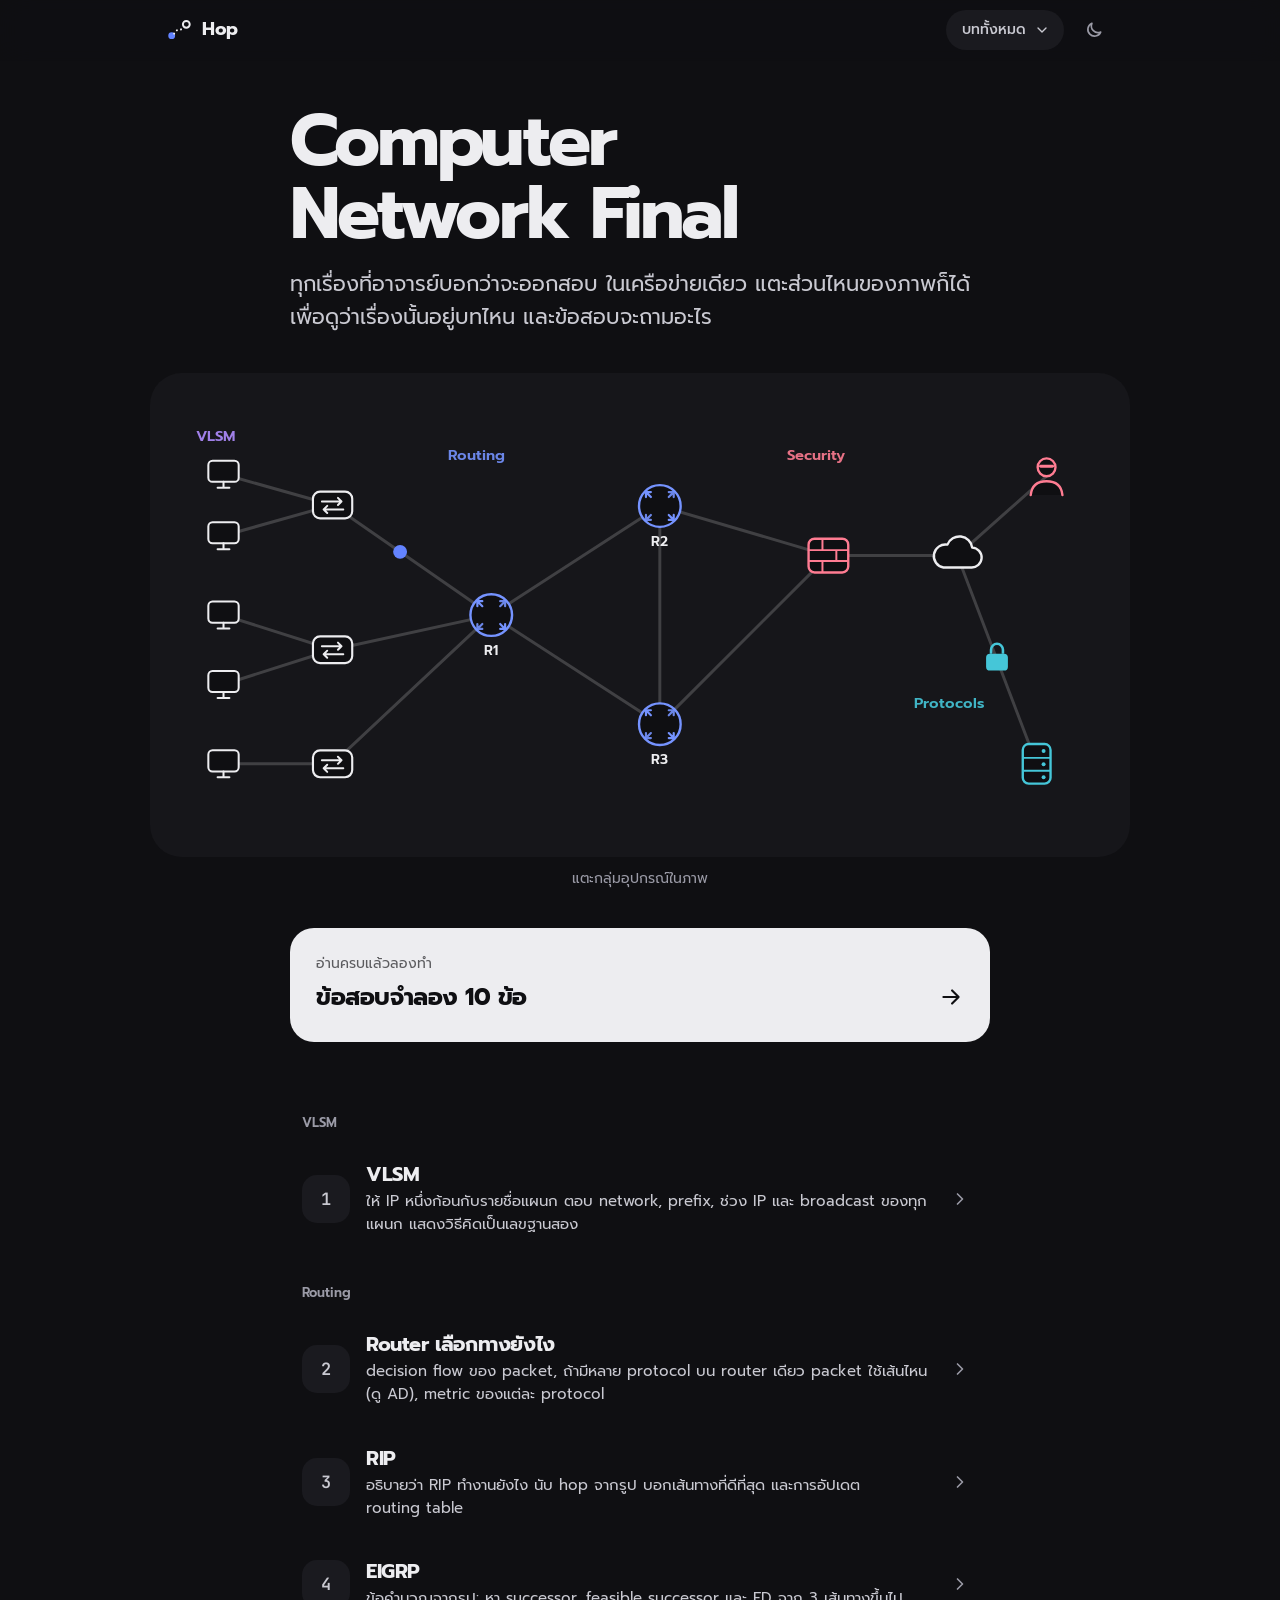
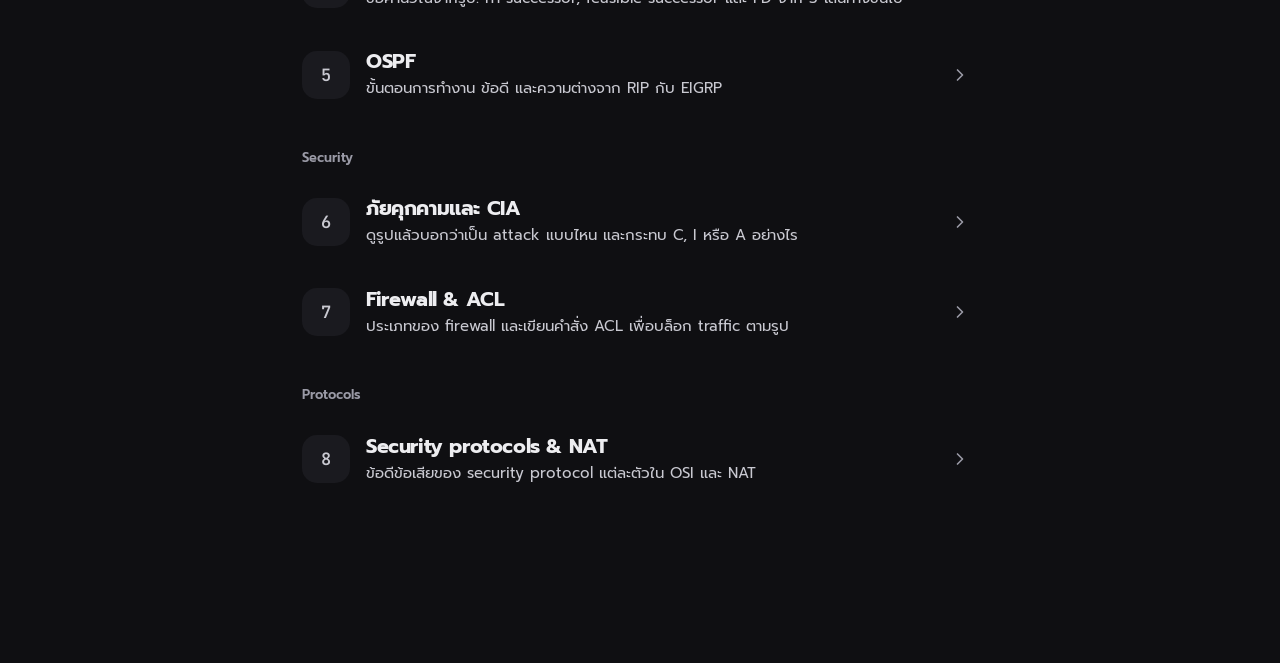
<file: index.html>
<!doctype html>
<html lang="th">
<head>
<meta charset="utf-8">
<link rel="icon" href="favicon.svg" type="image/svg+xml">
<meta name="viewport" content="width=device-width, initial-scale=1, viewport-fit=cover">
<title>Hop | Computer Network Final</title>
<meta name="description" content="ติว final วิชา 254363 Computer Network แบบ interactive: VLSM, Routing, RIP, EIGRP, OSPF, Security, ACL">
<meta name="theme-color" content="#0F0F12">
<link rel="preconnect" href="https://fonts.googleapis.com">
<link rel="preconnect" href="https://fonts.gstatic.com" crossorigin>
<link rel="stylesheet" href="https://fonts.googleapis.com/css2?family=Prompt:wght@400;500;600;700&family=JetBrains+Mono:wght@400;500;600;700;800&display=swap">
<link rel="stylesheet" href="assets/core.css">
<style>
  .home-head { padding: 44px 0 10px; }
  .home-head h1 { font-size: clamp(40px, 8vw, 72px); line-height: 1.02; letter-spacing: -.04em; margin: 0 0 16px; font-weight: 700; text-wrap: balance; }
  .home-head p { font-size: clamp(18px, 2.4vw, 21px); line-height: 1.6; color: var(--ink-2); margin: 0; max-width: 34em; text-wrap: pretty; }
  .world { margin: 28px auto 0; max-width: var(--wide); background: var(--band); border-radius: 32px; padding: 14px; position: relative; overflow: hidden; }
  .world svg { display: block; width: 100%; height: auto; }
  .world .zone { cursor: pointer; }
  .world .zone .hull { fill: var(--zc-s); stroke: var(--zc); stroke-width: 2; stroke-dasharray: 6 6; opacity: .0; transition: opacity 220ms ease; }
  .world .zone .zl { font: 600 15px var(--font); fill: var(--zc); opacity: .9; transition: opacity 200ms ease; }
  .world .zone:hover .hull, .world .zone.on .hull { opacity: 1; }
  .world.picked .zone:not(.on) .dev { opacity: .35; }
  .world .dev { transition: opacity 220ms ease; }
  .world .link { stroke: var(--line-2); stroke-width: 3; stroke-linecap: round; fill: none; }
  .world .zone:focus { outline: none; }
  .world .zone:focus-visible .hull { opacity: 1; stroke-dasharray: none; }
  .z-ip { --zc: var(--c-violet); --zc-s: var(--c-violet-s); }
  .z-rt { --zc: var(--c-blue); --zc-s: var(--c-blue-s); }
  .z-sec { --zc: var(--c-rose); --zc-s: var(--c-rose-s); }
  .z-pr { --zc: var(--c-teal); --zc-s: var(--c-teal-s); }
  .hint { text-align: center; font-size: 14px; color: var(--muted); margin: 10px 0 0; }

  .chaps { max-width: var(--col); margin: 44px auto 0; display: grid; gap: 2px; }
  .ch { display: grid; grid-template-columns: 48px 1fr 24px; gap: 16px; align-items: center; padding: 18px 16px 18px 12px; border-radius: 20px; color: var(--ink); transition: background-color 200ms ease, transform 140ms var(--ease), opacity 220ms ease; }
  .ch:active { transform: scale(.99); }
  .ch .n { width: 48px; height: 48px; border-radius: 15px; display: grid; place-items: center; font: 600 17px var(--mono); background: var(--surface); color: var(--ink-2); transition: background-color 200ms ease, color 200ms ease; }
  .ch .t { font-size: 20px; font-weight: 700; letter-spacing: -.02em; line-height: 1.3; }
  .ch .s { font-size: 15px; color: var(--ink-2); line-height: 1.55; margin-top: 3px; text-wrap: pretty; }
  .ch svg { width: 20px; height: 20px; color: var(--muted); }
  .ch.on { background: var(--zc-s); }
  .ch.on .n { background: var(--zc); color: #fff; }
  .chaps.picked .ch:not(.on) { opacity: .45; }
  @media (hover: hover) and (pointer: fine) { .ch:hover { background: var(--surface); } .ch.on:hover { background: var(--zc-s); } }
  .grouphead { font-size: 13px; font-weight: 600; color: var(--muted); margin: 26px 12px 6px; }
</style>
</head>
<body>
<main>
  <div class="col home-head">
    <h1>Computer Network Final</h1>
    <p>ทุกเรื่องที่อาจารย์บอกว่าจะออกสอบ ในเครือข่ายเดียว แตะส่วนไหนของภาพก็ได้เพื่อดูว่าเรื่องนั้นอยู่บทไหน และข้อสอบจะถามอะไร</p>
  </div>
  <div class="world" id="world"></div>
  <p class="hint" id="hint">แตะกลุ่มอุปกรณ์ในภาพ</p>
  <a class="next" href="exam.html" style="margin-top:36px"><div class="s">อ่านครบแล้วลองทำ</div><div class="t">ข้อสอบจำลอง 10 ข้อ <svg viewBox="0 0 24 24" fill="none" stroke="currentColor" stroke-width="2" stroke-linecap="round" stroke-linejoin="round"><path d="M5 12h14M13 6l6 6-6 6"/></svg></div></a>
  <div class="chaps" id="chaps"></div>
</main>
<script src="assets/core.js"></script>
<script src="home.js"></script>
</body>
</html>
</file>
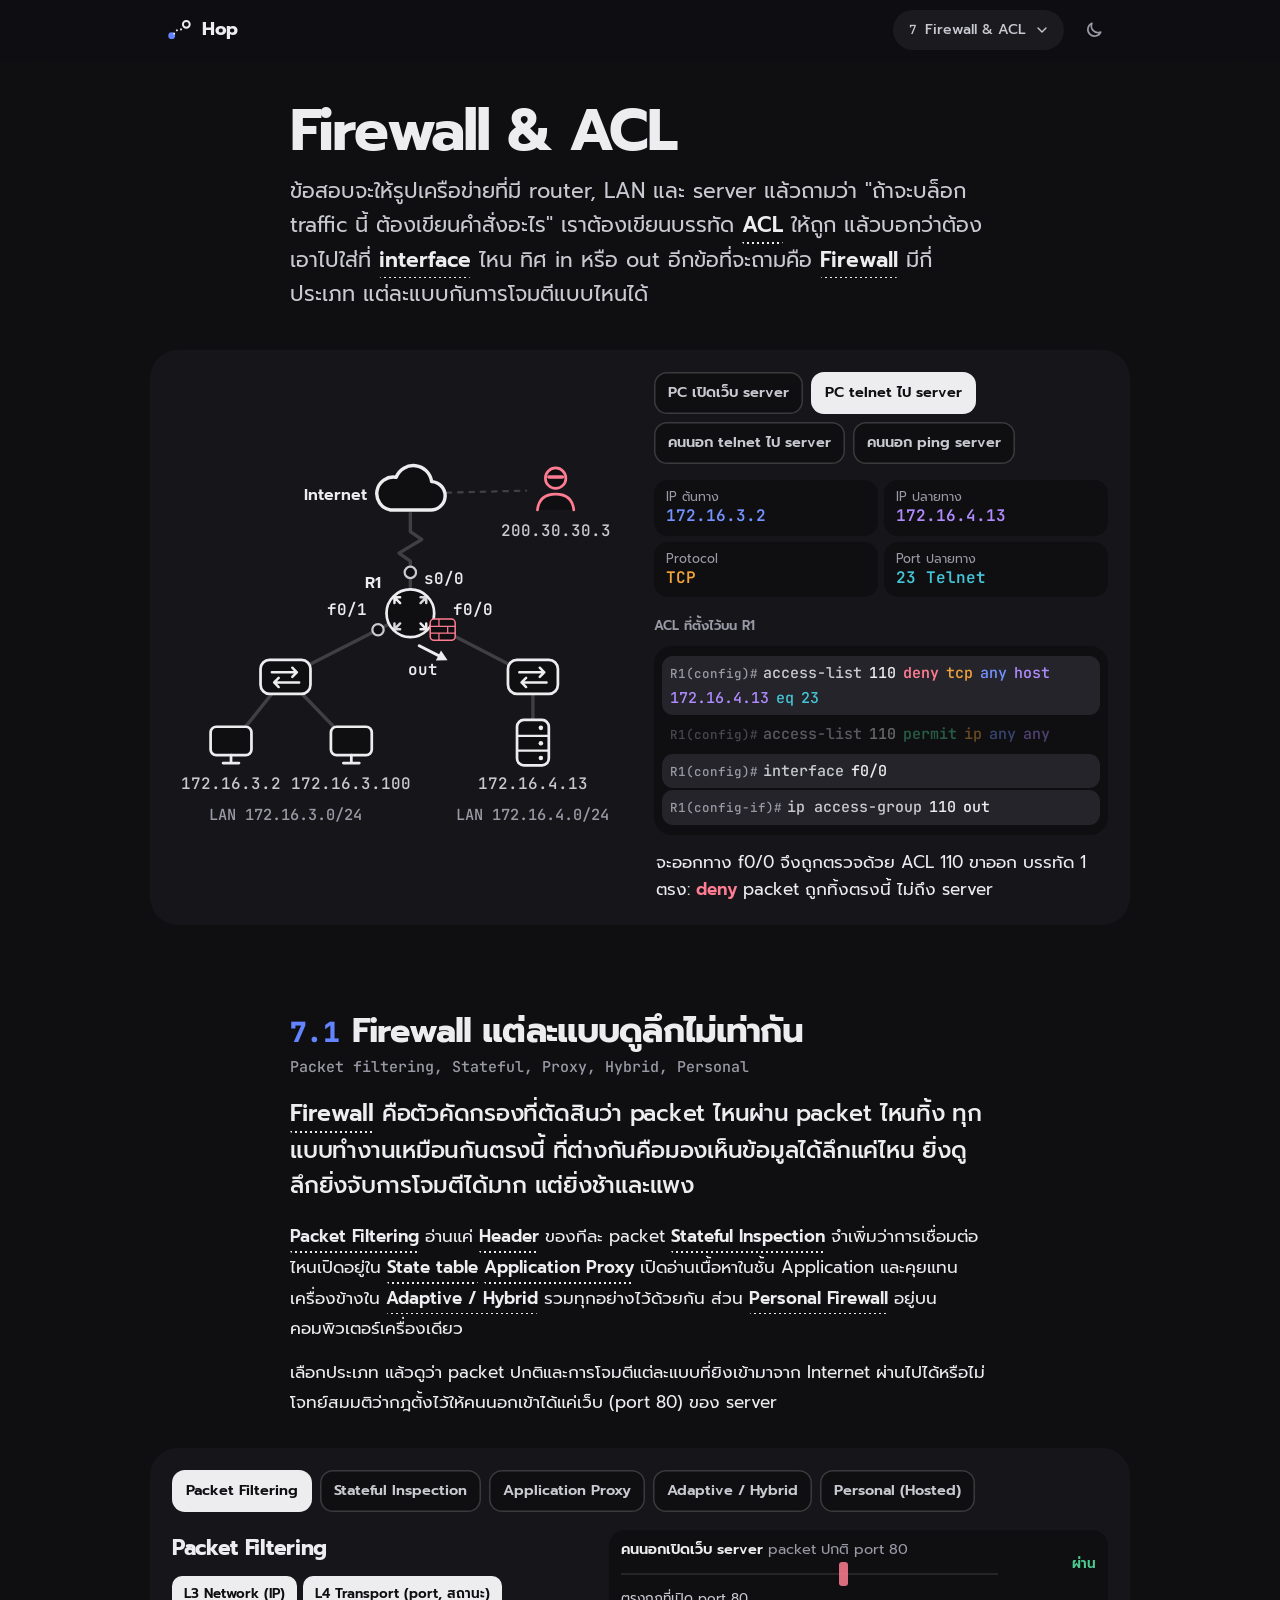
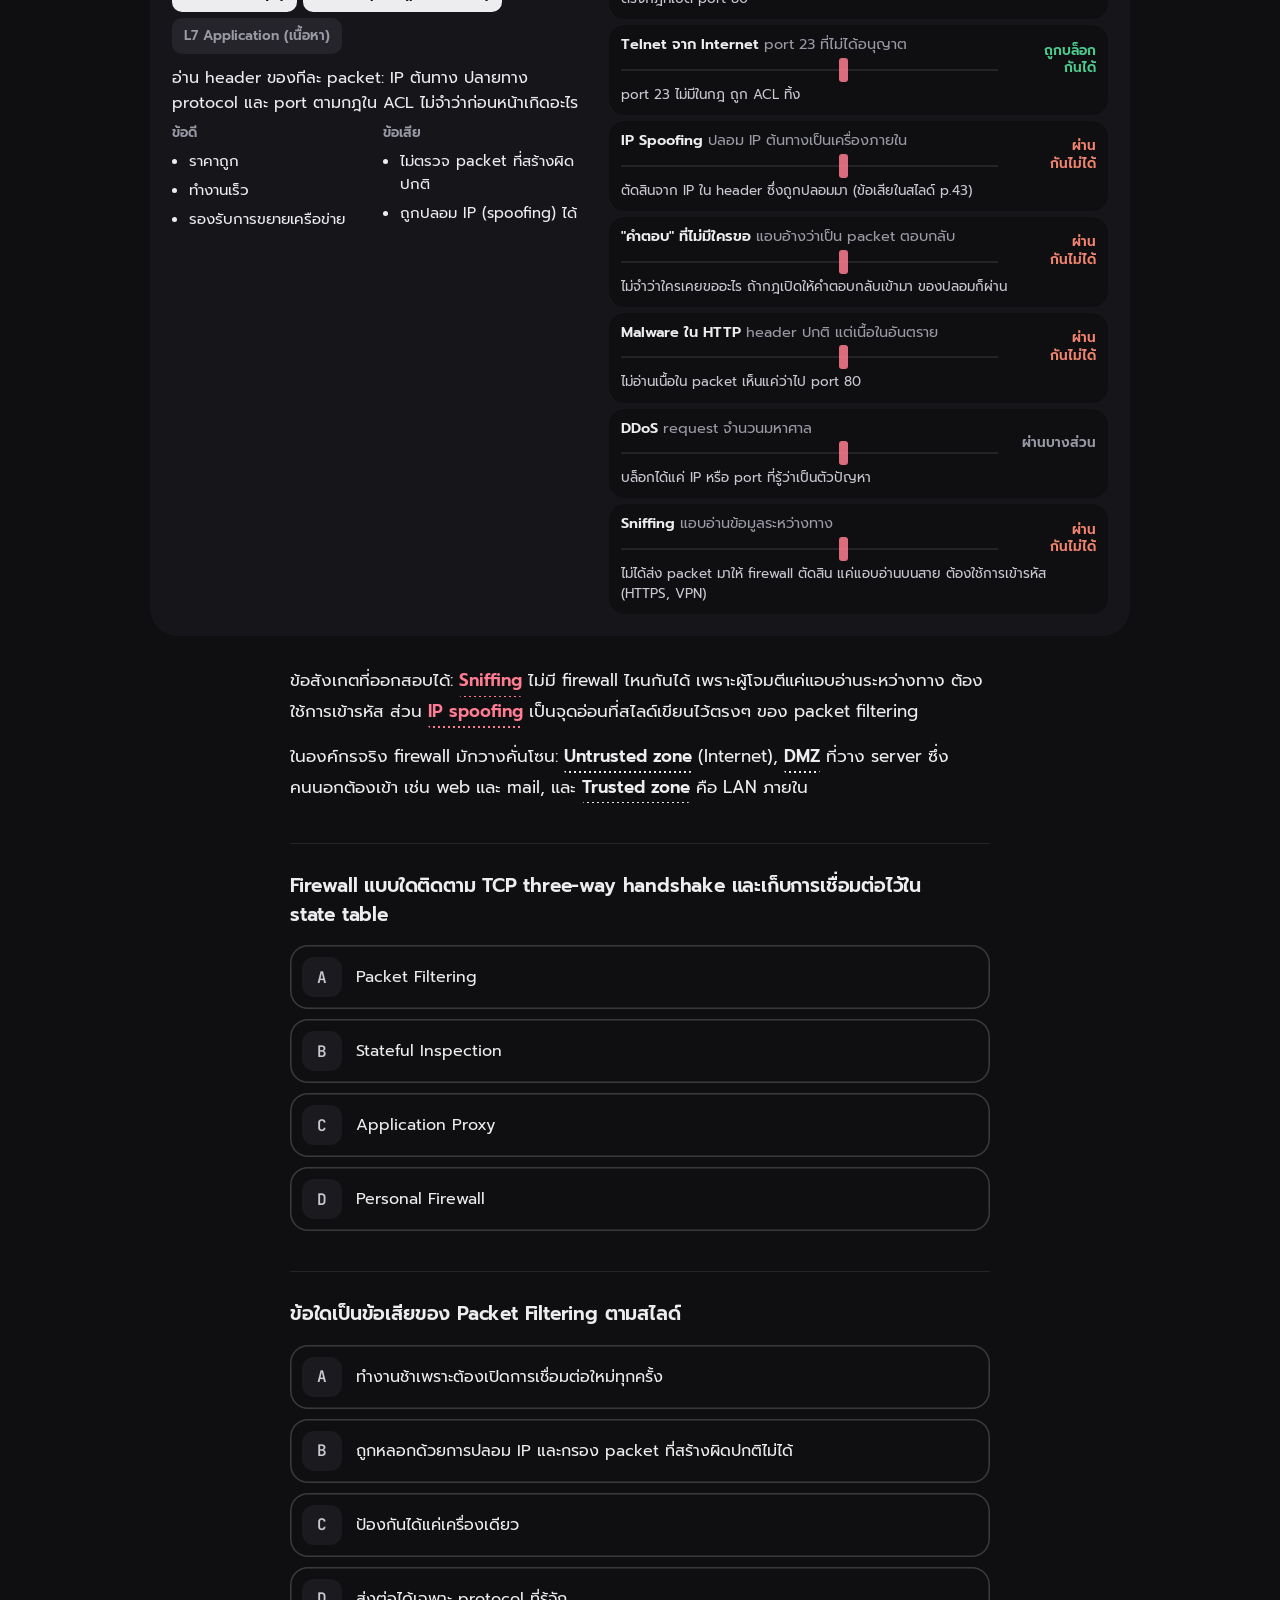
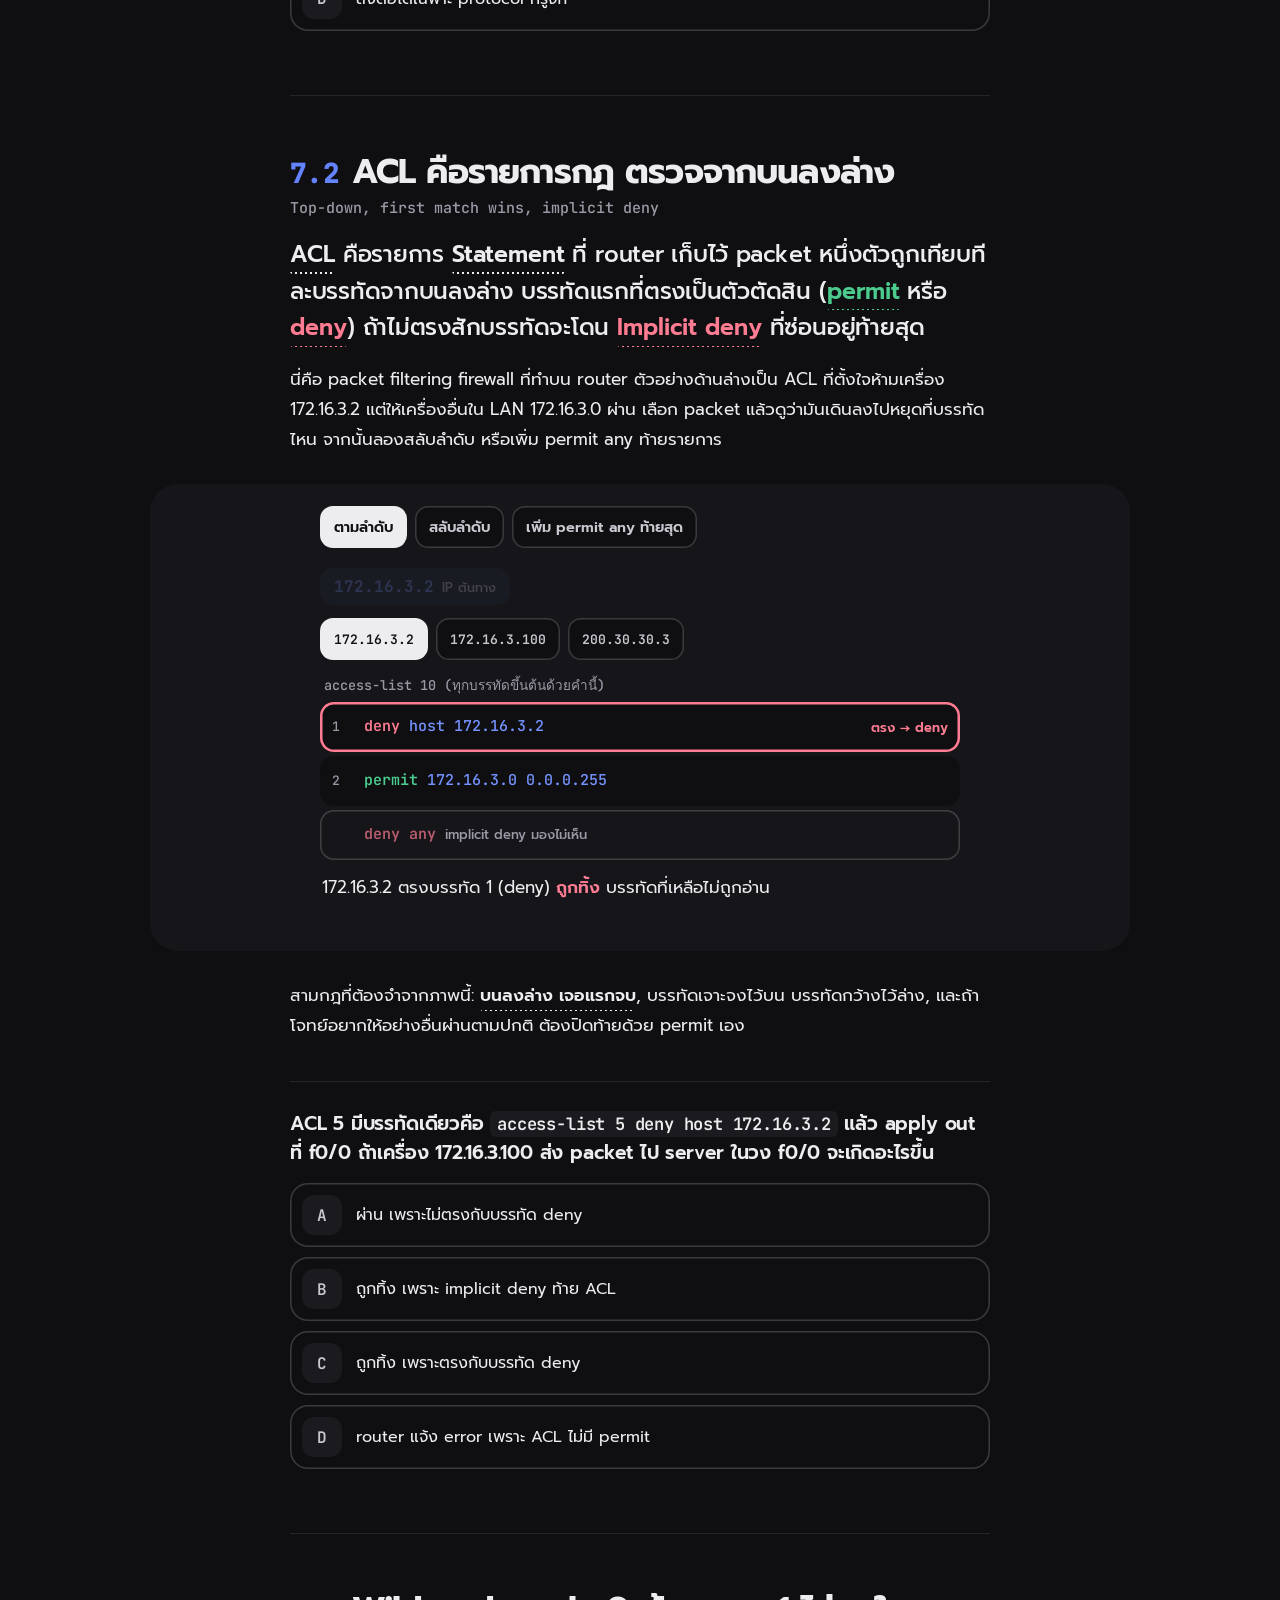
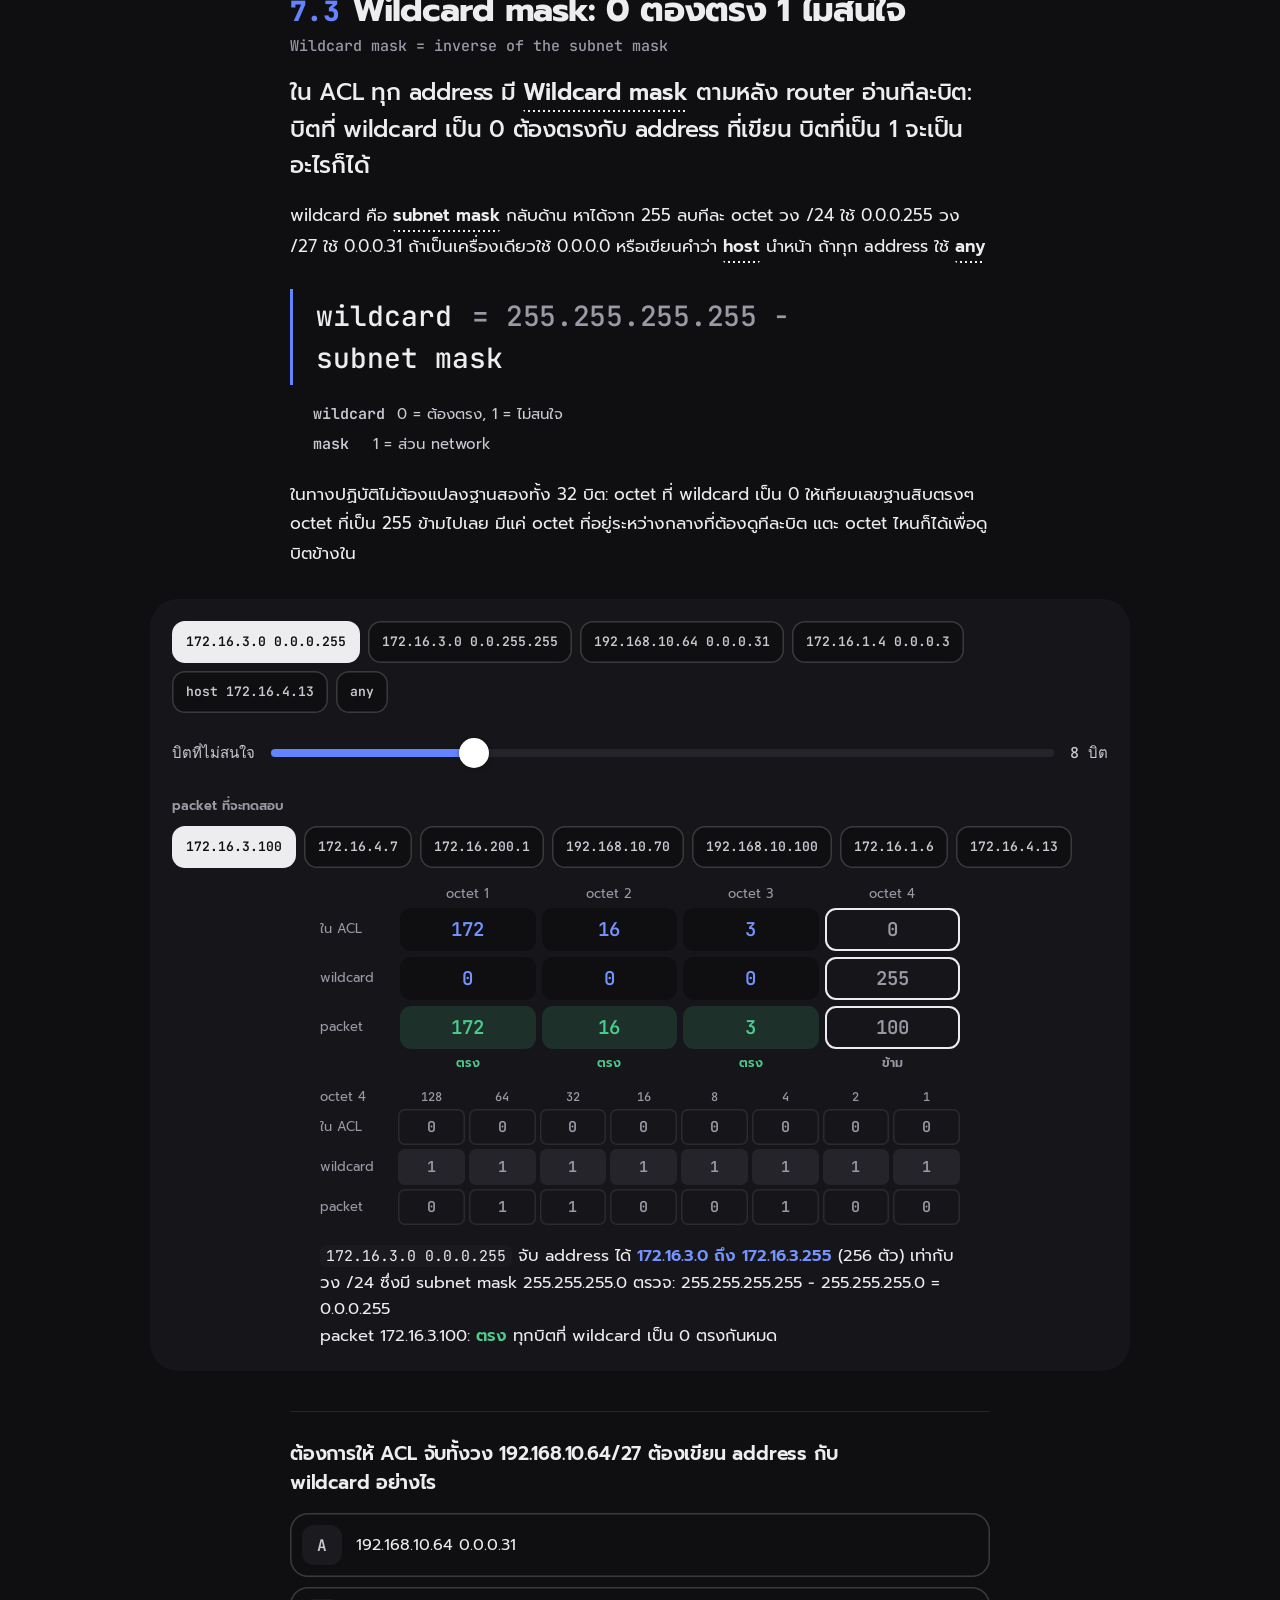
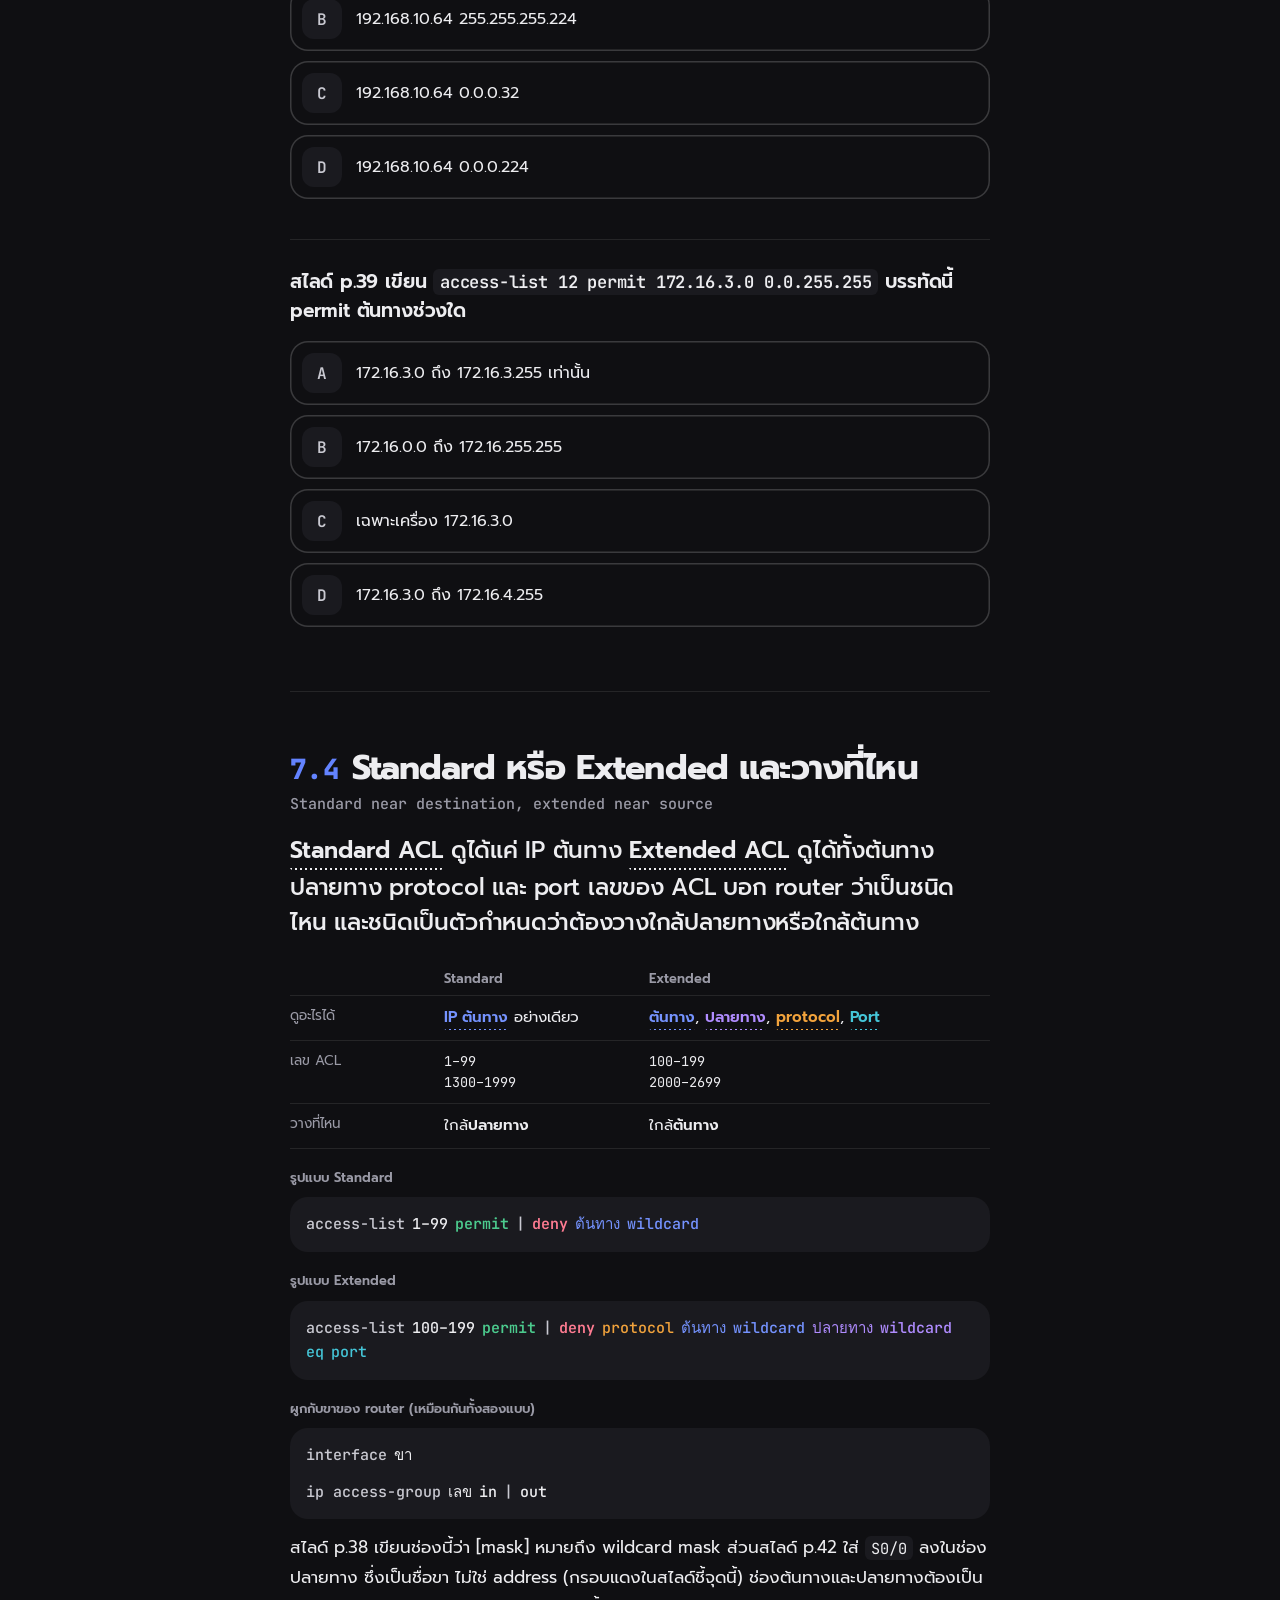
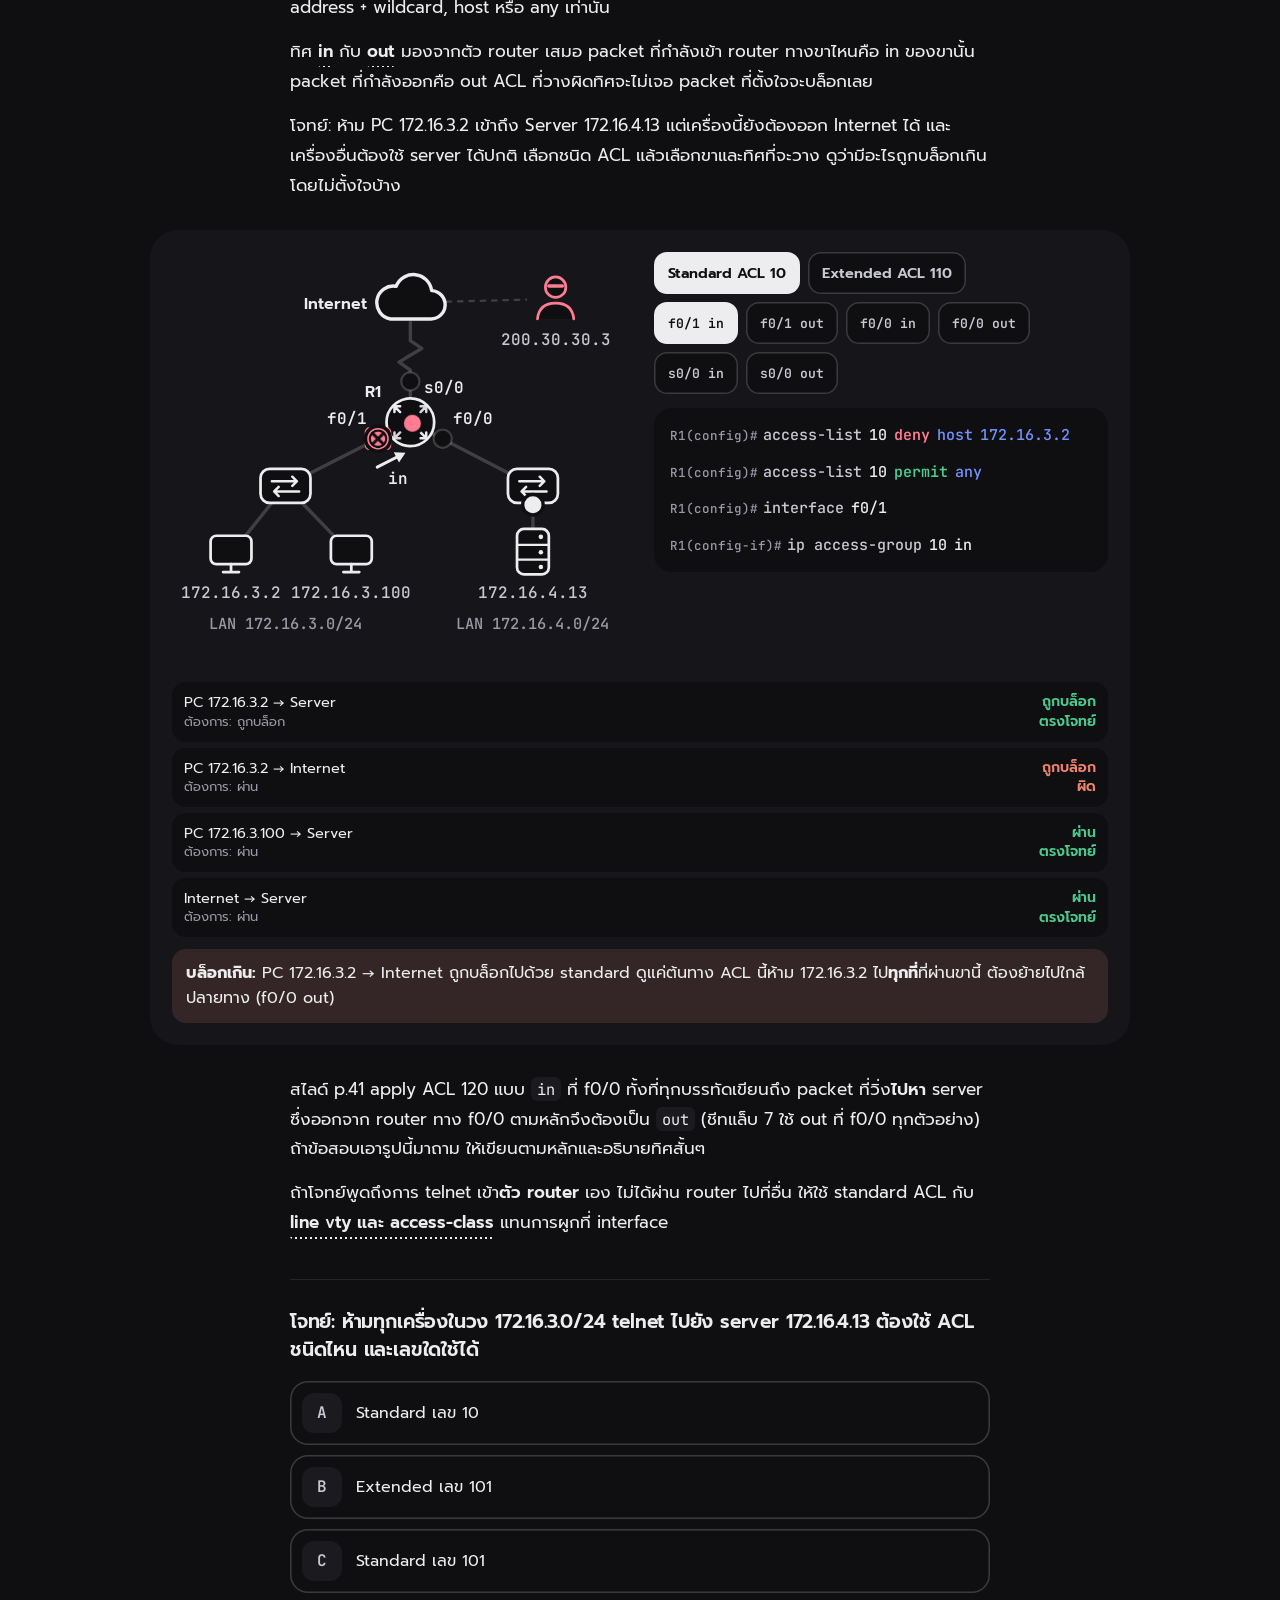
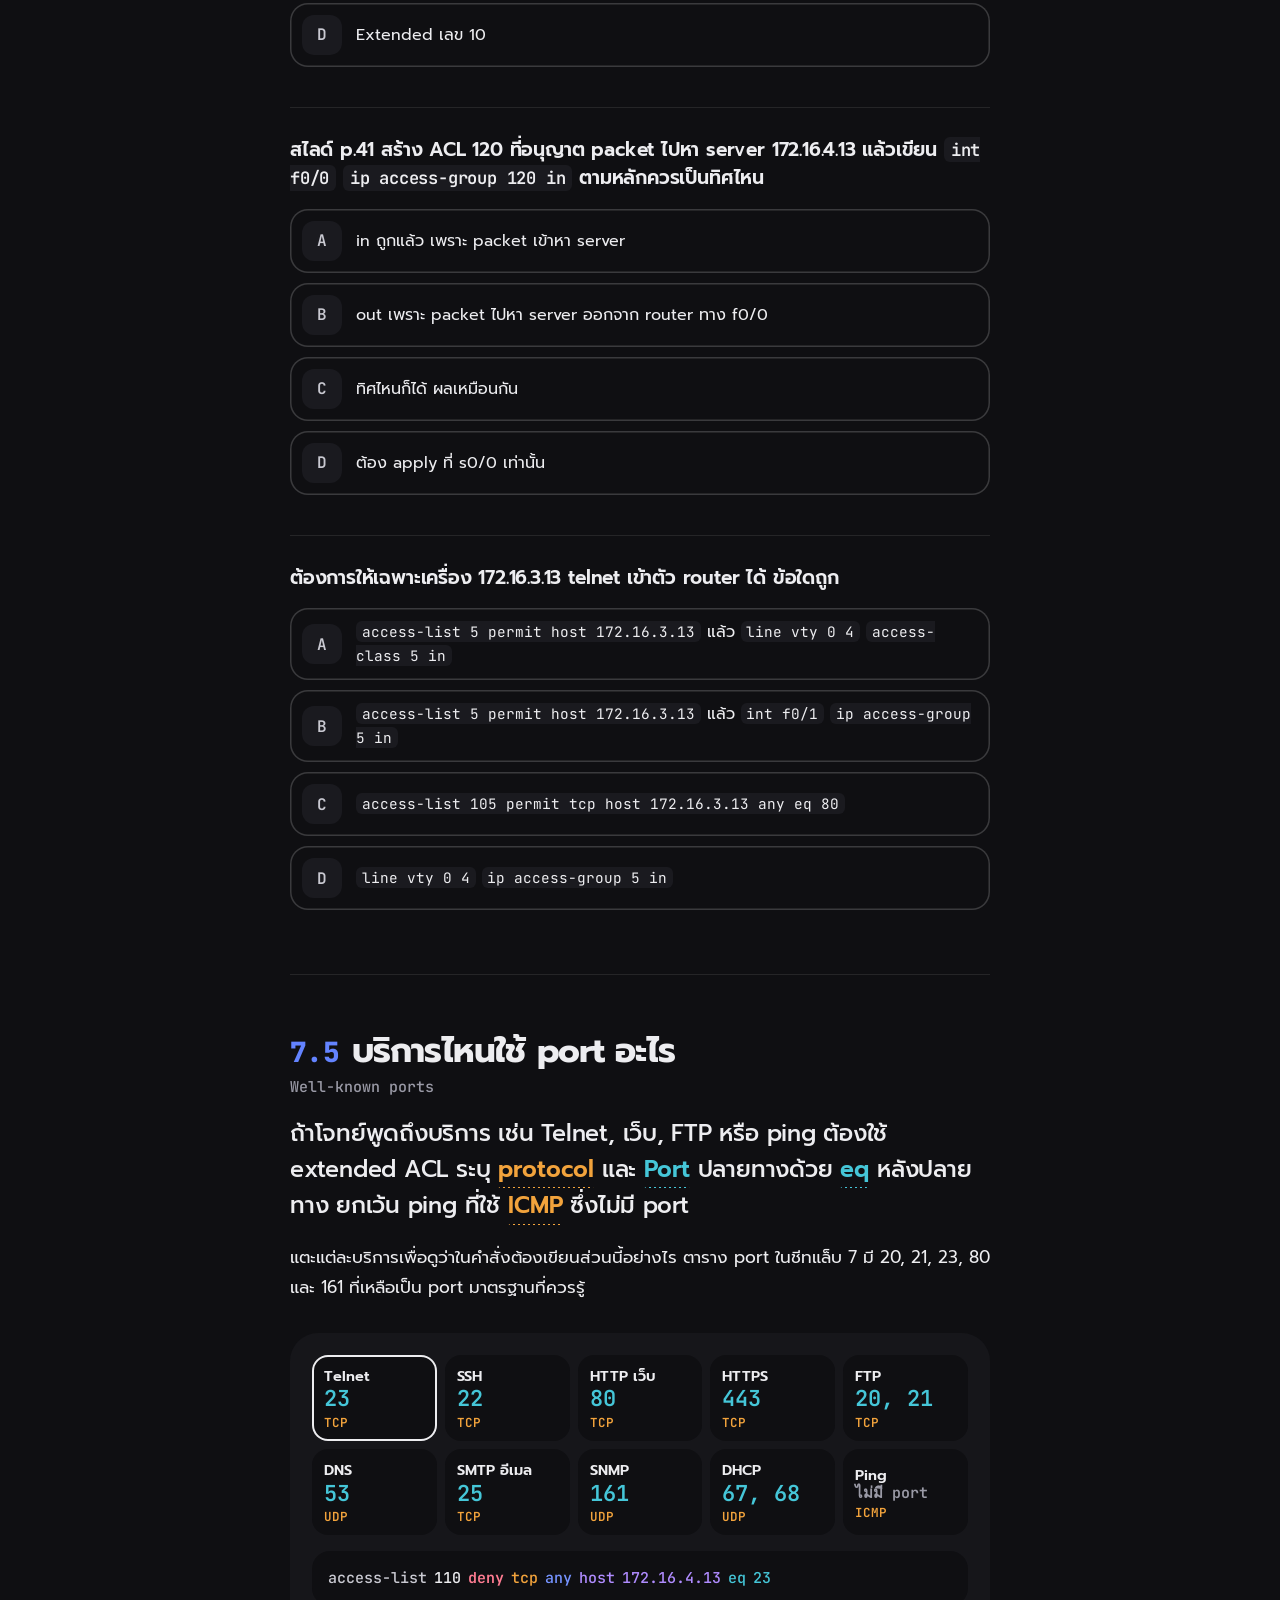
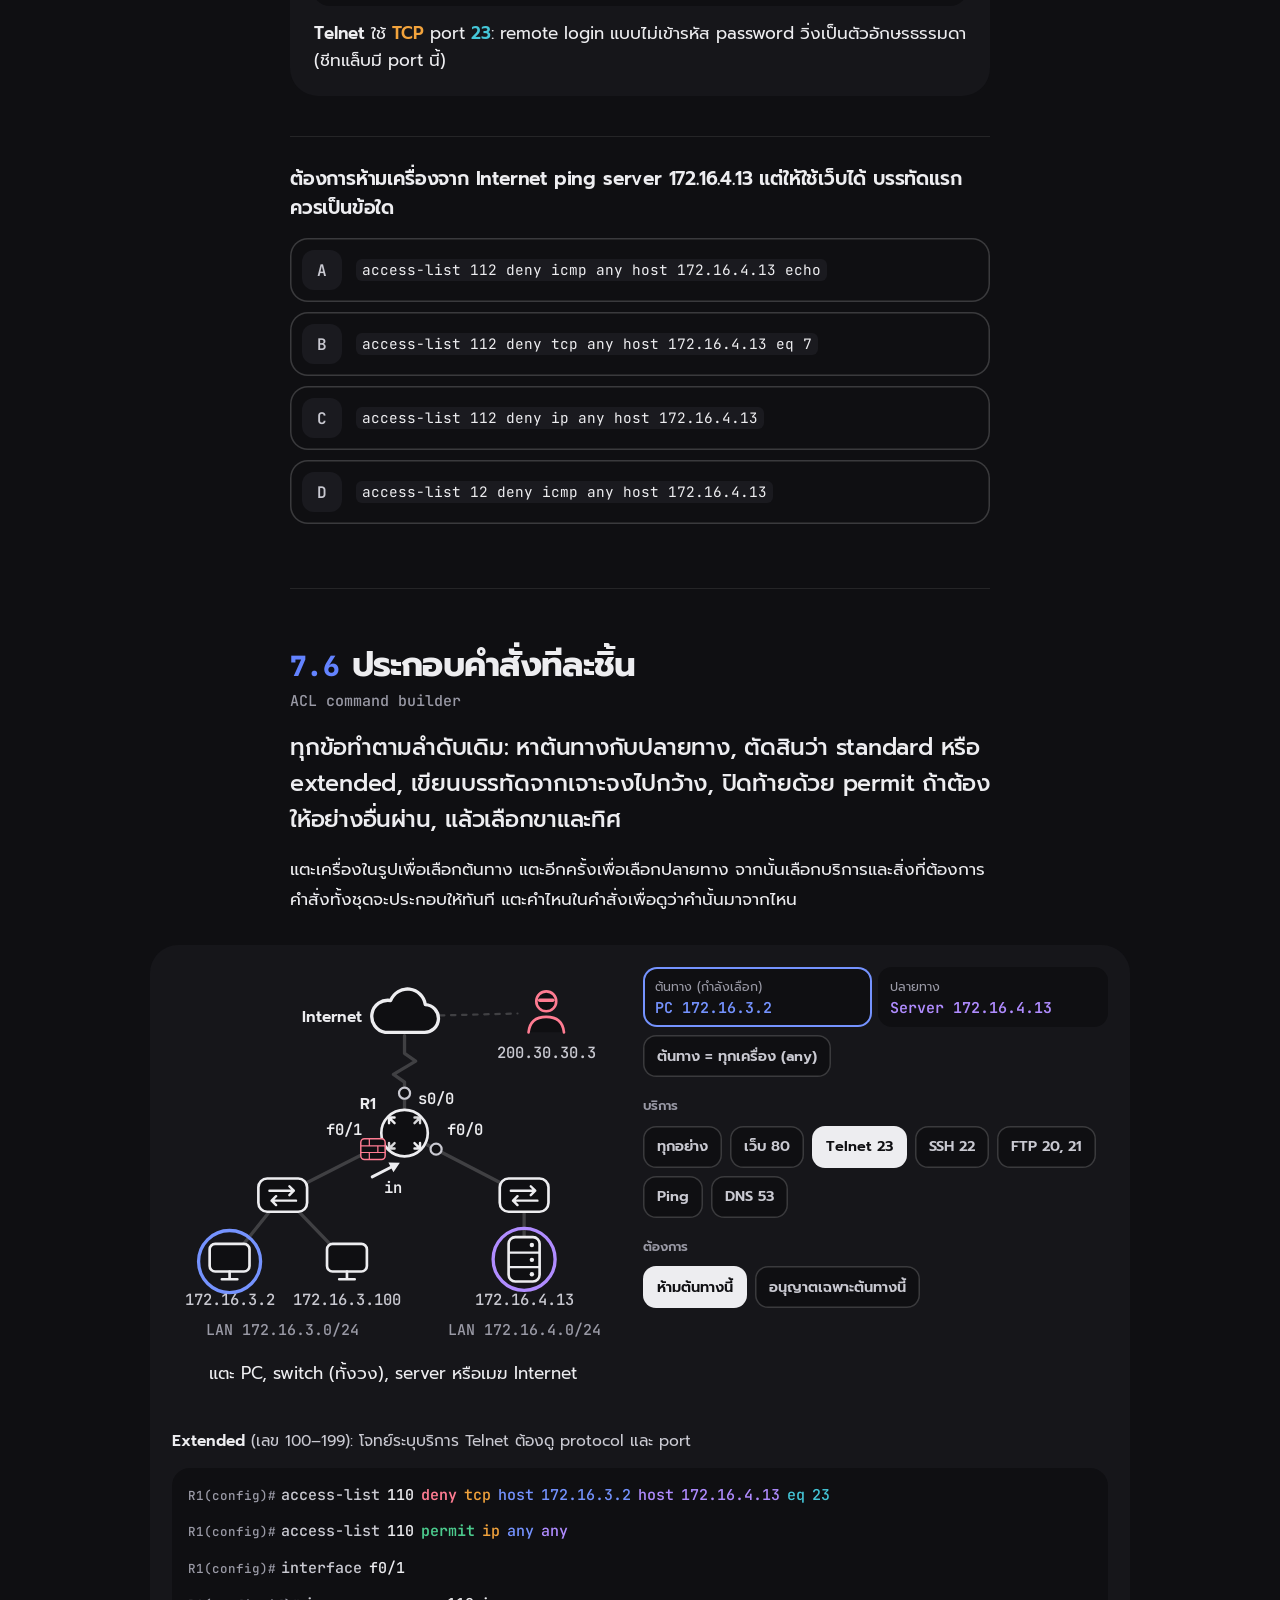
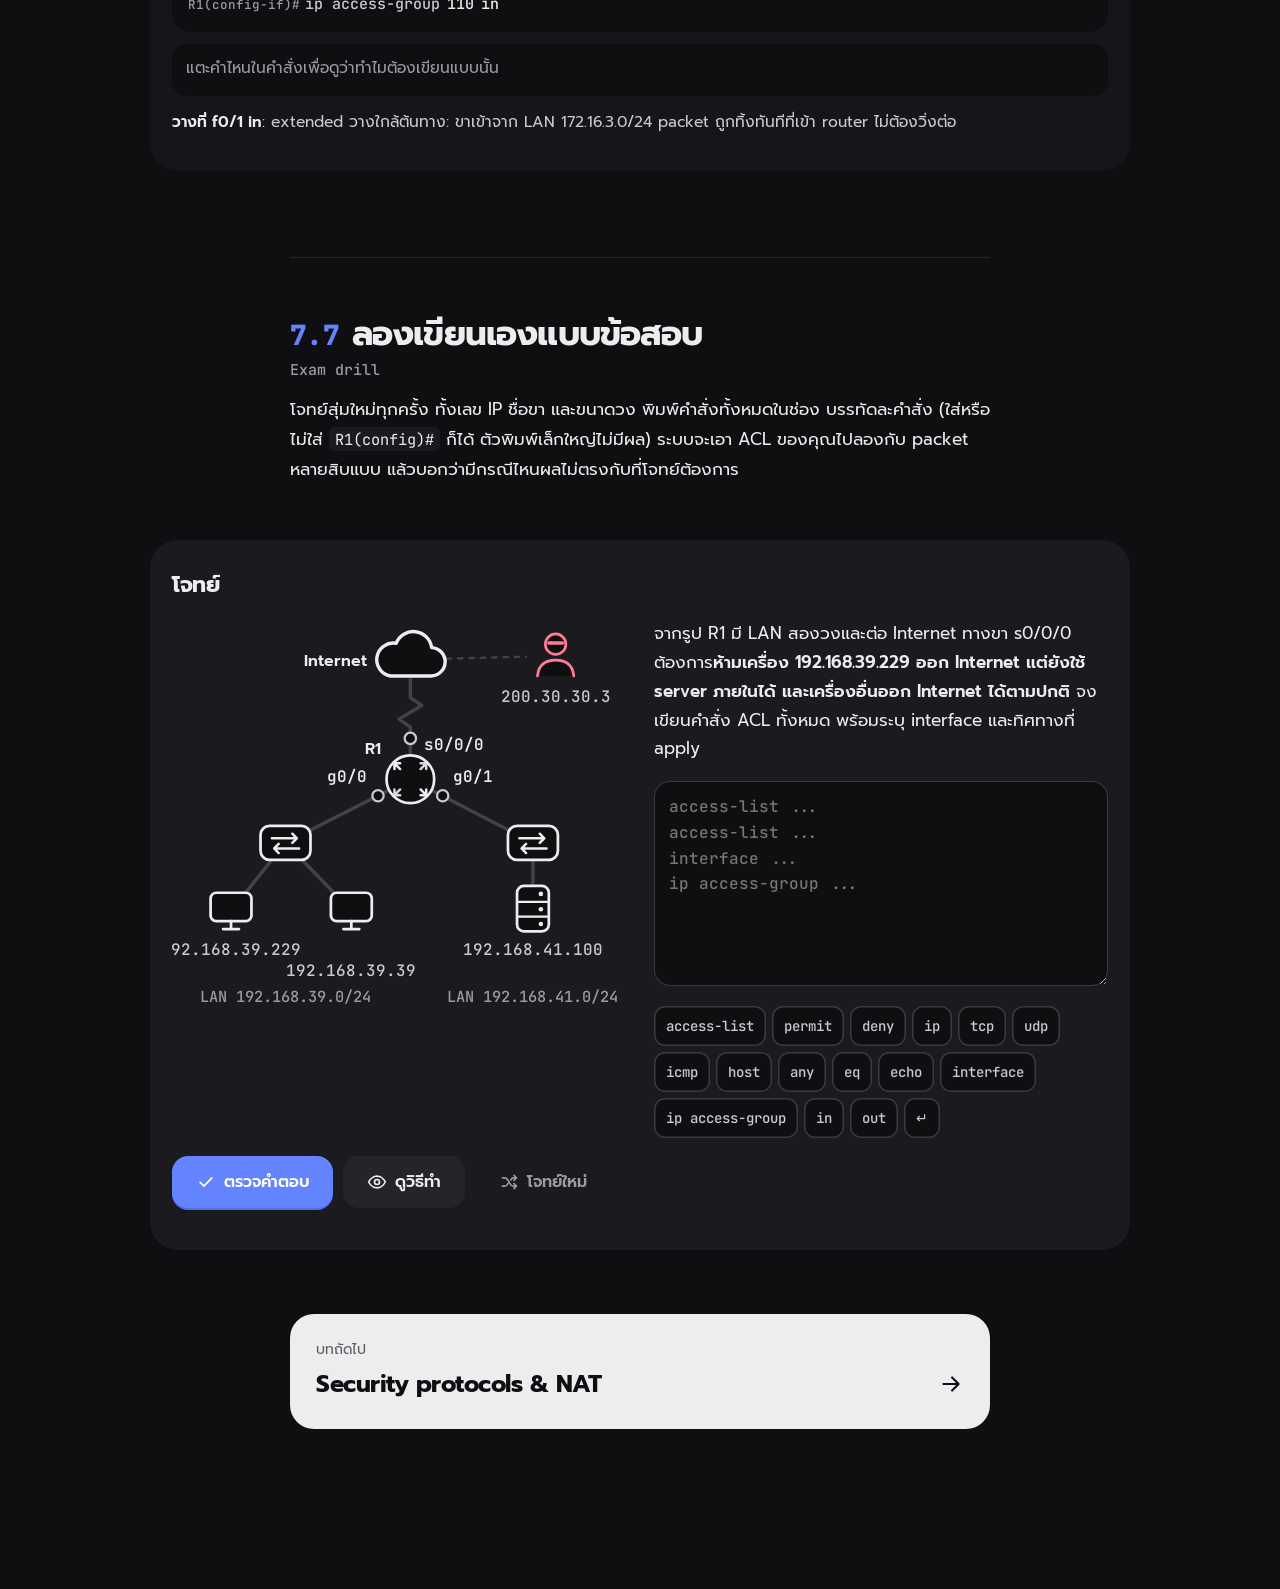
<file: acl.html>
<!doctype html>
<html lang="th">
<head>
<meta charset="utf-8">
<link rel="icon" href="favicon.svg" type="image/svg+xml">
<meta name="viewport" content="width=device-width, initial-scale=1, viewport-fit=cover">
<title>Firewall &amp; ACL | Hop</title>
<meta name="theme-color" content="#0F0F12">
<link rel="preconnect" href="https://fonts.googleapis.com">
<link rel="preconnect" href="https://fonts.gstatic.com" crossorigin>
<link rel="stylesheet" href="https://fonts.googleapis.com/css2?family=Prompt:wght@400;500;600;700&family=JetBrains+Mono:wght@400;500;600;700;800&display=swap">
<link rel="stylesheet" href="assets/core.css">
<link rel="stylesheet" href="assets/ip.css">
<link rel="stylesheet" href="assets/acl.css">
</head>
<body>
<main>
  <div class="col head">
    <h1>Firewall &amp; ACL</h1>
    <p class="lede">ข้อสอบจะให้รูปเครือข่ายที่มี router, LAN และ server แล้วถามว่า "ถ้าจะบล็อก traffic นี้ ต้องเขียนคำสั่งอะไร" เราต้องเขียนบรรทัด [[acl|ACL]] ให้ถูก แล้วบอกว่าต้องเอาไปใส่ที่ [[iface|interface]] ไหน ทิศ in หรือ out อีกข้อที่จะถามคือ [[firewall]] มีกี่ประเภท แต่ละแบบกันการโจมตีแบบไหนได้</p>
  </div>

  <div class="fig map" id="map"></div>

  <section class="idea col" id="s-fw">
    <h2>Firewall แต่ละแบบดูลึกไม่เท่ากัน<span class="en">Packet filtering, Stateful, Proxy, Hybrid, Personal</span></h2>
    <p class="key">[[firewall|Firewall]] คือตัวคัดกรองที่ตัดสินว่า packet ไหนผ่าน packet ไหนทิ้ง ทุกแบบทำงานเหมือนกันตรงนี้ ที่ต่างกันคือมองเห็นข้อมูลได้ลึกแค่ไหน ยิ่งดูลึกยิ่งจับการโจมตีได้มาก แต่ยิ่งช้าและแพง</p>
    <p>[[pf]] อ่านแค่ [[header]] ของทีละ packet [[stateful]] จำเพิ่มว่าการเชื่อมต่อไหนเปิดอยู่ใน [[statetable]] [[proxy]] เปิดอ่านเนื้อหาในชั้น Application และคุยแทนเครื่องข้างใน [[hybrid]] รวมทุกอย่างไว้ด้วยกัน ส่วน [[personal]] อยู่บนคอมพิวเตอร์เครื่องเดียว</p>
    <p>เลือกประเภท แล้วดูว่า packet ปกติและการโจมตีแต่ละแบบที่ยิงเข้ามาจาก Internet ผ่านไปได้หรือไม่ โจทย์สมมติว่ากฎตั้งไว้ให้คนนอกเข้าได้แค่เว็บ (port 80) ของ server</p>
    <div class="fig" id="fig-fw"></div>
    <p>ข้อสังเกตที่ออกสอบได้: [[sniff|Sniffing]] ไม่มี firewall ไหนกันได้ เพราะผู้โจมตีแค่แอบอ่านระหว่างทาง ต้องใช้การเข้ารหัส ส่วน [[spoof|IP spoofing]] เป็นจุดอ่อนที่สไลด์เขียนไว้ตรงๆ ของ packet filtering</p>
    <p>ในองค์กรจริง firewall มักวางคั่นโซน: [[untrusted]] (Internet), [[dmz|DMZ]] ที่วาง server ซึ่งคนนอกต้องเข้า เช่น web และ mail, และ [[trusted]] คือ LAN ภายใน</p>
    <div id="q-fw"></div>
  </section>

  <section class="idea col" id="s-list">
    <h2>ACL คือรายการกฎ ตรวจจากบนลงล่าง<span class="en">Top-down, first match wins, implicit deny</span></h2>
    <p class="key">[[acl|ACL]] คือรายการ [[statement]] ที่ router เก็บไว้ packet หนึ่งตัวถูกเทียบทีละบรรทัดจากบนลงล่าง บรรทัดแรกที่ตรงเป็นตัวตัดสิน ([[permit]] หรือ [[deny]]) ถ้าไม่ตรงสักบรรทัดจะโดน [[implicit]] ที่ซ่อนอยู่ท้ายสุด</p>
    <p>นี่คือ packet filtering firewall ที่ทำบน router ตัวอย่างด้านล่างเป็น ACL ที่ตั้งใจห้ามเครื่อง 172.16.3.2 แต่ให้เครื่องอื่นใน LAN 172.16.3.0 ผ่าน เลือก packet แล้วดูว่ามันเดินลงไปหยุดที่บรรทัดไหน จากนั้นลองสลับลำดับ หรือเพิ่ม permit any ท้ายรายการ</p>
    <div class="fig" id="fig-list"></div>
    <p>สามกฎที่ต้องจำจากภาพนี้: [[firstmatch]], บรรทัดเจาะจงไว้บน บรรทัดกว้างไว้ล่าง, และถ้าโจทย์อยากให้อย่างอื่นผ่านตามปกติ ต้องปิดท้ายด้วย permit เอง</p>
    <div id="q-list"></div>
  </section>

  <section class="idea col" id="s-wild">
    <h2>Wildcard mask: 0 ต้องตรง 1 ไม่สนใจ<span class="en">Wildcard mask = inverse of the subnet mask</span></h2>
    <p class="key">ใน ACL ทุก address มี [[wildcard]] ตามหลัง router อ่านทีละบิต: บิตที่ wildcard เป็น 0 ต้องตรงกับ address ที่เขียน บิตที่เป็น 1 จะเป็นอะไรก็ได้</p>
    <p>wildcard คือ [[smask|subnet mask]] กลับด้าน หาได้จาก 255 ลบทีละ octet วง /24 ใช้ 0.0.0.255 วง /27 ใช้ 0.0.0.31 ถ้าเป็นเครื่องเดียวใช้ 0.0.0.0 หรือเขียนคำว่า [[hostkw|host]] นำหน้า ถ้าทุก address ใช้ [[anykw|any]]</p>
    <div id="eq-wc"></div>
    <p>ในทางปฏิบัติไม่ต้องแปลงฐานสองทั้ง 32 บิต: octet ที่ wildcard เป็น 0 ให้เทียบเลขฐานสิบตรงๆ octet ที่เป็น 255 ข้ามไปเลย มีแค่ octet ที่อยู่ระหว่างกลางที่ต้องดูทีละบิต แตะ octet ไหนก็ได้เพื่อดูบิตข้างใน</p>
    <div class="fig" id="fig-wc"></div>
    <div id="q-wc"></div>
  </section>

  <section class="idea col" id="s-type">
    <h2>Standard หรือ Extended และวางที่ไหน<span class="en">Standard near destination, extended near source</span></h2>
    <p class="key">[[standard]] ดูได้แค่ IP ต้นทาง [[extended]] ดูได้ทั้งต้นทาง ปลายทาง protocol และ port เลขของ ACL บอก router ว่าเป็นชนิดไหน และชนิดเป็นตัวกำหนดว่าต้องวางใกล้ปลายทางหรือใกล้ต้นทาง</p>
    <div id="tbl-type"></div>
    <p>ทิศ [[inbound|in]] กับ [[outbound|out]] มองจากตัว router เสมอ packet ที่กำลังเข้า router ทางขาไหนคือ in ของขานั้น packet ที่กำลังออกคือ out ACL ที่วางผิดทิศจะไม่เจอ packet ที่ตั้งใจจะบล็อกเลย</p>
    <p>โจทย์: ห้าม PC 172.16.3.2 เข้าถึง Server 172.16.4.13 แต่เครื่องนี้ยังต้องออก Internet ได้ และเครื่องอื่นต้องใช้ server ได้ปกติ เลือกชนิด ACL แล้วเลือกขาและทิศที่จะวาง ดูว่ามีอะไรถูกบล็อกเกินโดยไม่ตั้งใจบ้าง</p>
    <div class="fig" id="fig-place"></div>
    <p>สไลด์ p.41 apply ACL 120 แบบ <code>in</code> ที่ f0/0 ทั้งที่ทุกบรรทัดเขียนถึง packet ที่วิ่ง<b>ไปหา</b> server ซึ่งออกจาก router ทาง f0/0 ตามหลักจึงต้องเป็น <code>out</code> (ชีทแล็บ 7 ใช้ out ที่ f0/0 ทุกตัวอย่าง) ถ้าข้อสอบเอารูปนี้มาถาม ให้เขียนตามหลักและอธิบายทิศสั้นๆ</p>
    <p>ถ้าโจทย์พูดถึงการ telnet เข้า<b>ตัว router</b> เอง ไม่ได้ผ่าน router ไปที่อื่น ให้ใช้ standard ACL กับ [[vty|line vty และ access-class]] แทนการผูกที่ interface</p>
    <div id="q-type"></div>
  </section>

  <section class="idea col" id="s-port">
    <h2>บริการไหนใช้ port อะไร<span class="en">Well-known ports</span></h2>
    <p class="key">ถ้าโจทย์พูดถึงบริการ เช่น Telnet, เว็บ, FTP หรือ ping ต้องใช้ extended ACL ระบุ [[proto|protocol]] และ [[port]] ปลายทางด้วย [[eq|eq]] หลังปลายทาง ยกเว้น ping ที่ใช้ [[icmp|ICMP]] ซึ่งไม่มี port</p>
    <p>แตะแต่ละบริการเพื่อดูว่าในคำสั่งต้องเขียนส่วนนี้อย่างไร ตาราง port ในชีทแล็บ 7 มี 20, 21, 23, 80 และ 161 ที่เหลือเป็น port มาตรฐานที่ควรรู้</p>
    <div class="fig in-col" id="fig-port"></div>
    <div id="q-port"></div>
  </section>

  <section class="idea col" id="s-build">
    <h2>ประกอบคำสั่งทีละชิ้น<span class="en">ACL command builder</span></h2>
    <p class="key">ทุกข้อทำตามลำดับเดิม: หาต้นทางกับปลายทาง, ตัดสินว่า standard หรือ extended, เขียนบรรทัดจากเจาะจงไปกว้าง, ปิดท้ายด้วย permit ถ้าต้องให้อย่างอื่นผ่าน, แล้วเลือกขาและทิศ</p>
    <p>แตะเครื่องในรูปเพื่อเลือกต้นทาง แตะอีกครั้งเพื่อเลือกปลายทาง จากนั้นเลือกบริการและสิ่งที่ต้องการ คำสั่งทั้งชุดจะประกอบให้ทันที แตะคำไหนในคำสั่งเพื่อดูว่าคำนั้นมาจากไหน</p>
    <div class="fig" id="fig-build"></div>
  </section>

  <section class="idea col" id="s-drill">
    <h2>ลองเขียนเองแบบข้อสอบ<span class="en">Exam drill</span></h2>
    <p>โจทย์สุ่มใหม่ทุกครั้ง ทั้งเลข IP ชื่อขา และขนาดวง พิมพ์คำสั่งทั้งหมดในช่อง บรรทัดละคำสั่ง (ใส่หรือไม่ใส่ <code>R1(config)#</code> ก็ได้ ตัวพิมพ์เล็กใหญ่ไม่มีผล) ระบบจะเอา ACL ของคุณไปลองกับ packet หลายสิบแบบ แล้วบอกว่ามีกรณีไหนผลไม่ตรงกับที่โจทย์ต้องการ</p>
  </section>
  <div class="drill" id="drill"></div>

  <a class="next" href="protocols.html"><div class="s">บทถัดไป</div><div class="t">Security protocols &amp; NAT <svg viewBox="0 0 24 24" fill="none" stroke="currentColor" stroke-width="2" stroke-linecap="round" stroke-linejoin="round"><path d="M5 12h14M13 6l6 6-6 6"/></svg></div></a>
</main>
<script src="assets/core.js"></script>
<script src="assets/ipcalc.js"></script>
<script src="assets/acl-concepts.js"></script>
<script src="acl.js"></script>
</body>
</html>
</file>
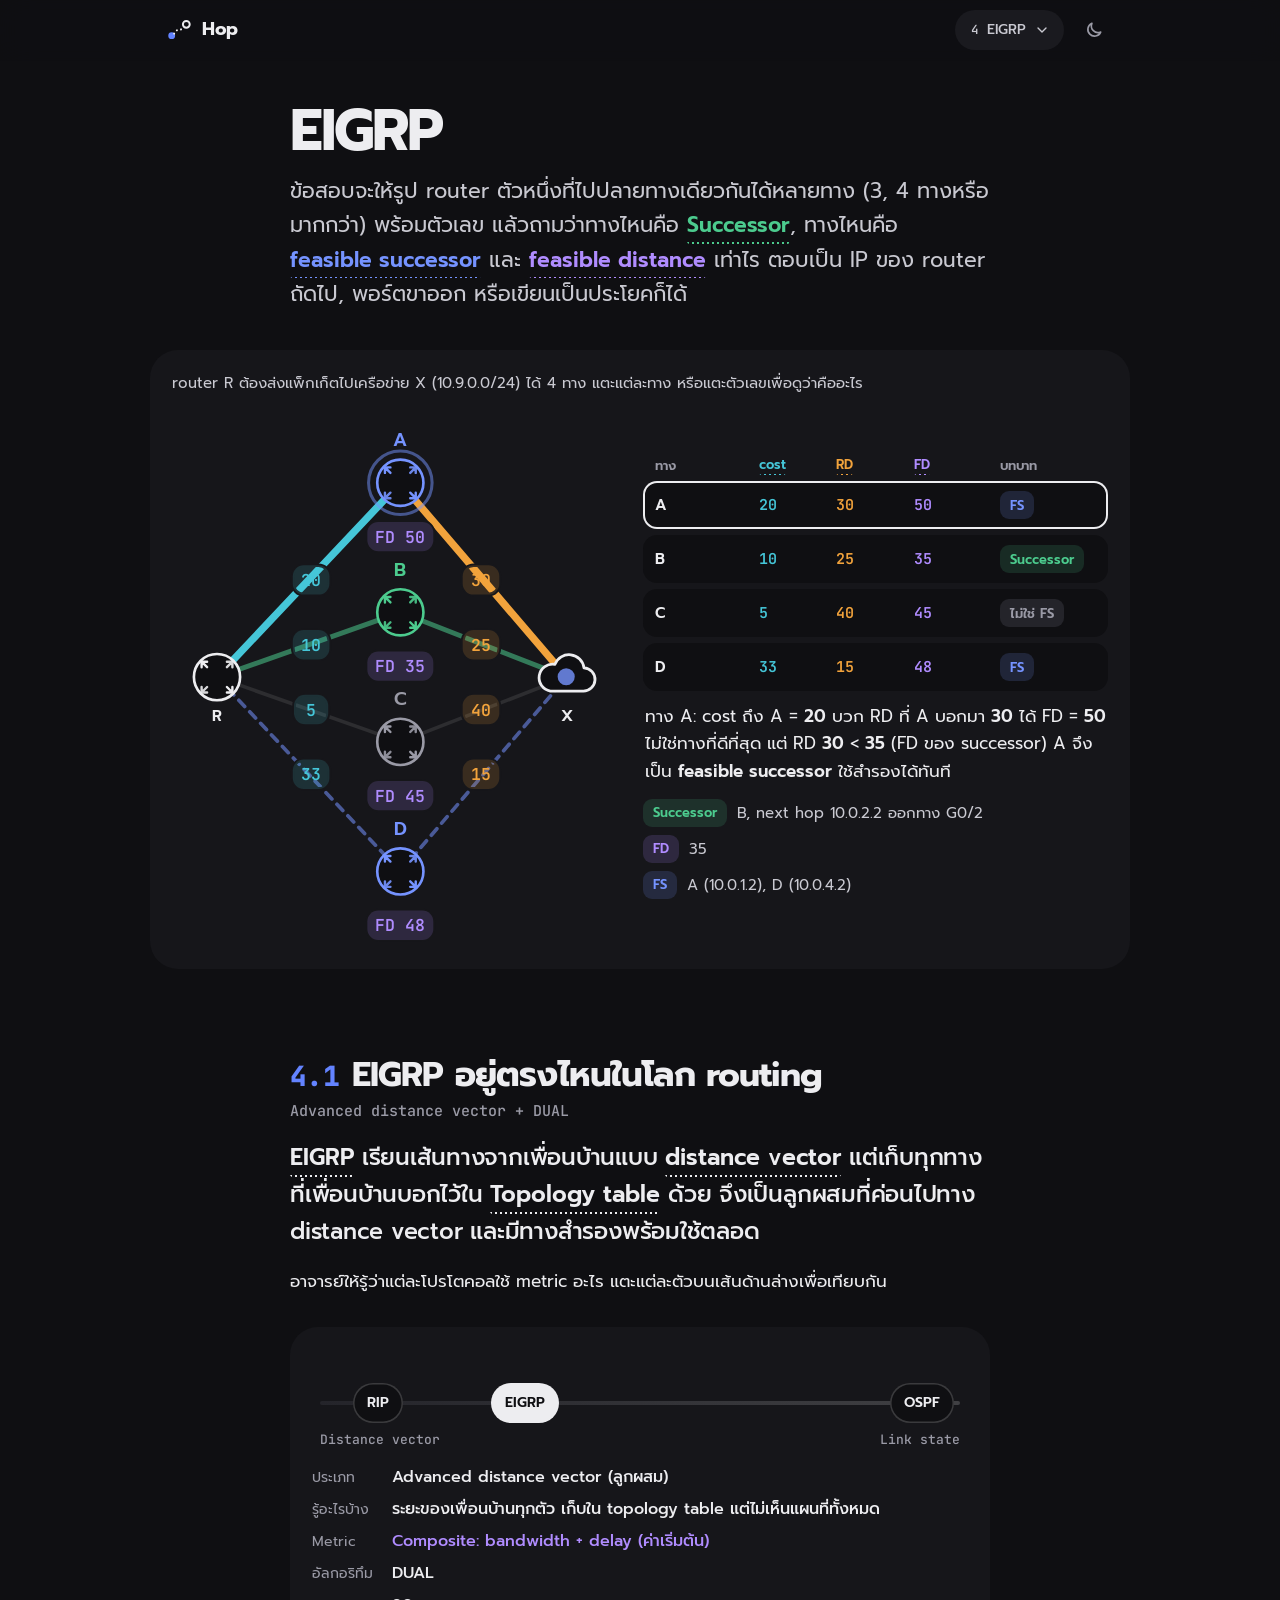
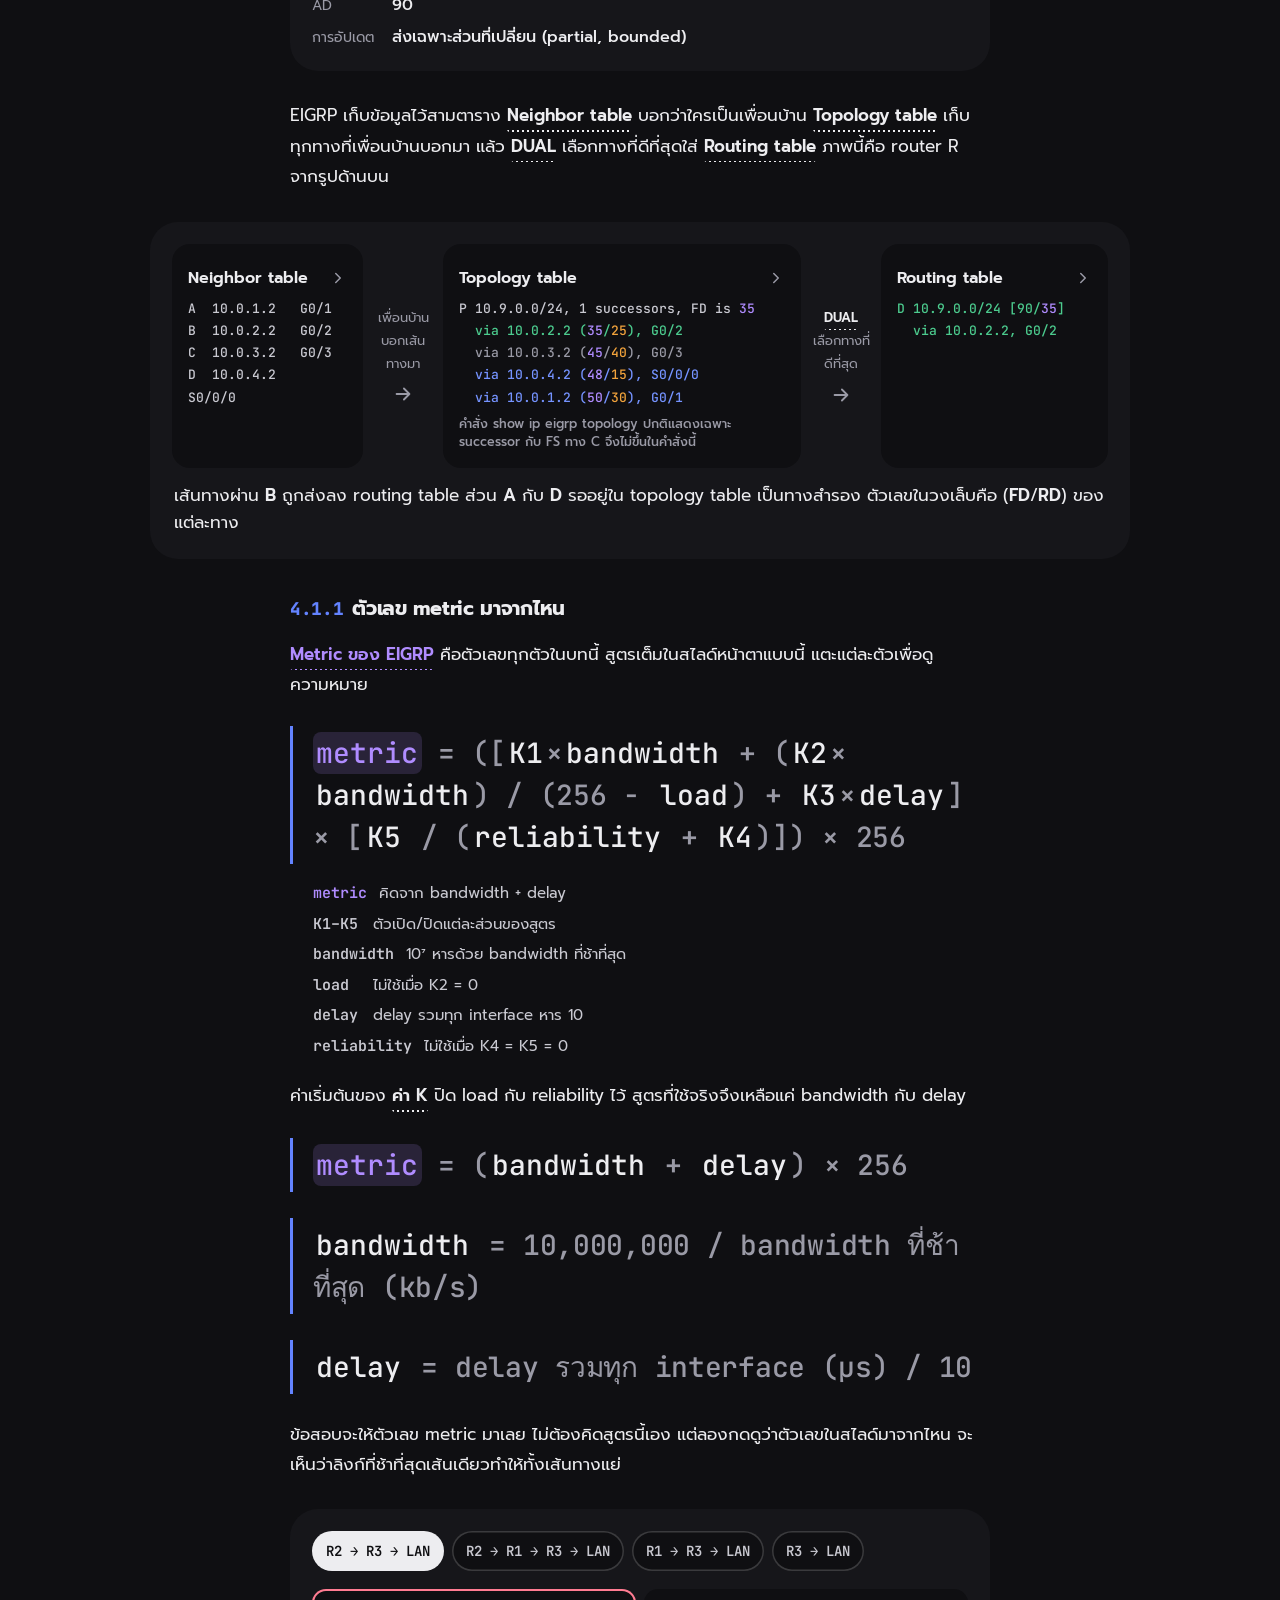
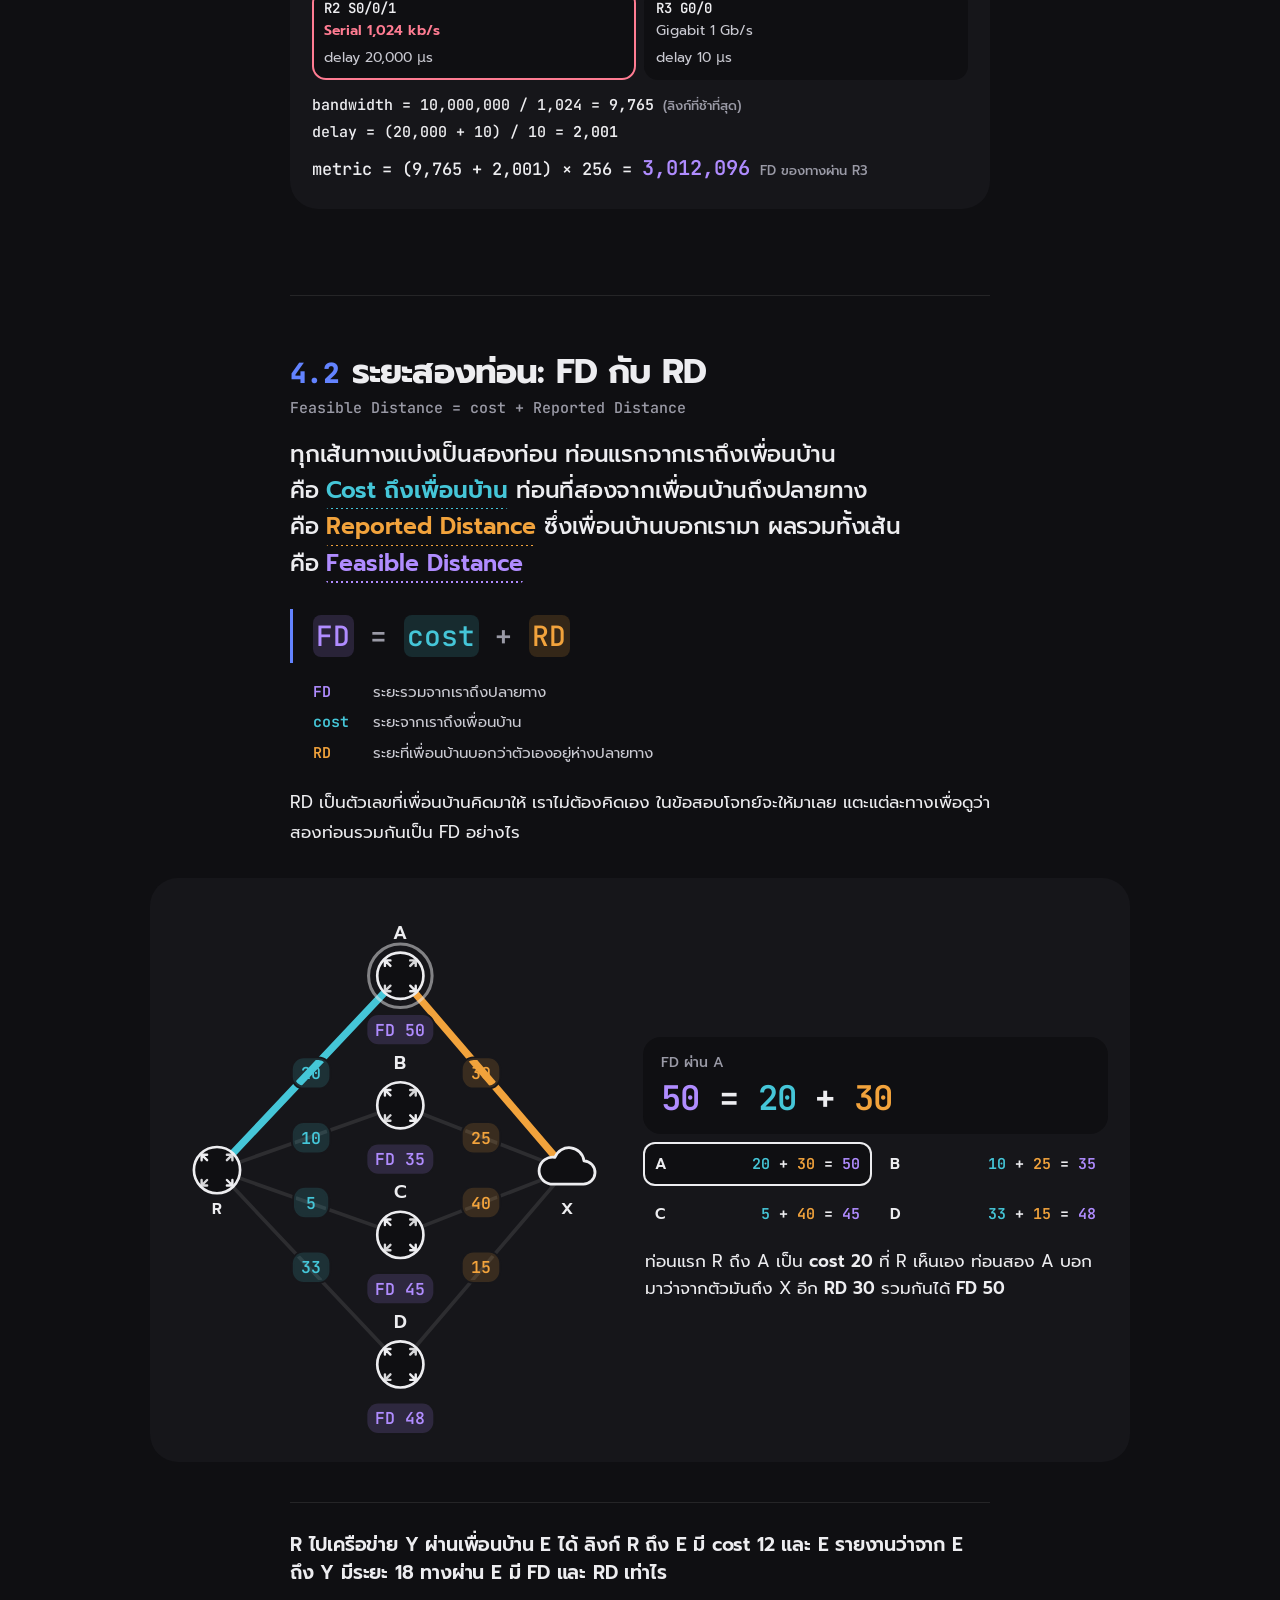
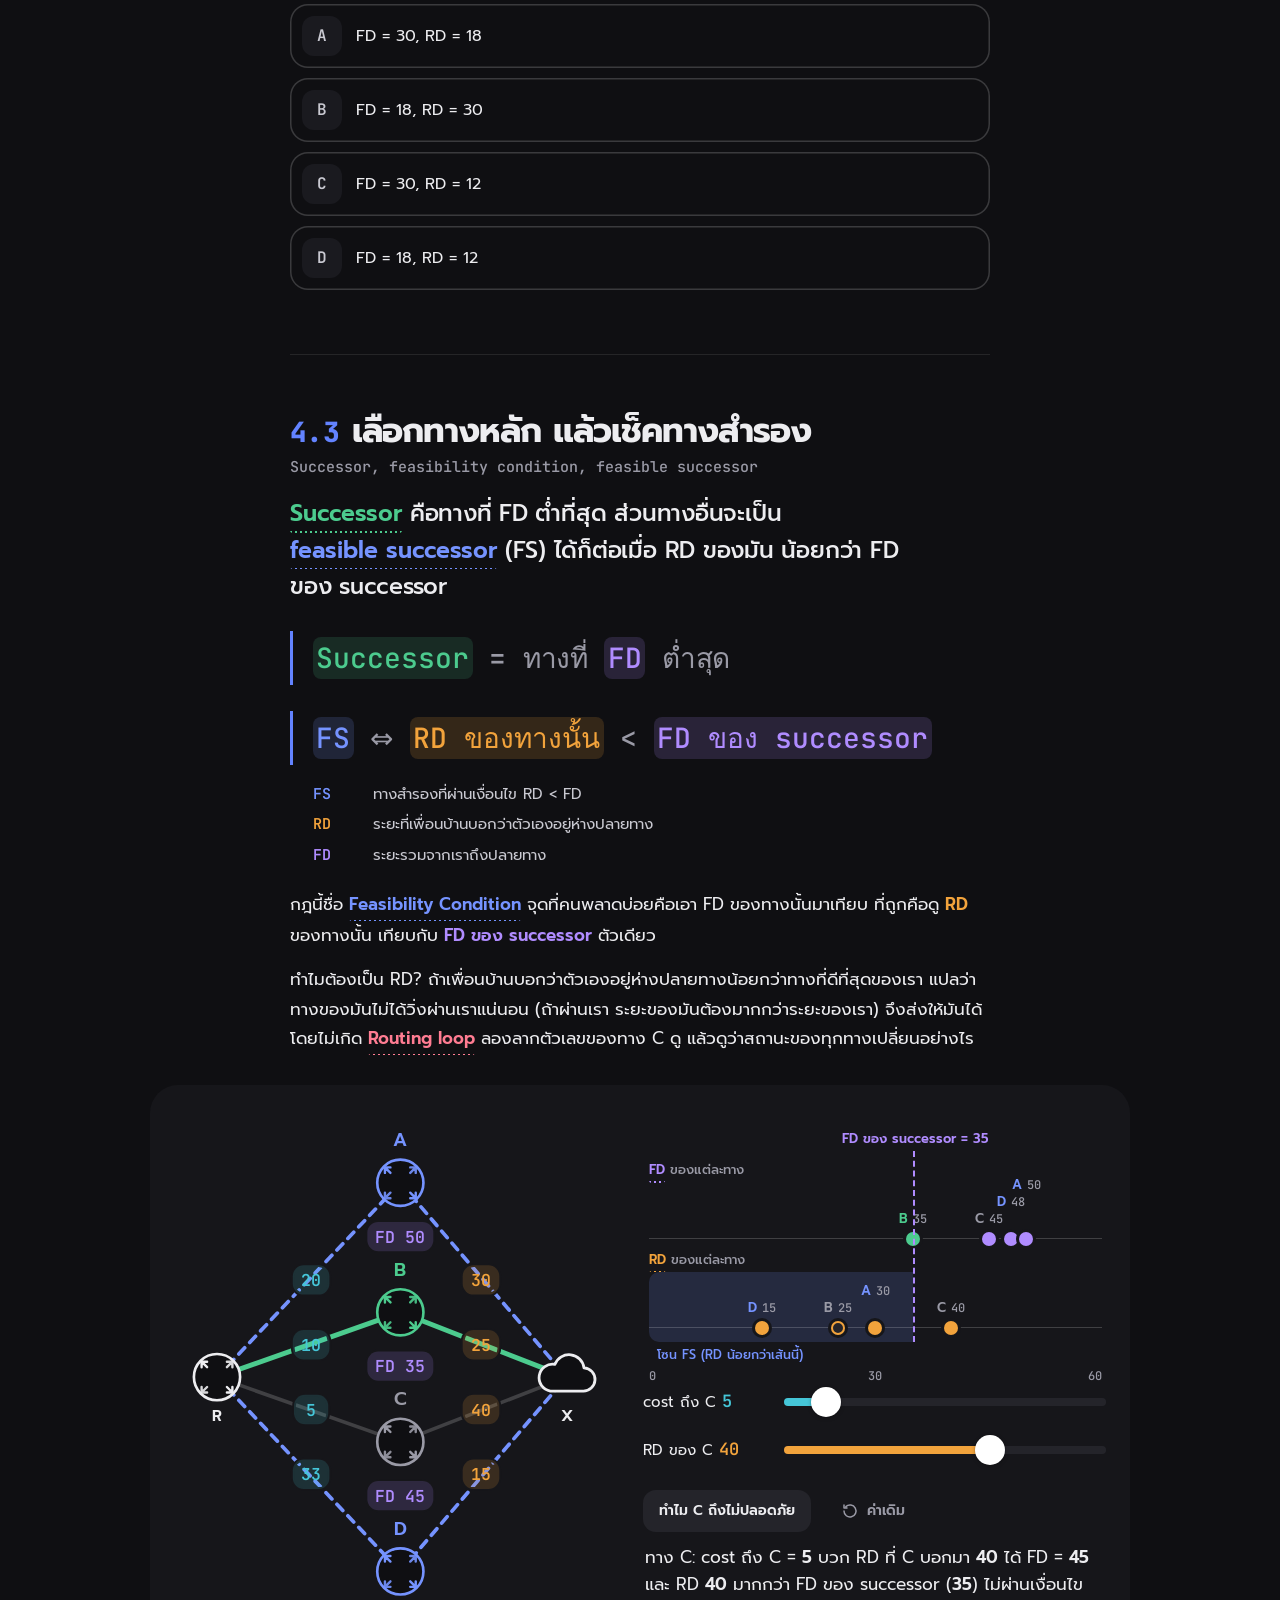
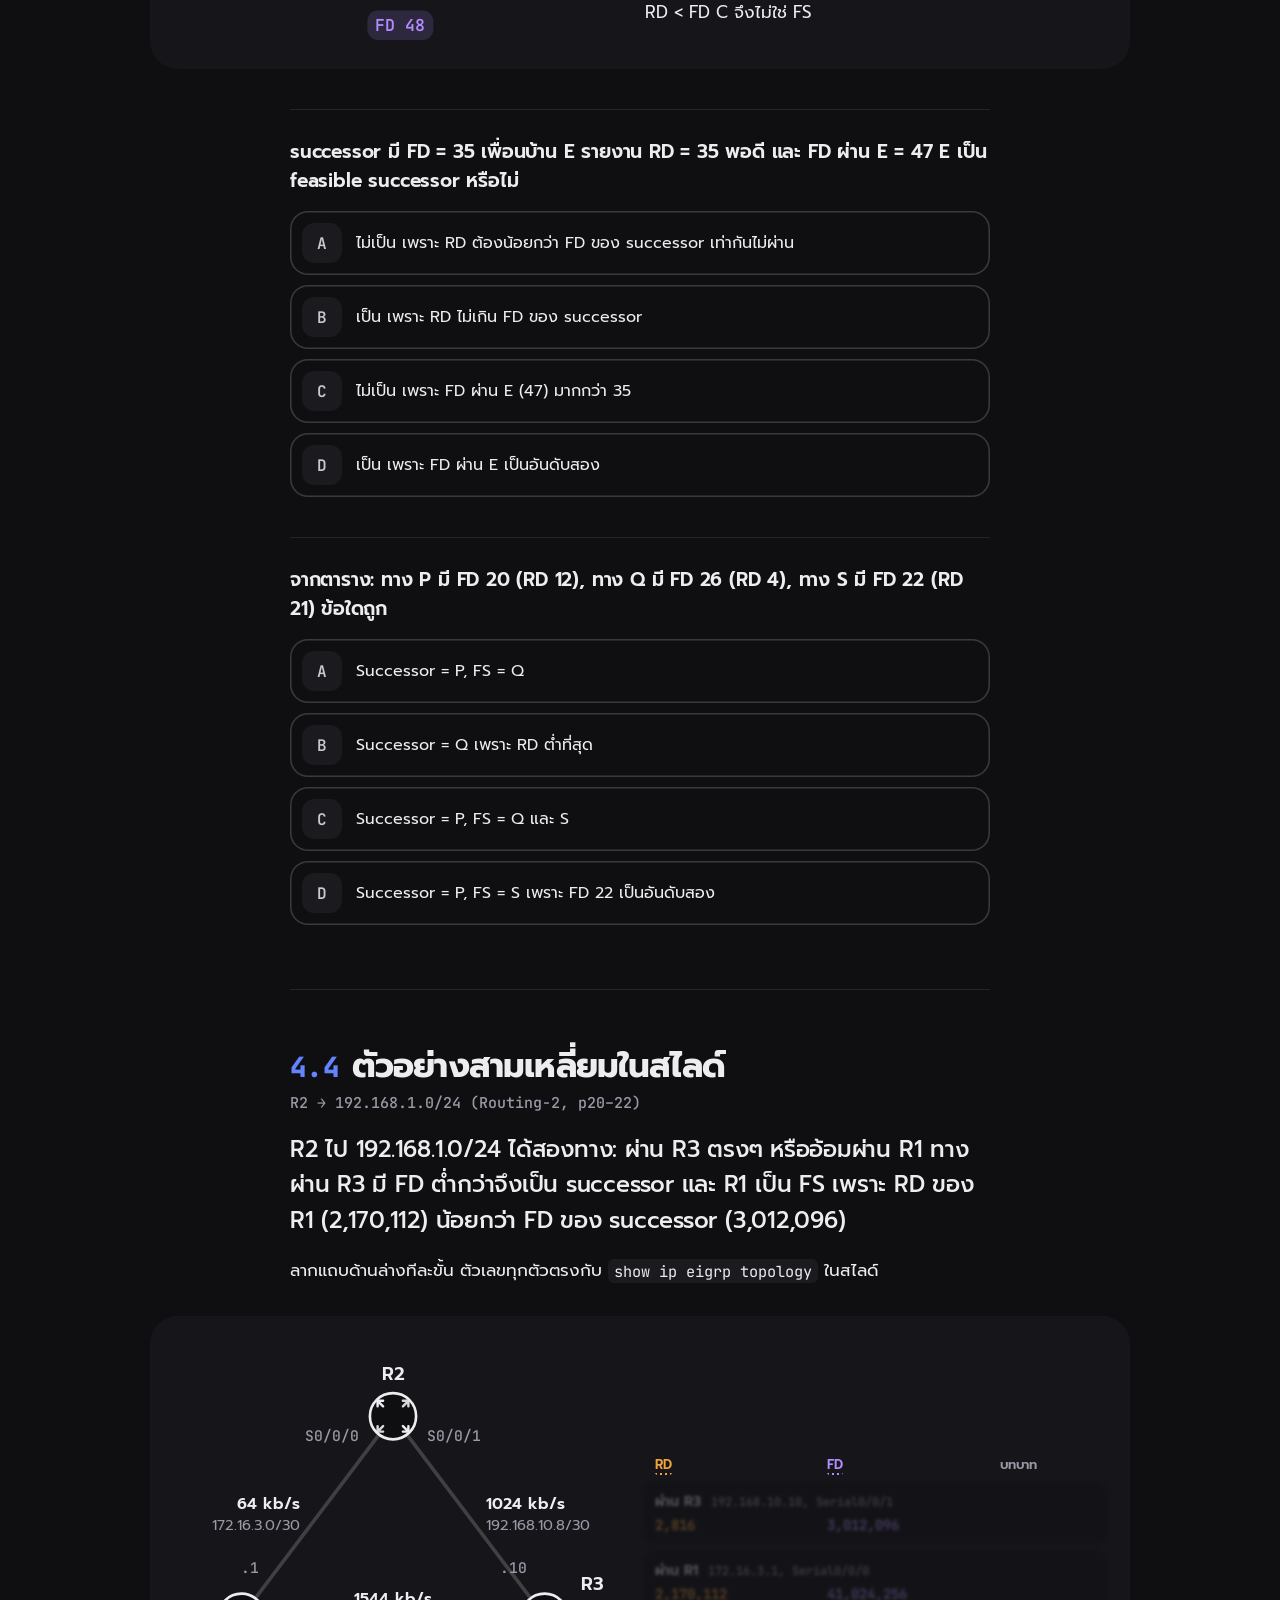
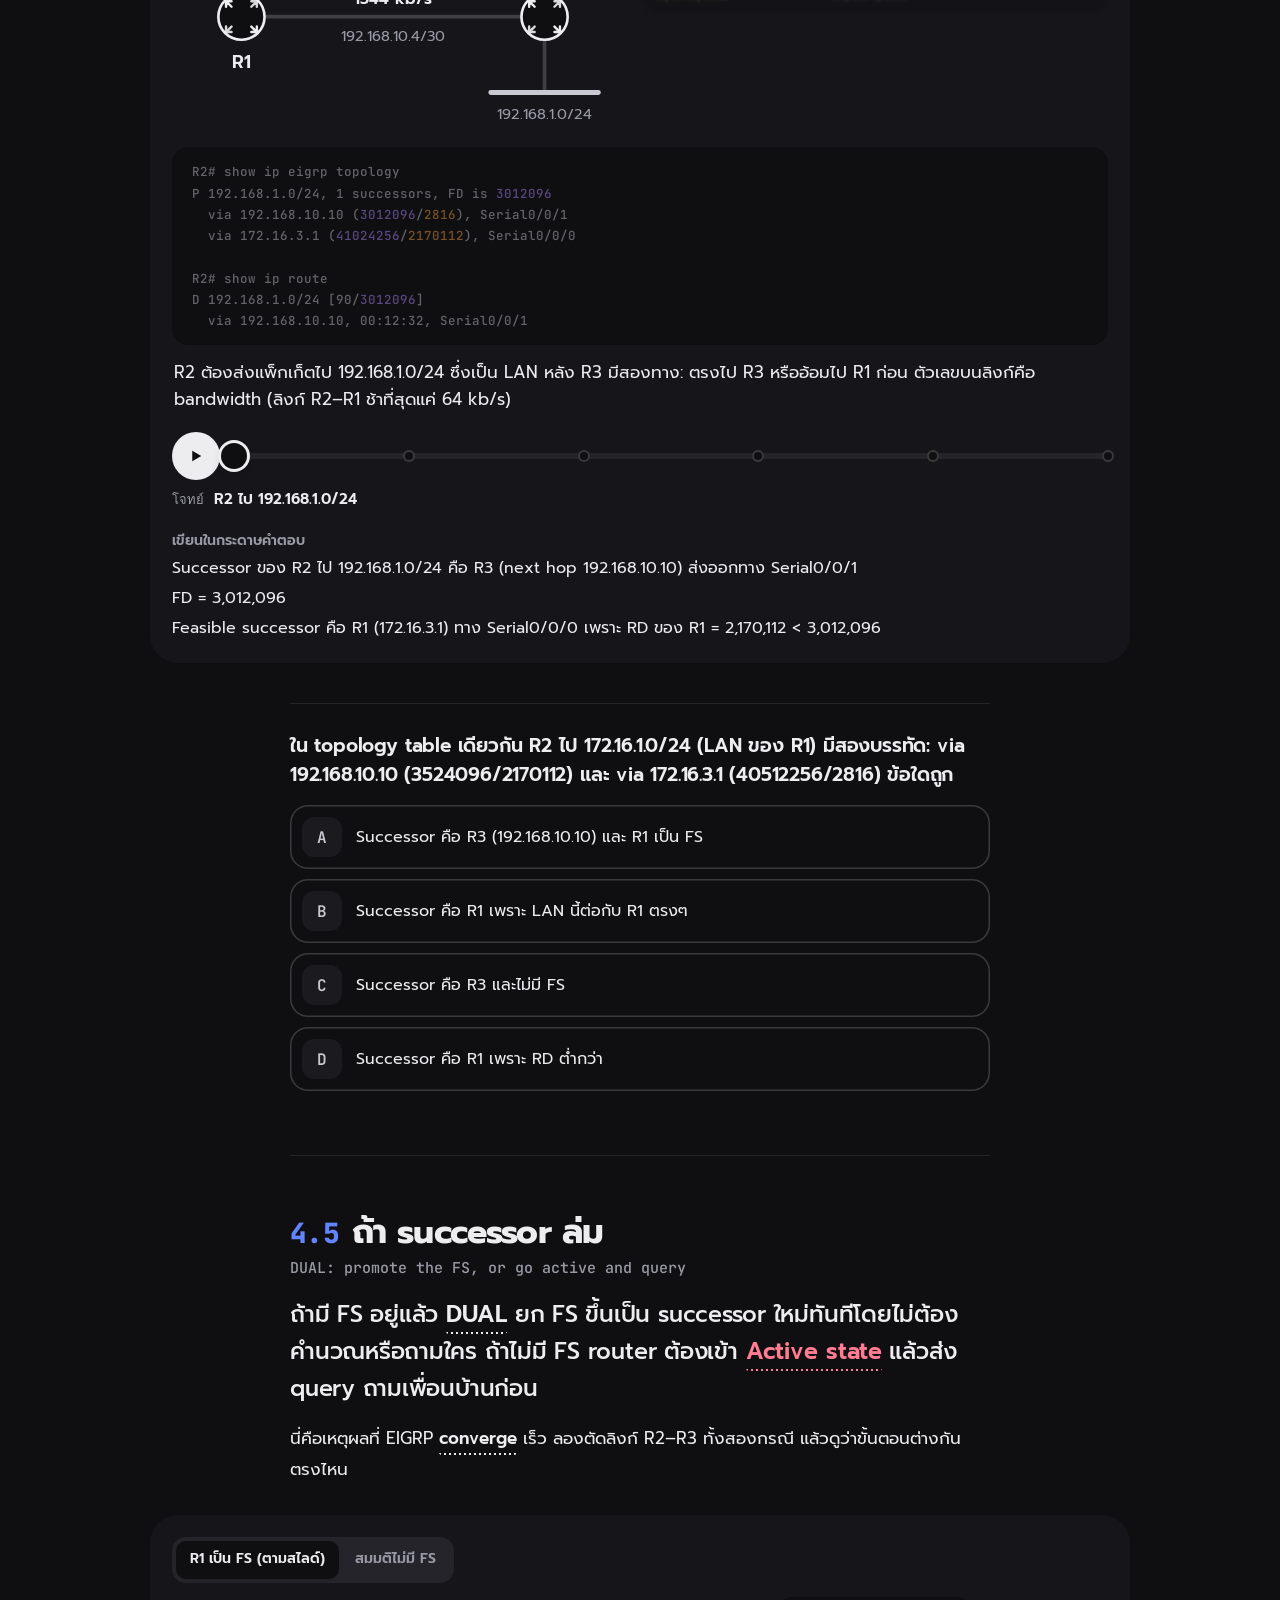
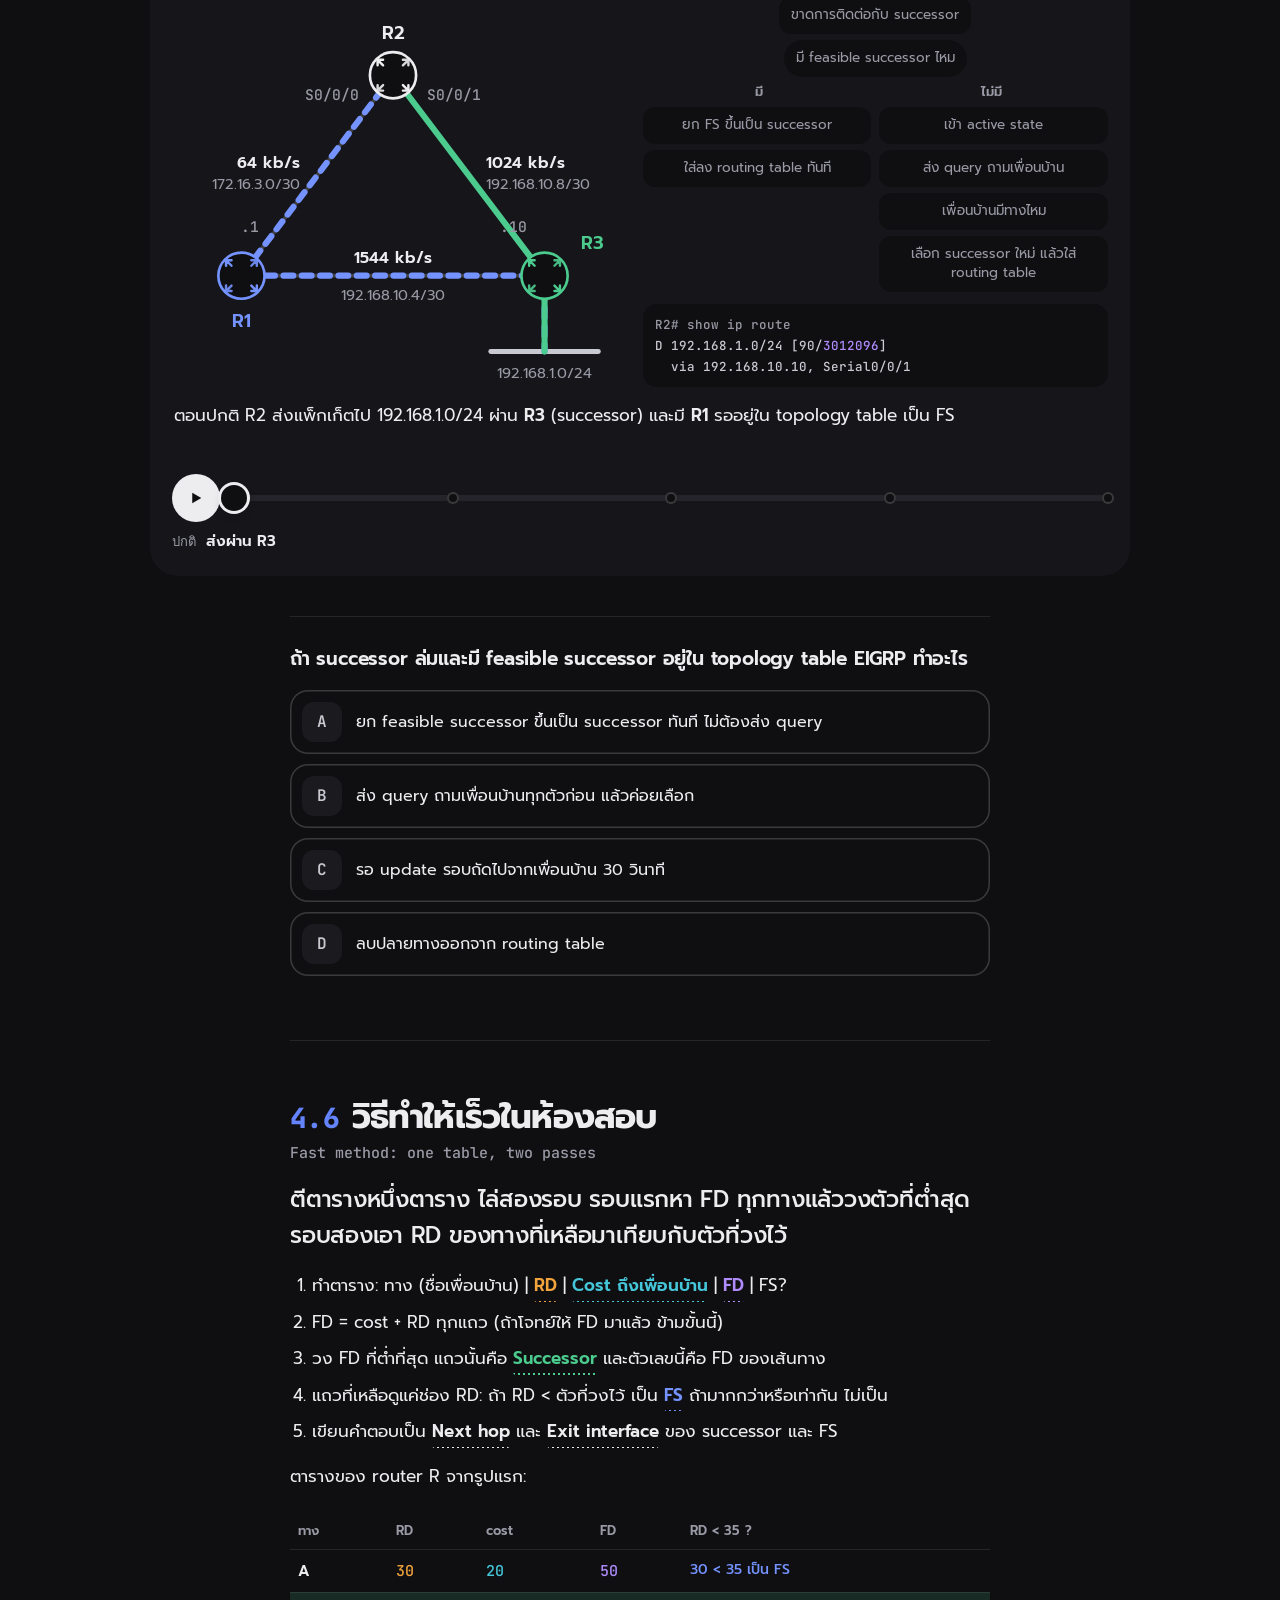
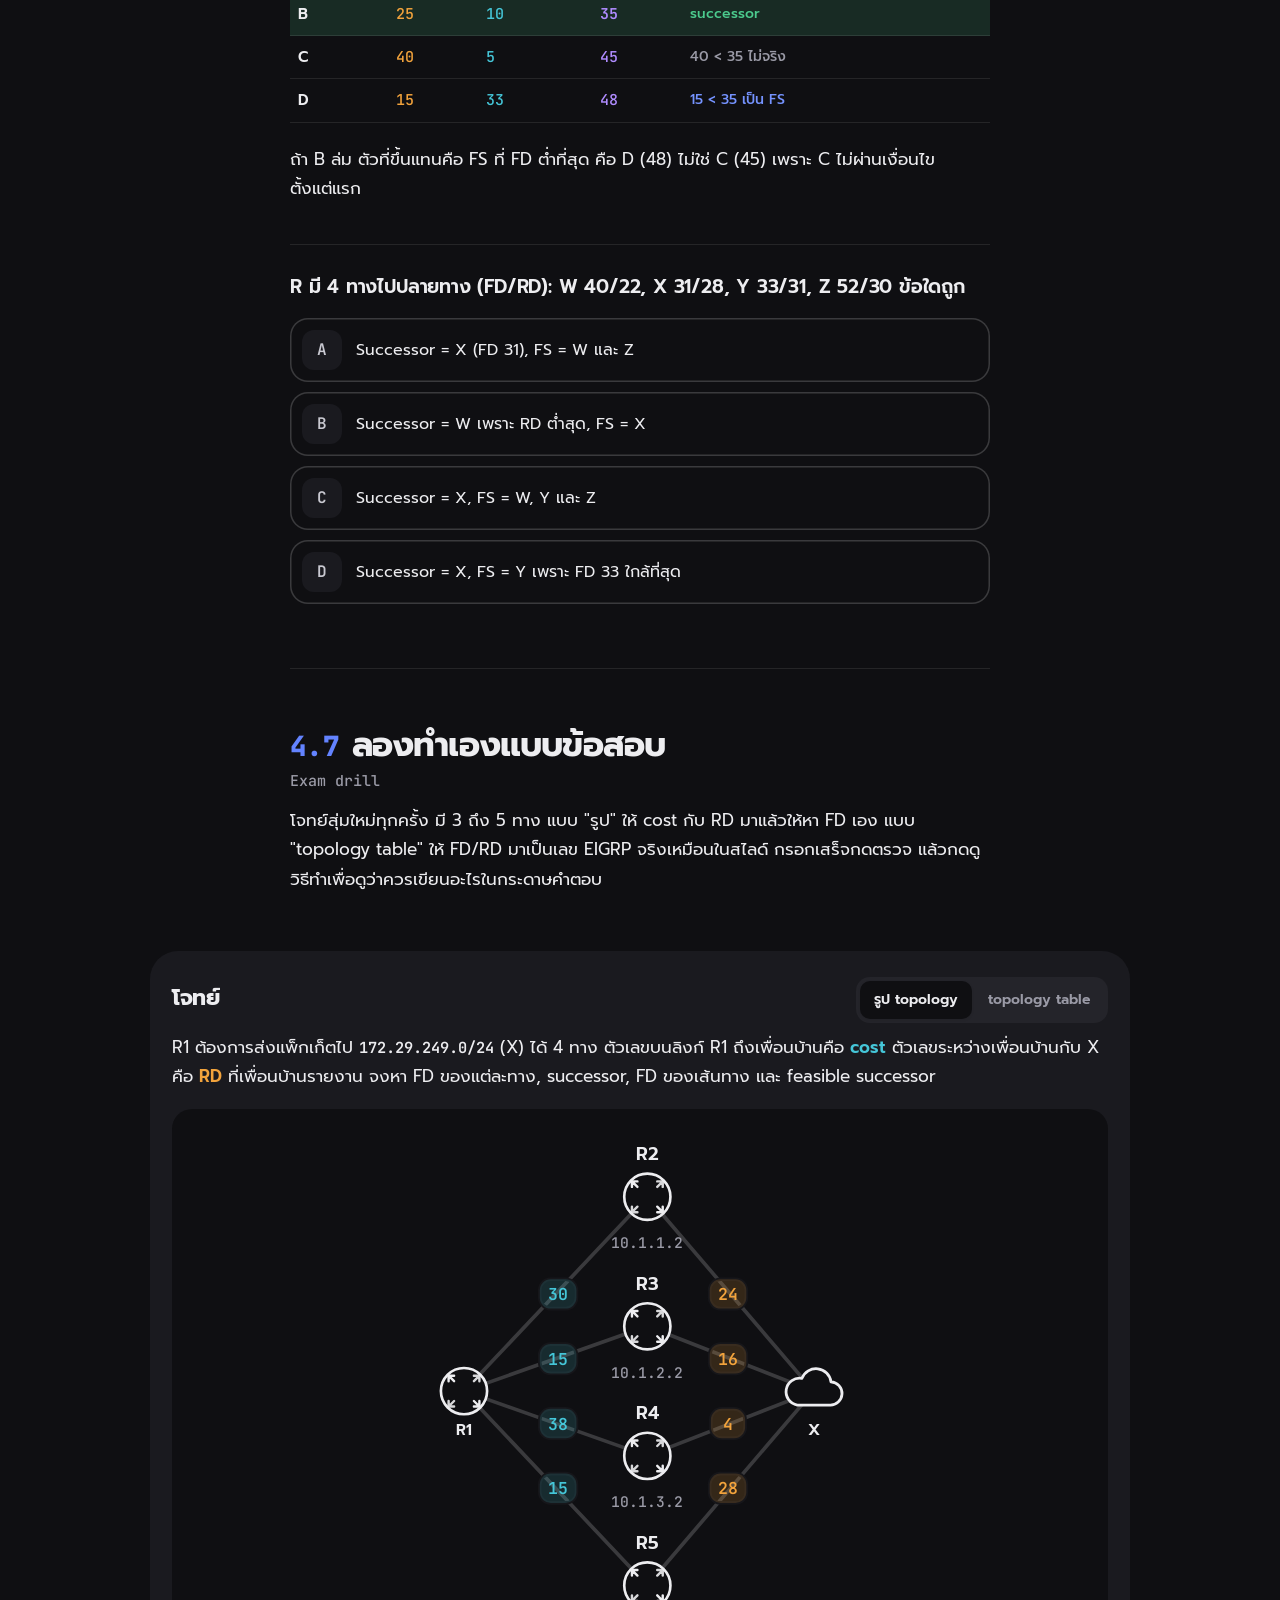
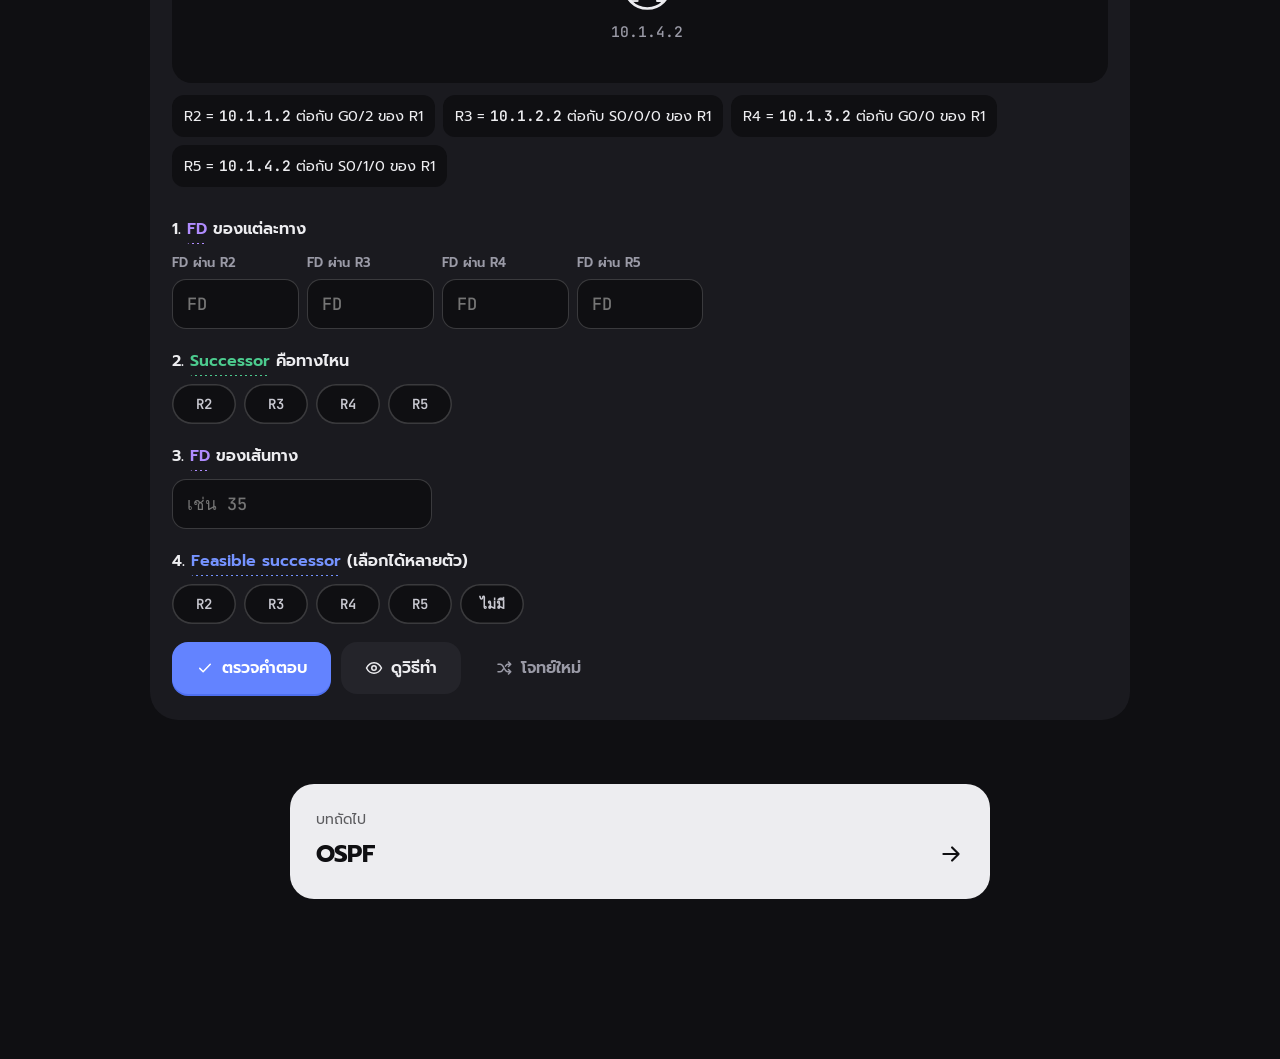
<file: eigrp.html>
<!doctype html>
<html lang="th">
<head>
<meta charset="utf-8">
<link rel="icon" href="favicon.svg" type="image/svg+xml">
<meta name="viewport" content="width=device-width, initial-scale=1, viewport-fit=cover">
<title>EIGRP | Hop</title>
<meta name="theme-color" content="#0F0F12">
<link rel="preconnect" href="https://fonts.googleapis.com">
<link rel="preconnect" href="https://fonts.gstatic.com" crossorigin>
<link rel="stylesheet" href="https://fonts.googleapis.com/css2?family=Prompt:wght@400;500;600;700&family=JetBrains+Mono:wght@400;500;600;700;800&display=swap">
<link rel="stylesheet" href="assets/core.css">
<link rel="stylesheet" href="assets/eigrp.css">
</head>
<body>
<main>
  <div class="col head">
    <h1>EIGRP</h1>
    <p class="lede">ข้อสอบจะให้รูป router ตัวหนึ่งที่ไปปลายทางเดียวกันได้หลายทาง (3, 4 ทางหรือมากกว่า) พร้อมตัวเลข แล้วถามว่าทางไหนคือ [[successor]], ทางไหนคือ [[fs|feasible successor]] และ [[fd|feasible distance]] เท่าไร ตอบเป็น IP ของ router ถัดไป, พอร์ตขาออก หรือเขียนเป็นประโยคก็ได้</p>
  </div>

  <div class="fig map" id="map"></div>

  <section class="idea col" id="s-what">
    <h2>EIGRP อยู่ตรงไหนในโลก routing<span class="en">Advanced distance vector + DUAL</span></h2>
    <p class="key">[[eigrp]] เรียนเส้นทางจากเพื่อนบ้านแบบ [[dv|distance vector]] แต่เก็บทุกทางที่เพื่อนบ้านบอกไว้ใน [[topotbl]] ด้วย จึงเป็นลูกผสมที่ค่อนไปทาง distance vector และมีทางสำรองพร้อมใช้ตลอด</p>
    <p>อาจารย์ให้รู้ว่าแต่ละโปรโตคอลใช้ metric อะไร แตะแต่ละตัวบนเส้นด้านล่างเพื่อเทียบกัน</p>
    <div class="fig in-col" id="fig-spectrum"></div>
    <p>EIGRP เก็บข้อมูลไว้สามตาราง [[nbrtbl]] บอกว่าใครเป็นเพื่อนบ้าน [[topotbl]] เก็บทุกทางที่เพื่อนบ้านบอกมา แล้ว [[dual]] เลือกทางที่ดีที่สุดใส่ [[rtbl]] ภาพนี้คือ router R จากรูปด้านบน</p>
    <div class="fig" id="fig-tables"></div>
    <h3>ตัวเลข metric มาจากไหน</h3>
    <p>[[metric]] คือตัวเลขทุกตัวในบทนี้ สูตรเต็มในสไลด์หน้าตาแบบนี้ แตะแต่ละตัวเพื่อดูความหมาย</p>
    <div id="eq-full"></div>
    <p>ค่าเริ่มต้นของ [[kval|ค่า K]] ปิด load กับ reliability ไว้ สูตรที่ใช้จริงจึงเหลือแค่ bandwidth กับ delay</p>
    <div id="eq-short"></div>
    <p>ข้อสอบจะให้ตัวเลข metric มาเลย ไม่ต้องคิดสูตรนี้เอง แต่ลองกดดูว่าตัวเลขในสไลด์มาจากไหน จะเห็นว่าลิงก์ที่ช้าที่สุดเส้นเดียวทำให้ทั้งเส้นทางแย่</p>
    <div class="fig in-col" id="fig-metric"></div>
  </section>

  <section class="idea col" id="s-fdrd">
    <h2>ระยะสองท่อน: FD กับ RD<span class="en">Feasible Distance = cost + Reported Distance</span></h2>
    <p class="key">ทุกเส้นทางแบ่งเป็นสองท่อน ท่อนแรกจากเราถึงเพื่อนบ้านคือ [[cost]] ท่อนที่สองจากเพื่อนบ้านถึงปลายทางคือ [[rd]] ซึ่งเพื่อนบ้านบอกเรามา ผลรวมทั้งเส้นคือ [[fd]]</p>
    <div id="eq-fd"></div>
    <p>RD เป็นตัวเลขที่เพื่อนบ้านคิดมาให้ เราไม่ต้องคิดเอง ในข้อสอบโจทย์จะให้มาเลย แตะแต่ละทางเพื่อดูว่าสองท่อนรวมกันเป็น FD อย่างไร</p>
    <div class="fig" id="fig-fd"></div>
    <div id="q-fd"></div>
  </section>

  <section class="idea col" id="s-fs">
    <h2>เลือกทางหลัก แล้วเช็คทางสำรอง<span class="en">Successor, feasibility condition, feasible successor</span></h2>
    <p class="key">[[successor]] คือทางที่ FD ต่ำที่สุด ส่วนทางอื่นจะเป็น [[fs|feasible successor]] (FS) ได้ก็ต่อเมื่อ RD ของมัน น้อยกว่า FD ของ successor</p>
    <div id="eq-fc"></div>
    <p>กฎนี้ชื่อ [[fc]] จุดที่คนพลาดบ่อยคือเอา FD ของทางนั้นมาเทียบ ที่ถูกคือดู <b class="c-amber">RD</b> ของทางนั้น เทียบกับ <b class="c-violet">FD ของ successor</b> ตัวเดียว</p>
    <p>ทำไมต้องเป็น RD? ถ้าเพื่อนบ้านบอกว่าตัวเองอยู่ห่างปลายทางน้อยกว่าทางที่ดีที่สุดของเรา แปลว่าทางของมันไม่ได้วิ่งผ่านเราแน่นอน (ถ้าผ่านเรา ระยะของมันต้องมากกว่าระยะของเรา) จึงส่งให้มันได้โดยไม่เกิด [[loop]] ลองลากตัวเลขของทาง C ดู แล้วดูว่าสถานะของทุกทางเปลี่ยนอย่างไร</p>
    <div class="fig" id="fig-fs"></div>
    <div id="q-fs"></div>
  </section>

  <section class="idea col" id="s-slide">
    <h2>ตัวอย่างสามเหลี่ยมในสไลด์<span class="en">R2 → 192.168.1.0/24 (Routing-2, p20–22)</span></h2>
    <p class="key">R2 ไป 192.168.1.0/24 ได้สองทาง: ผ่าน R3 ตรงๆ หรืออ้อมผ่าน R1 ทางผ่าน R3 มี FD ต่ำกว่าจึงเป็น successor และ R1 เป็น FS เพราะ RD ของ R1 (2,170,112) น้อยกว่า FD ของ successor (3,012,096)</p>
    <p>ลากแถบด้านล่างทีละขั้น ตัวเลขทุกตัวตรงกับ <code>show ip eigrp topology</code> ในสไลด์</p>
    <div class="fig" id="fig-tri"></div>
    <div id="q-tri"></div>
  </section>

  <section class="idea col" id="s-fail">
    <h2>ถ้า successor ล่ม<span class="en">DUAL: promote the FS, or go active and query</span></h2>
    <p class="key">ถ้ามี FS อยู่แล้ว [[dual]] ยก FS ขึ้นเป็น successor ใหม่ทันทีโดยไม่ต้องคำนวณหรือถามใคร ถ้าไม่มี FS router ต้องเข้า [[active]] แล้วส่ง query ถามเพื่อนบ้านก่อน</p>
    <p>นี่คือเหตุผลที่ EIGRP [[conv|converge]] เร็ว ลองตัดลิงก์ R2–R3 ทั้งสองกรณี แล้วดูว่าขั้นตอนต่างกันตรงไหน</p>
    <div class="fig" id="fig-fail"></div>
    <div id="q-fail"></div>
  </section>

  <section class="idea col" id="s-method">
    <h2>วิธีทำให้เร็วในห้องสอบ<span class="en">Fast method: one table, two passes</span></h2>
    <p class="key">ตีตารางหนึ่งตาราง ไล่สองรอบ รอบแรกหา FD ทุกทางแล้ววงตัวที่ต่ำสุด รอบสองเอา RD ของทางที่เหลือมาเทียบกับตัวที่วงไว้</p>
    <ol>
      <li>ทำตาราง: ทาง (ชื่อเพื่อนบ้าน) | [[rd|RD]] | [[cost]] | [[fd|FD]] | FS?</li>
      <li>FD = cost + RD ทุกแถว (ถ้าโจทย์ให้ FD มาแล้ว ข้ามขั้นนี้)</li>
      <li>วง FD ที่ต่ำที่สุด แถวนั้นคือ [[successor]] และตัวเลขนี้คือ FD ของเส้นทาง</li>
      <li>แถวที่เหลือดูแค่ช่อง RD: ถ้า RD &lt; ตัวที่วงไว้ เป็น [[fs|FS]] ถ้ามากกว่าหรือเท่ากัน ไม่เป็น</li>
      <li>เขียนคำตอบเป็น [[nexthop]] และ [[exitif]] ของ successor และ FS</li>
    </ol>
    <p>ตารางของ router R จากรูปแรก:</p>
    <div class="tw"><table class="mtable">
      <thead><tr><th>ทาง</th><th>RD</th><th>cost</th><th>FD</th><th>RD &lt; 35 ?</th></tr></thead>
      <tbody>
        <tr><td>A</td><td class="c-amber">30</td><td class="c-teal">20</td><td class="c-violet">50</td><td class="c-blue">30 &lt; 35 เป็น FS</td></tr>
        <tr class="win"><td>B</td><td class="c-amber">25</td><td class="c-teal">10</td><td class="c-violet"><b>35</b></td><td class="c-green">successor</td></tr>
        <tr><td>C</td><td class="c-amber">40</td><td class="c-teal">5</td><td class="c-violet">45</td><td class="muted">40 &lt; 35 ไม่จริง</td></tr>
        <tr><td>D</td><td class="c-amber">15</td><td class="c-teal">33</td><td class="c-violet">48</td><td class="c-blue">15 &lt; 35 เป็น FS</td></tr>
      </tbody>
    </table></div>
    <p>ถ้า B ล่ม ตัวที่ขึ้นแทนคือ FS ที่ FD ต่ำที่สุด คือ D (48) ไม่ใช่ C (45) เพราะ C ไม่ผ่านเงื่อนไขตั้งแต่แรก</p>
    <div id="q-method"></div>
  </section>

  <section class="idea col" id="s-drill">
    <h2>ลองทำเองแบบข้อสอบ<span class="en">Exam drill</span></h2>
    <p>โจทย์สุ่มใหม่ทุกครั้ง มี 3 ถึง 5 ทาง แบบ "รูป" ให้ cost กับ RD มาแล้วให้หา FD เอง แบบ "topology table" ให้ FD/RD มาเป็นเลข EIGRP จริงเหมือนในสไลด์ กรอกเสร็จกดตรวจ แล้วกดดูวิธีทำเพื่อดูว่าควรเขียนอะไรในกระดาษคำตอบ</p>
  </section>
  <div class="drill" id="drill"></div>

  <a class="next" href="ospf.html"><div class="s">บทถัดไป</div><div class="t">OSPF <svg viewBox="0 0 24 24" fill="none" stroke="currentColor" stroke-width="2" stroke-linecap="round" stroke-linejoin="round"><path d="M5 12h14M13 6l6 6-6 6"/></svg></div></a>
</main>
<script src="assets/core.js"></script>
<script src="assets/eigrp-concepts.js"></script>
<script src="eigrp.js"></script>
</body>
</html>
</file>
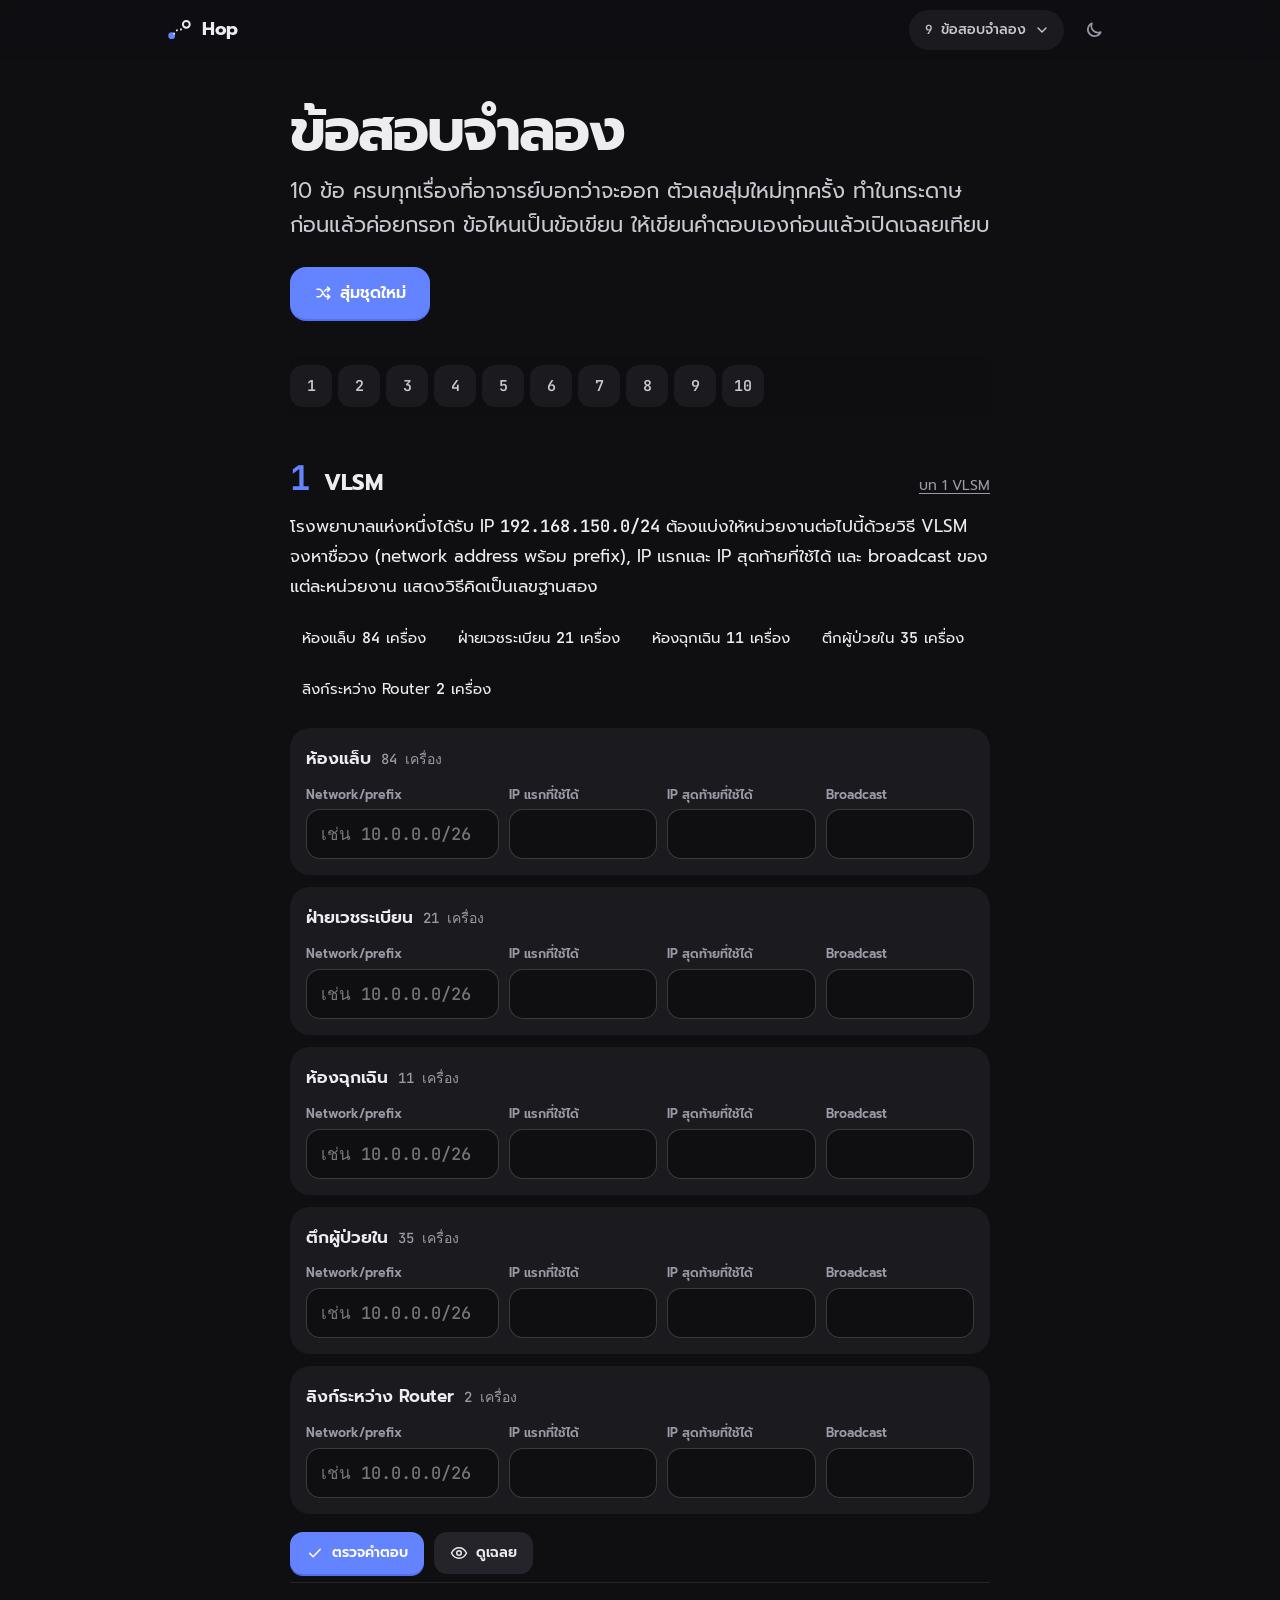
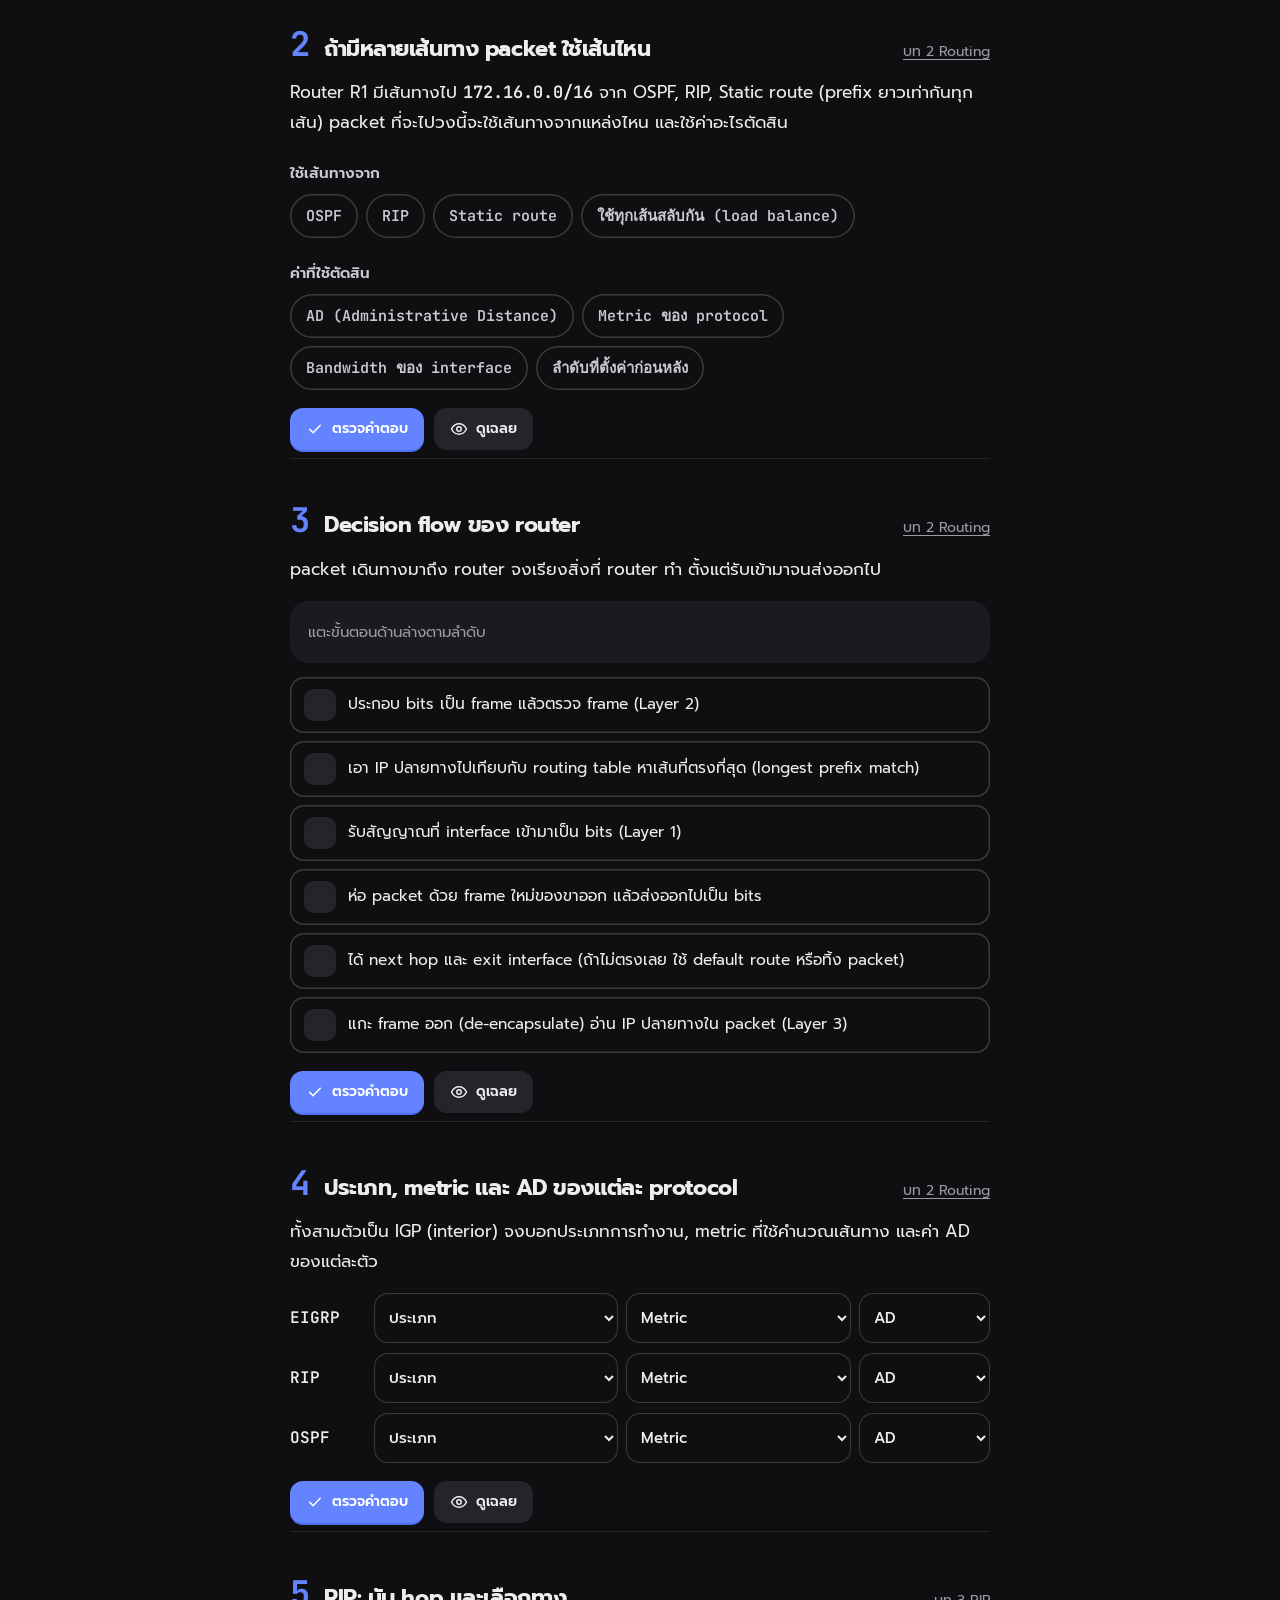
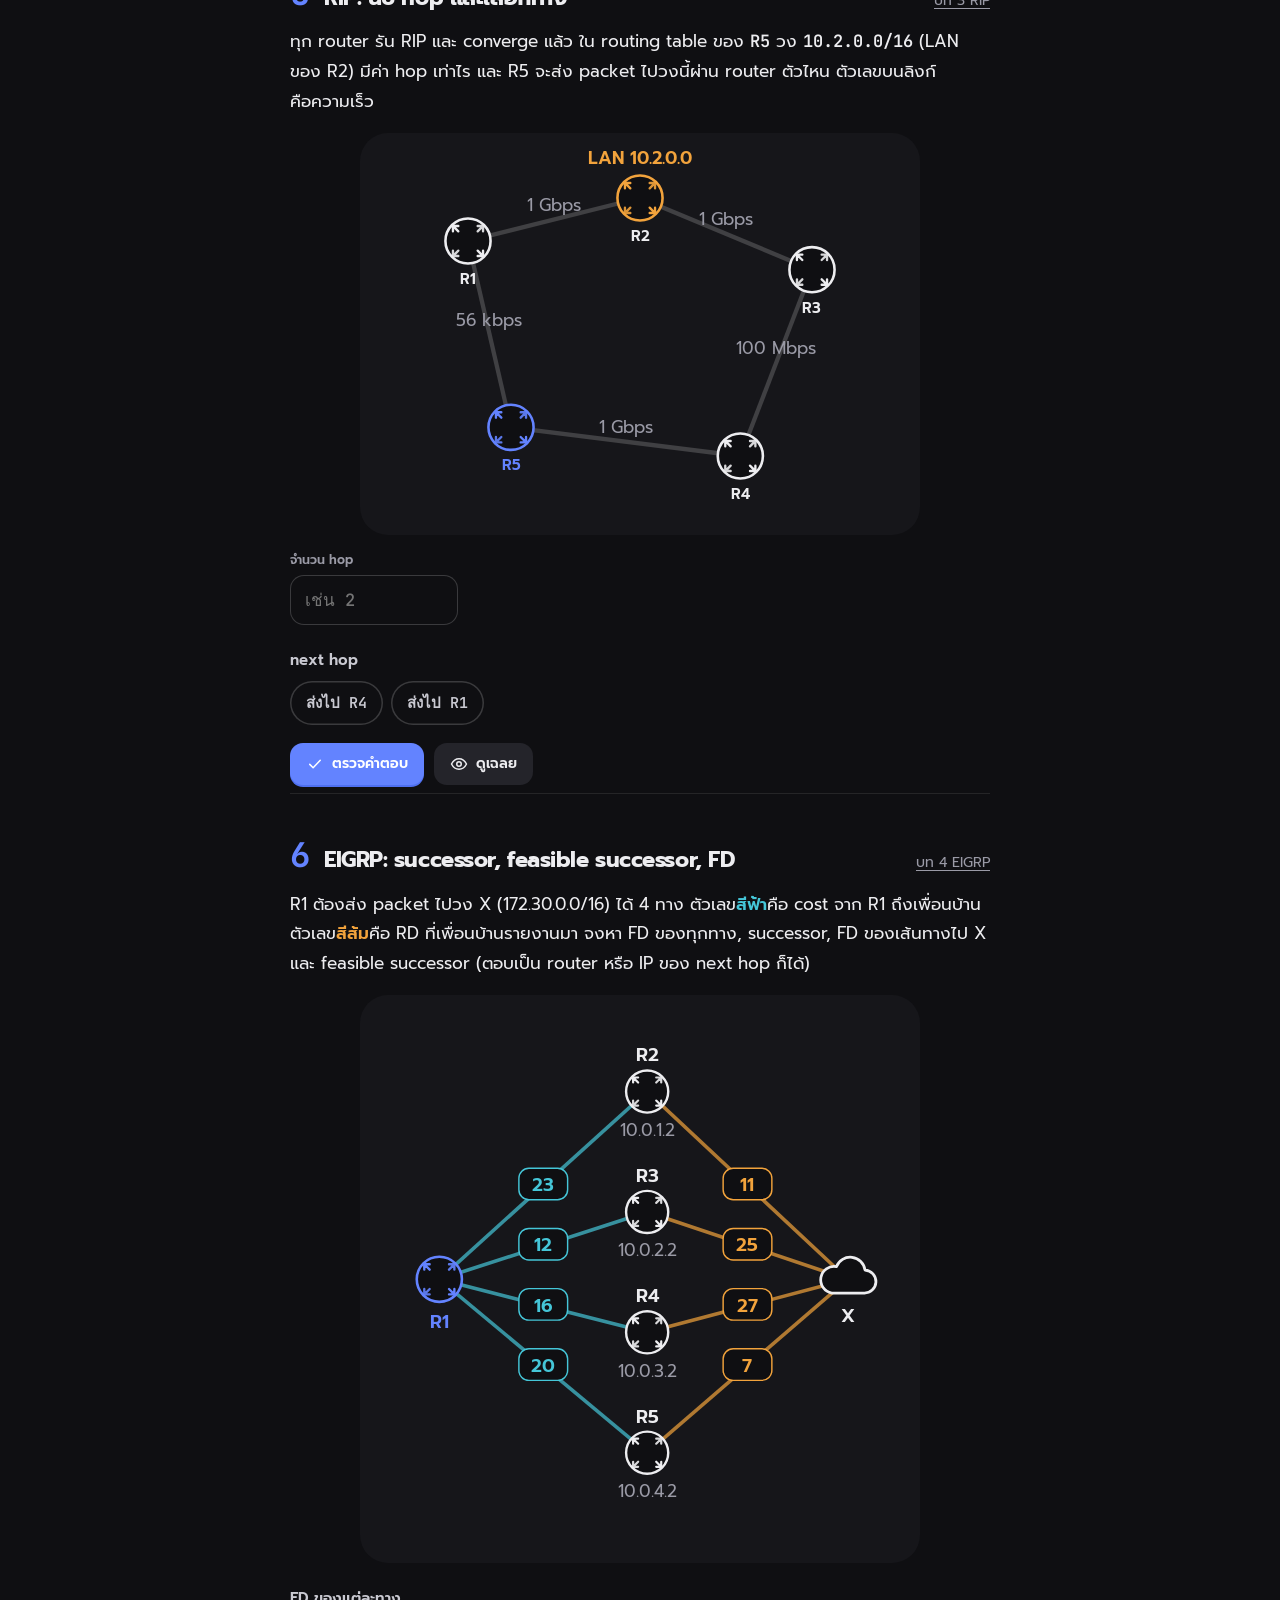
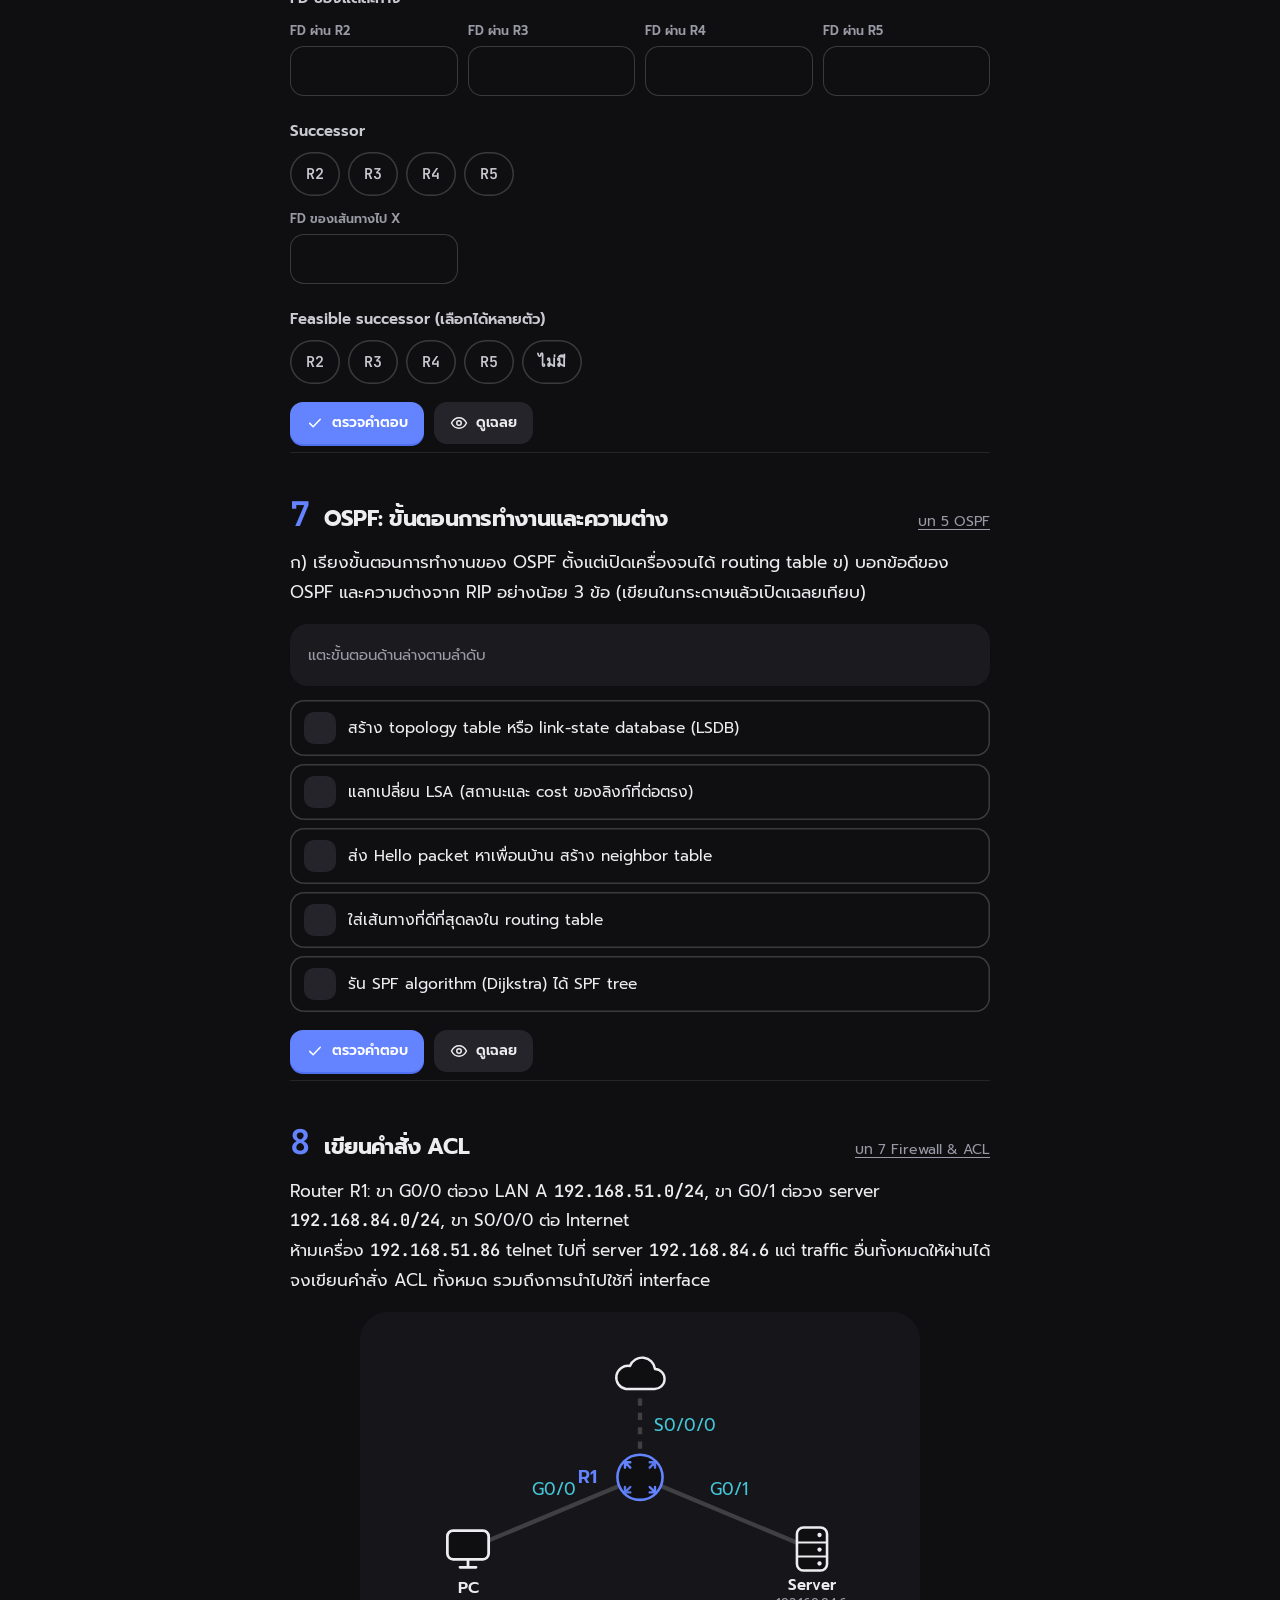
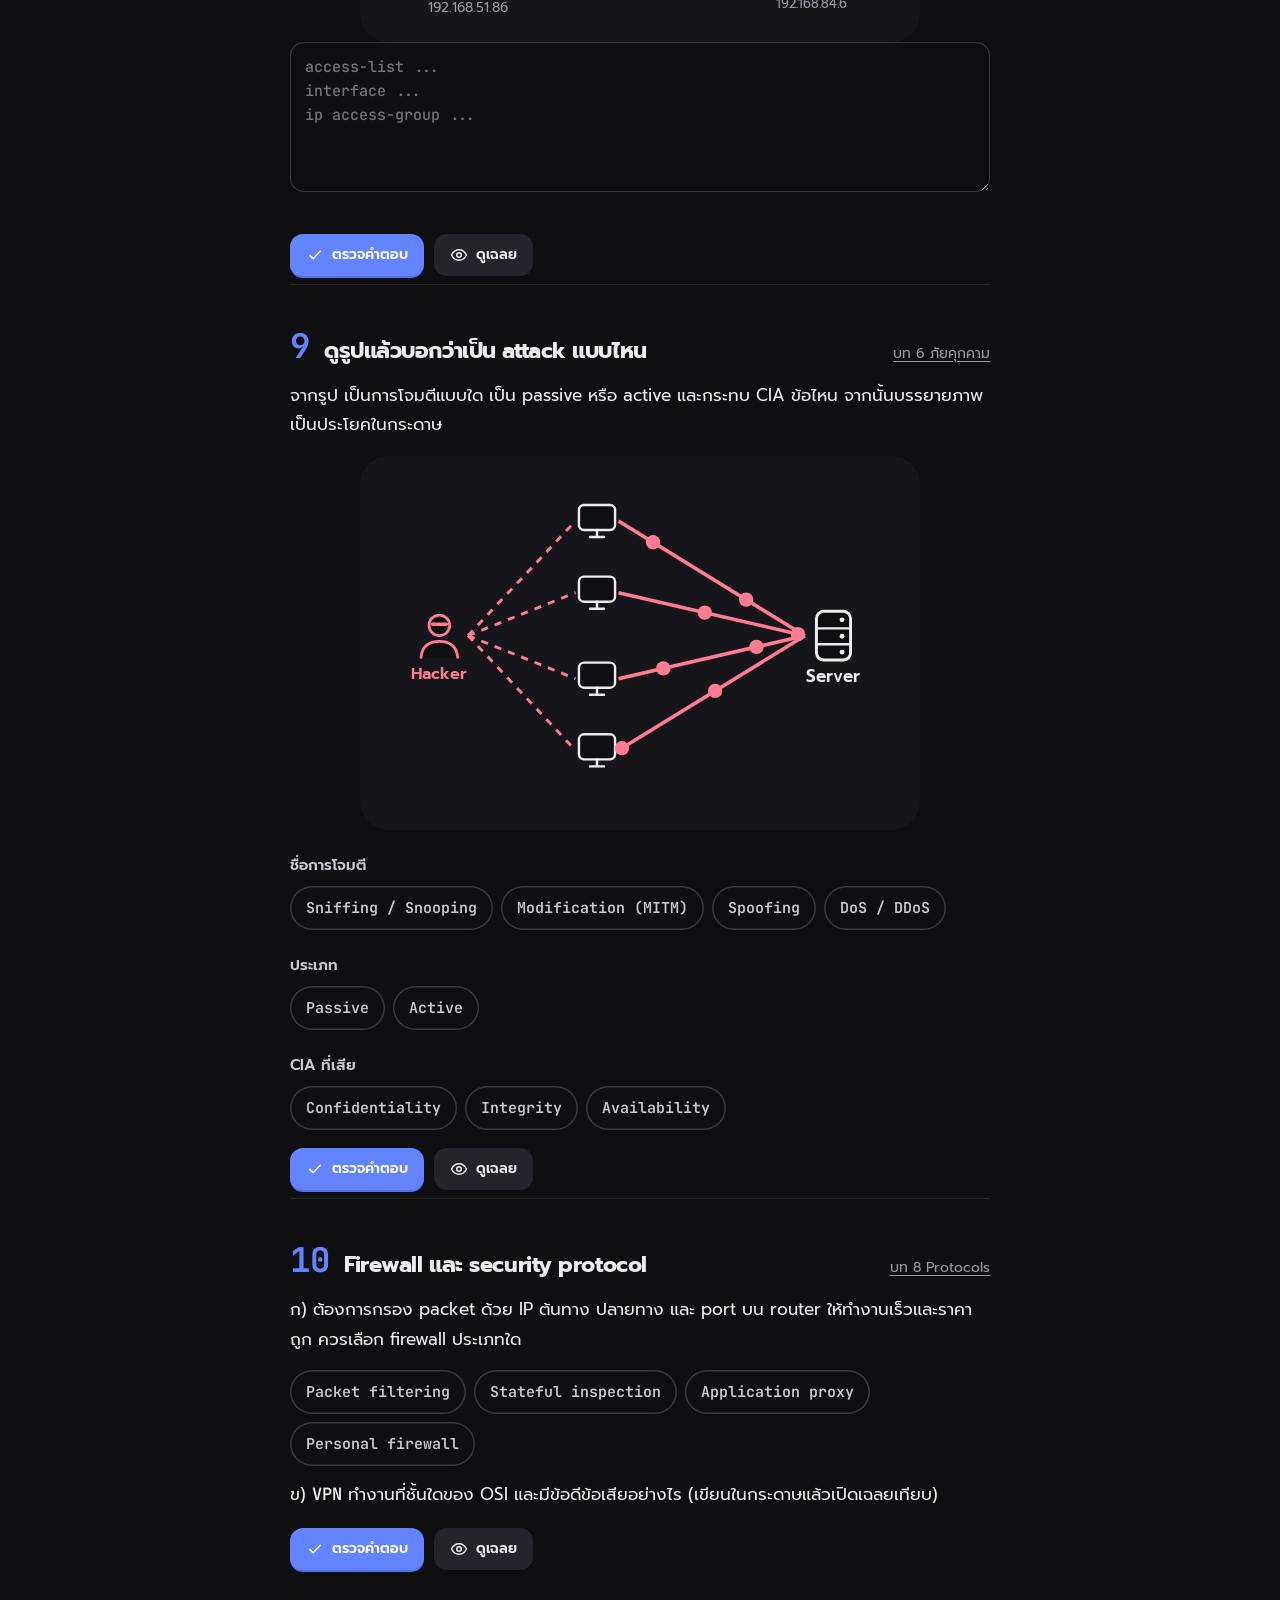
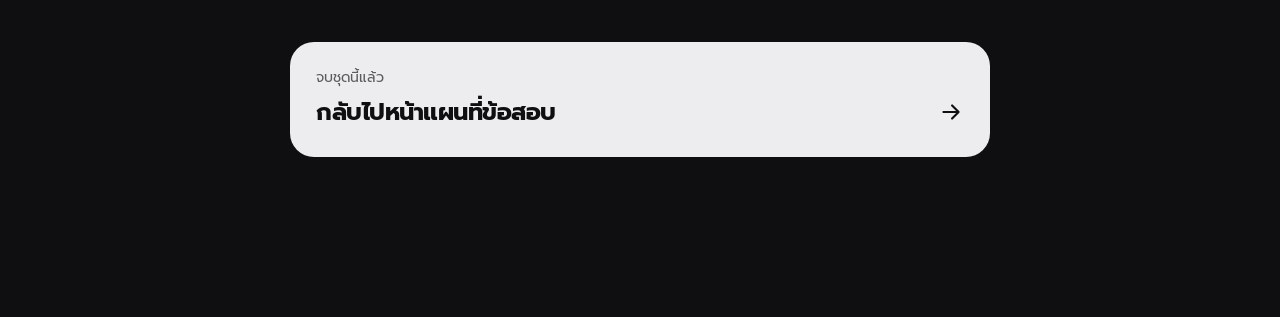
<file: exam.html>
<!doctype html>
<html lang="th">
<head>
<meta charset="utf-8">
<link rel="icon" href="favicon.svg" type="image/svg+xml">
<meta name="viewport" content="width=device-width, initial-scale=1, viewport-fit=cover">
<title>ข้อสอบจำลอง | Hop</title>
<meta name="theme-color" content="#0F0F12">
<link rel="preconnect" href="https://fonts.googleapis.com">
<link rel="preconnect" href="https://fonts.gstatic.com" crossorigin>
<link rel="stylesheet" href="https://fonts.googleapis.com/css2?family=Prompt:wght@400;500;600;700&family=JetBrains+Mono:wght@400;500;600;700;800&display=swap">
<link rel="stylesheet" href="assets/core.css">
<link rel="stylesheet" href="assets/ip.css">
<link rel="stylesheet" href="assets/exam.css">
</head>
<body>
<main>
  <div class="col head">
    <h1>ข้อสอบจำลอง</h1>
    <p class="lede">10 ข้อ ครบทุกเรื่องที่อาจารย์บอกว่าจะออก ตัวเลขสุ่มใหม่ทุกครั้ง ทำในกระดาษก่อนแล้วค่อยกรอก ข้อไหนเป็นข้อเขียน ให้เขียนคำตอบเองก่อนแล้วเปิดเฉลยเทียบ</p>
    <div class="exam-top">
      <button class="btn primary" id="regen"></button>
      <span class="exam-score" id="score"></span>
    </div>
  </div>
  <nav class="qnav" id="qnav" aria-label="ข้อ"></nav>
  <div id="paper"></div>
  <a class="next" href="index.html"><div class="s">จบชุดนี้แล้ว</div><div class="t">กลับไปหน้าแผนที่ข้อสอบ <svg viewBox="0 0 24 24" fill="none" stroke="currentColor" stroke-width="2" stroke-linecap="round" stroke-linejoin="round"><path d="M5 12h14M13 6l6 6-6 6"/></svg></div></a>
</main>
<script src="assets/core.js"></script>
<script src="assets/ipcalc.js"></script>
<script src="assets/ip-concepts.js"></script>
<script src="exam.js"></script>
</body>
</html>
</file>
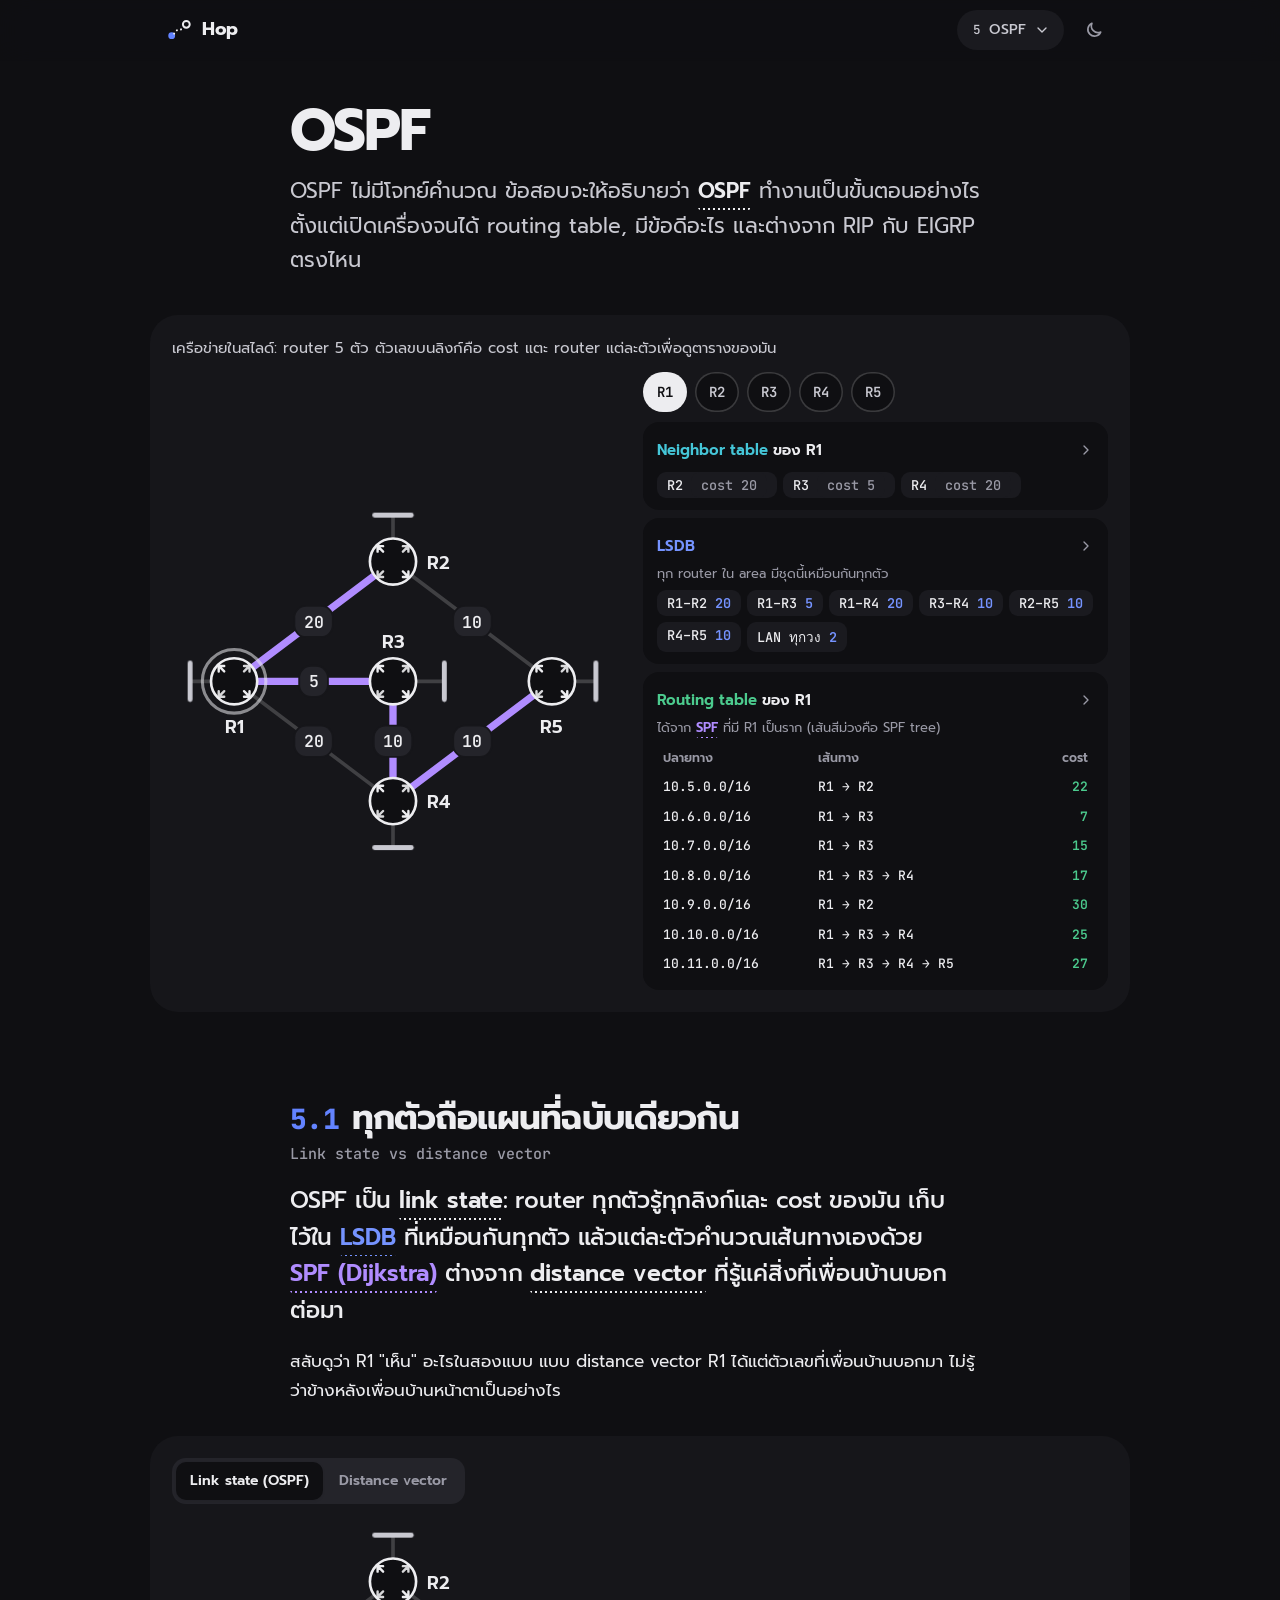
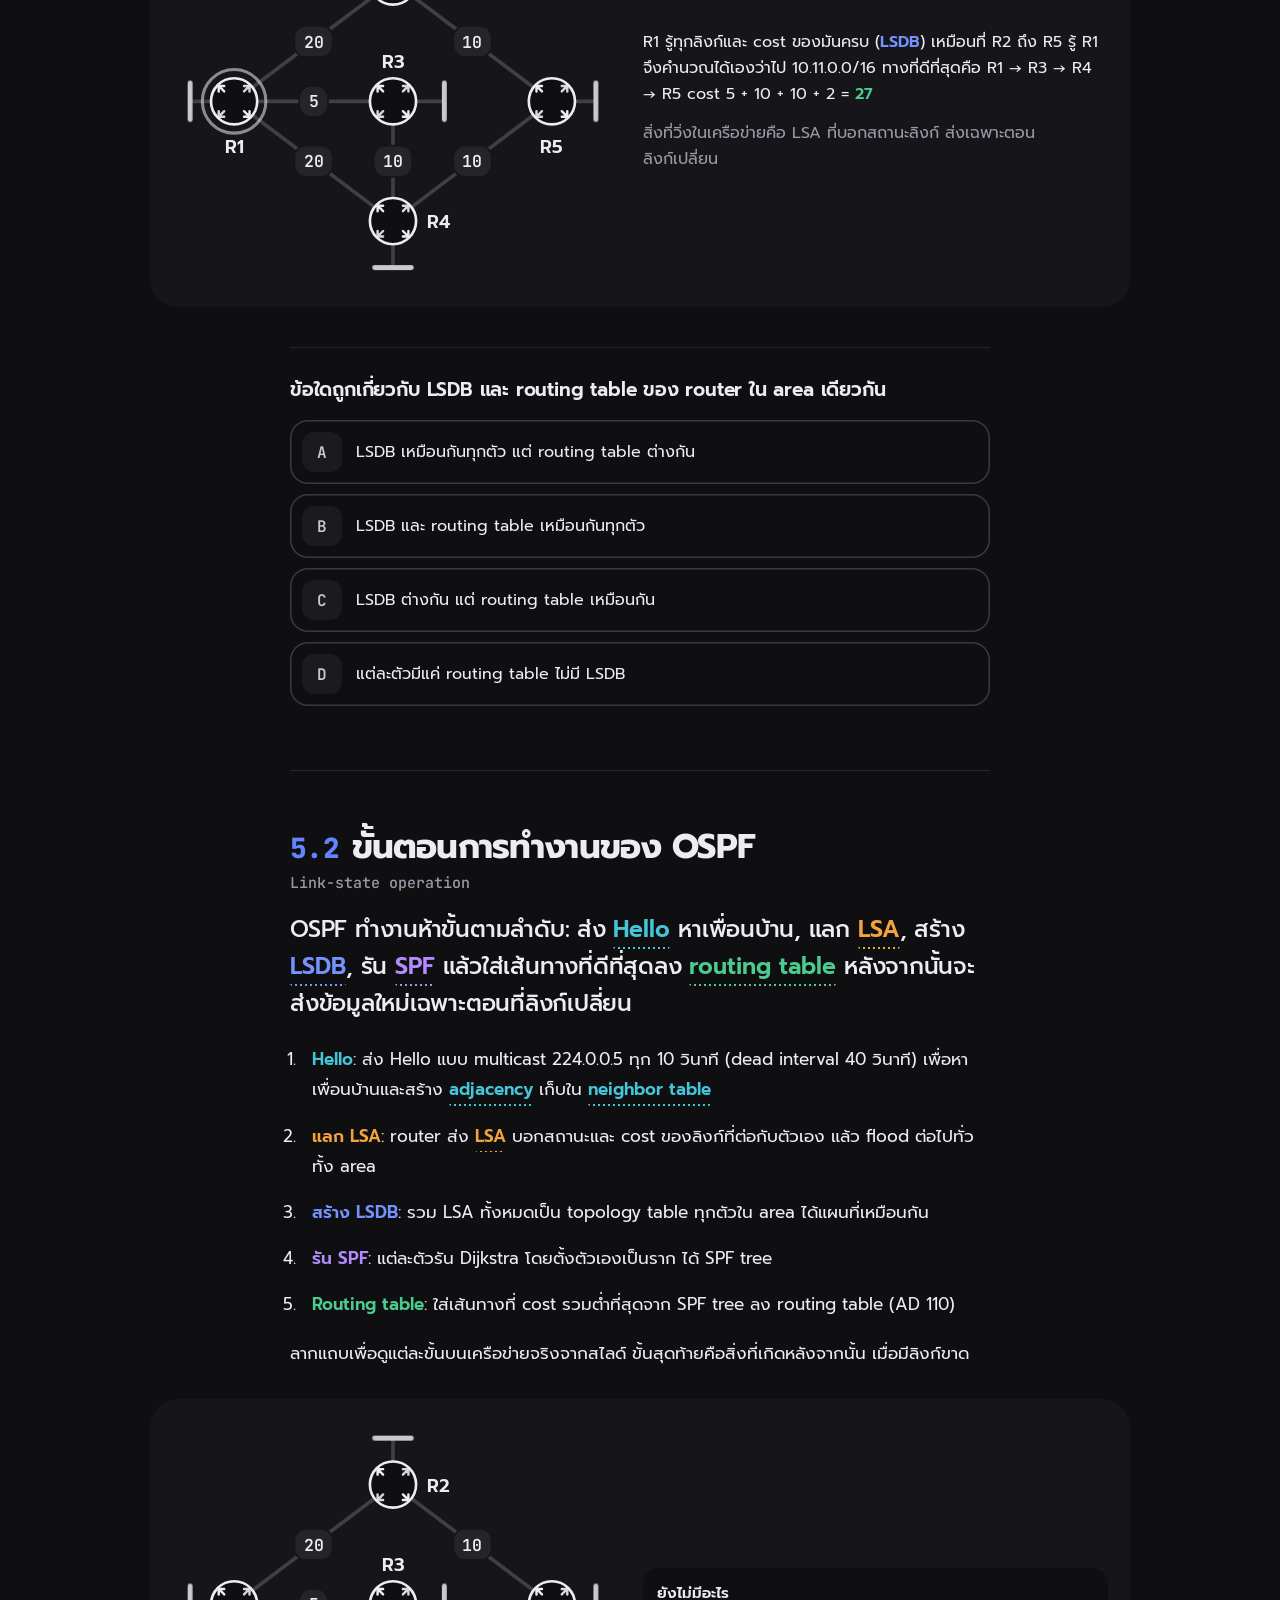
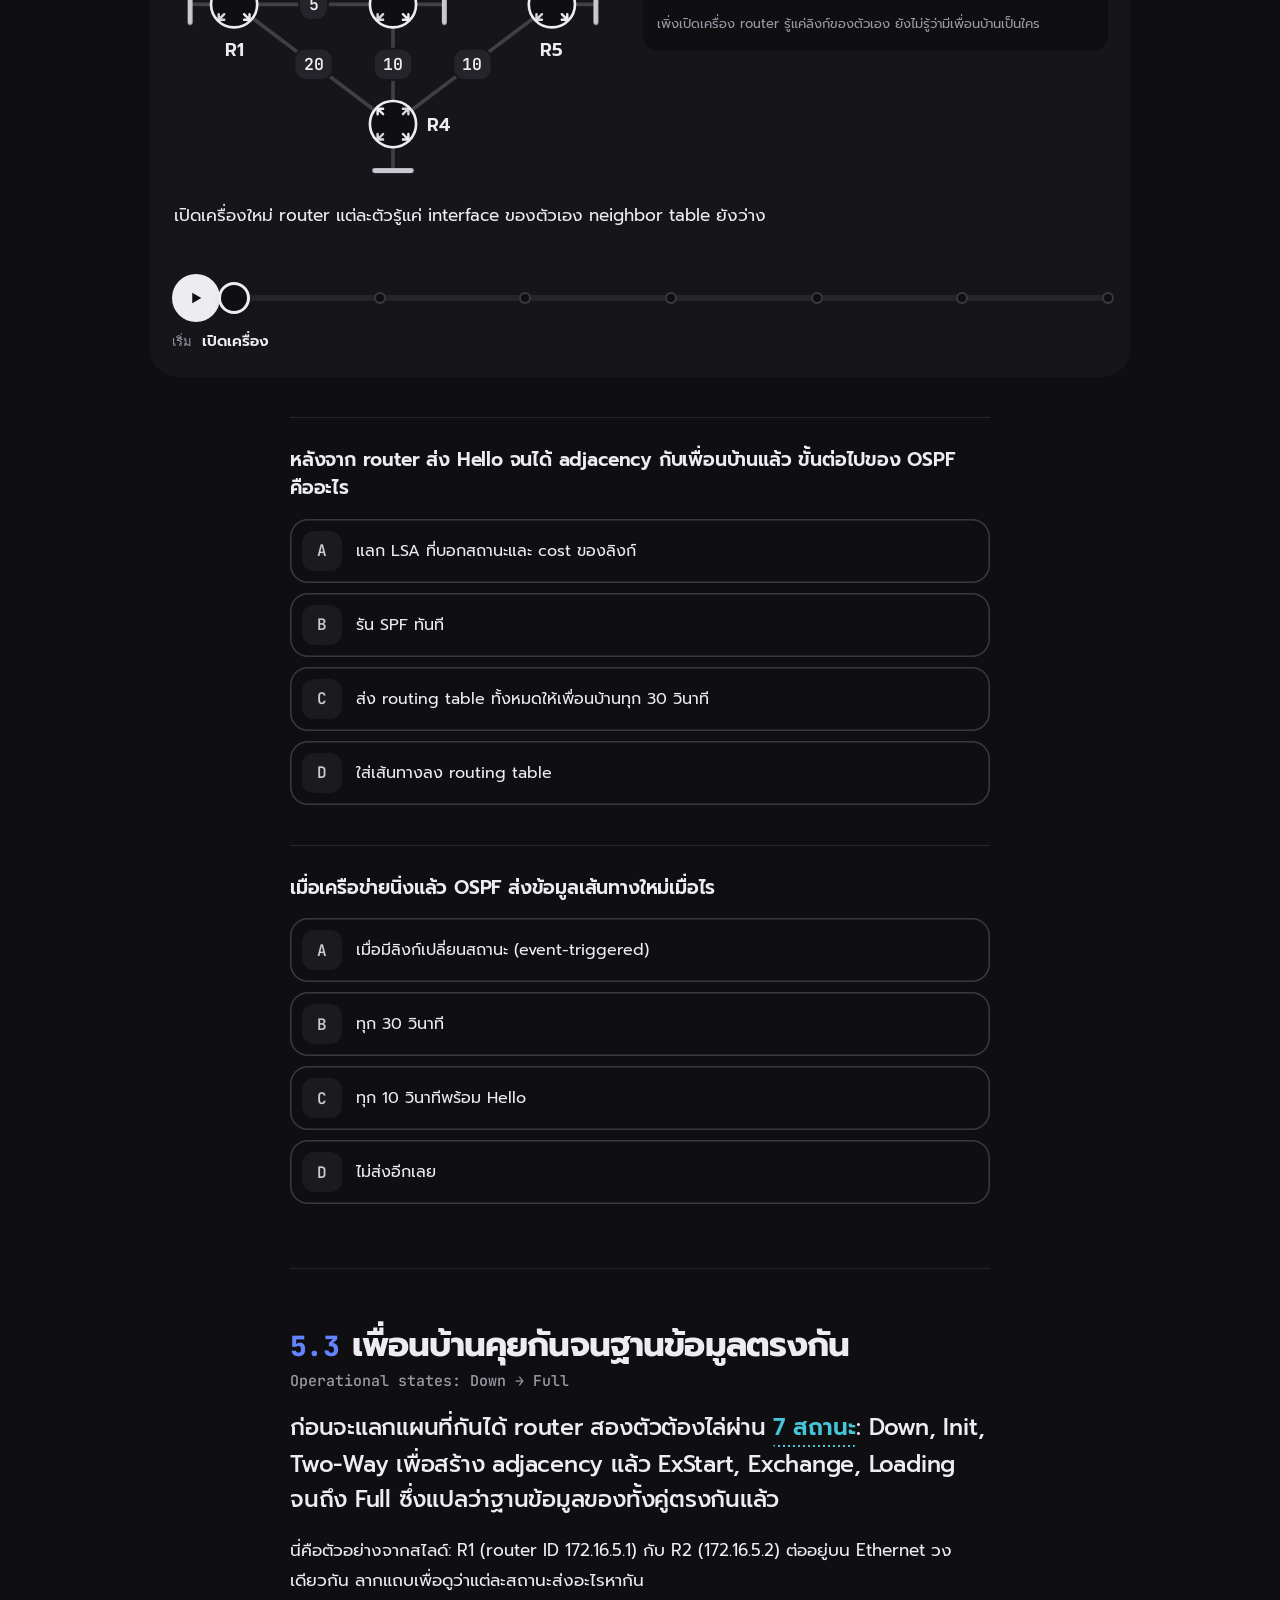
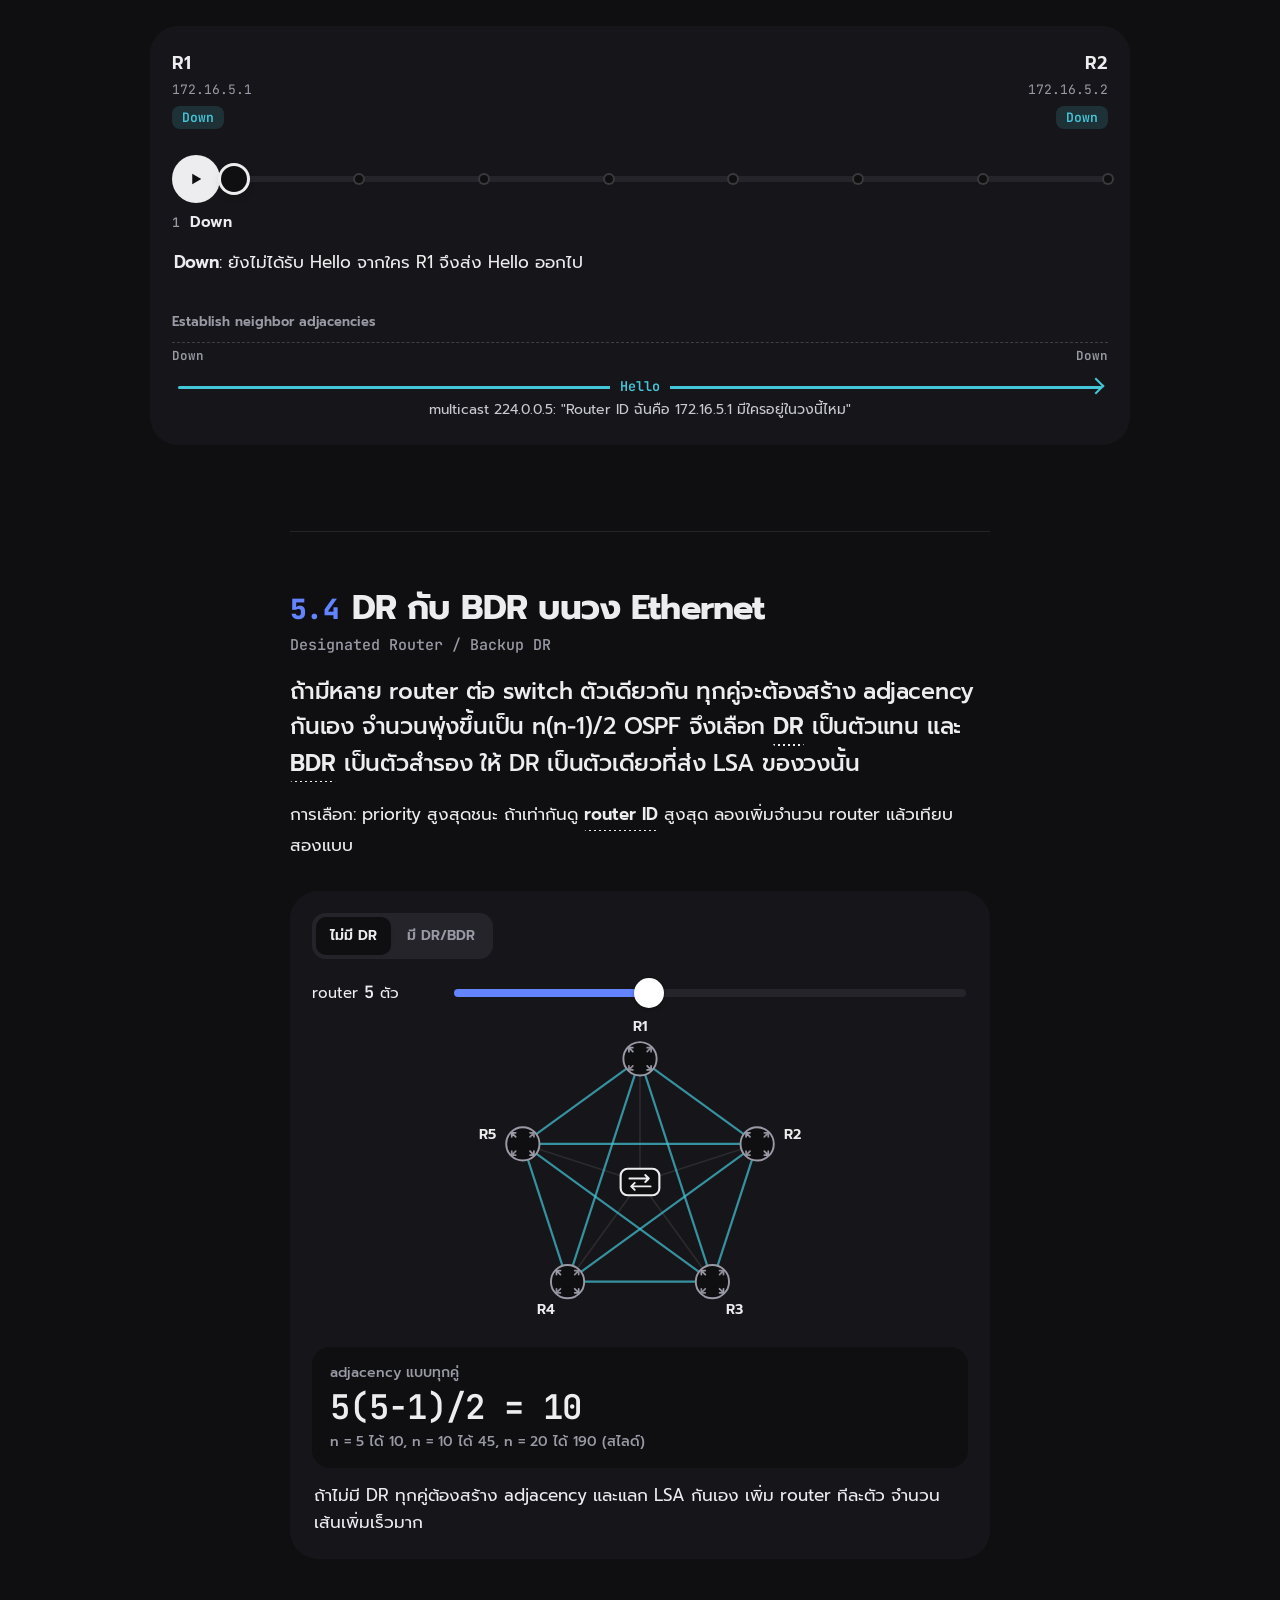
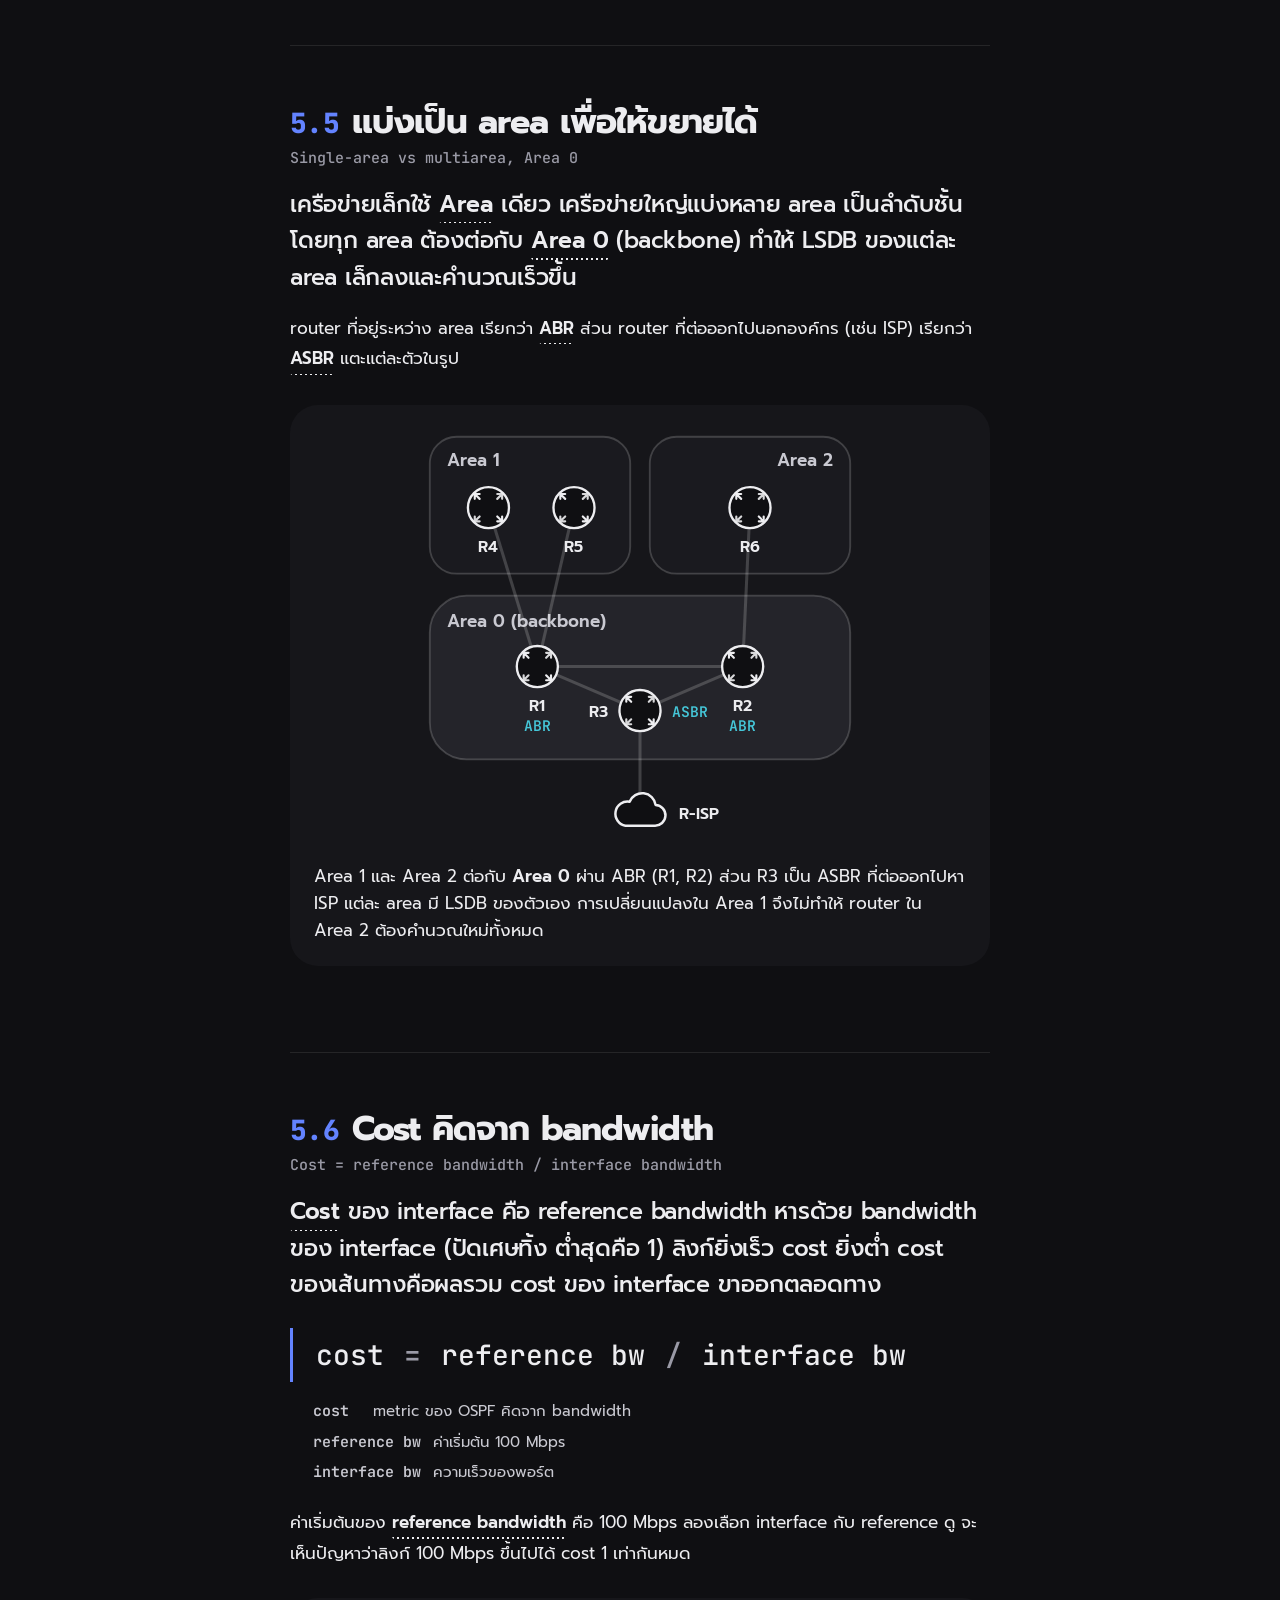
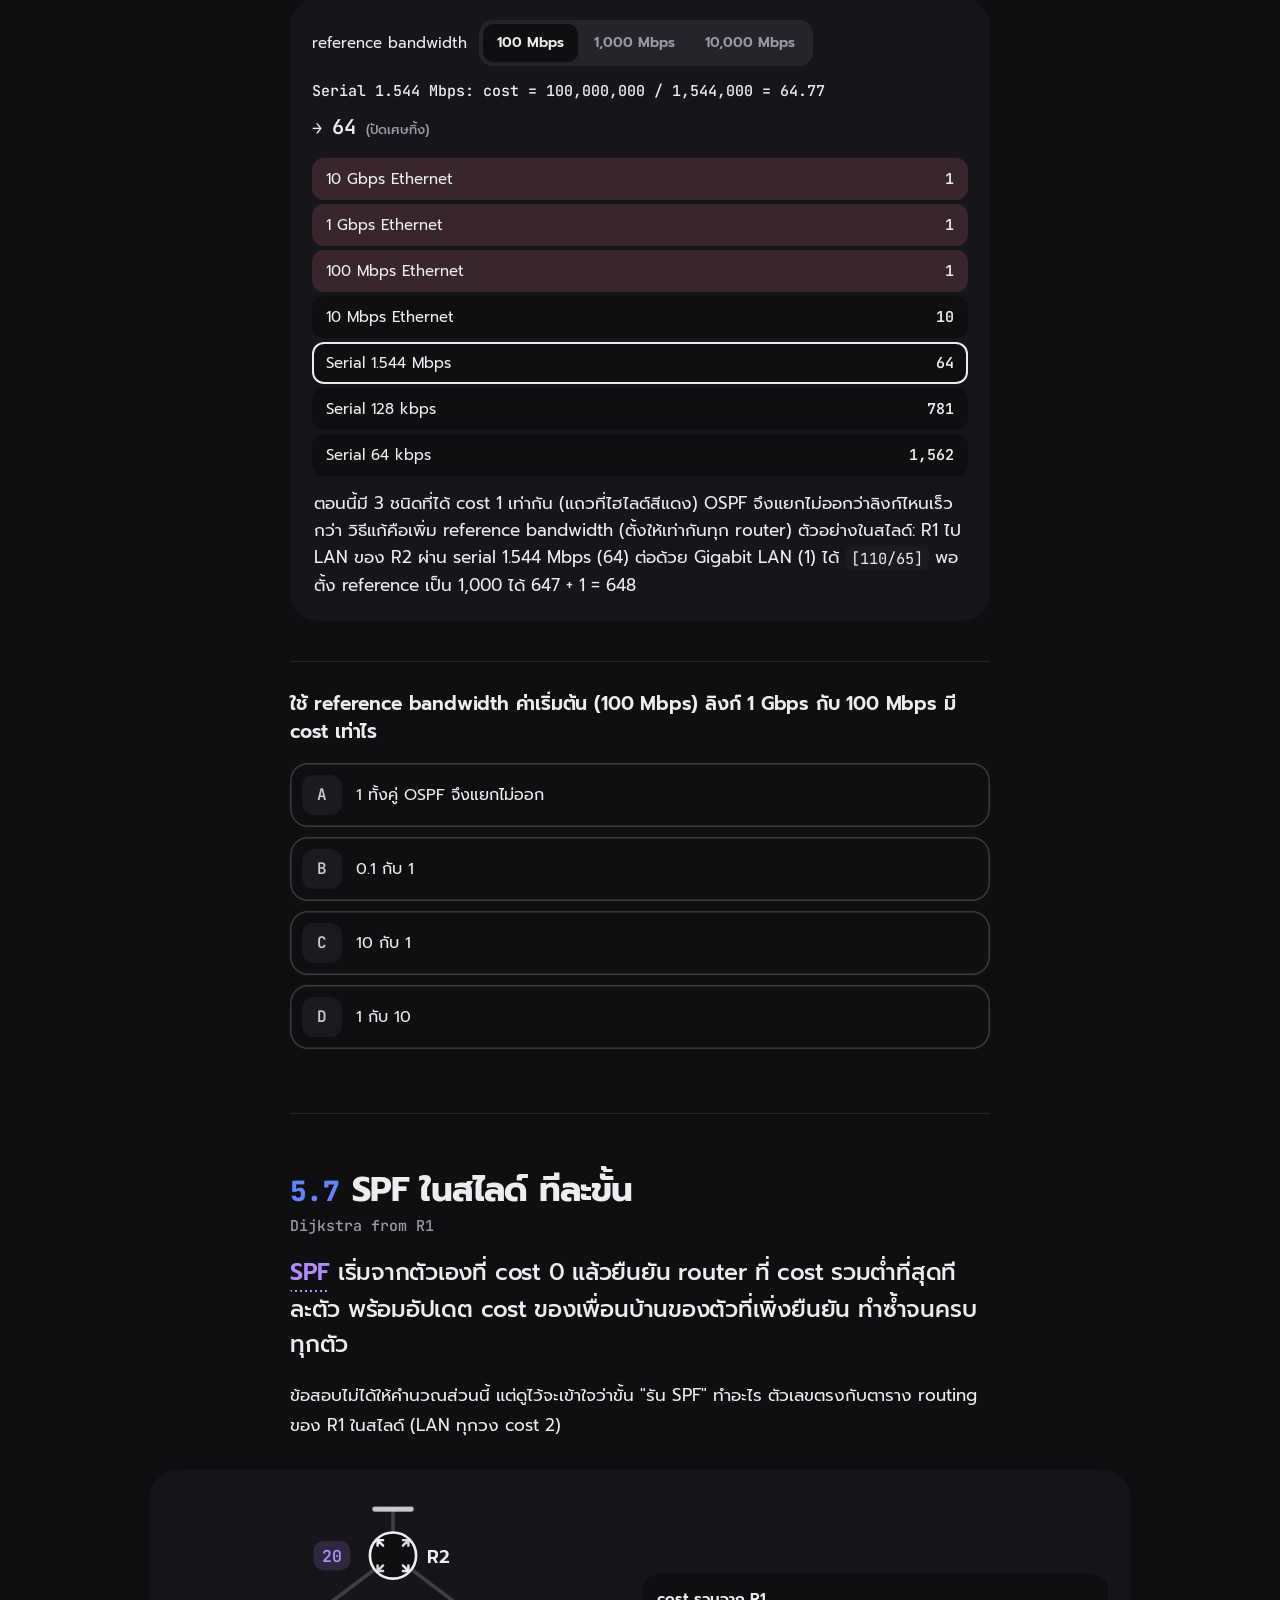
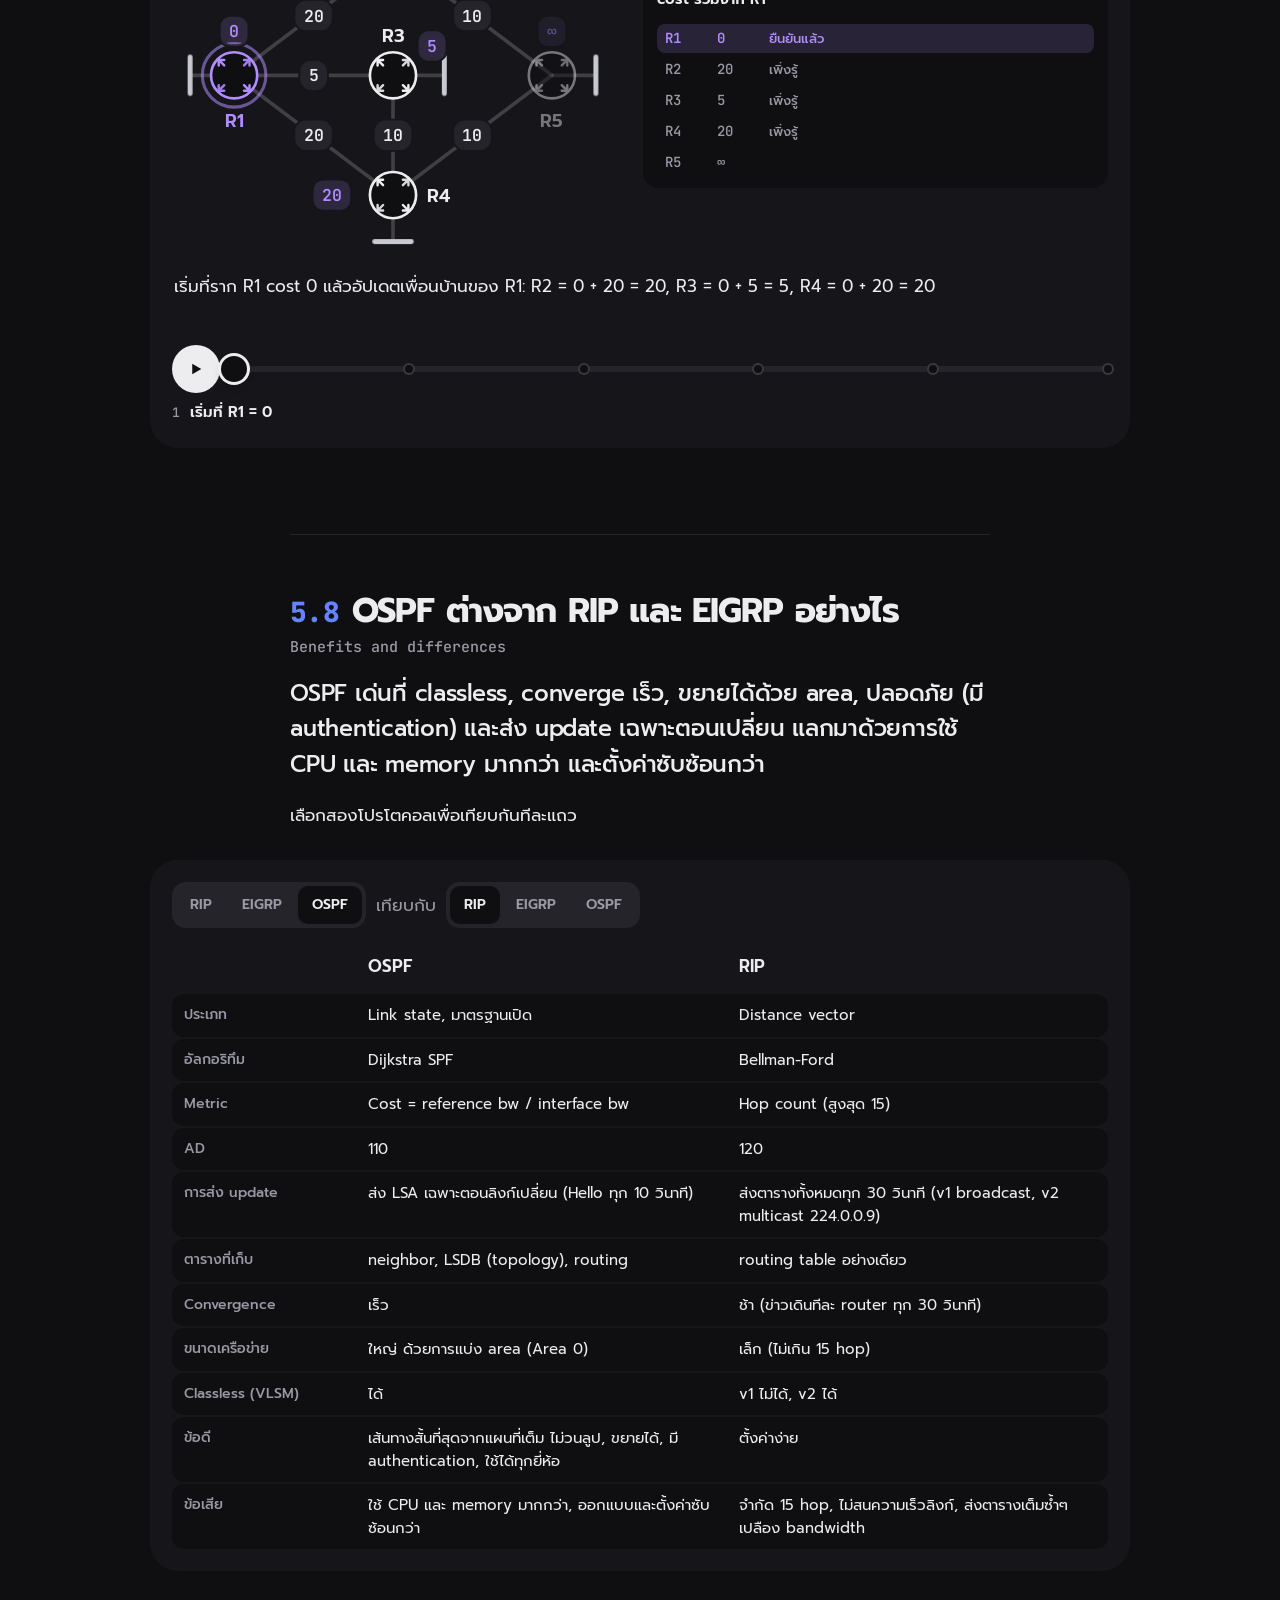
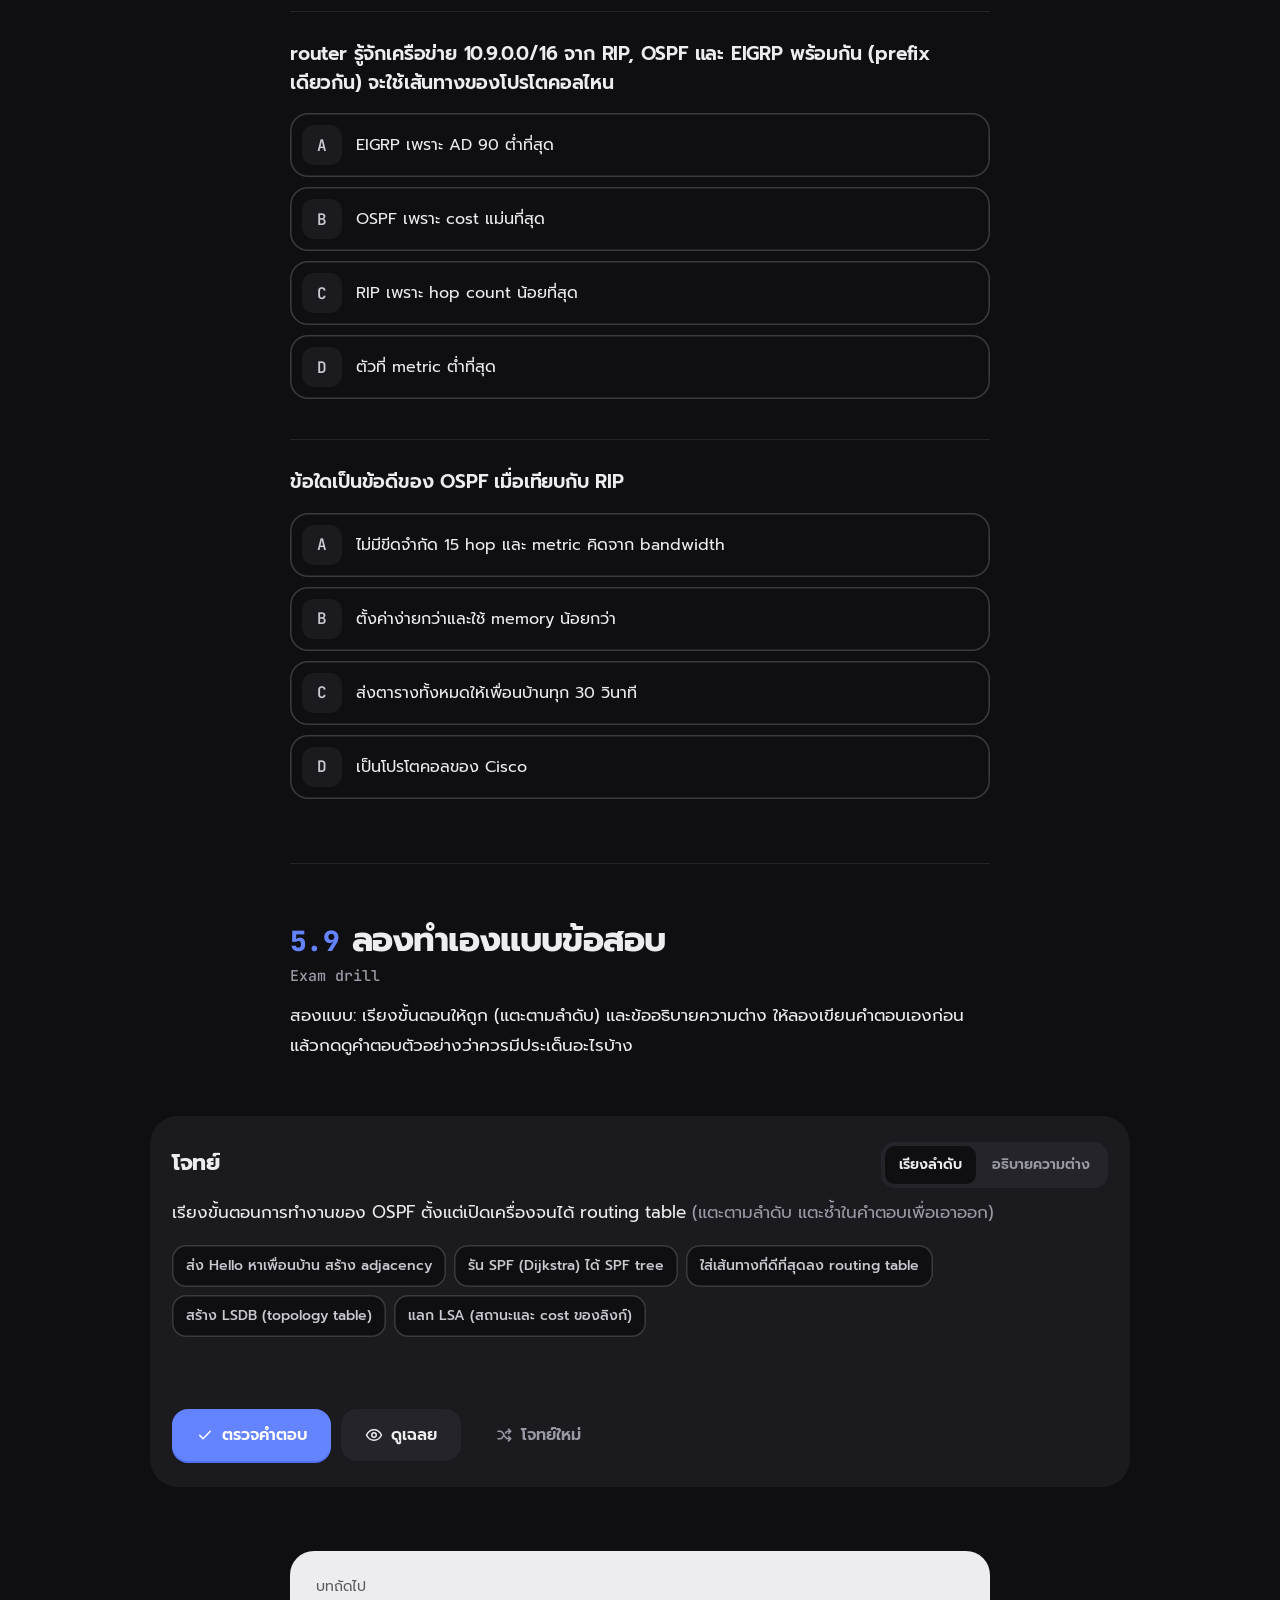
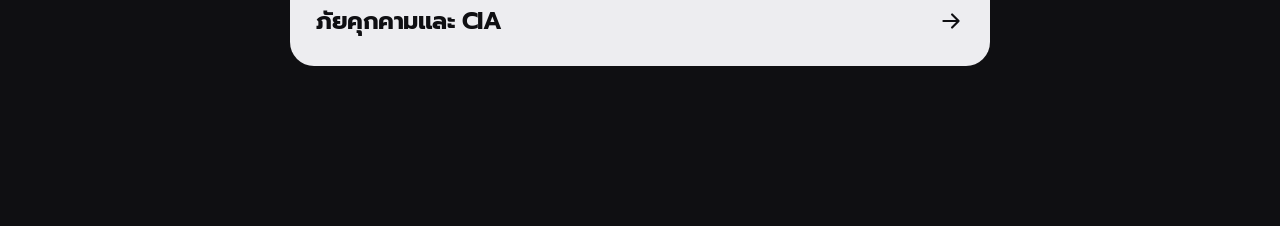
<file: ospf.html>
<!doctype html>
<html lang="th">
<head>
<meta charset="utf-8">
<link rel="icon" href="favicon.svg" type="image/svg+xml">
<meta name="viewport" content="width=device-width, initial-scale=1, viewport-fit=cover">
<title>OSPF | Hop</title>
<meta name="theme-color" content="#0F0F12">
<link rel="preconnect" href="https://fonts.googleapis.com">
<link rel="preconnect" href="https://fonts.gstatic.com" crossorigin>
<link rel="stylesheet" href="https://fonts.googleapis.com/css2?family=Prompt:wght@400;500;600;700&family=JetBrains+Mono:wght@400;500;600;700;800&display=swap">
<link rel="stylesheet" href="assets/core.css">
<link rel="stylesheet" href="assets/eigrp.css">
<link rel="stylesheet" href="assets/ospf.css">
</head>
<body>
<main>
  <div class="col head">
    <h1>OSPF</h1>
    <p class="lede">OSPF ไม่มีโจทย์คำนวณ ข้อสอบจะให้อธิบายว่า [[ospf]] ทำงานเป็นขั้นตอนอย่างไรตั้งแต่เปิดเครื่องจนได้ routing table, มีข้อดีอะไร และต่างจาก RIP กับ EIGRP ตรงไหน</p>
  </div>

  <div class="fig map" id="map"></div>

  <section class="idea col" id="s-ls">
    <h2>ทุกตัวถือแผนที่ฉบับเดียวกัน<span class="en">Link state vs distance vector</span></h2>
    <p class="key">OSPF เป็น [[ls|link state]]: router ทุกตัวรู้ทุกลิงก์และ cost ของมัน เก็บไว้ใน [[lsdb]] ที่เหมือนกันทุกตัว แล้วแต่ละตัวคำนวณเส้นทางเองด้วย [[spf]] ต่างจาก [[dv|distance vector]] ที่รู้แค่สิ่งที่เพื่อนบ้านบอกต่อมา</p>
    <p>สลับดูว่า R1 "เห็น" อะไรในสองแบบ แบบ distance vector R1 ได้แต่ตัวเลขที่เพื่อนบ้านบอกมา ไม่รู้ว่าข้างหลังเพื่อนบ้านหน้าตาเป็นอย่างไร</p>
    <div class="fig" id="fig-view"></div>
    <div id="q-view"></div>
  </section>

  <section class="idea col" id="s-ops">
    <h2>ขั้นตอนการทำงานของ OSPF<span class="en">Link-state operation</span></h2>
    <p class="key">OSPF ทำงานห้าขั้นตามลำดับ: ส่ง [[hello|Hello]] หาเพื่อนบ้าน, แลก [[lsa|LSA]], สร้าง [[lsdb|LSDB]], รัน [[spf|SPF]] แล้วใส่เส้นทางที่ดีที่สุดลง [[rtbl|routing table]] หลังจากนั้นจะส่งข้อมูลใหม่เฉพาะตอนที่ลิงก์เปลี่ยน</p>
    <ol class="steps" id="steps">
      <li><b class="c-teal">Hello</b>: ส่ง Hello แบบ multicast 224.0.0.5 ทุก 10 วินาที (dead interval 40 วินาที) เพื่อหาเพื่อนบ้านและสร้าง [[adj|adjacency]] เก็บใน [[nbrtbl|neighbor table]]</li>
      <li><b class="c-amber">แลก LSA</b>: router ส่ง [[lsa|LSA]] บอกสถานะและ cost ของลิงก์ที่ต่อกับตัวเอง แล้ว flood ต่อไปทั่วทั้ง area</li>
      <li><b class="c-blue">สร้าง LSDB</b>: รวม LSA ทั้งหมดเป็น topology table ทุกตัวใน area ได้แผนที่เหมือนกัน</li>
      <li><b class="c-violet">รัน SPF</b>: แต่ละตัวรัน Dijkstra โดยตั้งตัวเองเป็นราก ได้ SPF tree</li>
      <li><b class="c-green">Routing table</b>: ใส่เส้นทางที่ cost รวมต่ำที่สุดจาก SPF tree ลง routing table (AD 110)</li>
    </ol>
    <p>ลากแถบเพื่อดูแต่ละขั้นบนเครือข่ายจริงจากสไลด์ ขั้นสุดท้ายคือสิ่งที่เกิดหลังจากนั้น เมื่อมีลิงก์ขาด</p>
    <div class="fig" id="fig-ops"></div>
    <div id="q-ops"></div>
  </section>

  <section class="idea col" id="s-states">
    <h2>เพื่อนบ้านคุยกันจนฐานข้อมูลตรงกัน<span class="en">Operational states: Down → Full</span></h2>
    <p class="key">ก่อนจะแลกแผนที่กันได้ router สองตัวต้องไล่ผ่าน [[states|7 สถานะ]]: Down, Init, Two-Way เพื่อสร้าง adjacency แล้ว ExStart, Exchange, Loading จนถึง Full ซึ่งแปลว่าฐานข้อมูลของทั้งคู่ตรงกันแล้ว</p>
    <p>นี่คือตัวอย่างจากสไลด์: R1 (router ID 172.16.5.1) กับ R2 (172.16.5.2) ต่ออยู่บน Ethernet วงเดียวกัน ลากแถบเพื่อดูว่าแต่ละสถานะส่งอะไรหากัน</p>
    <div class="fig" id="fig-states"></div>
  </section>

  <section class="idea col" id="s-dr">
    <h2>DR กับ BDR บนวง Ethernet<span class="en">Designated Router / Backup DR</span></h2>
    <p class="key">ถ้ามีหลาย router ต่อ switch ตัวเดียวกัน ทุกคู่จะต้องสร้าง adjacency กันเอง จำนวนพุ่งขึ้นเป็น n(n−1)/2 OSPF จึงเลือก [[dr|DR]] เป็นตัวแทน และ [[bdr|BDR]] เป็นตัวสำรอง ให้ DR เป็นตัวเดียวที่ส่ง LSA ของวงนั้น</p>
    <p>การเลือก: priority สูงสุดชนะ ถ้าเท่ากันดู [[rid|router ID]] สูงสุด ลองเพิ่มจำนวน router แล้วเทียบสองแบบ</p>
    <div class="fig in-col" id="fig-dr"></div>
  </section>

  <section class="idea col" id="s-area">
    <h2>แบ่งเป็น area เพื่อให้ขยายได้<span class="en">Single-area vs multiarea, Area 0</span></h2>
    <p class="key">เครือข่ายเล็กใช้ [[area]] เดียว เครือข่ายใหญ่แบ่งหลาย area เป็นลำดับชั้น โดยทุก area ต้องต่อกับ [[area0|Area 0]] (backbone) ทำให้ LSDB ของแต่ละ area เล็กลงและคำนวณเร็วขึ้น</p>
    <p>router ที่อยู่ระหว่าง area เรียกว่า [[abr|ABR]] ส่วน router ที่ต่อออกไปนอกองค์กร (เช่น ISP) เรียกว่า [[asbr|ASBR]] แตะแต่ละตัวในรูป</p>
    <div class="fig in-col" id="fig-area"></div>
  </section>

  <section class="idea col" id="s-cost">
    <h2>Cost คิดจาก bandwidth<span class="en">Cost = reference bandwidth / interface bandwidth</span></h2>
    <p class="key">[[cost]] ของ interface คือ reference bandwidth หารด้วย bandwidth ของ interface (ปัดเศษทิ้ง ต่ำสุดคือ 1) ลิงก์ยิ่งเร็ว cost ยิ่งต่ำ cost ของเส้นทางคือผลรวม cost ของ interface ขาออกตลอดทาง</p>
    <div id="eq-cost"></div>
    <p>ค่าเริ่มต้นของ [[refbw|reference bandwidth]] คือ 100 Mbps ลองเลือก interface กับ reference ดู จะเห็นปัญหาว่าลิงก์ 100 Mbps ขึ้นไปได้ cost 1 เท่ากันหมด</p>
    <div class="fig in-col" id="fig-cost"></div>
    <div id="q-cost"></div>
  </section>

  <section class="idea col" id="s-spf">
    <h2>SPF ในสไลด์ ทีละขั้น<span class="en">Dijkstra from R1</span></h2>
    <p class="key">[[spf|SPF]] เริ่มจากตัวเองที่ cost 0 แล้วยืนยัน router ที่ cost รวมต่ำที่สุดทีละตัว พร้อมอัปเดต cost ของเพื่อนบ้านของตัวที่เพิ่งยืนยัน ทำซ้ำจนครบทุกตัว</p>
    <p>ข้อสอบไม่ได้ให้คำนวณส่วนนี้ แต่ดูไว้จะเข้าใจว่าขั้น "รัน SPF" ทำอะไร ตัวเลขตรงกับตาราง routing ของ R1 ในสไลด์ (LAN ทุกวง cost 2)</p>
    <div class="fig" id="fig-spf"></div>
  </section>

  <section class="idea col" id="s-cmp">
    <h2>OSPF ต่างจาก RIP และ EIGRP อย่างไร<span class="en">Benefits and differences</span></h2>
    <p class="key">OSPF เด่นที่ classless, converge เร็ว, ขยายได้ด้วย area, ปลอดภัย (มี authentication) และส่ง update เฉพาะตอนเปลี่ยน แลกมาด้วยการใช้ CPU และ memory มากกว่า และตั้งค่าซับซ้อนกว่า</p>
    <p>เลือกสองโปรโตคอลเพื่อเทียบกันทีละแถว</p>
    <div class="fig" id="fig-cmp"></div>
    <div id="q-cmp"></div>
  </section>

  <section class="idea col" id="s-drill">
    <h2>ลองทำเองแบบข้อสอบ<span class="en">Exam drill</span></h2>
    <p>สองแบบ: เรียงขั้นตอนให้ถูก (แตะตามลำดับ) และข้ออธิบายความต่าง ให้ลองเขียนคำตอบเองก่อน แล้วกดดูคำตอบตัวอย่างว่าควรมีประเด็นอะไรบ้าง</p>
  </section>
  <div class="drill" id="drill"></div>

  <a class="next" href="threats.html"><div class="s">บทถัดไป</div><div class="t">ภัยคุกคามและ CIA <svg viewBox="0 0 24 24" fill="none" stroke="currentColor" stroke-width="2" stroke-linecap="round" stroke-linejoin="round"><path d="M5 12h14M13 6l6 6-6 6"/></svg></div></a>
</main>
<script src="assets/core.js"></script>
<script src="assets/ospf-concepts.js"></script>
<script src="ospf.js"></script>
</body>
</html>
</file>
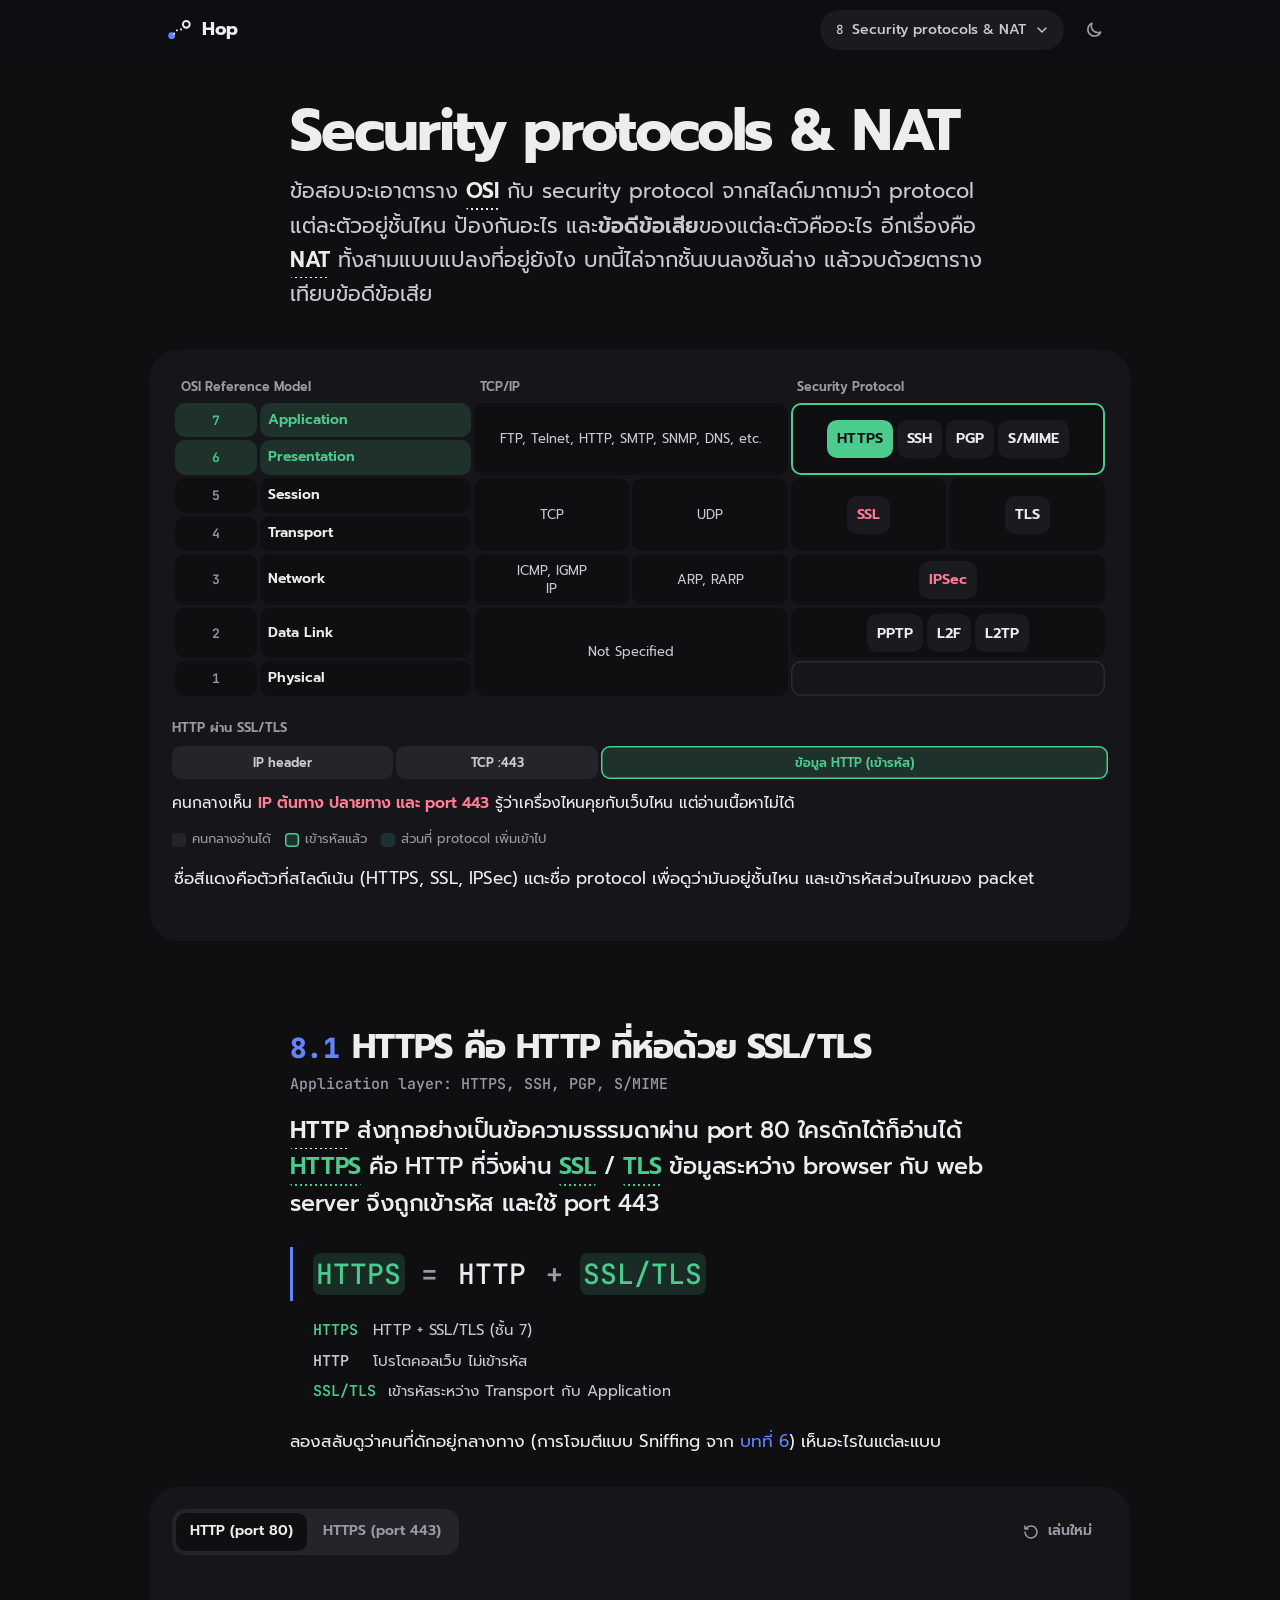
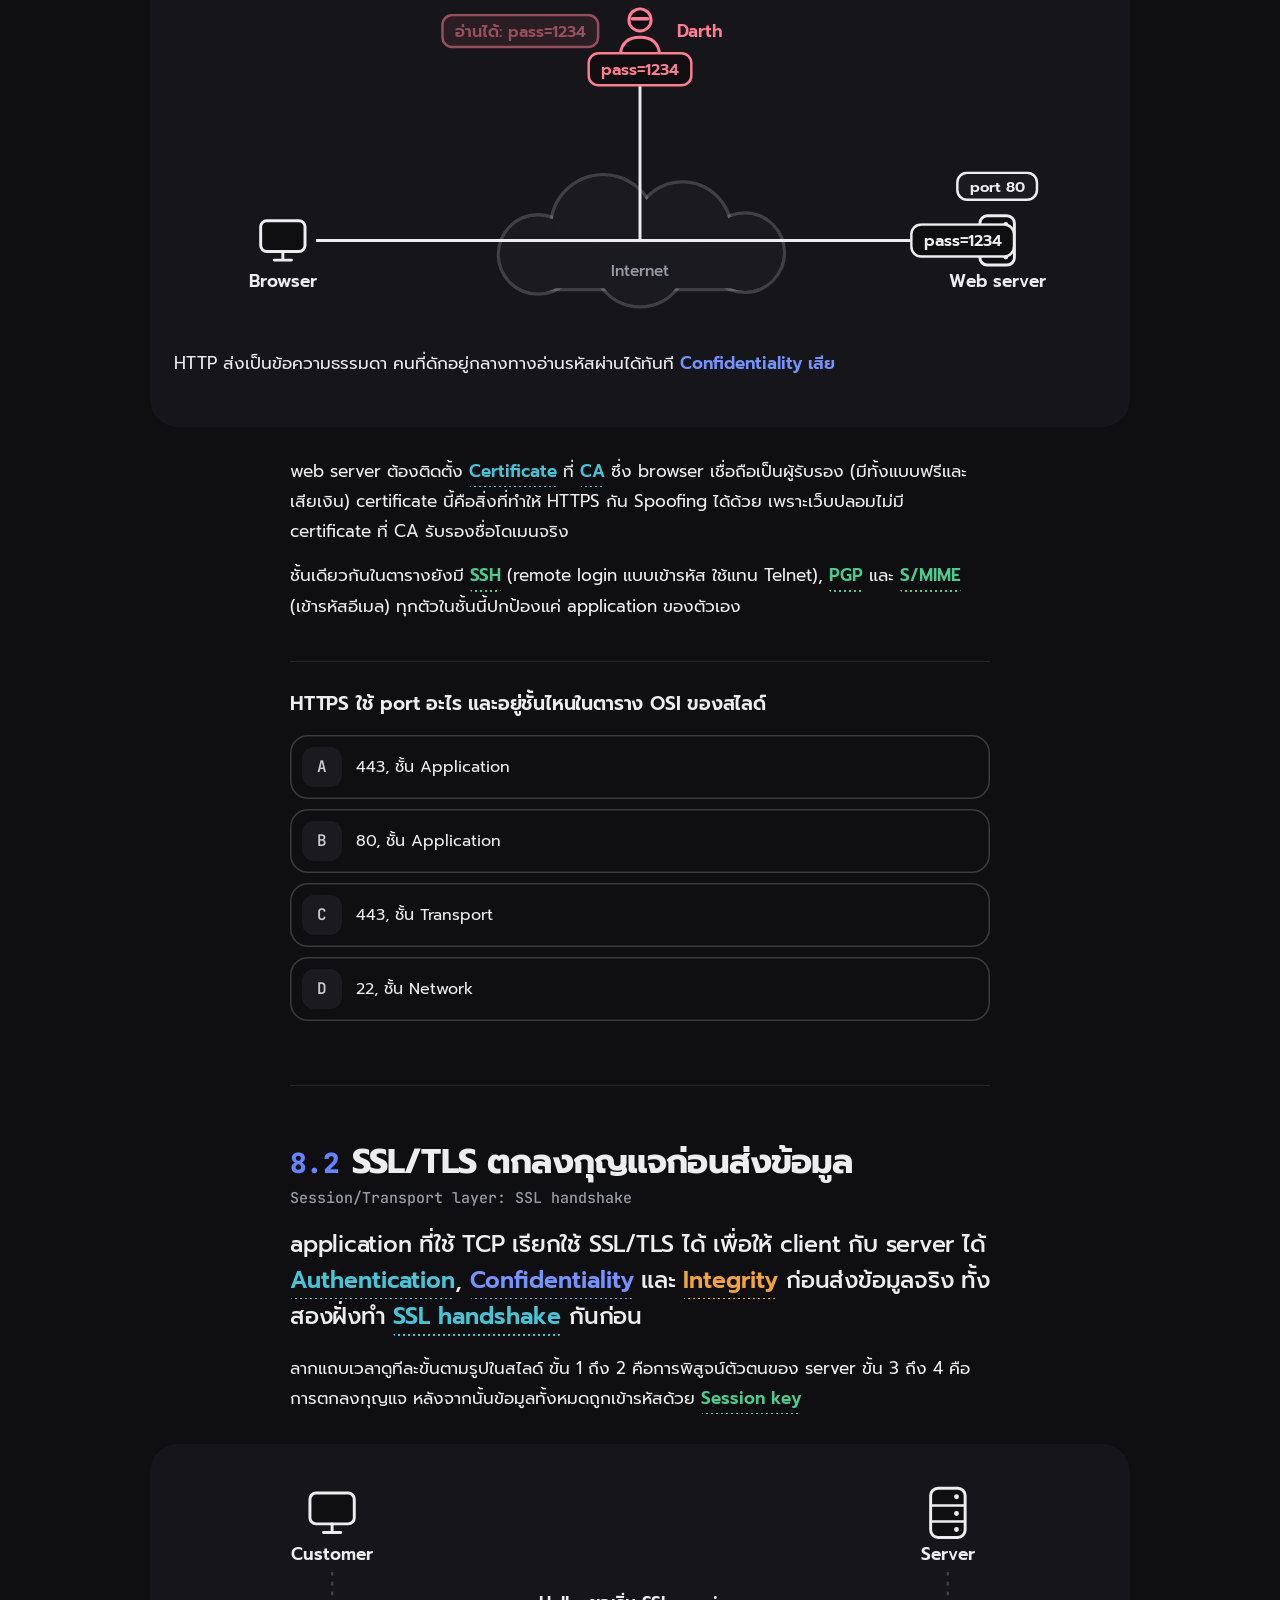
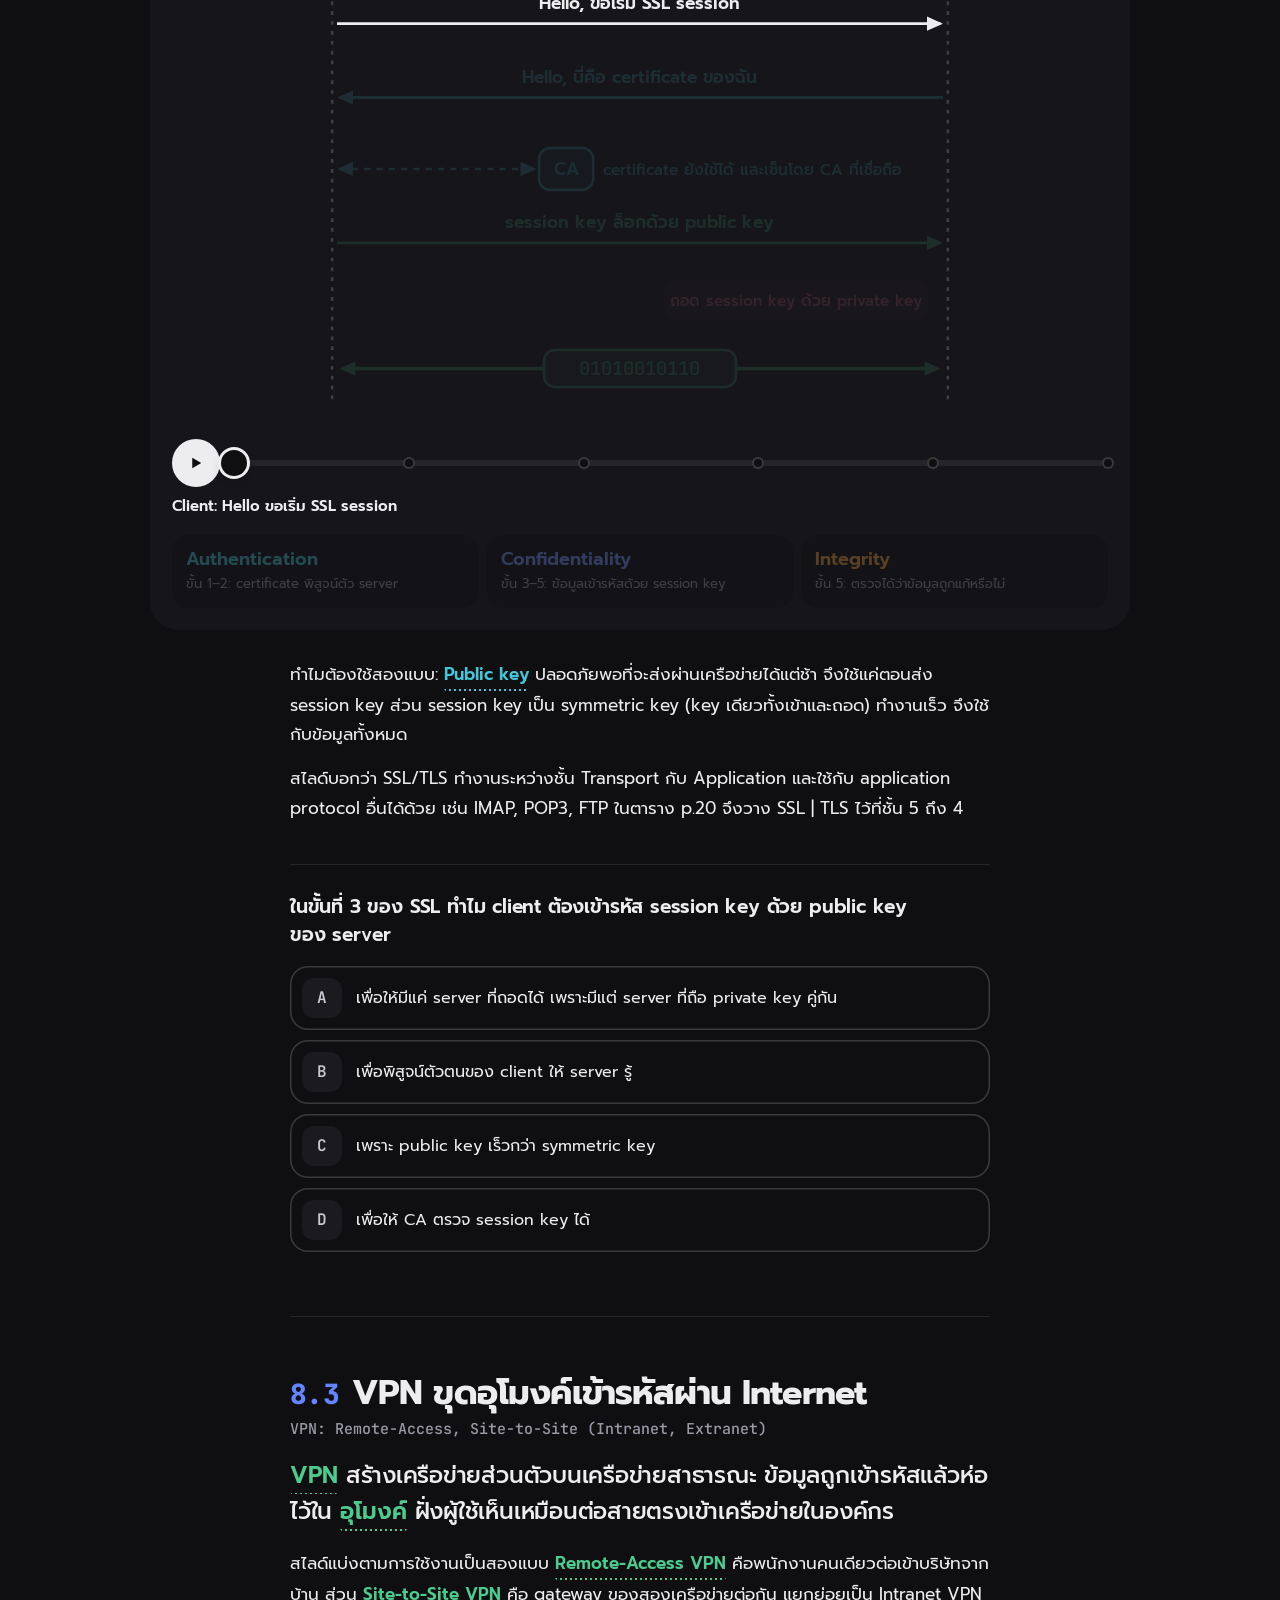
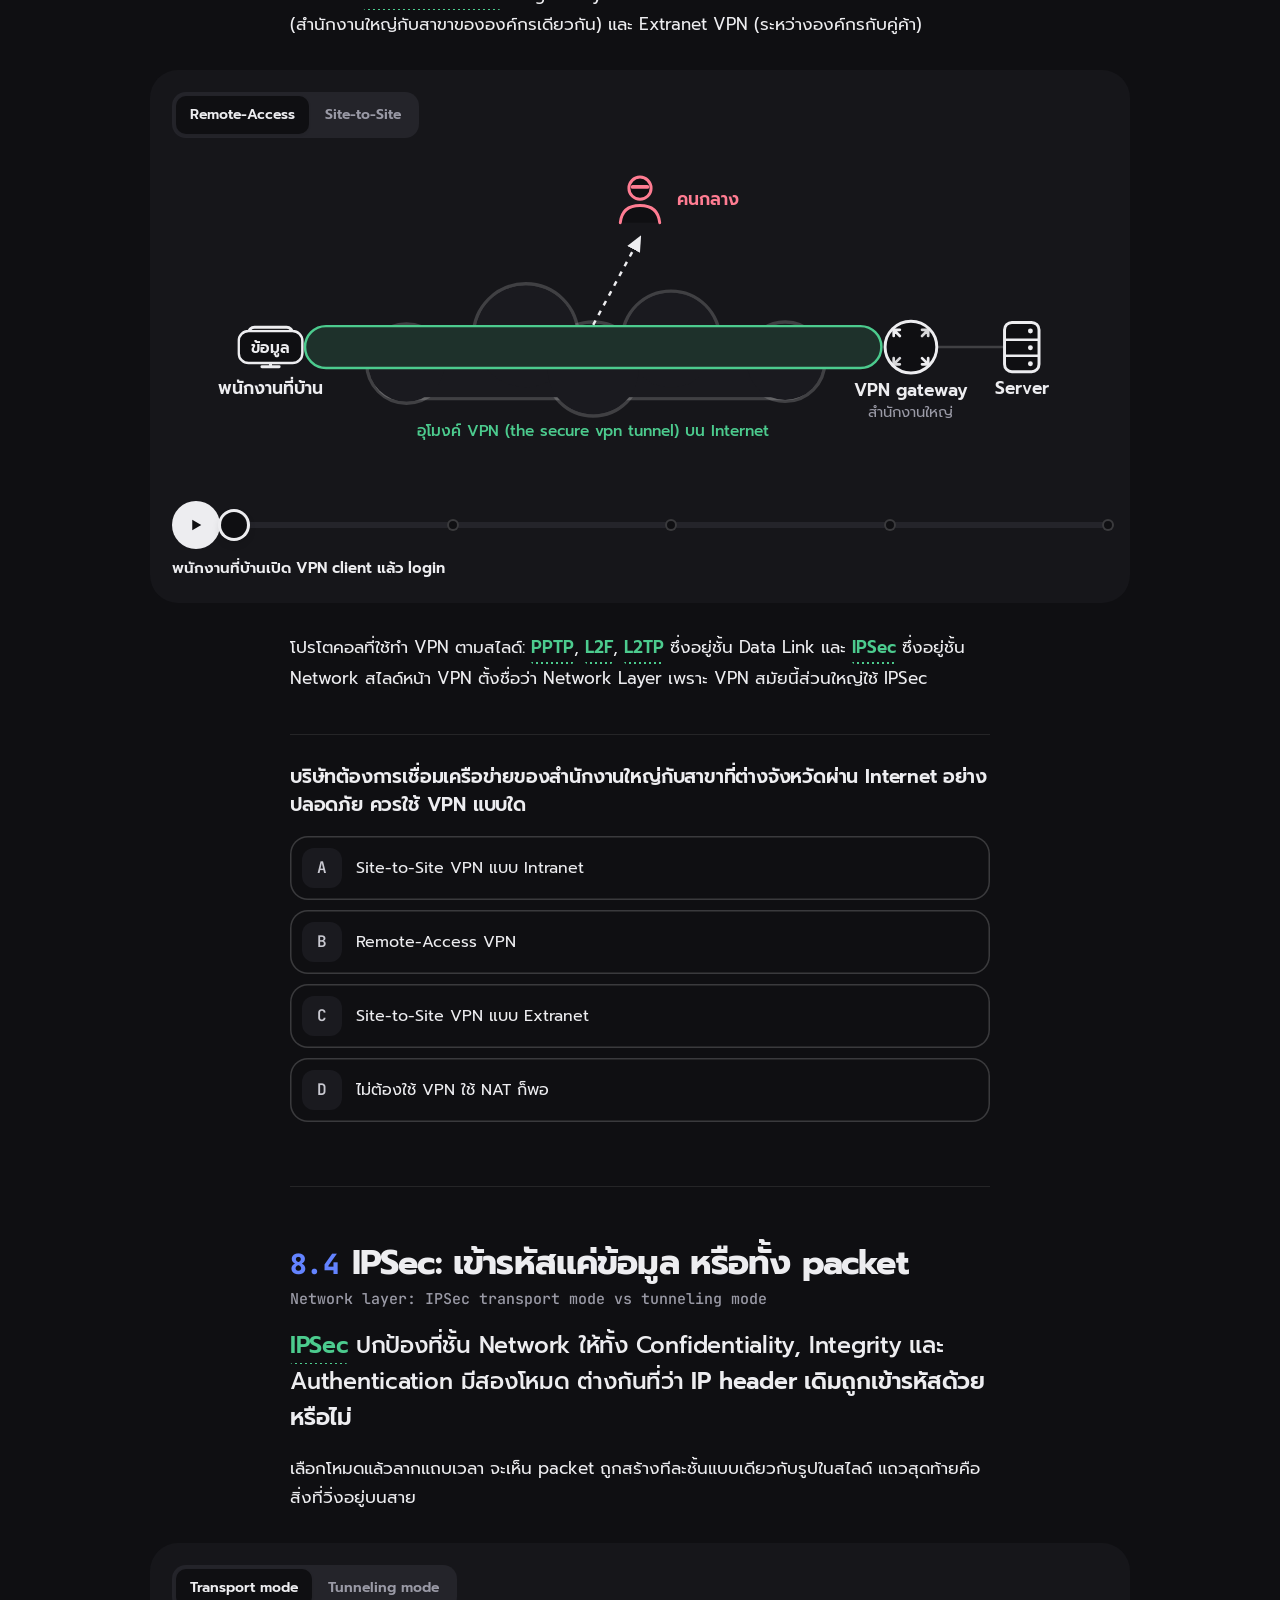
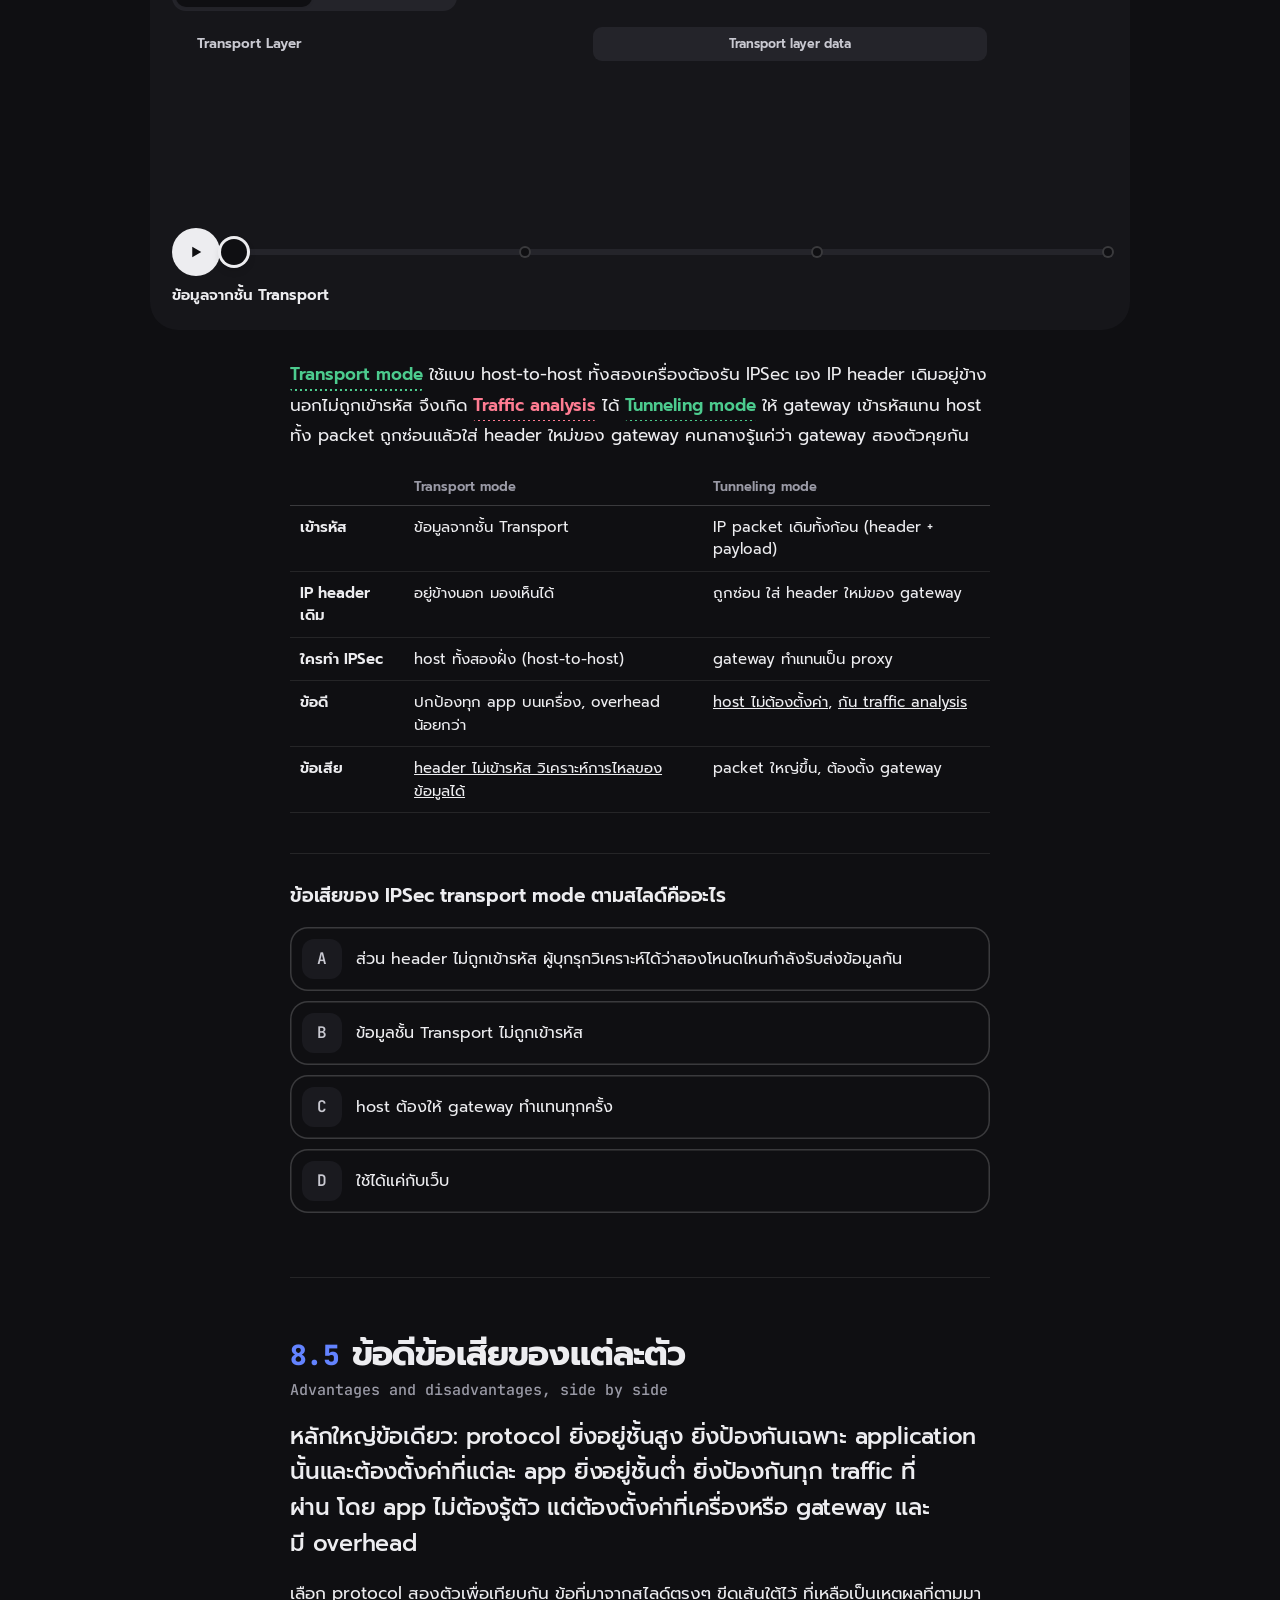
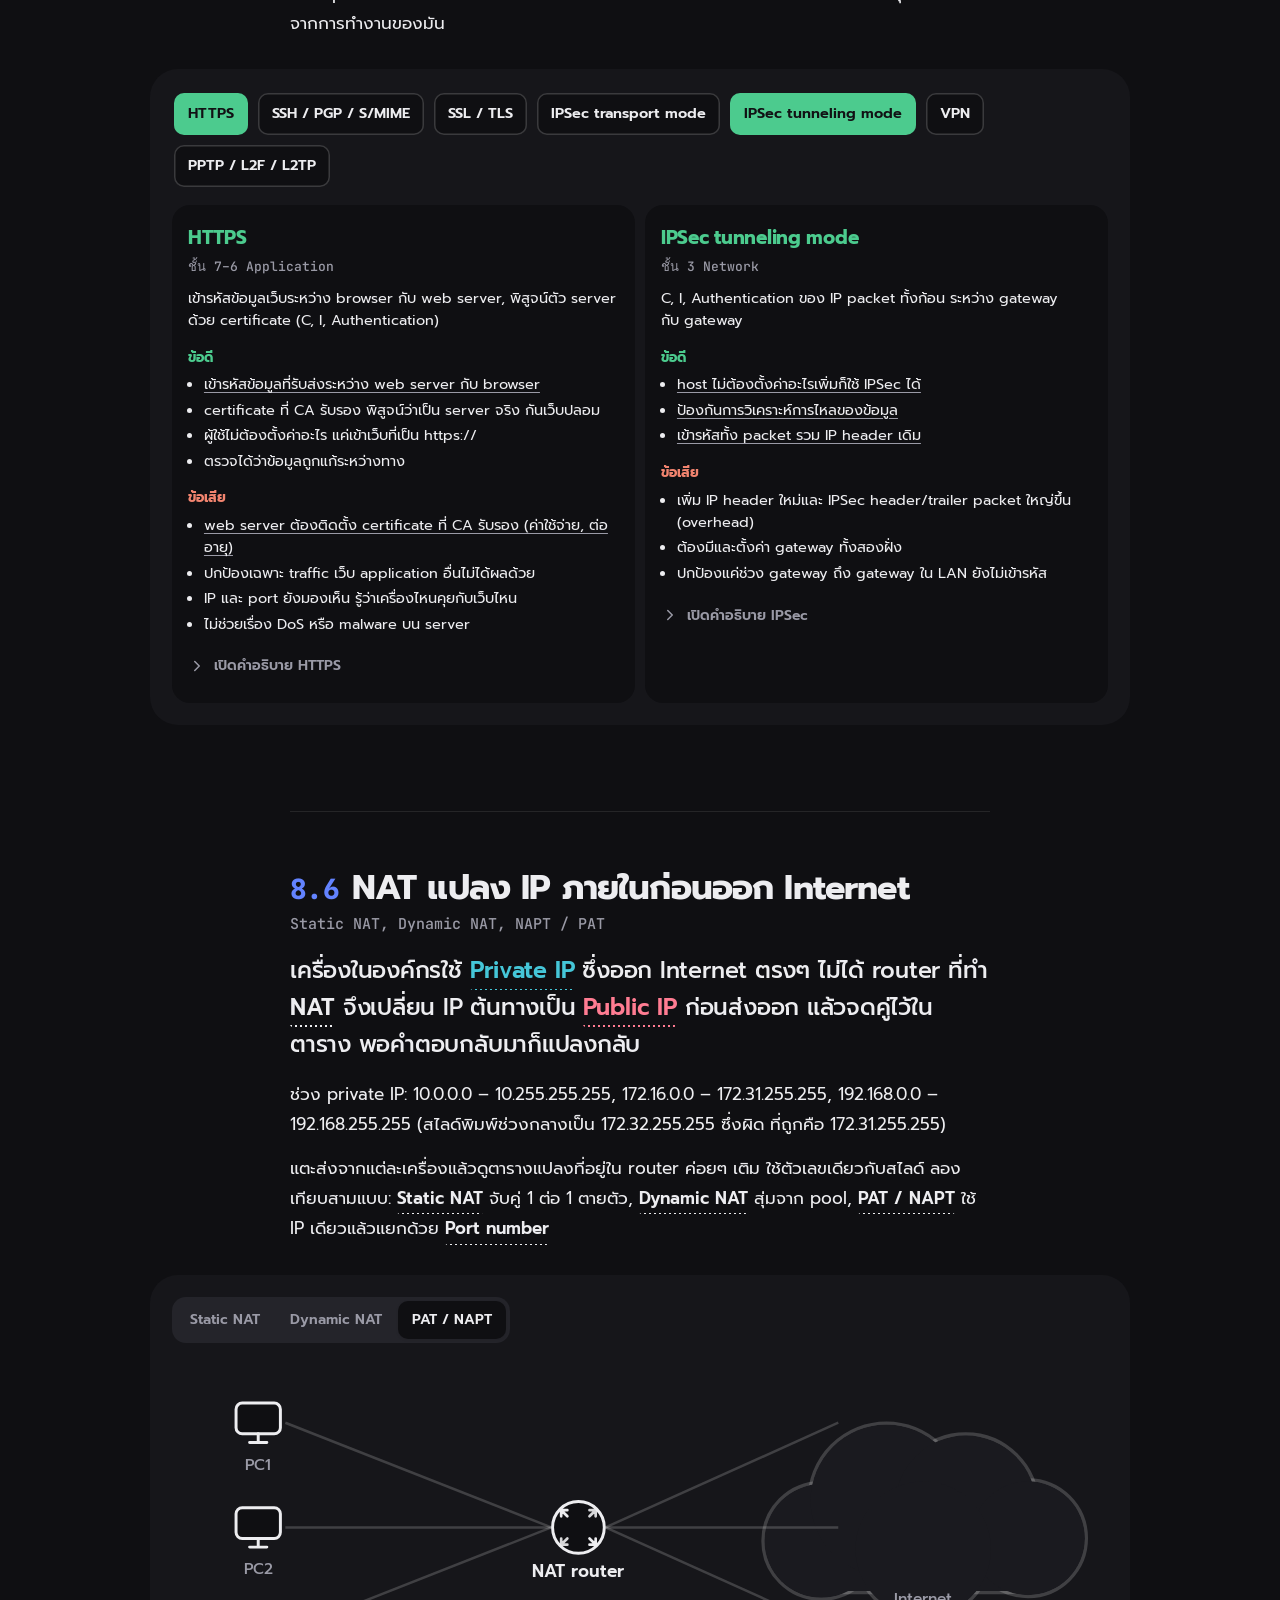
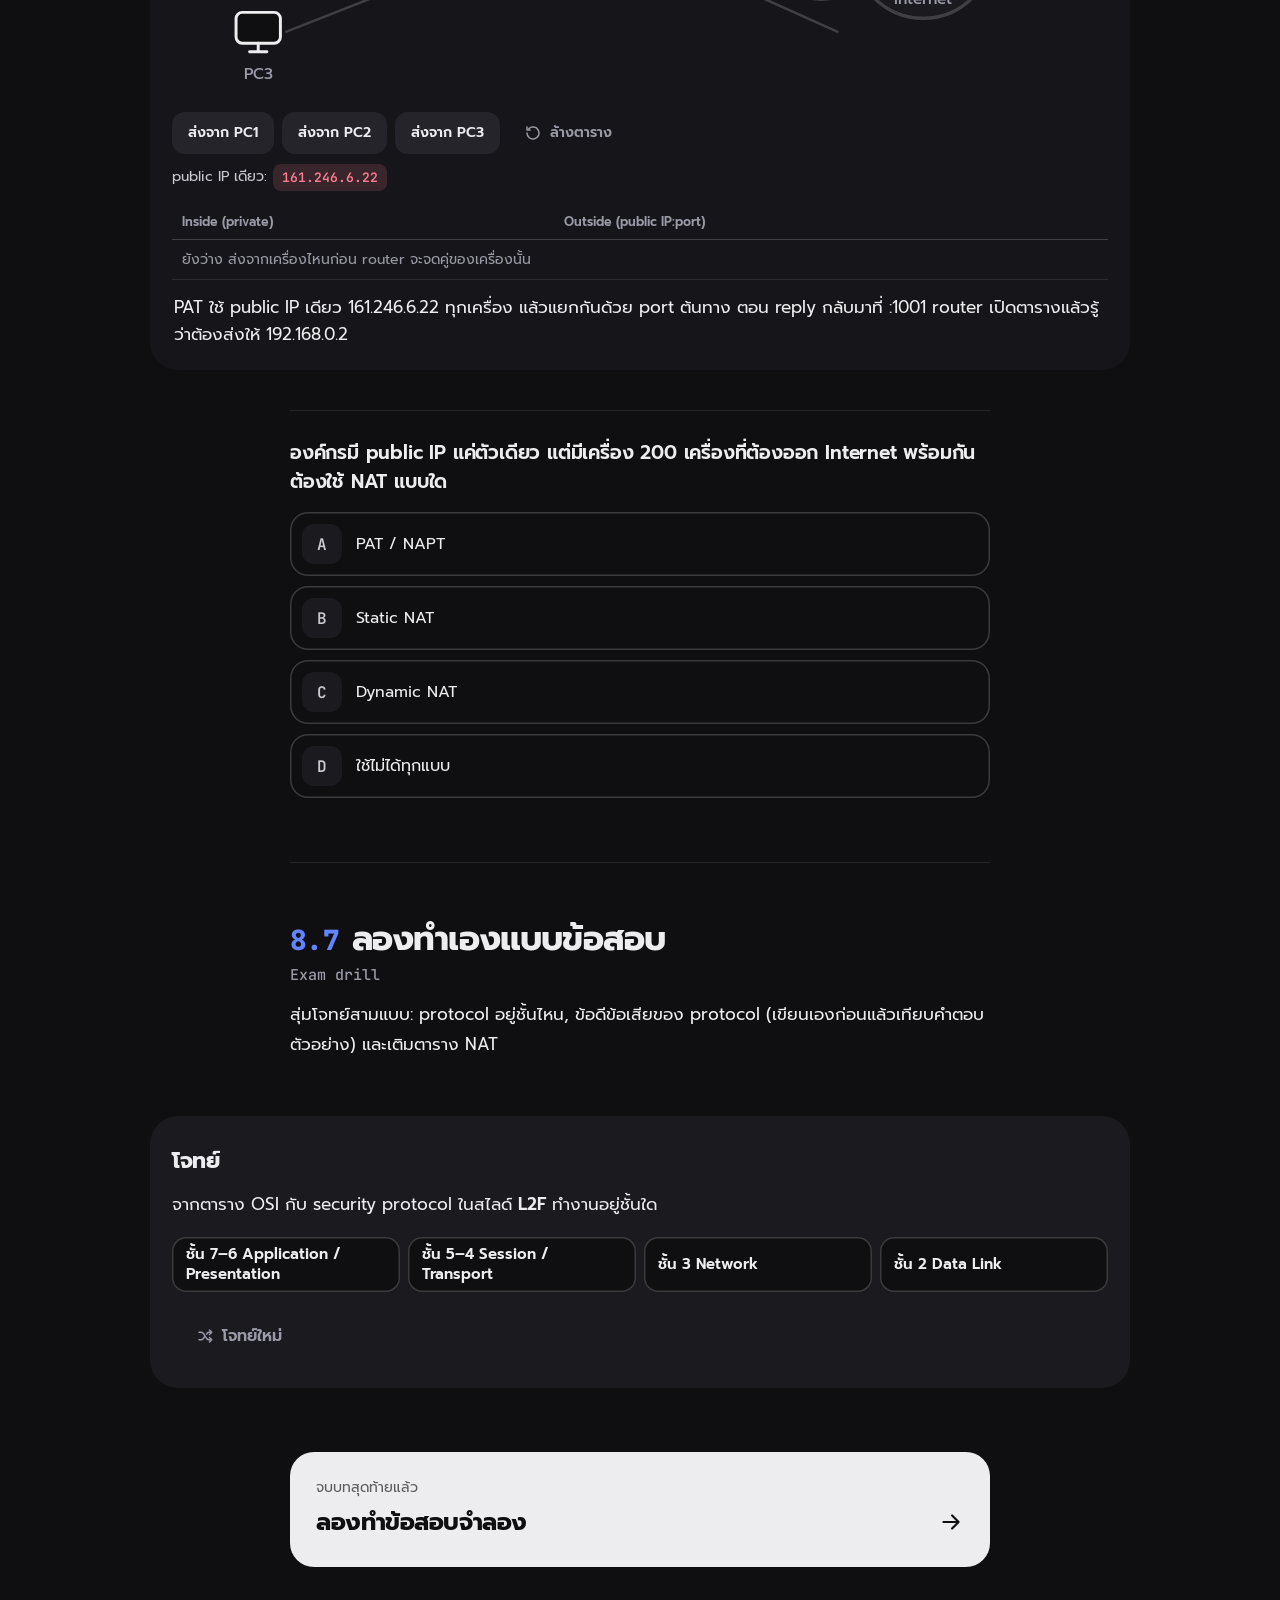
<file: protocols.html>
<!doctype html>
<html lang="th">
<head>
<meta charset="utf-8">
<link rel="icon" href="favicon.svg" type="image/svg+xml">
<meta name="viewport" content="width=device-width, initial-scale=1, viewport-fit=cover">
<title>Security protocols &amp; NAT | Hop</title>
<meta name="theme-color" content="#0F0F12">
<link rel="preconnect" href="https://fonts.googleapis.com">
<link rel="preconnect" href="https://fonts.gstatic.com" crossorigin>
<link rel="stylesheet" href="https://fonts.googleapis.com/css2?family=Prompt:wght@400;500;600;700&family=JetBrains+Mono:wght@400;500;600;700;800&display=swap">
<link rel="stylesheet" href="assets/core.css">
<link rel="stylesheet" href="assets/threats.css">
<link rel="stylesheet" href="assets/protocols.css">
</head>
<body>
<main>
  <div class="col head">
    <h1>Security protocols &amp; NAT</h1>
    <p class="lede">ข้อสอบจะเอาตาราง [[osi|OSI]] กับ security protocol จากสไลด์มาถามว่า protocol แต่ละตัวอยู่ชั้นไหน ป้องกันอะไร และ<b>ข้อดีข้อเสีย</b>ของแต่ละตัวคืออะไร อีกเรื่องคือ [[nat|NAT]] ทั้งสามแบบแปลงที่อยู่ยังไง บทนี้ไล่จากชั้นบนลงชั้นล่าง แล้วจบด้วยตารางเทียบข้อดีข้อเสีย</p>
  </div>

  <div class="fig map" id="map"></div>

  <section class="idea col" id="s-https">
    <h2>HTTPS คือ HTTP ที่ห่อด้วย SSL/TLS<span class="en">Application layer: HTTPS, SSH, PGP, S/MIME</span></h2>
    <p class="key">[[http|HTTP]] ส่งทุกอย่างเป็นข้อความธรรมดาผ่าน port 80 ใครดักได้ก็อ่านได้ [[https|HTTPS]] คือ HTTP ที่วิ่งผ่าน [[ssl|SSL]] / [[tls|TLS]] ข้อมูลระหว่าง browser กับ web server จึงถูกเข้ารหัส และใช้ port 443</p>
    <div id="eq-https"></div>
    <p>ลองสลับดูว่าคนที่ดักอยู่กลางทาง (การโจมตีแบบ Sniffing จาก <a href="threats.html">บทที่ 6</a>) เห็นอะไรในแต่ละแบบ</p>
    <div class="fig" id="fig-https"></div>
    <p>web server ต้องติดตั้ง [[cert]] ที่ [[ca|CA]] ซึ่ง browser เชื่อถือเป็นผู้รับรอง (มีทั้งแบบฟรีและเสียเงิน) certificate นี้คือสิ่งที่ทำให้ HTTPS กัน Spoofing ได้ด้วย เพราะเว็บปลอมไม่มี certificate ที่ CA รับรองชื่อโดเมนจริง</p>
    <p>ชั้นเดียวกันในตารางยังมี [[ssh|SSH]] (remote login แบบเข้ารหัส ใช้แทน Telnet), [[pgp|PGP]] และ [[smime|S/MIME]] (เข้ารหัสอีเมล) ทุกตัวในชั้นนี้ปกป้องแค่ application ของตัวเอง</p>
    <div id="q-https"></div>
  </section>

  <section class="idea col" id="s-tls">
    <h2>SSL/TLS ตกลงกุญแจก่อนส่งข้อมูล<span class="en">Session/Transport layer: SSL handshake</span></h2>
    <p class="key">application ที่ใช้ TCP เรียกใช้ SSL/TLS ได้ เพื่อให้ client กับ server ได้ [[authn]], [[conf]] และ [[integ]] ก่อนส่งข้อมูลจริง ทั้งสองฝั่งทำ [[handshake]] กันก่อน</p>
    <p>ลากแถบเวลาดูทีละขั้นตามรูปในสไลด์ ขั้น 1 ถึง 2 คือการพิสูจน์ตัวตนของ server ขั้น 3 ถึง 4 คือการตกลงกุญแจ หลังจากนั้นข้อมูลทั้งหมดถูกเข้ารหัสด้วย [[sesskey]]</p>
    <div class="fig" id="fig-tls"></div>
    <p>ทำไมต้องใช้สองแบบ: [[pubkey]] ปลอดภัยพอที่จะส่งผ่านเครือข่ายได้แต่ช้า จึงใช้แค่ตอนส่ง session key ส่วน session key เป็น symmetric key (key เดียวทั้งเข้าและถอด) ทำงานเร็ว จึงใช้กับข้อมูลทั้งหมด</p>
    <p>สไลด์บอกว่า SSL/TLS ทำงานระหว่างชั้น Transport กับ Application และใช้กับ application protocol อื่นได้ด้วย เช่น IMAP, POP3, FTP ในตาราง p.20 จึงวาง SSL | TLS ไว้ที่ชั้น 5 ถึง 4</p>
    <div id="q-tls"></div>
  </section>

  <section class="idea col" id="s-vpn">
    <h2>VPN ขุดอุโมงค์เข้ารหัสผ่าน Internet<span class="en">VPN: Remote-Access, Site-to-Site (Intranet, Extranet)</span></h2>
    <p class="key">[[vpn|VPN]] สร้างเครือข่ายส่วนตัวบนเครือข่ายสาธารณะ ข้อมูลถูกเข้ารหัสแล้วห่อไว้ใน [[tunnel|อุโมงค์]] ฝั่งผู้ใช้เห็นเหมือนต่อสายตรงเข้าเครือข่ายในองค์กร</p>
    <p>สไลด์แบ่งตามการใช้งานเป็นสองแบบ [[ravpn]] คือพนักงานคนเดียวต่อเข้าบริษัทจากบ้าน ส่วน [[s2svpn]] คือ gateway ของสองเครือข่ายต่อกัน แยกย่อยเป็น Intranet VPN (สำนักงานใหญ่กับสาขาขององค์กรเดียวกัน) และ Extranet VPN (ระหว่างองค์กรกับคู่ค้า)</p>
    <div class="fig" id="fig-vpn"></div>
    <p>โปรโตคอลที่ใช้ทำ VPN ตามสไลด์: [[pptp|PPTP]], [[l2f|L2F]], [[l2tp|L2TP]] ซึ่งอยู่ชั้น Data Link และ [[ipsec|IPSec]] ซึ่งอยู่ชั้น Network สไลด์หน้า VPN ตั้งชื่อว่า Network Layer เพราะ VPN สมัยนี้ส่วนใหญ่ใช้ IPSec</p>
    <div id="q-vpn"></div>
  </section>

  <section class="idea col" id="s-ipsec">
    <h2>IPSec: เข้ารหัสแค่ข้อมูล หรือทั้ง packet<span class="en">Network layer: IPSec transport mode vs tunneling mode</span></h2>
    <p class="key">[[ipsec|IPSec]] ปกป้องที่ชั้น Network ให้ทั้ง Confidentiality, Integrity และ Authentication มีสองโหมด ต่างกันที่ว่า <b>IP header เดิมถูกเข้ารหัสด้วยหรือไม่</b></p>
    <p>เลือกโหมดแล้วลากแถบเวลา จะเห็น packet ถูกสร้างทีละชั้นแบบเดียวกับรูปในสไลด์ แถวสุดท้ายคือสิ่งที่วิ่งอยู่บนสาย</p>
    <div class="fig" id="fig-ipsec"></div>
    <p>[[transport]] ใช้แบบ host-to-host ทั้งสองเครื่องต้องรัน IPSec เอง IP header เดิมอยู่ข้างนอกไม่ถูกเข้ารหัส จึงเกิด [[traffic]] ได้ [[tunnelmode]] ให้ gateway เข้ารหัสแทน host ทั้ง packet ถูกซ่อนแล้วใส่ header ใหม่ของ gateway คนกลางรู้แค่ว่า gateway สองตัวคุยกัน</p>
    <div class="tw2" id="tbl-ipsec"></div>
    <div id="q-ipsec"></div>
  </section>

  <section class="idea col" id="s-pros">
    <h2>ข้อดีข้อเสียของแต่ละตัว<span class="en">Advantages and disadvantages, side by side</span></h2>
    <p class="key">หลักใหญ่ข้อเดียว: protocol ยิ่งอยู่ชั้นสูง ยิ่งป้องกันเฉพาะ application นั้นและต้องตั้งค่าที่แต่ละ app ยิ่งอยู่ชั้นต่ำ ยิ่งป้องกันทุก traffic ที่ผ่าน โดย app ไม่ต้องรู้ตัว แต่ต้องตั้งค่าที่เครื่องหรือ gateway และมี overhead</p>
    <p>เลือก protocol สองตัวเพื่อเทียบกัน ข้อที่มาจากสไลด์ตรงๆ ขีดเส้นใต้ไว้ ที่เหลือเป็นเหตุผลที่ตามมาจากการทำงานของมัน</p>
    <div class="fig" id="fig-pros"></div>
  </section>

  <section class="idea col" id="s-nat">
    <h2>NAT แปลง IP ภายในก่อนออก Internet<span class="en">Static NAT, Dynamic NAT, NAPT / PAT</span></h2>
    <p class="key">เครื่องในองค์กรใช้ [[privip]] ซึ่งออก Internet ตรงๆ ไม่ได้ router ที่ทำ [[nat|NAT]] จึงเปลี่ยน IP ต้นทางเป็น [[pubip]] ก่อนส่งออก แล้วจดคู่ไว้ในตาราง พอคำตอบกลับมาก็แปลงกลับ</p>
    <p>ช่วง private IP: 10.0.0.0 – 10.255.255.255, 172.16.0.0 – 172.31.255.255, 192.168.0.0 – 192.168.255.255 (สไลด์พิมพ์ช่วงกลางเป็น 172.32.255.255 ซึ่งผิด ที่ถูกคือ 172.31.255.255)</p>
    <p>แตะส่งจากแต่ละเครื่องแล้วดูตารางแปลงที่อยู่ใน router ค่อยๆ เติม ใช้ตัวเลขเดียวกับสไลด์ ลองเทียบสามแบบ: [[staticnat]] จับคู่ 1 ต่อ 1 ตายตัว, [[dynnat]] สุ่มจาก pool, [[pat]] ใช้ IP เดียวแล้วแยกด้วย [[port]]</p>
    <div class="fig" id="fig-nat"></div>
    <div id="q-nat"></div>
  </section>

  <section class="idea col" id="s-drill">
    <h2>ลองทำเองแบบข้อสอบ<span class="en">Exam drill</span></h2>
    <p>สุ่มโจทย์สามแบบ: protocol อยู่ชั้นไหน, ข้อดีข้อเสียของ protocol (เขียนเองก่อนแล้วเทียบคำตอบตัวอย่าง) และเติมตาราง NAT</p>
  </section>
  <div class="drill" id="drill"></div>

  <a class="next" href="exam.html"><div class="s">จบบทสุดท้ายแล้ว</div><div class="t">ลองทำข้อสอบจำลอง <svg viewBox="0 0 24 24" fill="none" stroke="currentColor" stroke-width="2" stroke-linecap="round" stroke-linejoin="round"><path d="M5 12h14M13 6l6 6-6 6"/></svg></div></a>
</main>
<script src="assets/core.js"></script>
<script src="assets/sec-kit.js"></script>
<script src="assets/threats-concepts.js"></script>
<script src="assets/protocols-concepts.js"></script>
<script src="protocols.js"></script>
</body>
</html>
</file>
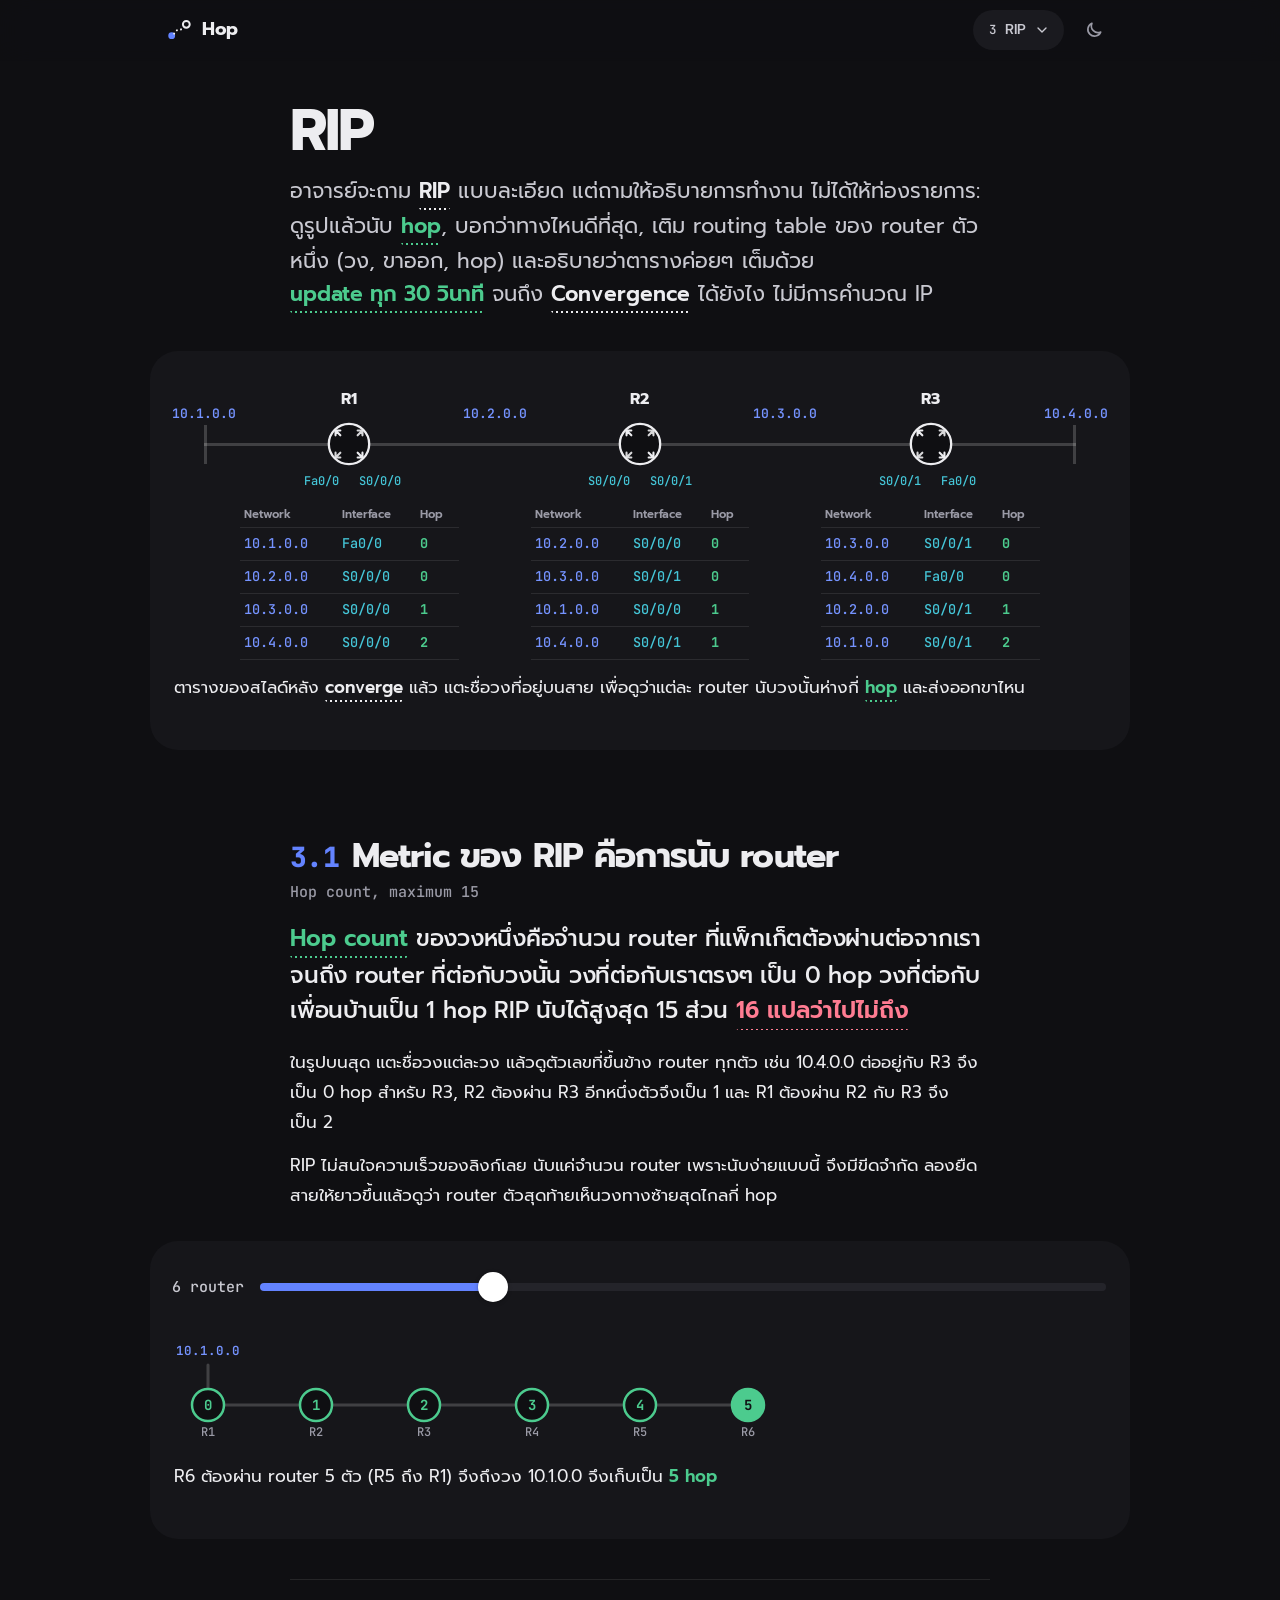
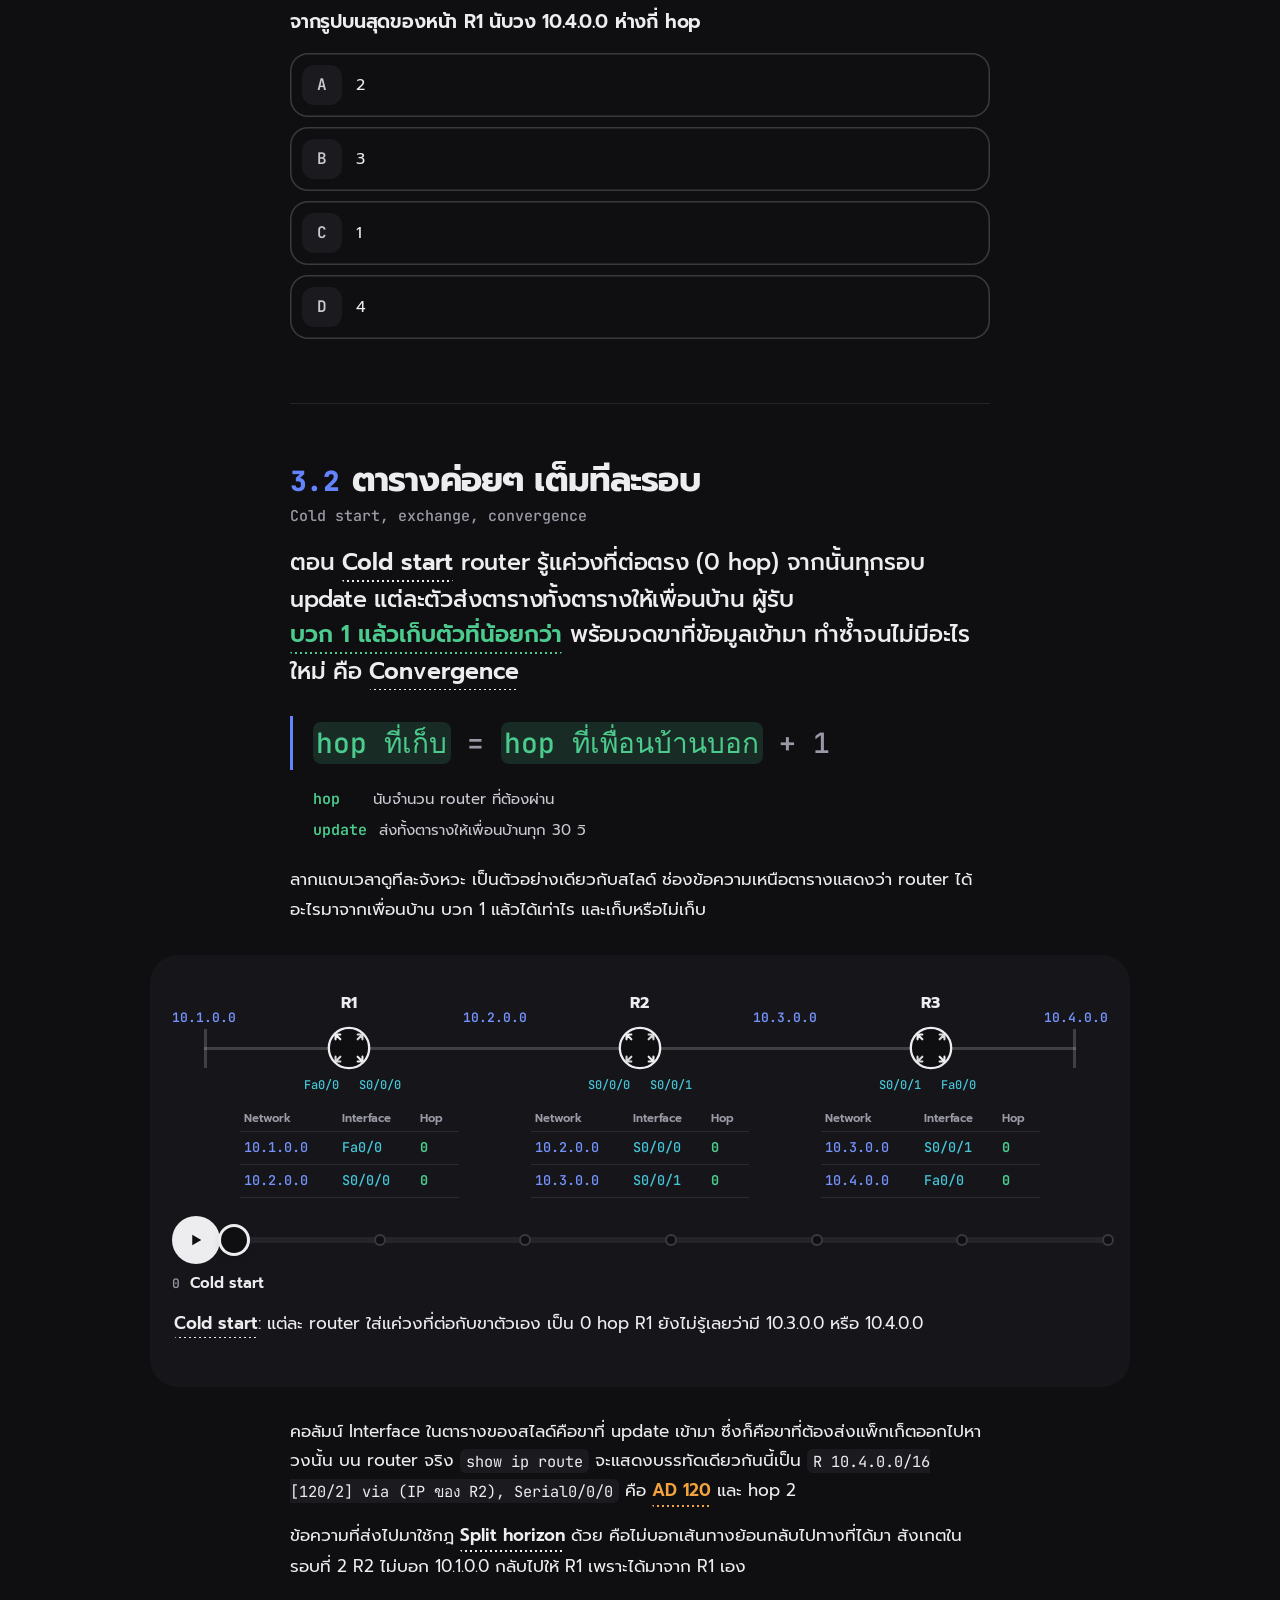
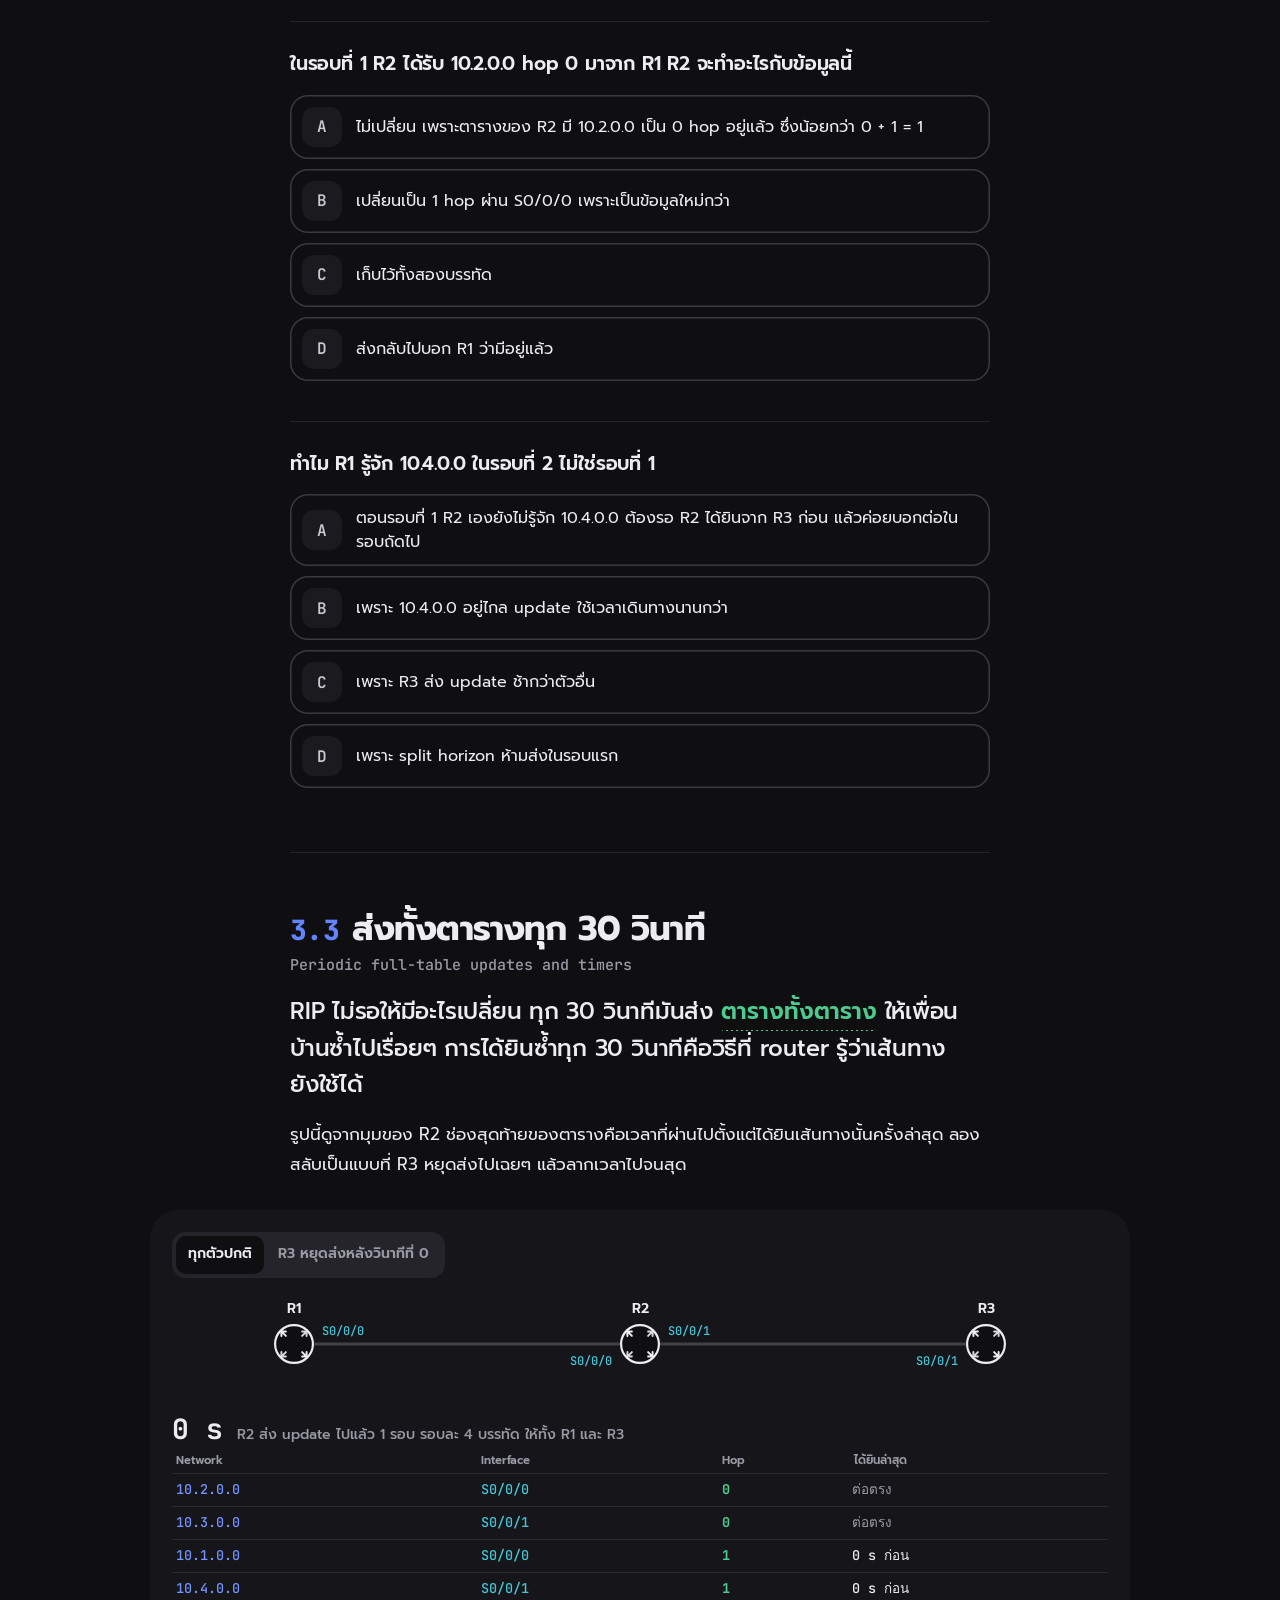
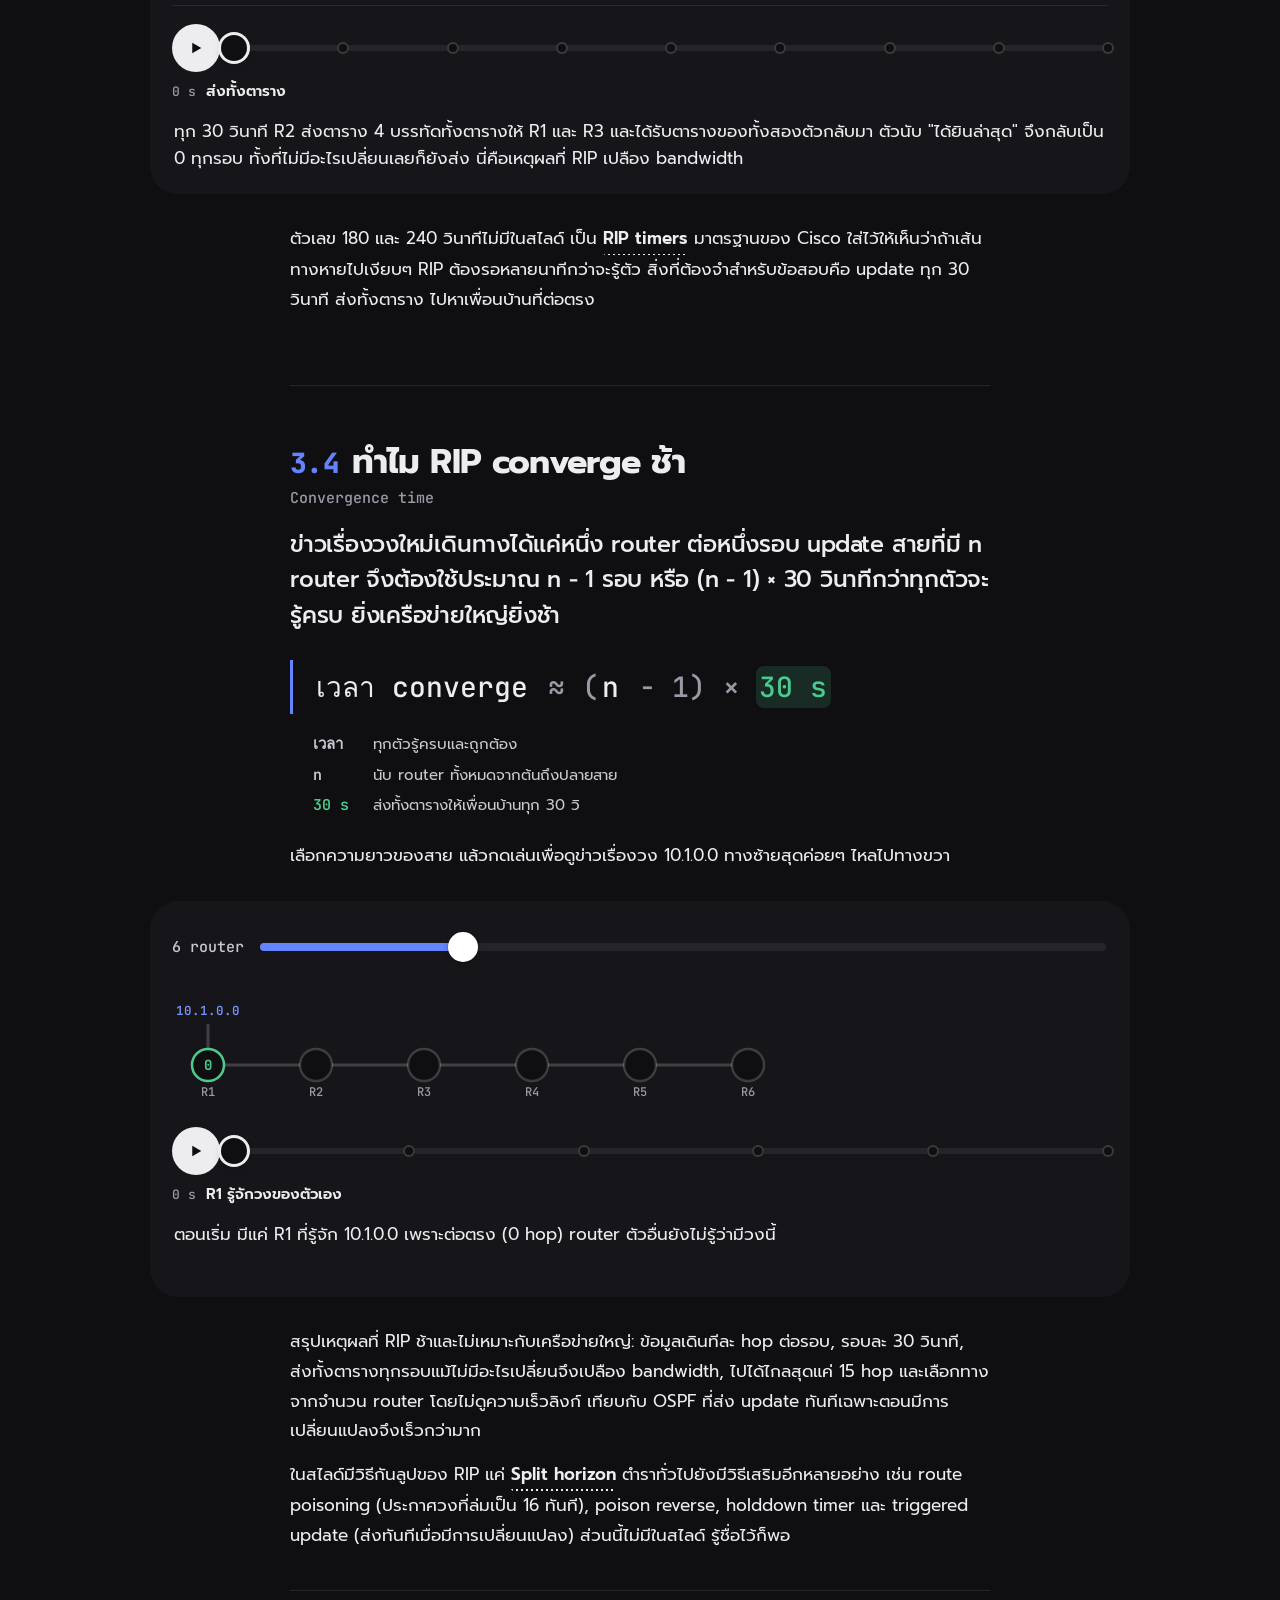
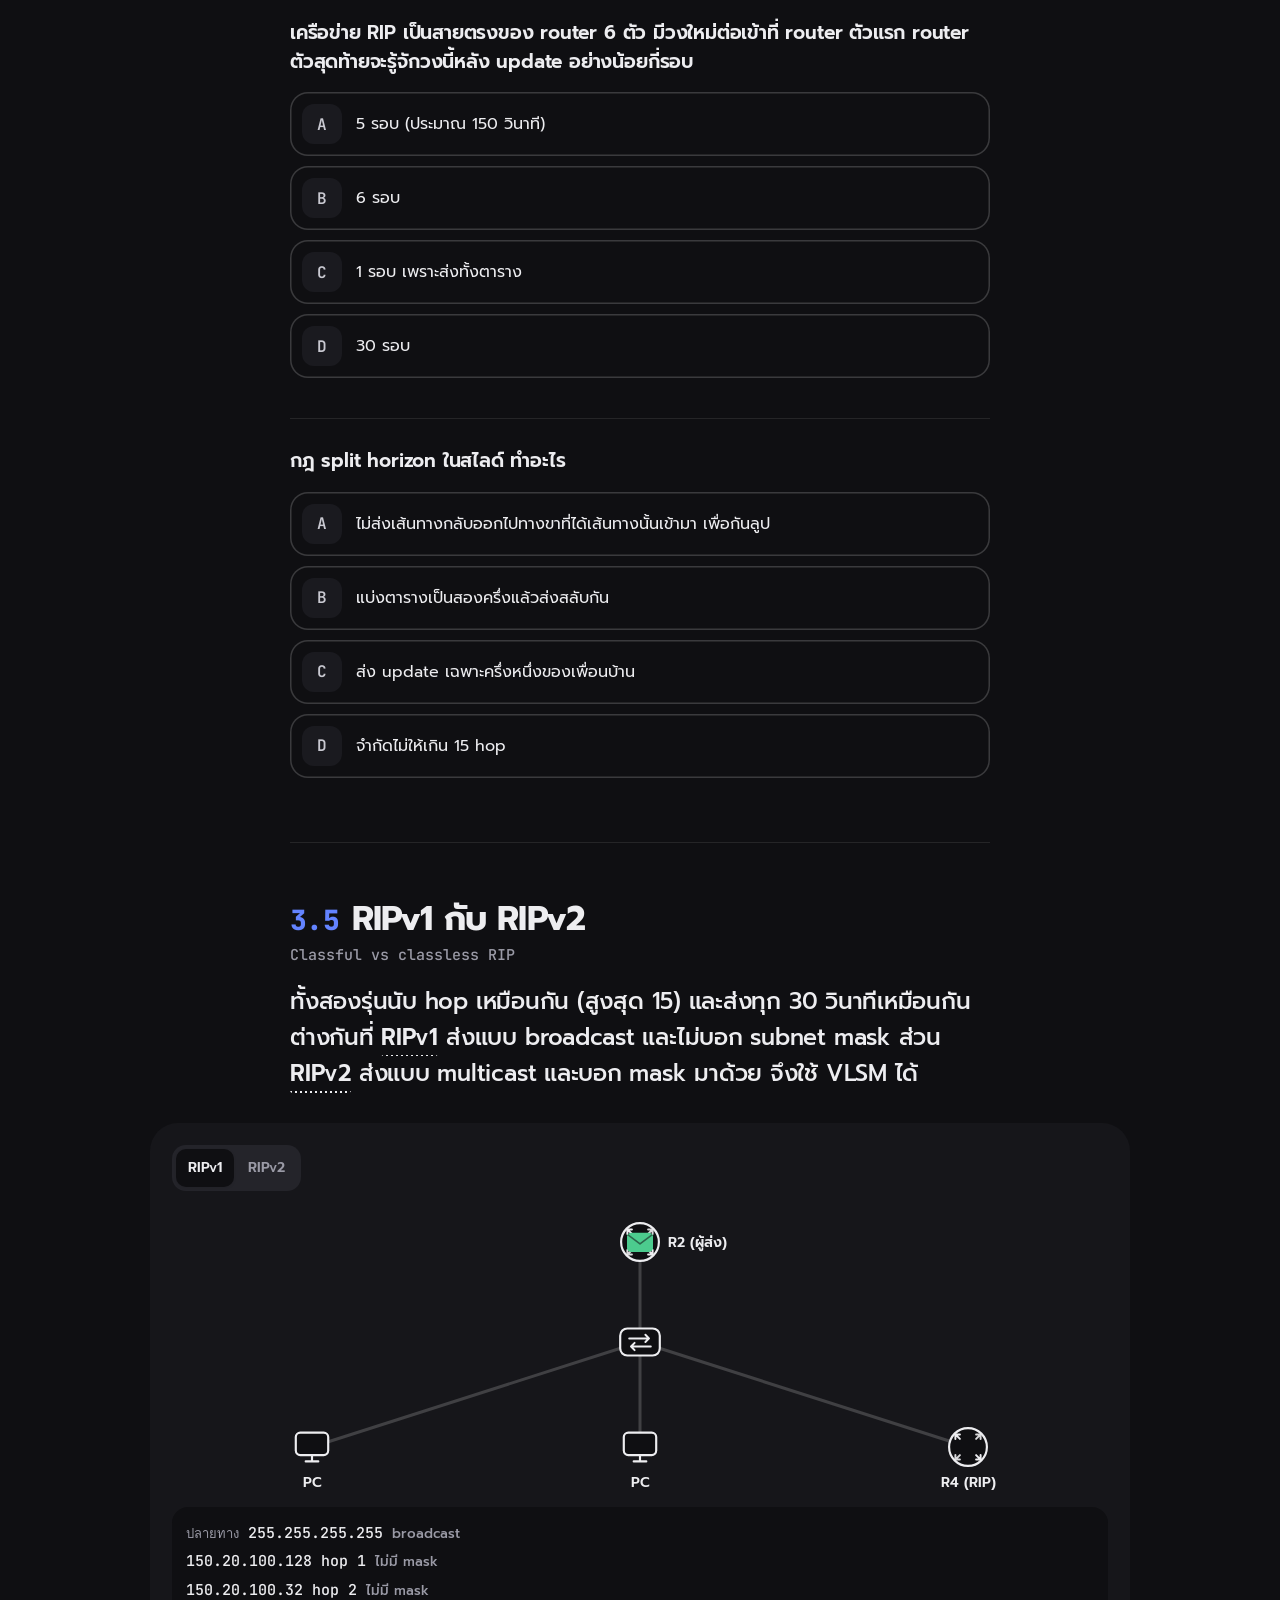
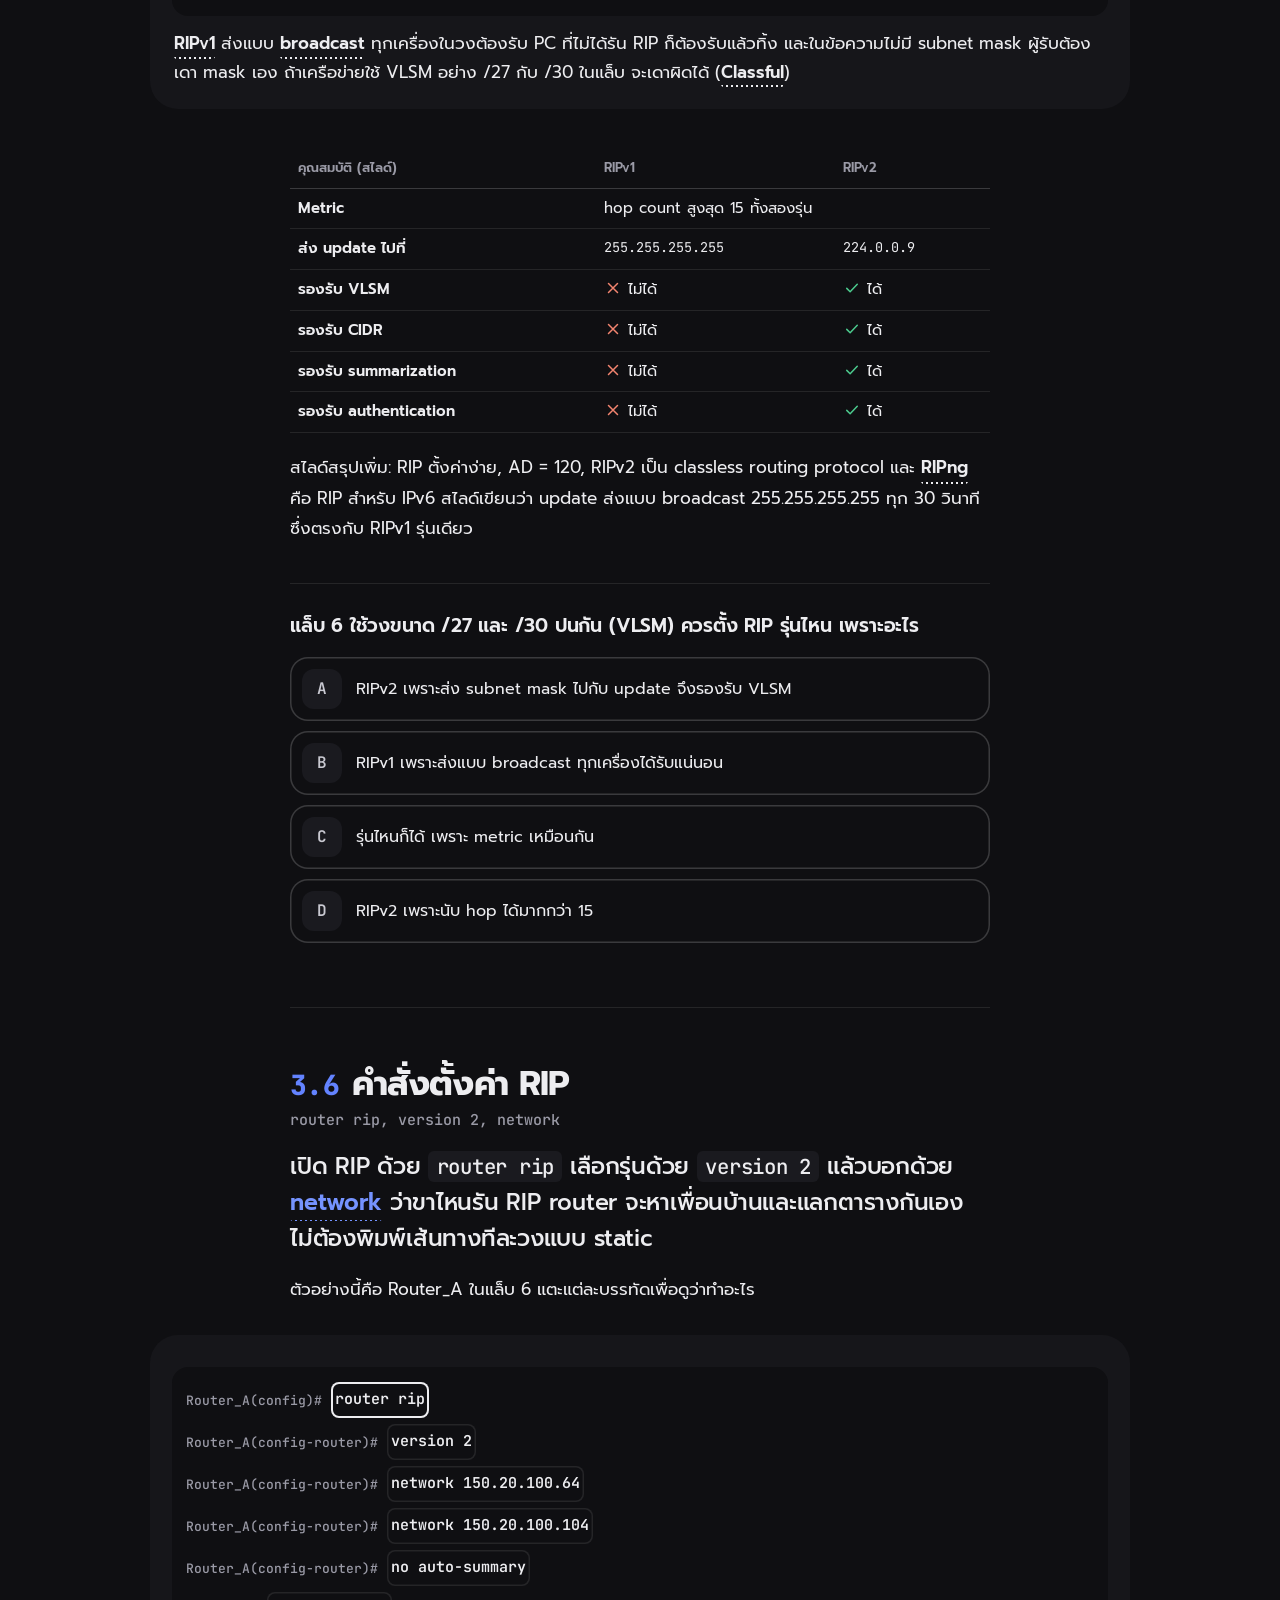
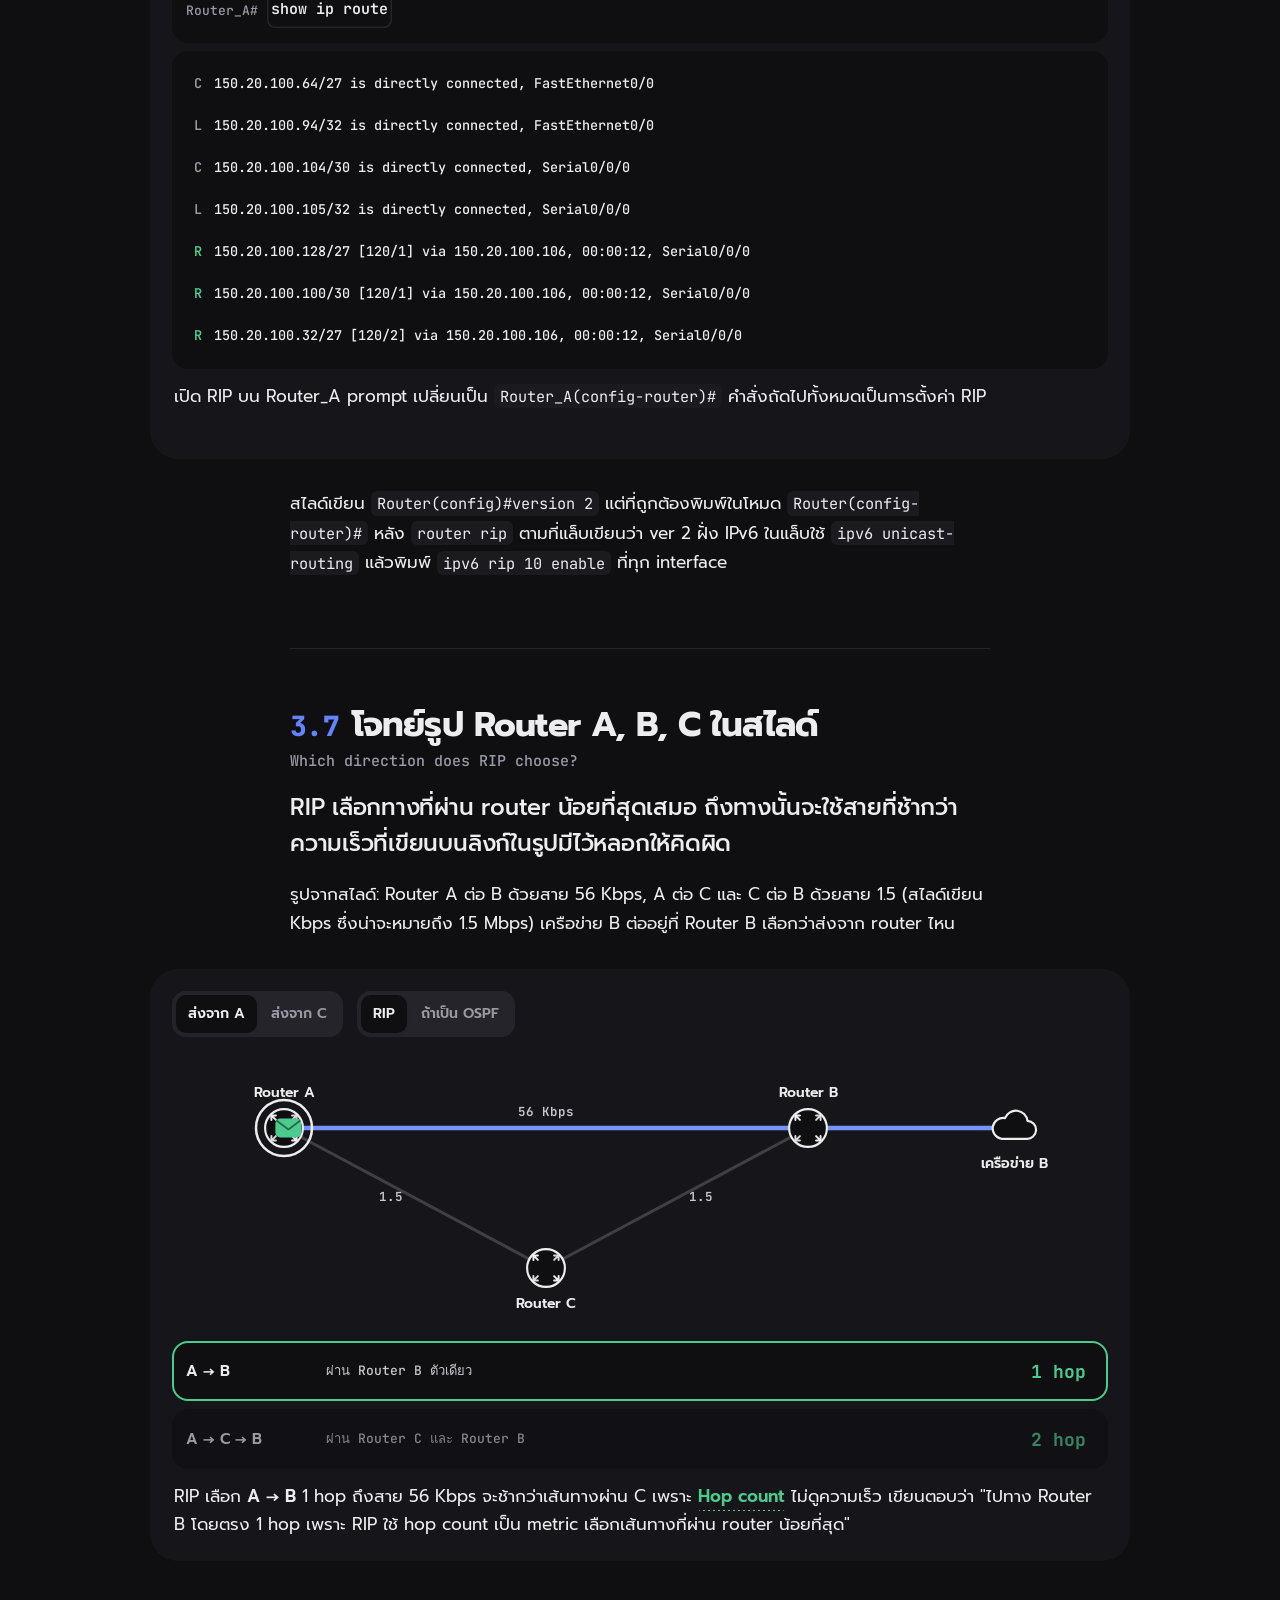
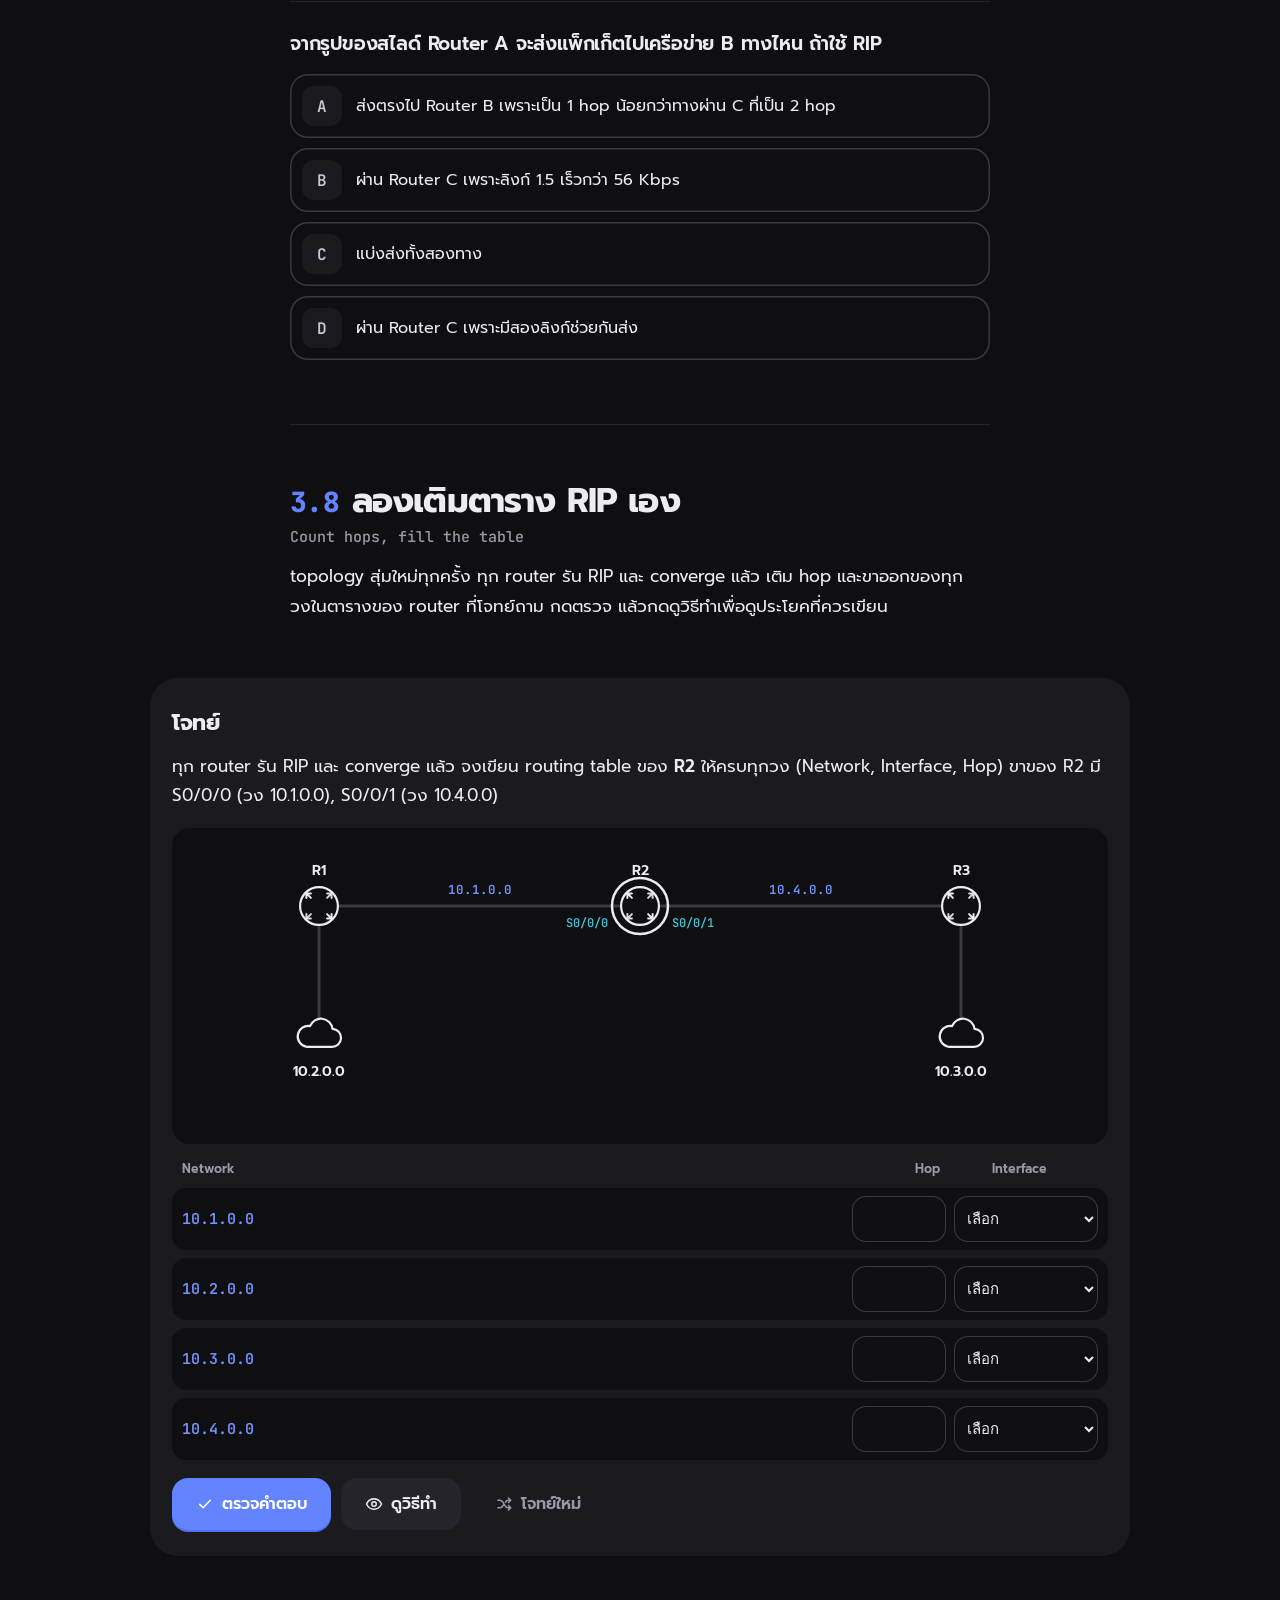
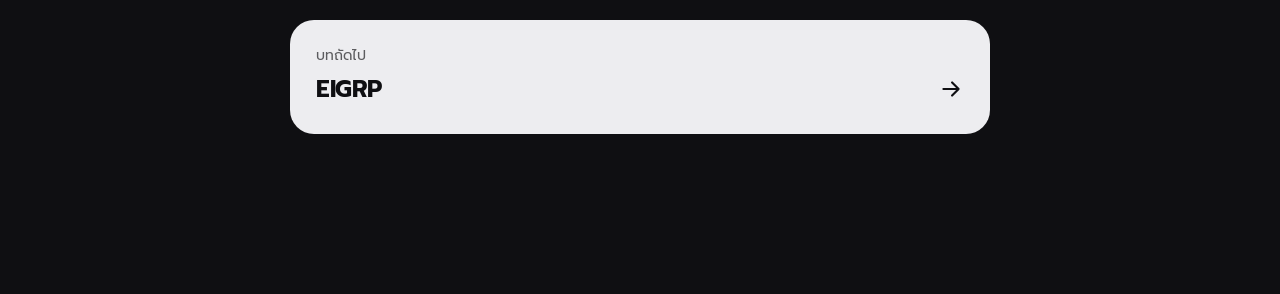
<file: rip.html>
<!doctype html>
<html lang="th">
<head>
<meta charset="utf-8">
<link rel="icon" href="favicon.svg" type="image/svg+xml">
<meta name="viewport" content="width=device-width, initial-scale=1, viewport-fit=cover">
<title>RIP | Hop</title>
<meta name="theme-color" content="#0F0F12">
<link rel="preconnect" href="https://fonts.googleapis.com">
<link rel="preconnect" href="https://fonts.gstatic.com" crossorigin>
<link rel="stylesheet" href="https://fonts.googleapis.com/css2?family=Prompt:wght@400;500;600;700&family=JetBrains+Mono:wght@400;500;600;700;800&display=swap">
<link rel="stylesheet" href="assets/core.css">
<link rel="stylesheet" href="assets/routing.css">
</head>
<body>
<main>
  <div class="col head">
    <h1>RIP</h1>
    <p class="lede">อาจารย์จะถาม [[rip]] แบบละเอียด แต่ถามให้อธิบายการทำงาน ไม่ได้ให้ท่องรายการ: ดูรูปแล้วนับ [[hopcount|hop]], บอกว่าทางไหนดีที่สุด, เติม routing table ของ router ตัวหนึ่ง (วง, ขาออก, hop) และอธิบายว่าตารางค่อยๆ เต็มด้วย [[ripupdate|update ทุก 30 วินาที]] จนถึง [[convergence]] ได้ยังไง ไม่มีการคำนวณ IP</p>
  </div>

  <div class="fig map" id="map"></div>

  <section class="idea col" id="s-hop">
    <h2>Metric ของ RIP คือการนับ router<span class="en">Hop count, maximum 15</span></h2>
    <p class="key">[[hopcount]] ของวงหนึ่งคือจำนวน router ที่แพ็กเก็ตต้องผ่านต่อจากเราจนถึง router ที่ต่อกับวงนั้น วงที่ต่อกับเราตรงๆ เป็น 0 hop วงที่ต่อกับเพื่อนบ้านเป็น 1 hop RIP นับได้สูงสุด 15 ส่วน [[unreach|16 แปลว่าไปไม่ถึง]]</p>
    <p>ในรูปบนสุด แตะชื่อวงแต่ละวง แล้วดูตัวเลขที่ขึ้นข้าง router ทุกตัว เช่น 10.4.0.0 ต่ออยู่กับ R3 จึงเป็น 0 hop สำหรับ R3, R2 ต้องผ่าน R3 อีกหนึ่งตัวจึงเป็น 1 และ R1 ต้องผ่าน R2 กับ R3 จึงเป็น 2</p>
    <p>RIP ไม่สนใจความเร็วของลิงก์เลย นับแค่จำนวน router เพราะนับง่ายแบบนี้ จึงมีขีดจำกัด ลองยืดสายให้ยาวขึ้นแล้วดูว่า router ตัวสุดท้ายเห็นวงทางซ้ายสุดไกลกี่ hop</p>
    <div class="fig" id="fig-hop"></div>
    <div id="q-hop"></div>
  </section>

  <section class="idea col" id="s-build">
    <h2>ตารางค่อยๆ เต็มทีละรอบ<span class="en">Cold start, exchange, convergence</span></h2>
    <p class="key">ตอน [[coldstart]] router รู้แค่วงที่ต่อตรง (0 hop) จากนั้นทุกรอบ update แต่ละตัวส่งตารางทั้งตารางให้เพื่อนบ้าน ผู้รับ [[plusone|บวก 1 แล้วเก็บตัวที่น้อยกว่า]] พร้อมจดขาที่ข้อมูลเข้ามา ทำซ้ำจนไม่มีอะไรใหม่ คือ [[convergence]]</p>
    <div id="eq-plus"></div>
    <p>ลากแถบเวลาดูทีละจังหวะ เป็นตัวอย่างเดียวกับสไลด์ ช่องข้อความเหนือตารางแสดงว่า router ได้อะไรมาจากเพื่อนบ้าน บวก 1 แล้วได้เท่าไร และเก็บหรือไม่เก็บ</p>
    <div class="fig" id="fig-build"></div>
    <p>คอลัมน์ Interface ในตารางของสไลด์คือขาที่ update เข้ามา ซึ่งก็คือขาที่ต้องส่งแพ็กเก็ตออกไปหาวงนั้น บน router จริง <code>show ip route</code> จะแสดงบรรทัดเดียวกันนี้เป็น <code>R 10.4.0.0/16 [120/2] via (IP ของ R2), Serial0/0/0</code> คือ [[ad|AD 120]] และ hop 2</p>
    <p>ข้อความที่ส่งไปมาใช้กฎ [[splith]] ด้วย คือไม่บอกเส้นทางย้อนกลับไปทางที่ได้มา สังเกตในรอบที่ 2 R2 ไม่บอก 10.1.0.0 กลับไปให้ R1 เพราะได้มาจาก R1 เอง</p>
    <div id="q-build"></div>
  </section>

  <section class="idea col" id="s-update">
    <h2>ส่งทั้งตารางทุก 30 วินาที<span class="en">Periodic full-table updates and timers</span></h2>
    <p class="key">RIP ไม่รอให้มีอะไรเปลี่ยน ทุก 30 วินาทีมันส่ง [[ripupdate|ตารางทั้งตาราง]] ให้เพื่อนบ้านซ้ำไปเรื่อยๆ การได้ยินซ้ำทุก 30 วินาทีคือวิธีที่ router รู้ว่าเส้นทางยังใช้ได้</p>
    <p>รูปนี้ดูจากมุมของ R2 ช่องสุดท้ายของตารางคือเวลาที่ผ่านไปตั้งแต่ได้ยินเส้นทางนั้นครั้งล่าสุด ลองสลับเป็นแบบที่ R3 หยุดส่งไปเฉยๆ แล้วลากเวลาไปจนสุด</p>
    <div class="fig" id="fig-update"></div>
    <p>ตัวเลข 180 และ 240 วินาทีไม่มีในสไลด์ เป็น [[timers]] มาตรฐานของ Cisco ใส่ไว้ให้เห็นว่าถ้าเส้นทางหายไปเงียบๆ RIP ต้องรอหลายนาทีกว่าจะรู้ตัว สิ่งที่ต้องจำสำหรับข้อสอบคือ update ทุก 30 วินาที ส่งทั้งตาราง ไปหาเพื่อนบ้านที่ต่อตรง</p>
  </section>

  <section class="idea col" id="s-conv">
    <h2>ทำไม RIP converge ช้า<span class="en">Convergence time</span></h2>
    <p class="key">ข่าวเรื่องวงใหม่เดินทางได้แค่หนึ่ง router ต่อหนึ่งรอบ update สายที่มี n router จึงต้องใช้ประมาณ n − 1 รอบ หรือ (n − 1) × 30 วินาทีกว่าทุกตัวจะรู้ครบ ยิ่งเครือข่ายใหญ่ยิ่งช้า</p>
    <div id="eq-conv"></div>
    <p>เลือกความยาวของสาย แล้วกดเล่นเพื่อดูข่าวเรื่องวง 10.1.0.0 ทางซ้ายสุดค่อยๆ ไหลไปทางขวา</p>
    <div class="fig" id="fig-conv"></div>
    <p>สรุปเหตุผลที่ RIP ช้าและไม่เหมาะกับเครือข่ายใหญ่: ข้อมูลเดินทีละ hop ต่อรอบ, รอบละ 30 วินาที, ส่งทั้งตารางทุกรอบแม้ไม่มีอะไรเปลี่ยนจึงเปลือง bandwidth, ไปได้ไกลสุดแค่ 15 hop และเลือกทางจากจำนวน router โดยไม่ดูความเร็วลิงก์ เทียบกับ OSPF ที่ส่ง update ทันทีเฉพาะตอนมีการเปลี่ยนแปลงจึงเร็วกว่ามาก</p>
    <p>ในสไลด์มีวิธีกันลูปของ RIP แค่ [[splith]] ตำราทั่วไปยังมีวิธีเสริมอีกหลายอย่าง เช่น route poisoning (ประกาศวงที่ล่มเป็น 16 ทันที), poison reverse, holddown timer และ triggered update (ส่งทันทีเมื่อมีการเปลี่ยนแปลง) ส่วนนี้ไม่มีในสไลด์ รู้ชื่อไว้ก็พอ</p>
    <div id="q-conv"></div>
  </section>

  <section class="idea col" id="s-ver">
    <h2>RIPv1 กับ RIPv2<span class="en">Classful vs classless RIP</span></h2>
    <p class="key">ทั้งสองรุ่นนับ hop เหมือนกัน (สูงสุด 15) และส่งทุก 30 วินาทีเหมือนกัน ต่างกันที่ [[ripv1]] ส่งแบบ broadcast และไม่บอก subnet mask ส่วน [[ripv2]] ส่งแบบ multicast และบอก mask มาด้วย จึงใช้ VLSM ได้</p>
    <div class="fig" id="fig-ver"></div>
    <div class="tw"><table class="cmp" id="t-ver">
      <thead><tr><th>คุณสมบัติ (สไลด์)</th><th>RIPv1</th><th>RIPv2</th></tr></thead>
      <tbody>
        <tr><td>Metric</td><td colspan="2">hop count สูงสุด 15 ทั้งสองรุ่น</td></tr>
        <tr><td>ส่ง update ไปที่</td><td class="mono">255.255.255.255</td><td class="mono">224.0.0.9</td></tr>
        <tr><td>รองรับ VLSM</td><td data-n></td><td data-y></td></tr>
        <tr><td>รองรับ CIDR</td><td data-n></td><td data-y></td></tr>
        <tr><td>รองรับ summarization</td><td data-n></td><td data-y></td></tr>
        <tr><td>รองรับ authentication</td><td data-n></td><td data-y></td></tr>
      </tbody>
    </table></div>
    <p>สไลด์สรุปเพิ่ม: RIP ตั้งค่าง่าย, AD = 120, RIPv2 เป็น classless routing protocol และ [[ripng]] คือ RIP สำหรับ IPv6 สไลด์เขียนว่า update ส่งแบบ broadcast 255.255.255.255 ทุก 30 วินาที ซึ่งตรงกับ RIPv1 รุ่นเดียว</p>
    <div id="q-ver"></div>
  </section>

  <section class="idea col" id="s-config">
    <h2>คำสั่งตั้งค่า RIP<span class="en">router rip, version 2, network</span></h2>
    <p class="key">เปิด RIP ด้วย <code>router rip</code> เลือกรุ่นด้วย <code>version 2</code> แล้วบอกด้วย [[ripnet|network]] ว่าขาไหนรัน RIP router จะหาเพื่อนบ้านและแลกตารางกันเอง ไม่ต้องพิมพ์เส้นทางทีละวงแบบ static</p>
    <p>ตัวอย่างนี้คือ Router_A ในแล็บ 6 แตะแต่ละบรรทัดเพื่อดูว่าทำอะไร</p>
    <div class="fig" id="fig-config"></div>
    <p>สไลด์เขียน <code>Router(config)#version 2</code> แต่ที่ถูกต้องพิมพ์ในโหมด <code>Router(config-router)#</code> หลัง <code>router rip</code> ตามที่แล็บเขียนว่า ver 2 ฝั่ง IPv6 ในแล็บใช้ <code>ipv6 unicast-routing</code> แล้วพิมพ์ <code>ipv6 rip 10 enable</code> ที่ทุก interface</p>
  </section>

  <section class="idea col" id="s-abc">
    <h2>โจทย์รูป Router A, B, C ในสไลด์<span class="en">Which direction does RIP choose?</span></h2>
    <p class="key">RIP เลือกทางที่ผ่าน router น้อยที่สุดเสมอ ถึงทางนั้นจะใช้สายที่ช้ากว่า ความเร็วที่เขียนบนลิงก์ในรูปมีไว้หลอกให้คิดผิด</p>
    <p>รูปจากสไลด์: Router A ต่อ B ด้วยสาย 56 Kbps, A ต่อ C และ C ต่อ B ด้วยสาย 1.5 (สไลด์เขียน Kbps ซึ่งน่าจะหมายถึง 1.5 Mbps) เครือข่าย B ต่ออยู่ที่ Router B เลือกว่าส่งจาก router ไหน</p>
    <div class="fig" id="fig-abc"></div>
    <div id="q-abc"></div>
  </section>

  <section class="idea col" id="s-drill">
    <h2>ลองเติมตาราง RIP เอง<span class="en">Count hops, fill the table</span></h2>
    <p>topology สุ่มใหม่ทุกครั้ง ทุก router รัน RIP และ converge แล้ว เติม hop และขาออกของทุกวงในตารางของ router ที่โจทย์ถาม กดตรวจ แล้วกดดูวิธีทำเพื่อดูประโยคที่ควรเขียน</p>
  </section>
  <div class="drill" id="drill"></div>

  <a class="next" href="eigrp.html"><div class="s">บทถัดไป</div><div class="t">EIGRP <svg viewBox="0 0 24 24" fill="none" stroke="currentColor" stroke-width="2" stroke-linecap="round" stroke-linejoin="round"><path d="M5 12h14M13 6l6 6-6 6"/></svg></div></a>
</main>
<script src="assets/core.js"></script>
<script src="assets/routing-kit.js"></script>
<script src="assets/routing-concepts.js"></script>
<script src="assets/rip-concepts.js"></script>
<script src="rip.js"></script>
</body>
</html>
</file>
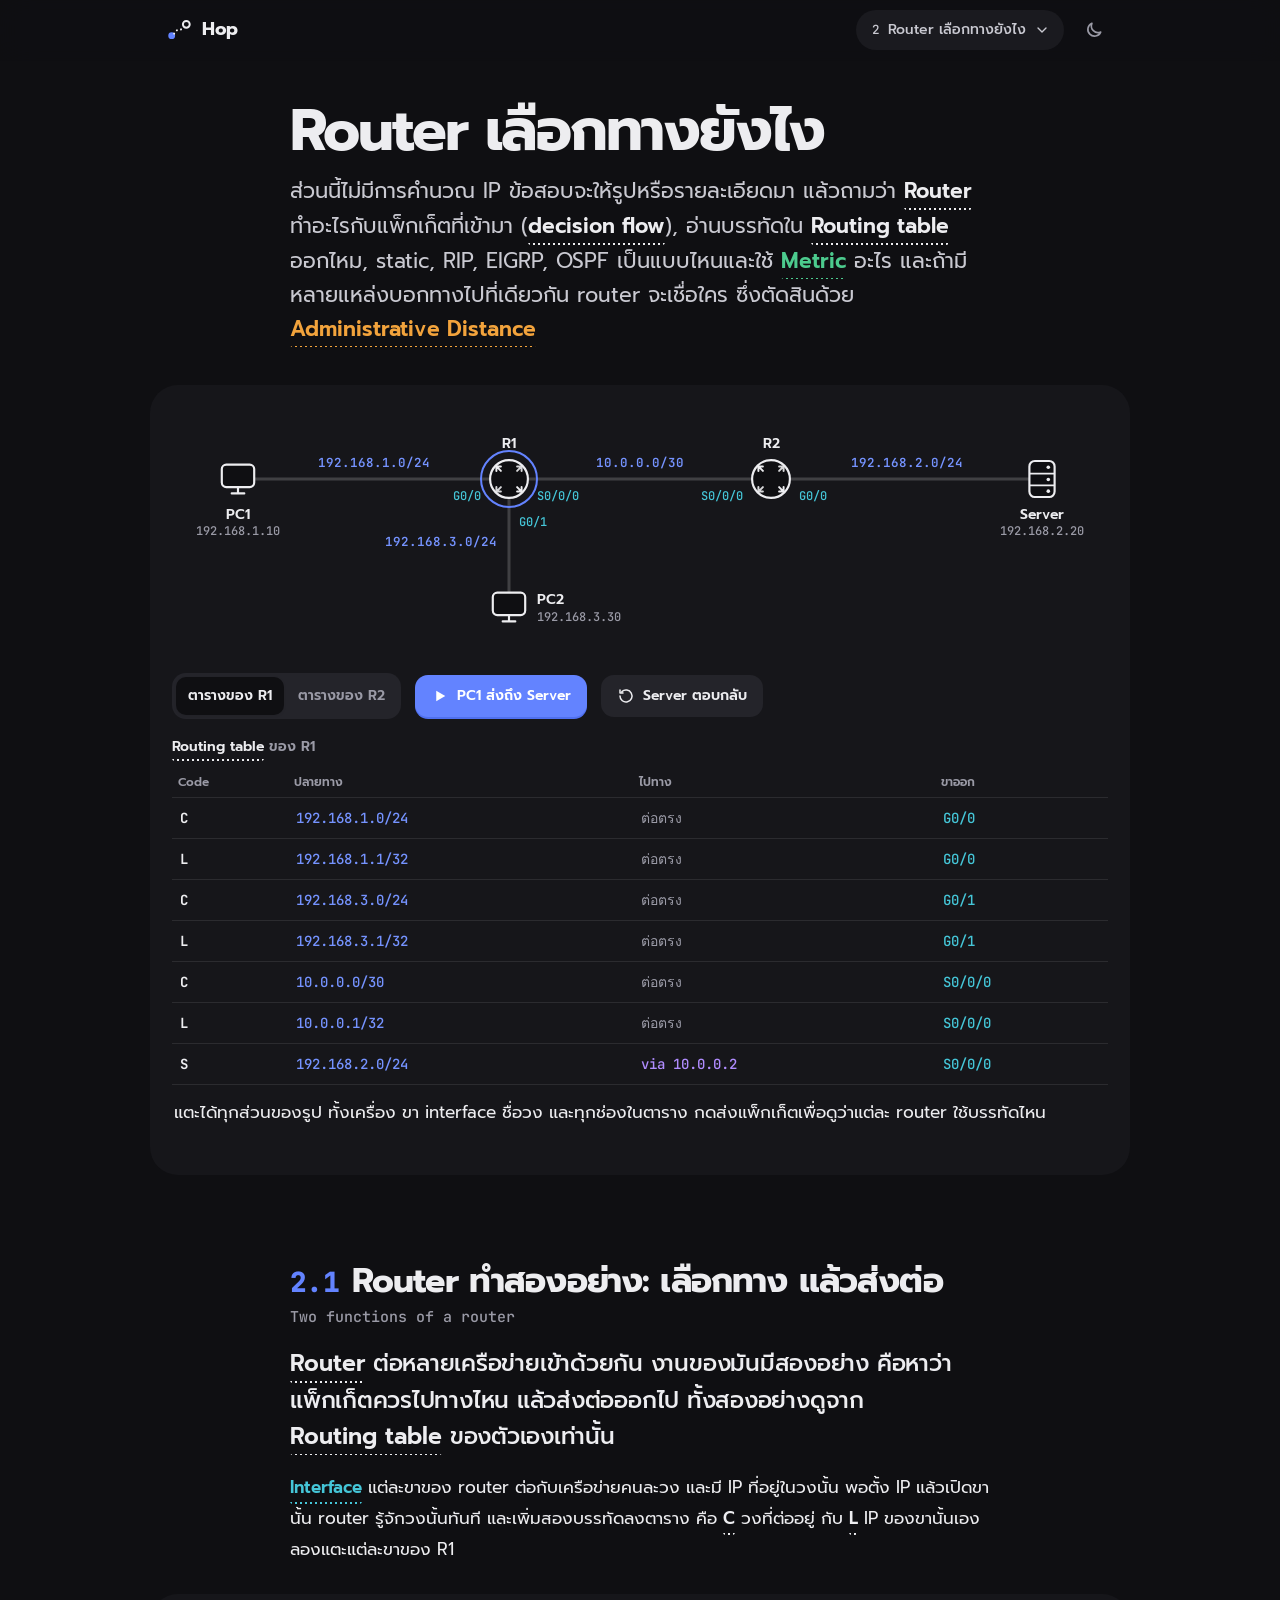
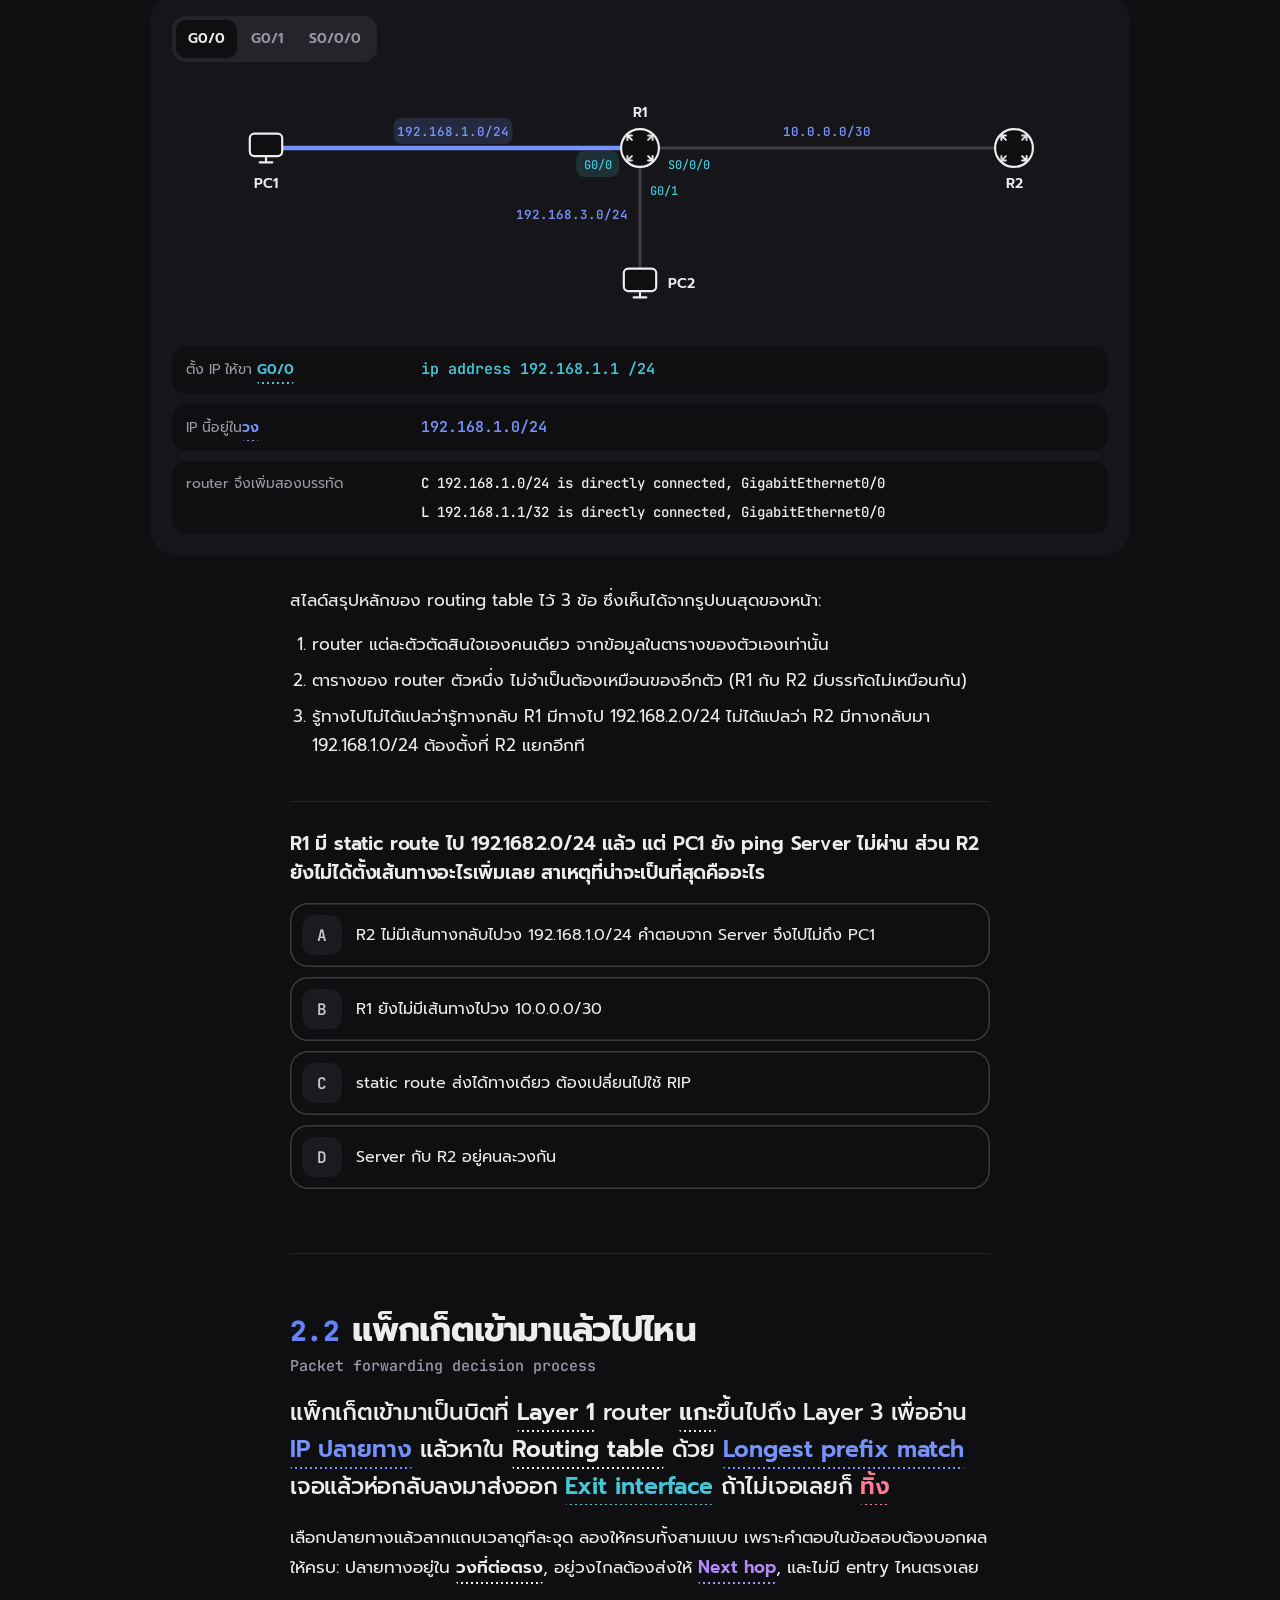
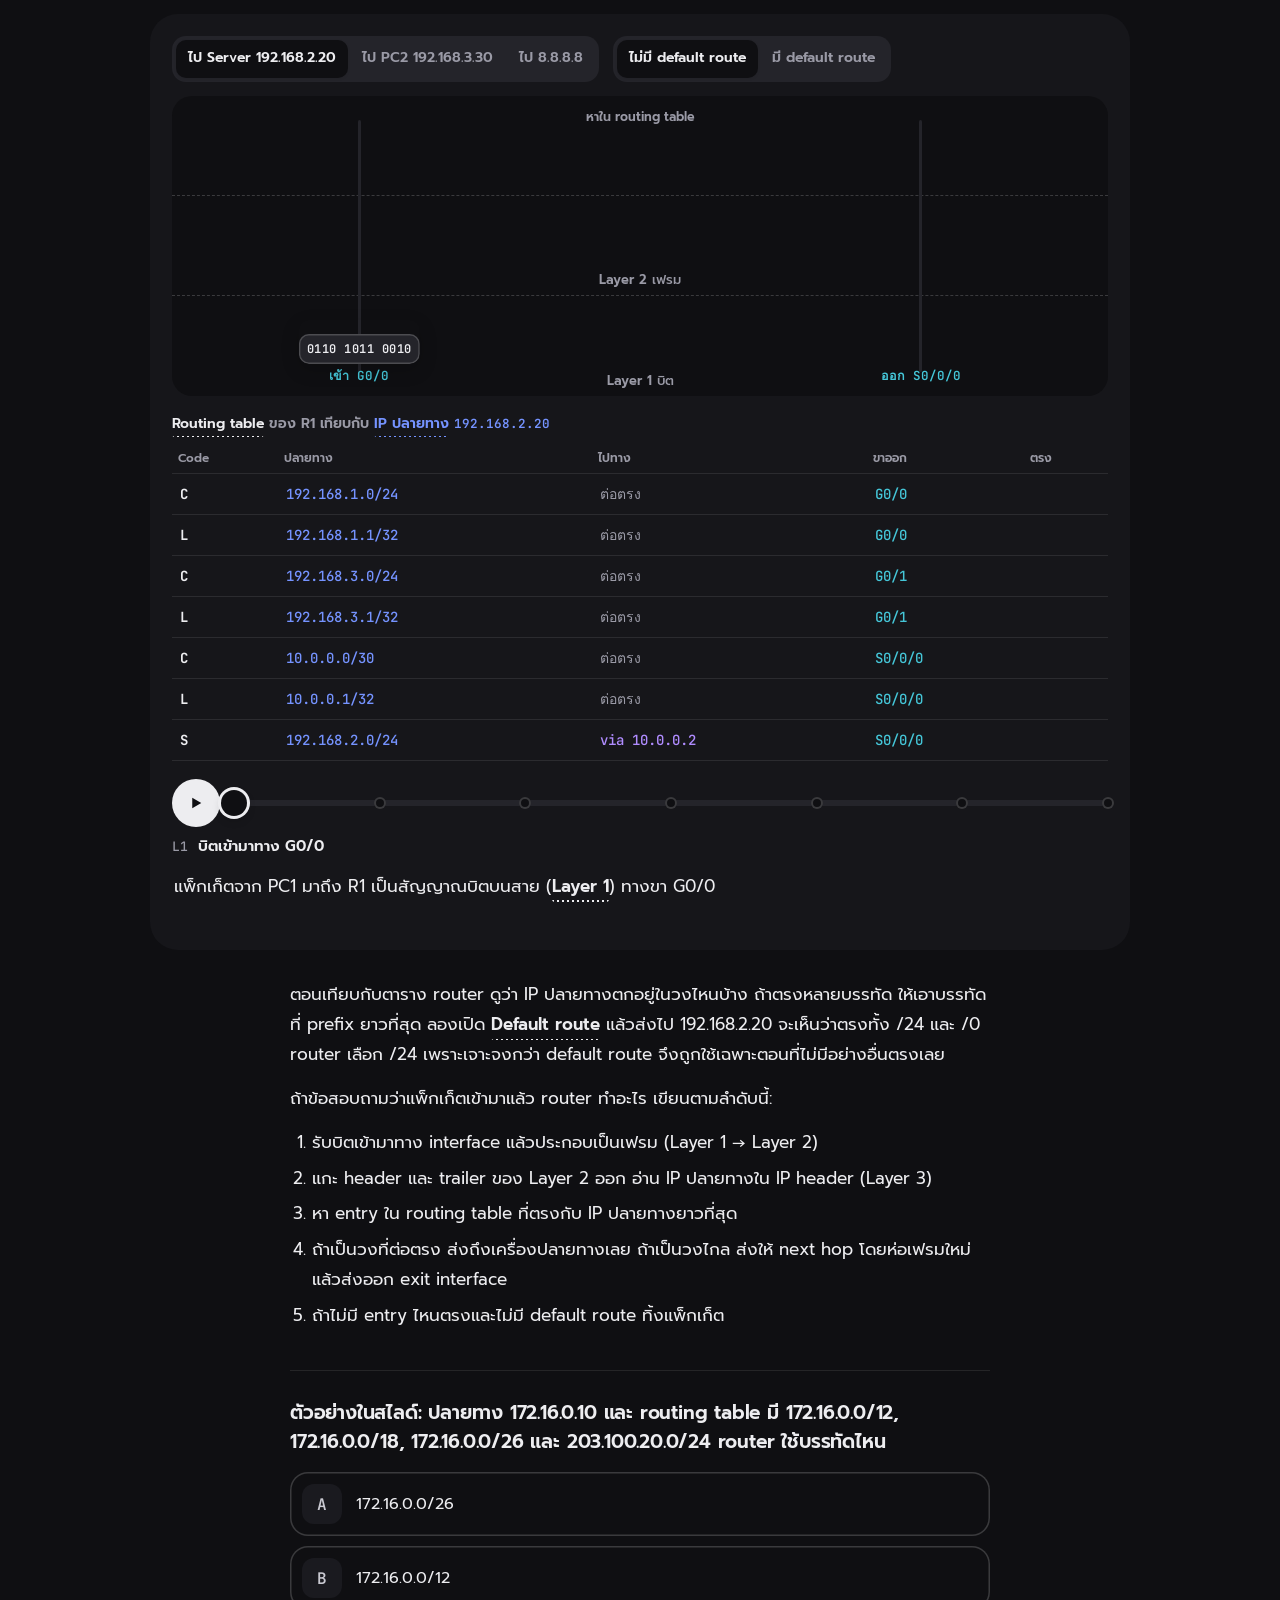
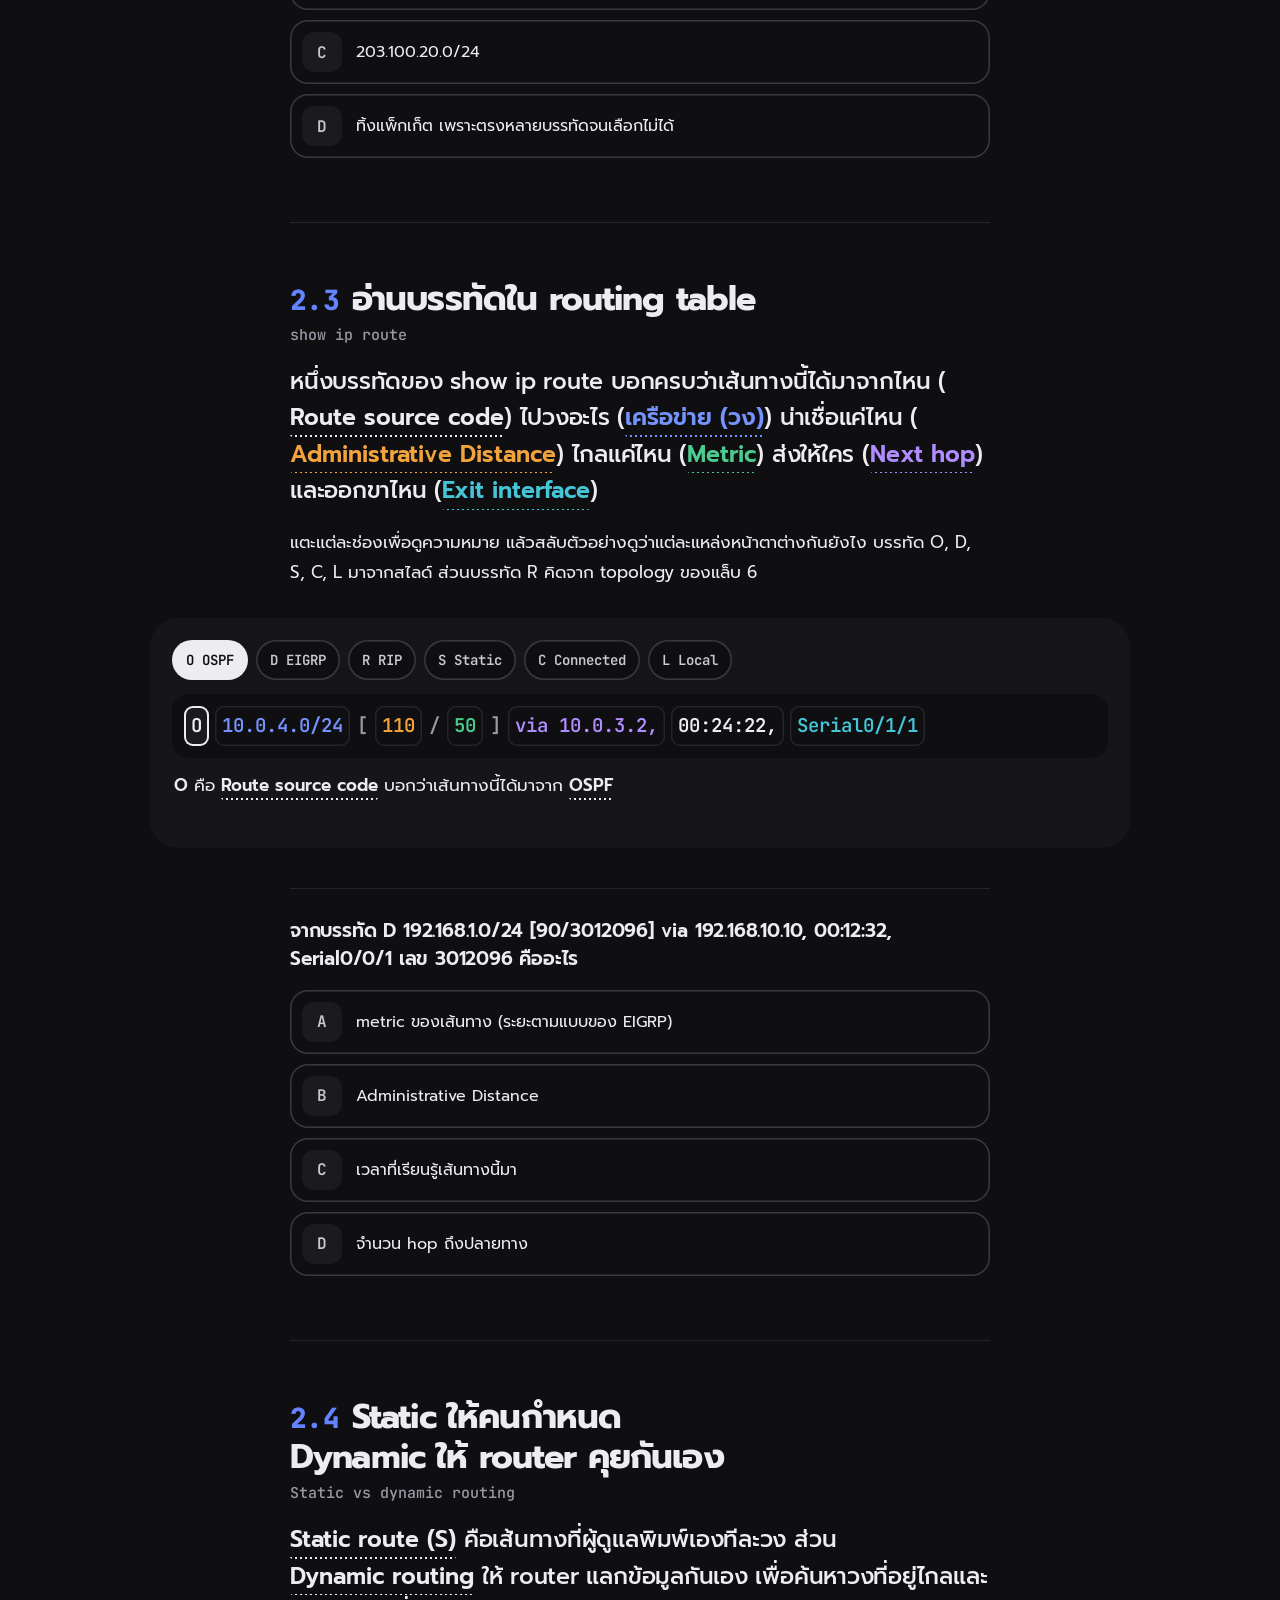
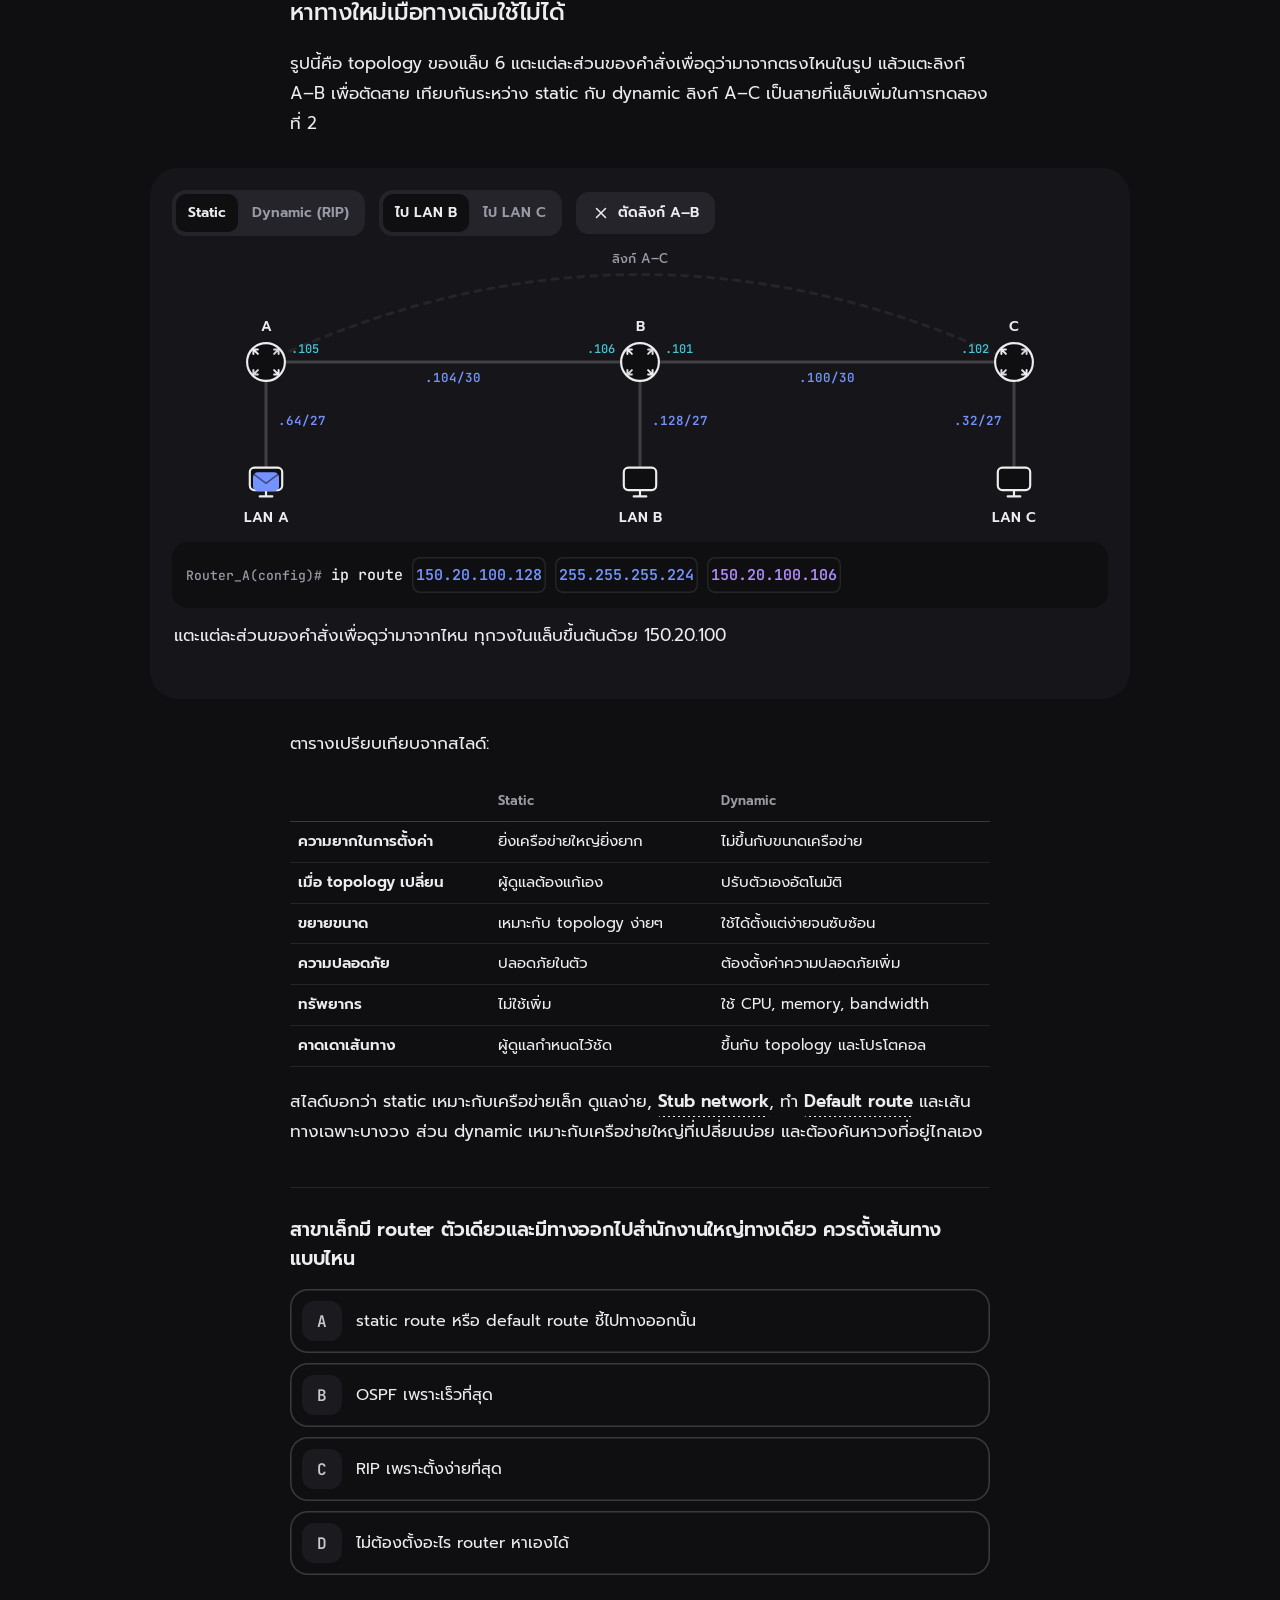
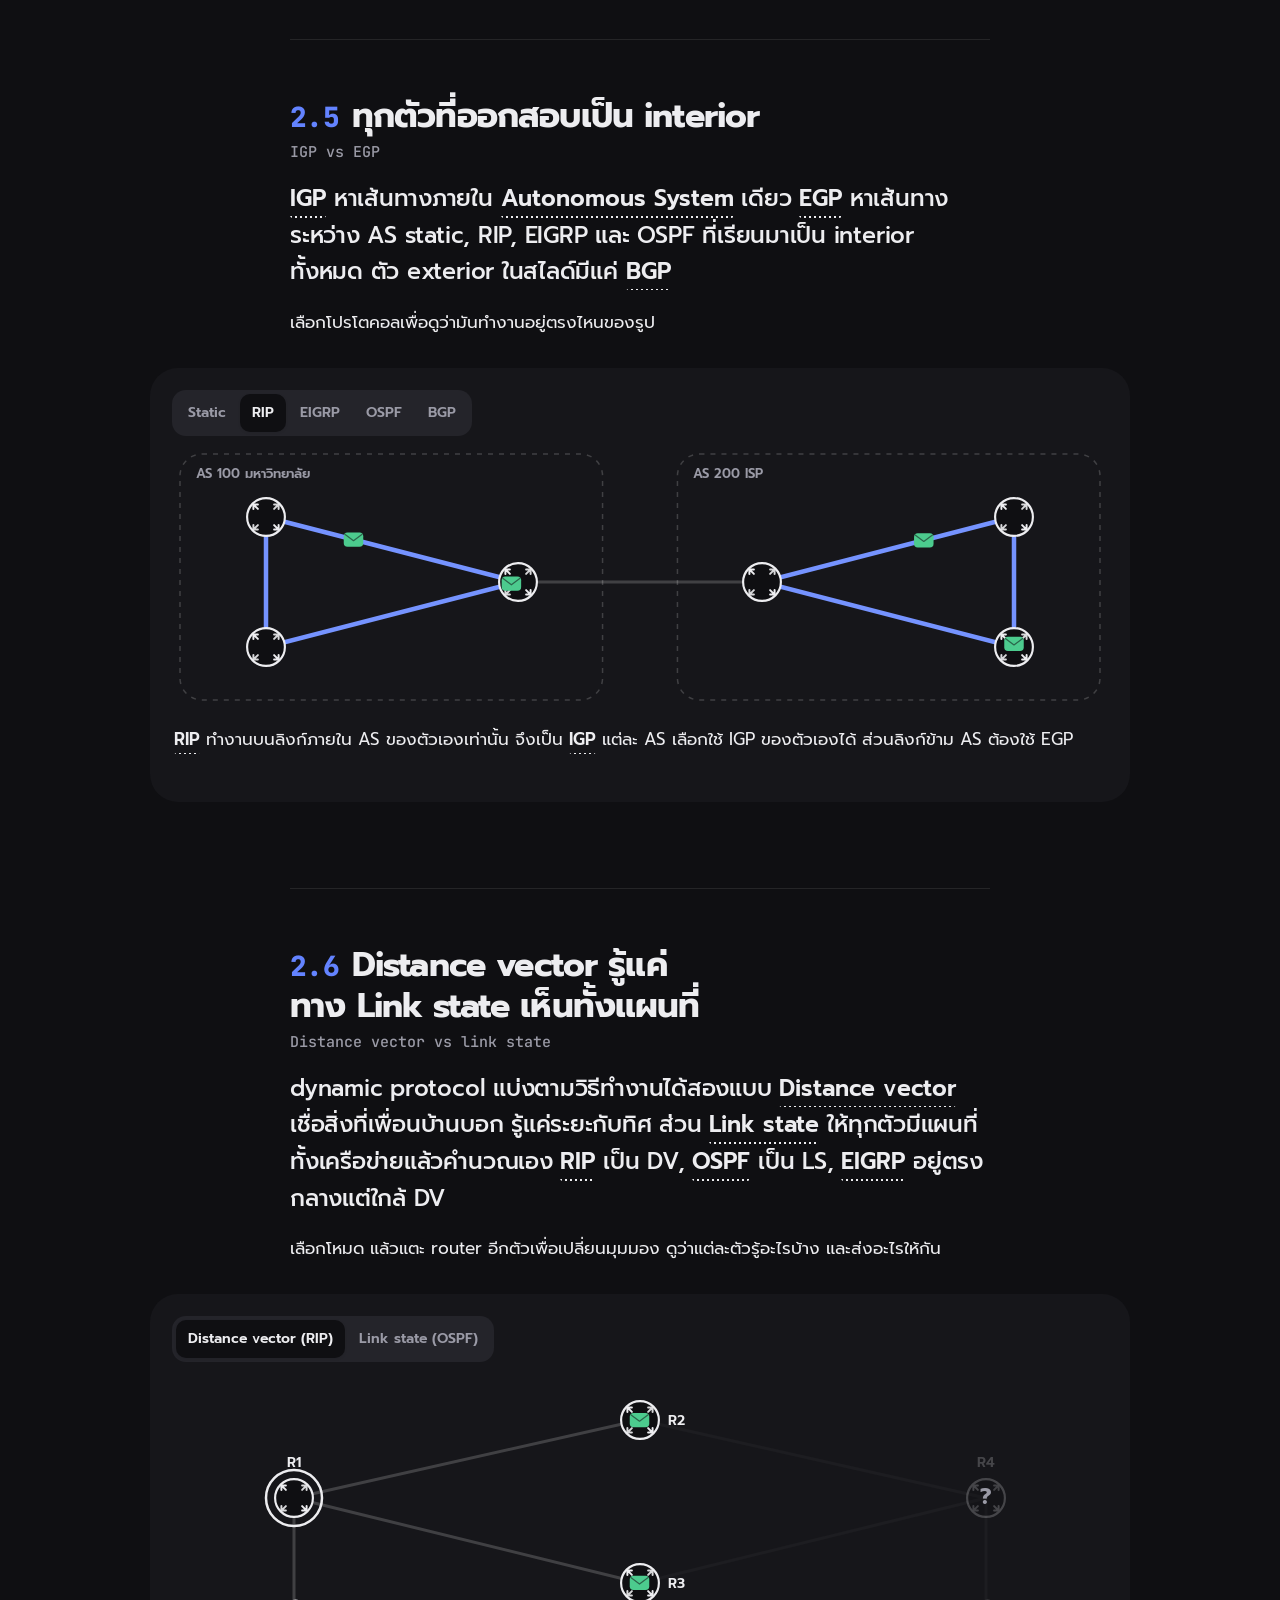
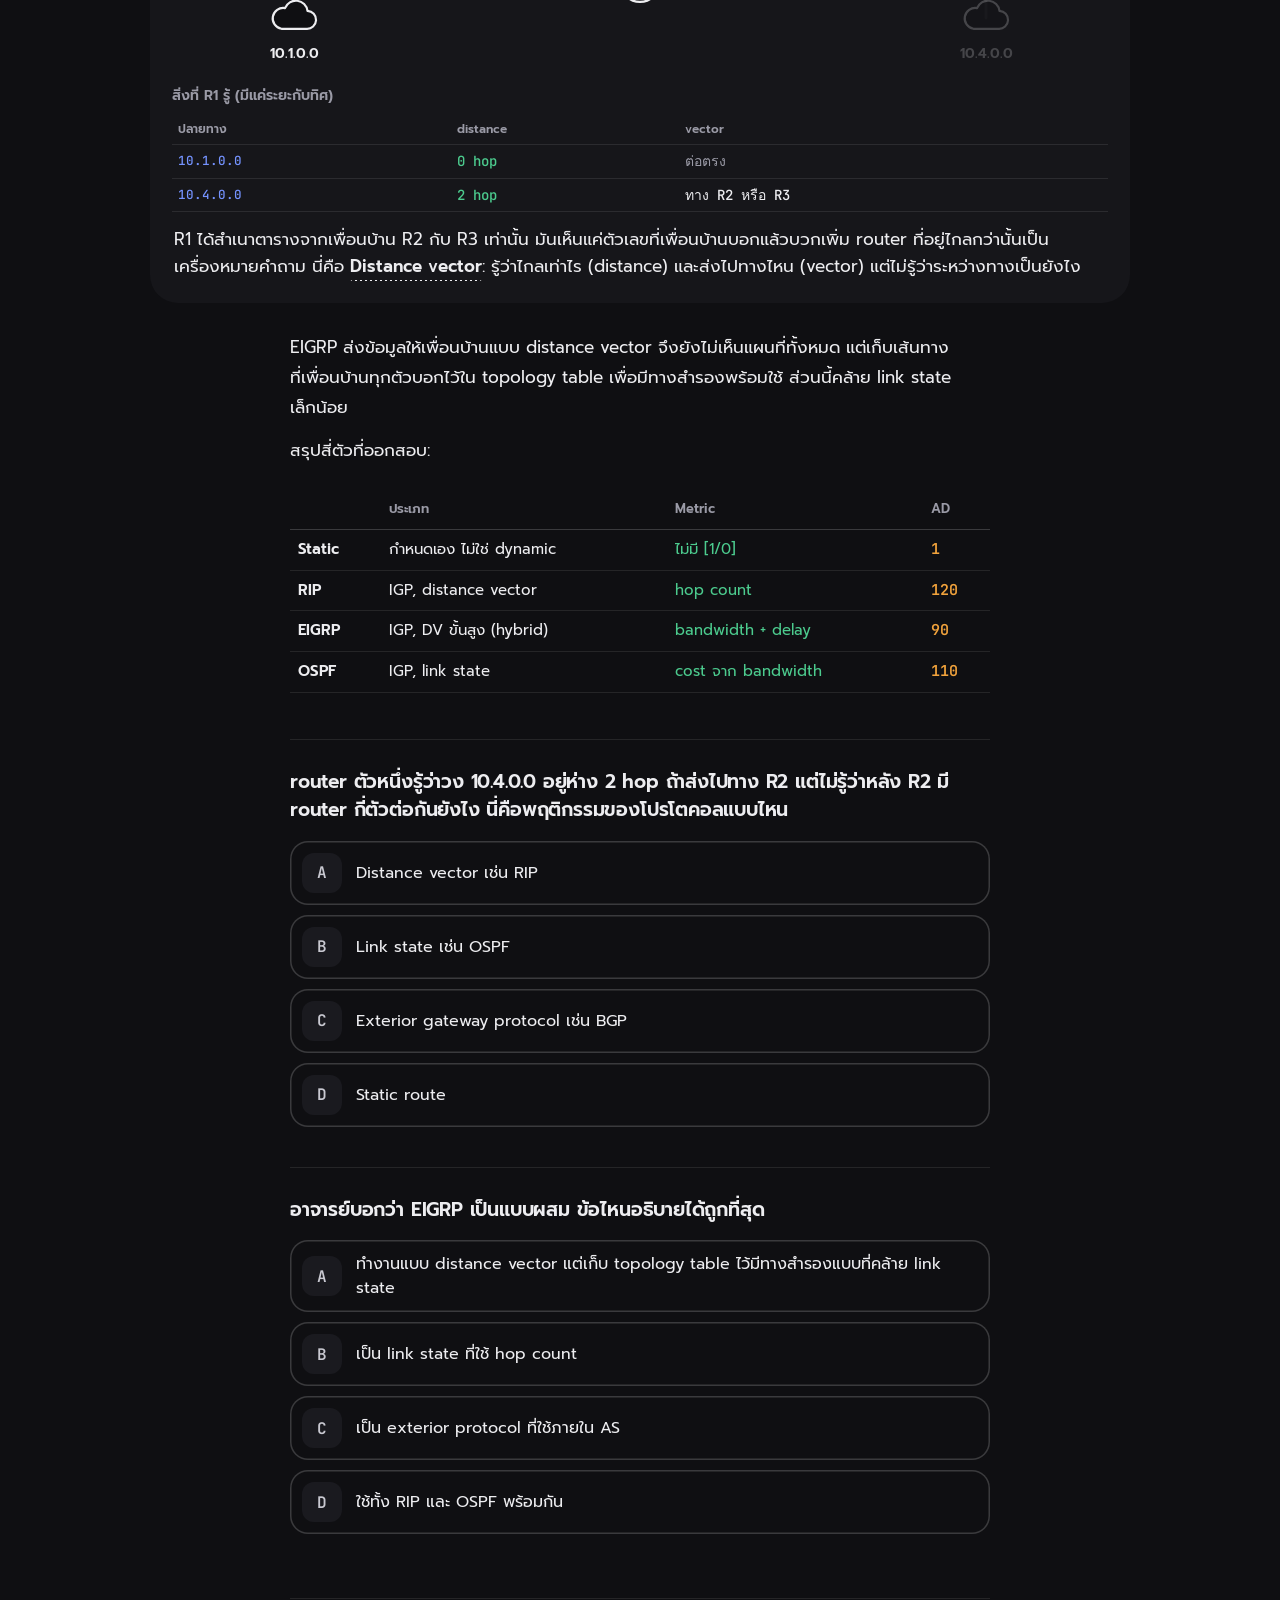
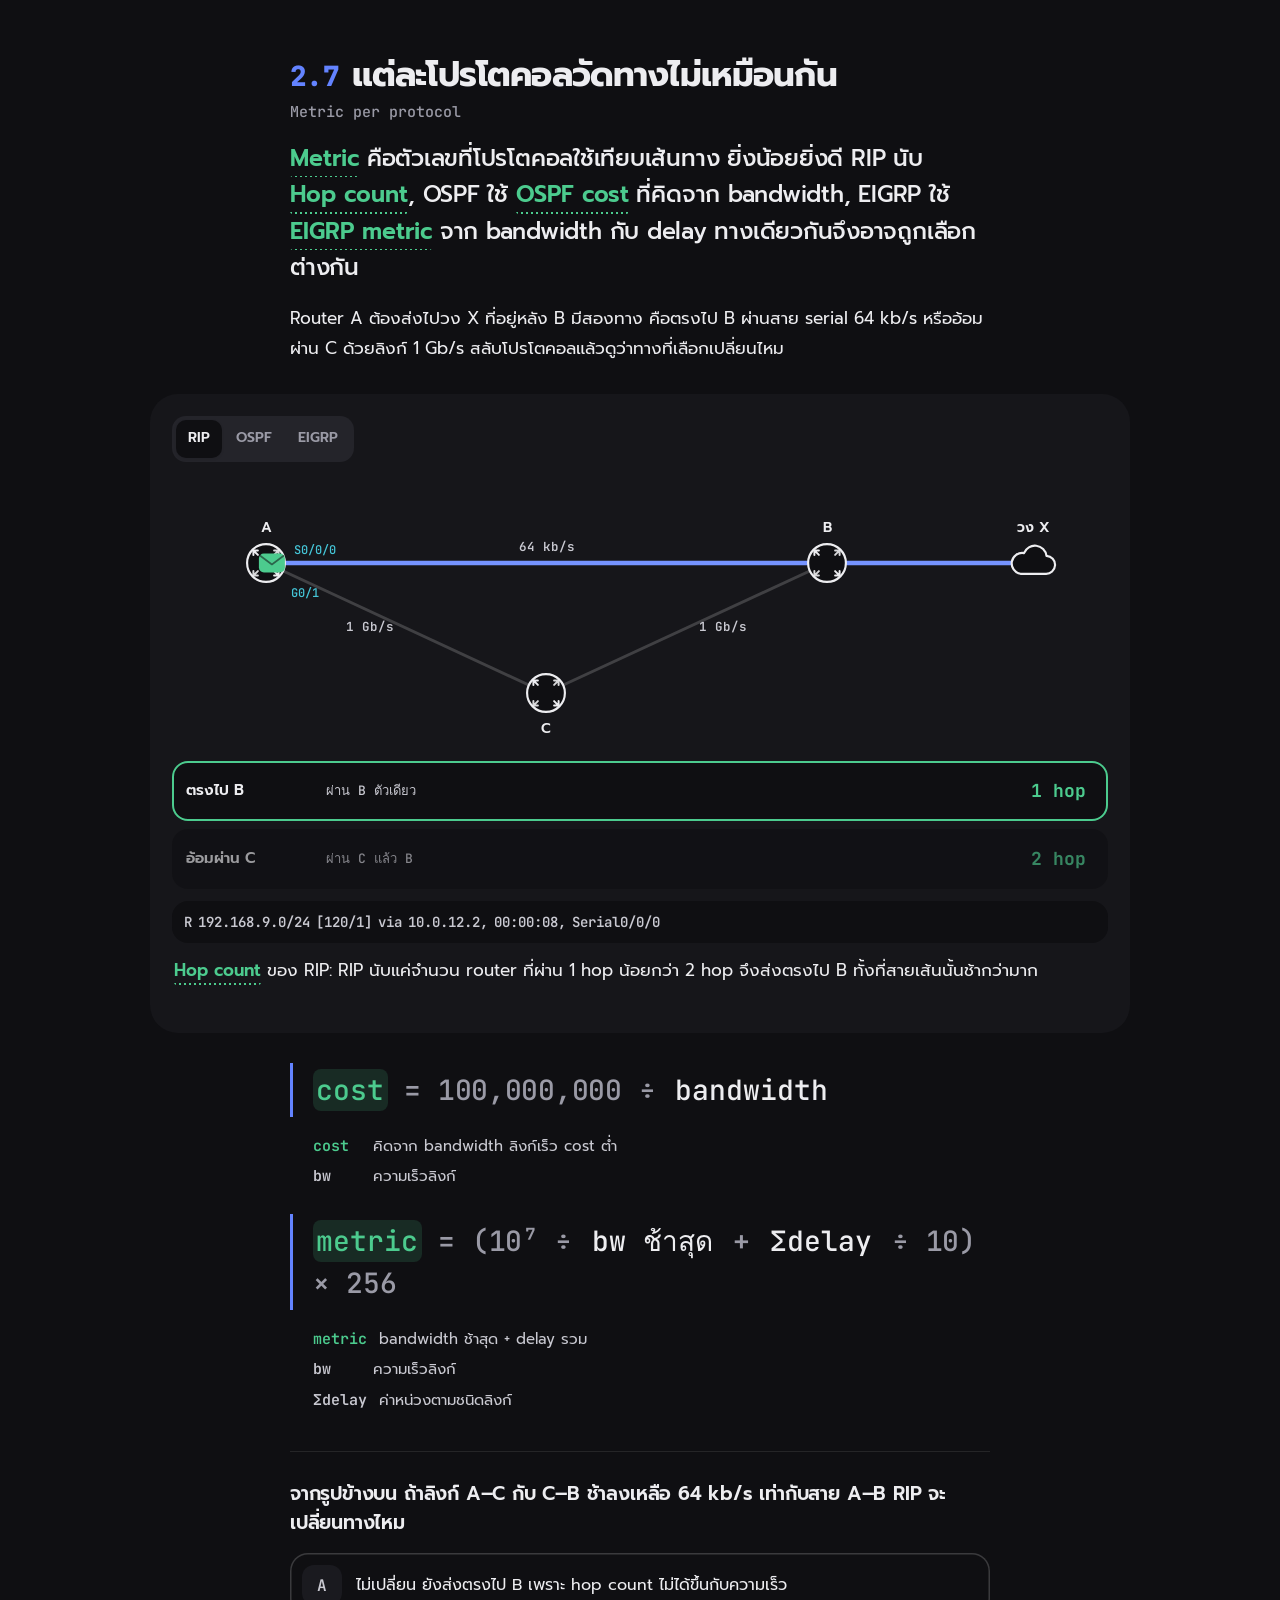
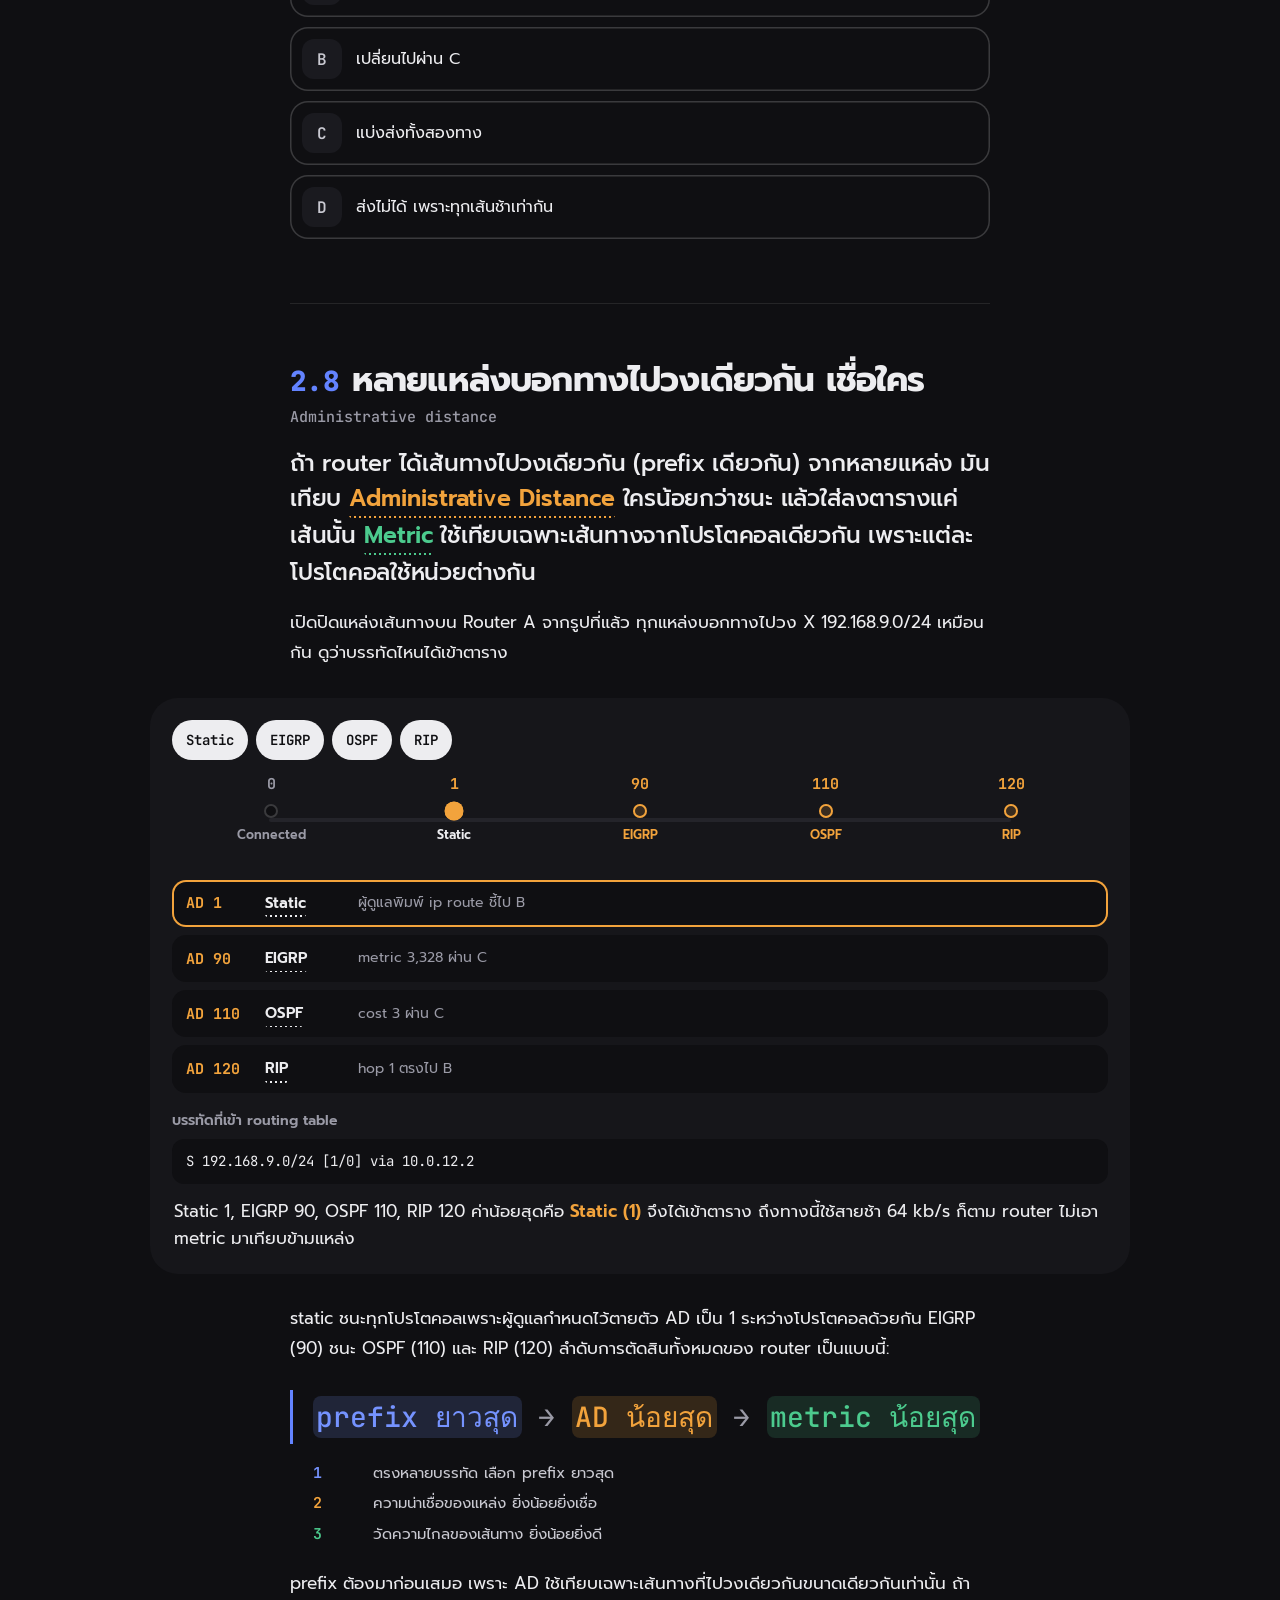
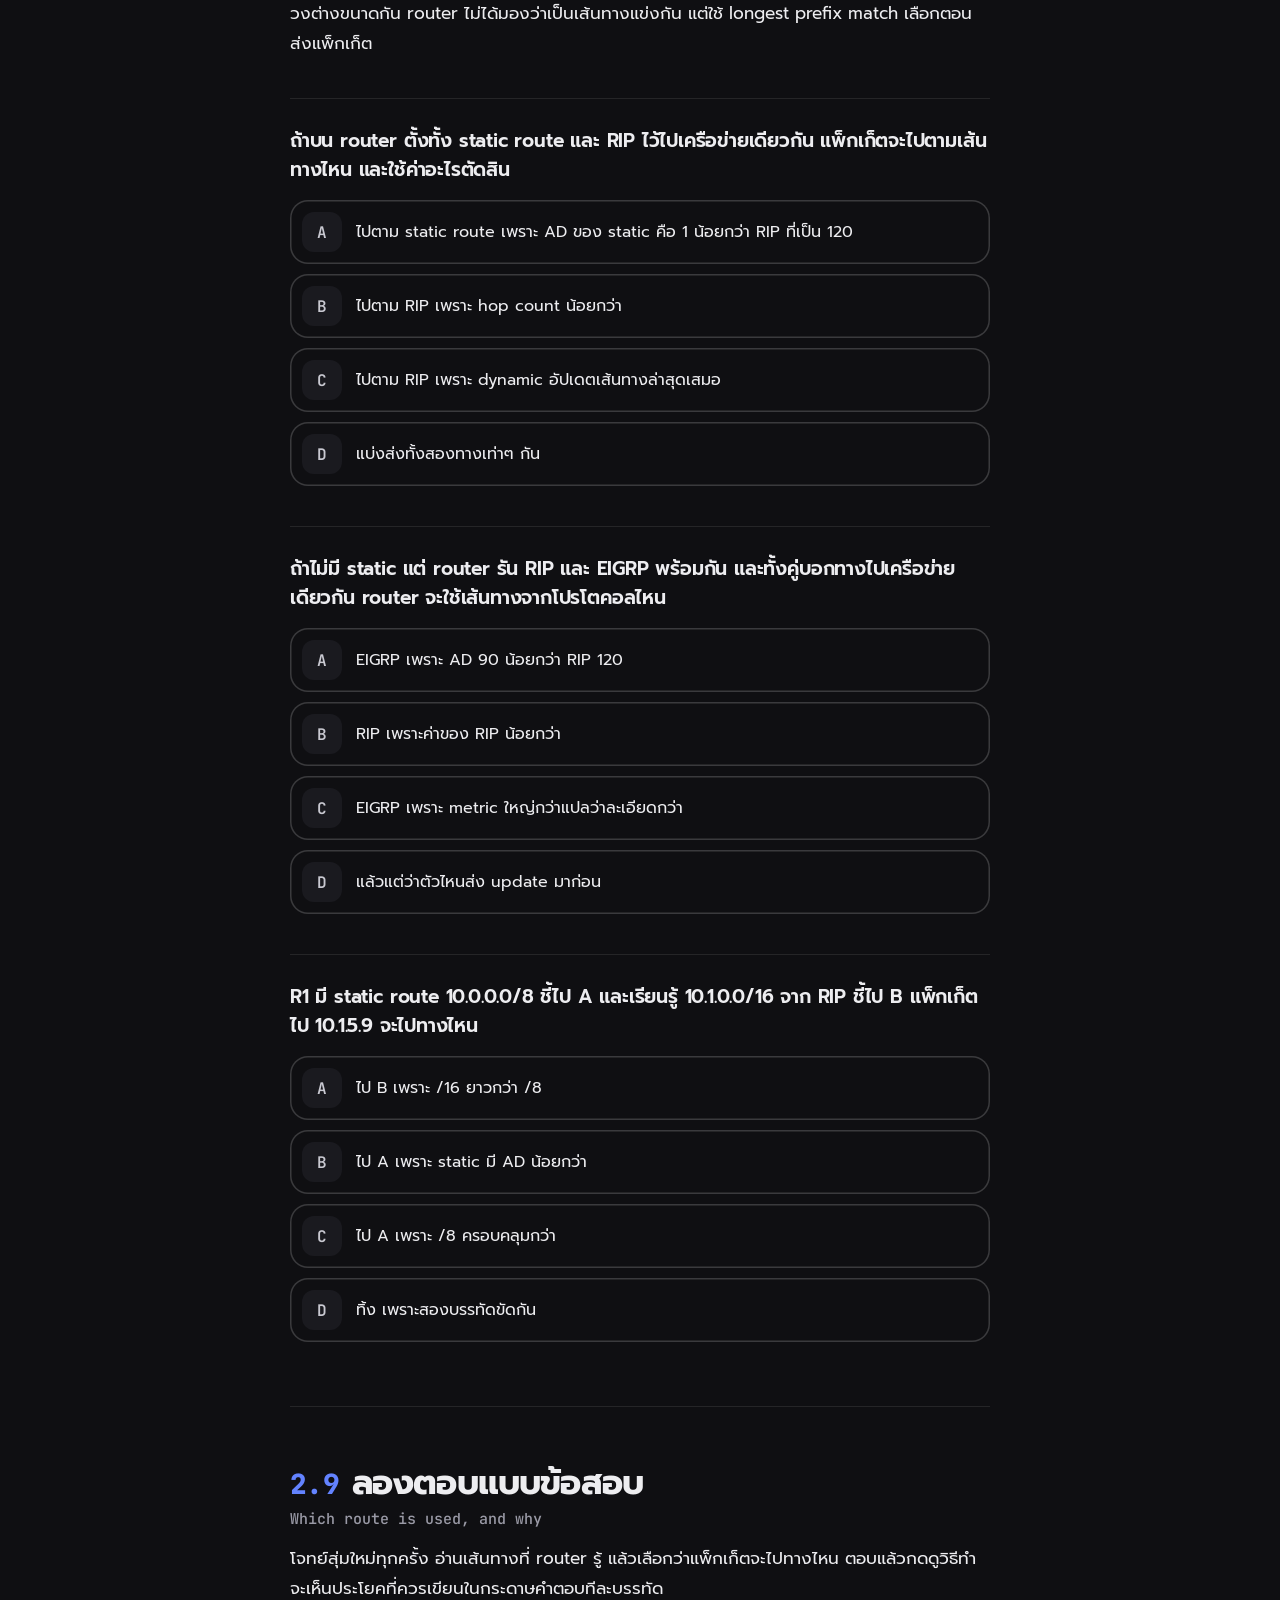
<file: routing.html>
<!doctype html>
<html lang="th">
<head>
<meta charset="utf-8">
<link rel="icon" href="favicon.svg" type="image/svg+xml">
<meta name="viewport" content="width=device-width, initial-scale=1, viewport-fit=cover">
<title>Router เลือกทางยังไง | Hop</title>
<meta name="theme-color" content="#0F0F12">
<link rel="preconnect" href="https://fonts.googleapis.com">
<link rel="preconnect" href="https://fonts.gstatic.com" crossorigin>
<link rel="stylesheet" href="https://fonts.googleapis.com/css2?family=Prompt:wght@400;500;600;700&family=JetBrains+Mono:wght@400;500;600;700;800&display=swap">
<link rel="stylesheet" href="assets/core.css">
<link rel="stylesheet" href="assets/routing.css">
</head>
<body>
<main>
  <div class="col head">
    <h1>Router เลือกทางยังไง</h1>
    <p class="lede">ส่วนนี้ไม่มีการคำนวณ IP ข้อสอบจะให้รูปหรือรายละเอียดมา แล้วถามว่า [[router]] ทำอะไรกับแพ็กเก็ตที่เข้ามา ([[flow|decision flow]]), อ่านบรรทัดใน [[rtable]] ออกไหม, static, RIP, EIGRP, OSPF เป็นแบบไหนและใช้ [[metric]] อะไร และถ้ามีหลายแหล่งบอกทางไปที่เดียวกัน router จะเชื่อใคร ซึ่งตัดสินด้วย [[ad]]</p>
  </div>

  <div class="fig map" id="map"></div>

  <section class="idea col" id="s-router">
    <h2>Router ทำสองอย่าง: เลือกทาง แล้วส่งต่อ<span class="en">Two functions of a router</span></h2>
    <p class="key">[[router]] ต่อหลายเครือข่ายเข้าด้วยกัน งานของมันมีสองอย่าง คือหาว่าแพ็กเก็ตควรไปทางไหน แล้วส่งต่อออกไป ทั้งสองอย่างดูจาก [[rtable]] ของตัวเองเท่านั้น</p>
    <p>[[iface]] แต่ละขาของ router ต่อกับเครือข่ายคนละวง และมี IP ที่อยู่ในวงนั้น พอตั้ง IP แล้วเปิดขานั้น router รู้จักวงนั้นทันที และเพิ่มสองบรรทัดลงตาราง คือ [[connected|C]] วงที่ต่ออยู่ กับ [[local|L]] IP ของขานั้นเอง ลองแตะแต่ละขาของ R1</p>
    <div class="fig" id="fig-ifaces"></div>
    <p>สไลด์สรุปหลักของ routing table ไว้ 3 ข้อ ซึ่งเห็นได้จากรูปบนสุดของหน้า:</p>
    <ol>
      <li>router แต่ละตัวตัดสินใจเองคนเดียว จากข้อมูลในตารางของตัวเองเท่านั้น</li>
      <li>ตารางของ router ตัวหนึ่ง ไม่จำเป็นต้องเหมือนของอีกตัว (R1 กับ R2 มีบรรทัดไม่เหมือนกัน)</li>
      <li>รู้ทางไปไม่ได้แปลว่ารู้ทางกลับ R1 มีทางไป 192.168.2.0/24 ไม่ได้แปลว่า R2 มีทางกลับมา 192.168.1.0/24 ต้องตั้งที่ R2 แยกอีกที</li>
    </ol>
    <div id="q-router"></div>
  </section>

  <section class="idea col" id="s-flow">
    <h2>แพ็กเก็ตเข้ามาแล้วไปไหน<span class="en">Packet forwarding decision process</span></h2>
    <p class="key">แพ็กเก็ตเข้ามาเป็นบิตที่ [[layers|Layer 1]] router [[encap|แกะ]]ขึ้นไปถึง Layer 3 เพื่ออ่าน [[destip]] แล้วหาใน [[rtable]] ด้วย [[lpm]] เจอแล้วห่อกลับลงมาส่งออก [[exitif]] ถ้าไม่เจอเลยก็ [[drop|ทิ้ง]]</p>
    <p>เลือกปลายทางแล้วลากแถบเวลาดูทีละจุด ลองให้ครบทั้งสามแบบ เพราะคำตอบในข้อสอบต้องบอกผลให้ครบ: ปลายทางอยู่ใน [[connected|วงที่ต่อตรง]], อยู่วงไกลต้องส่งให้ [[nexthop]], และไม่มี entry ไหนตรงเลย</p>
    <div class="fig" id="fig-flow"></div>
    <p>ตอนเทียบกับตาราง router ดูว่า IP ปลายทางตกอยู่ในวงไหนบ้าง ถ้าตรงหลายบรรทัด ให้เอาบรรทัดที่ prefix ยาวที่สุด ลองเปิด [[defroute]] แล้วส่งไป 192.168.2.20 จะเห็นว่าตรงทั้ง /24 และ /0 router เลือก /24 เพราะเจาะจงกว่า default route จึงถูกใช้เฉพาะตอนที่ไม่มีอย่างอื่นตรงเลย</p>
    <p>ถ้าข้อสอบถามว่าแพ็กเก็ตเข้ามาแล้ว router ทำอะไร เขียนตามลำดับนี้:</p>
    <ol>
      <li>รับบิตเข้ามาทาง interface แล้วประกอบเป็นเฟรม (Layer 1 → Layer 2)</li>
      <li>แกะ header และ trailer ของ Layer 2 ออก อ่าน IP ปลายทางใน IP header (Layer 3)</li>
      <li>หา entry ใน routing table ที่ตรงกับ IP ปลายทางยาวที่สุด</li>
      <li>ถ้าเป็นวงที่ต่อตรง ส่งถึงเครื่องปลายทางเลย ถ้าเป็นวงไกล ส่งให้ next hop โดยห่อเฟรมใหม่แล้วส่งออก exit interface</li>
      <li>ถ้าไม่มี entry ไหนตรงและไม่มี default route ทิ้งแพ็กเก็ต</li>
    </ol>
    <div id="q-flow"></div>
  </section>

  <section class="idea col" id="s-entry">
    <h2>อ่านบรรทัดใน routing table<span class="en">show ip route</span></h2>
    <p class="key">หนึ่งบรรทัดของ show ip route บอกครบว่าเส้นทางนี้ได้มาจากไหน ([[code]]) ไปวงอะไร ([[network]]) น่าเชื่อแค่ไหน ([[ad]]) ไกลแค่ไหน ([[metric]]) ส่งให้ใคร ([[nexthop]]) และออกขาไหน ([[exitif]])</p>
    <p>แตะแต่ละช่องเพื่อดูความหมาย แล้วสลับตัวอย่างดูว่าแต่ละแหล่งหน้าตาต่างกันยังไง บรรทัด O, D, S, C, L มาจากสไลด์ ส่วนบรรทัด R คิดจาก topology ของแล็บ 6</p>
    <div class="fig" id="fig-entry"></div>
    <div id="q-entry"></div>
  </section>

  <section class="idea col" id="s-static">
    <h2>Static ให้คนกำหนด Dynamic ให้ router คุยกันเอง<span class="en">Static vs dynamic routing</span></h2>
    <p class="key">[[static]] คือเส้นทางที่ผู้ดูแลพิมพ์เองทีละวง ส่วน [[dynamic]] ให้ router แลกข้อมูลกันเอง เพื่อค้นหาวงที่อยู่ไกลและหาทางใหม่เมื่อทางเดิมใช้ไม่ได้</p>
    <p>รูปนี้คือ topology ของแล็บ 6 แตะแต่ละส่วนของคำสั่งเพื่อดูว่ามาจากตรงไหนในรูป แล้วแตะลิงก์ A–B เพื่อตัดสาย เทียบกันระหว่าง static กับ dynamic ลิงก์ A–C เป็นสายที่แล็บเพิ่มในการทดลองที่ 2</p>
    <div class="fig" id="fig-static"></div>
    <p>ตารางเปรียบเทียบจากสไลด์:</p>
    <div class="tw"><table class="cmp">
      <thead><tr><th></th><th>Static</th><th>Dynamic</th></tr></thead>
      <tbody>
        <tr><td>ความยากในการตั้งค่า</td><td>ยิ่งเครือข่ายใหญ่ยิ่งยาก</td><td>ไม่ขึ้นกับขนาดเครือข่าย</td></tr>
        <tr><td>เมื่อ topology เปลี่ยน</td><td>ผู้ดูแลต้องแก้เอง</td><td>ปรับตัวเองอัตโนมัติ</td></tr>
        <tr><td>ขยายขนาด</td><td>เหมาะกับ topology ง่ายๆ</td><td>ใช้ได้ตั้งแต่ง่ายจนซับซ้อน</td></tr>
        <tr><td>ความปลอดภัย</td><td>ปลอดภัยในตัว</td><td>ต้องตั้งค่าความปลอดภัยเพิ่ม</td></tr>
        <tr><td>ทรัพยากร</td><td>ไม่ใช้เพิ่ม</td><td>ใช้ CPU, memory, bandwidth</td></tr>
        <tr><td>คาดเดาเส้นทาง</td><td>ผู้ดูแลกำหนดไว้ชัด</td><td>ขึ้นกับ topology และโปรโตคอล</td></tr>
      </tbody>
    </table></div>
    <p>สไลด์บอกว่า static เหมาะกับเครือข่ายเล็ก ดูแลง่าย, [[stub]], ทำ [[defroute]] และเส้นทางเฉพาะบางวง ส่วน dynamic เหมาะกับเครือข่ายใหญ่ที่เปลี่ยนบ่อย และต้องค้นหาวงที่อยู่ไกลเอง</p>
    <div id="q-static"></div>
  </section>

  <section class="idea col" id="s-igp">
    <h2>ทุกตัวที่ออกสอบเป็น interior<span class="en">IGP vs EGP</span></h2>
    <p class="key">[[igp]] หาเส้นทางภายใน [[as]] เดียว [[egp]] หาเส้นทางระหว่าง AS static, RIP, EIGRP และ OSPF ที่เรียนมาเป็น interior ทั้งหมด ตัว exterior ในสไลด์มีแค่ [[bgp]]</p>
    <p>เลือกโปรโตคอลเพื่อดูว่ามันทำงานอยู่ตรงไหนของรูป</p>
    <div class="fig" id="fig-igp"></div>
  </section>

  <section class="idea col" id="s-dvls">
    <h2>Distance vector รู้แค่ทาง Link state เห็นทั้งแผนที่<span class="en">Distance vector vs link state</span></h2>
    <p class="key">dynamic protocol แบ่งตามวิธีทำงานได้สองแบบ [[dv]] เชื่อสิ่งที่เพื่อนบ้านบอก รู้แค่ระยะกับทิศ ส่วน [[ls]] ให้ทุกตัวมีแผนที่ทั้งเครือข่ายแล้วคำนวณเอง [[rip]] เป็น DV, [[ospf]] เป็น LS, [[eigrp]] อยู่ตรงกลางแต่ใกล้ DV</p>
    <p>เลือกโหมด แล้วแตะ router อีกตัวเพื่อเปลี่ยนมุมมอง ดูว่าแต่ละตัวรู้อะไรบ้าง และส่งอะไรให้กัน</p>
    <div class="fig" id="fig-dvls"></div>
    <p>EIGRP ส่งข้อมูลให้เพื่อนบ้านแบบ distance vector จึงยังไม่เห็นแผนที่ทั้งหมด แต่เก็บเส้นทางที่เพื่อนบ้านทุกตัวบอกไว้ใน topology table เพื่อมีทางสำรองพร้อมใช้ ส่วนนี้คล้าย link state เล็กน้อย</p>
    <p>สรุปสี่ตัวที่ออกสอบ:</p>
    <div class="tw"><table class="cmp fam">
      <thead><tr><th></th><th>ประเภท</th><th>Metric</th><th>AD</th></tr></thead>
      <tbody>
        <tr><td>Static</td><td>กำหนดเอง ไม่ใช่ dynamic</td><td>ไม่มี [1/0]</td><td>1</td></tr>
        <tr><td>RIP</td><td>IGP, distance vector</td><td>hop count</td><td>120</td></tr>
        <tr><td>EIGRP</td><td>IGP, DV ขั้นสูง (hybrid)</td><td>bandwidth + delay</td><td>90</td></tr>
        <tr><td>OSPF</td><td>IGP, link state</td><td>cost จาก bandwidth</td><td>110</td></tr>
      </tbody>
    </table></div>
    <div id="q-dvls"></div>
  </section>

  <section class="idea col" id="s-metric">
    <h2>แต่ละโปรโตคอลวัดทางไม่เหมือนกัน<span class="en">Metric per protocol</span></h2>
    <p class="key">[[metric]] คือตัวเลขที่โปรโตคอลใช้เทียบเส้นทาง ยิ่งน้อยยิ่งดี RIP นับ [[hopcount]], OSPF ใช้ [[ospfcost]] ที่คิดจาก bandwidth, EIGRP ใช้ [[eigrpmetric]] จาก bandwidth กับ delay ทางเดียวกันจึงอาจถูกเลือกต่างกัน</p>
    <p>Router A ต้องส่งไปวง X ที่อยู่หลัง B มีสองทาง คือตรงไป B ผ่านสาย serial 64 kb/s หรืออ้อมผ่าน C ด้วยลิงก์ 1 Gb/s สลับโปรโตคอลแล้วดูว่าทางที่เลือกเปลี่ยนไหม</p>
    <div class="fig" id="fig-metric"></div>
    <div id="eq-metric"></div>
    <div id="q-metric"></div>
  </section>

  <section class="idea col" id="s-ad">
    <h2>หลายแหล่งบอกทางไปวงเดียวกัน เชื่อใคร<span class="en">Administrative distance</span></h2>
    <p class="key">ถ้า router ได้เส้นทางไปวงเดียวกัน (prefix เดียวกัน) จากหลายแหล่ง มันเทียบ [[ad]] ใครน้อยกว่าชนะ แล้วใส่ลงตารางแค่เส้นนั้น [[metric]] ใช้เทียบเฉพาะเส้นทางจากโปรโตคอลเดียวกัน เพราะแต่ละโปรโตคอลใช้หน่วยต่างกัน</p>
    <p>เปิดปิดแหล่งเส้นทางบน Router A จากรูปที่แล้ว ทุกแหล่งบอกทางไปวง X 192.168.9.0/24 เหมือนกัน ดูว่าบรรทัดไหนได้เข้าตาราง</p>
    <div class="fig" id="fig-ad"></div>
    <p>static ชนะทุกโปรโตคอลเพราะผู้ดูแลกำหนดไว้ตายตัว AD เป็น 1 ระหว่างโปรโตคอลด้วยกัน EIGRP (90) ชนะ OSPF (110) และ RIP (120) ลำดับการตัดสินทั้งหมดของ router เป็นแบบนี้:</p>
    <div id="eq-order"></div>
    <p>prefix ต้องมาก่อนเสมอ เพราะ AD ใช้เทียบเฉพาะเส้นทางที่ไปวงเดียวกันขนาดเดียวกันเท่านั้น ถ้าวงต่างขนาดกัน router ไม่ได้มองว่าเป็นเส้นทางแข่งกัน แต่ใช้ longest prefix match เลือกตอนส่งแพ็กเก็ต</p>
    <div id="q-ad"></div>
  </section>

  <section class="idea col" id="s-drill">
    <h2>ลองตอบแบบข้อสอบ<span class="en">Which route is used, and why</span></h2>
    <p>โจทย์สุ่มใหม่ทุกครั้ง อ่านเส้นทางที่ router รู้ แล้วเลือกว่าแพ็กเก็ตจะไปทางไหน ตอบแล้วกดดูวิธีทำ จะเห็นประโยคที่ควรเขียนในกระดาษคำตอบทีละบรรทัด</p>
  </section>
  <div class="drill" id="drill"></div>

  <a class="next" href="rip.html"><div class="s">บทถัดไป</div><div class="t">RIP <svg viewBox="0 0 24 24" fill="none" stroke="currentColor" stroke-width="2" stroke-linecap="round" stroke-linejoin="round"><path d="M5 12h14M13 6l6 6-6 6"/></svg></div></a>
</main>
<script src="assets/core.js"></script>
<script src="assets/routing-kit.js"></script>
<script src="assets/routing-concepts.js"></script>
<script src="routing.js"></script>
</body>
</html>
</file>
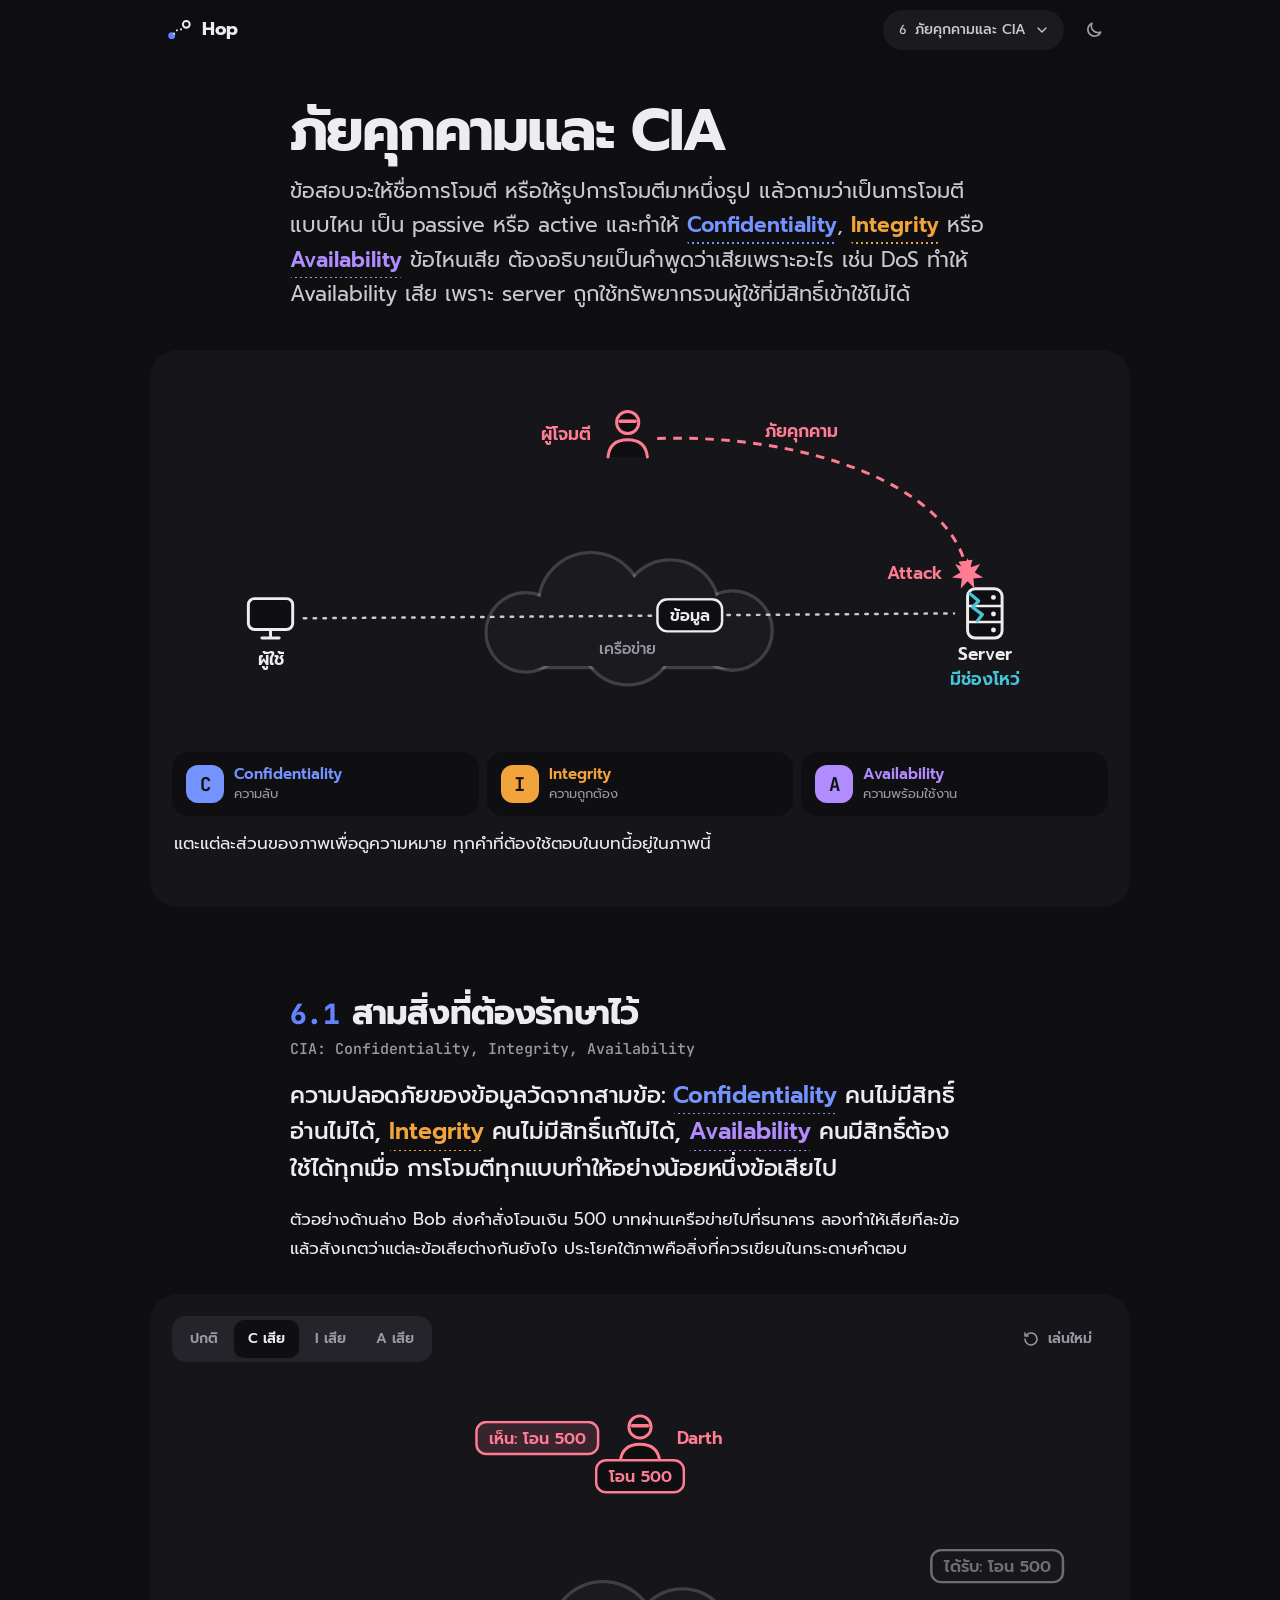
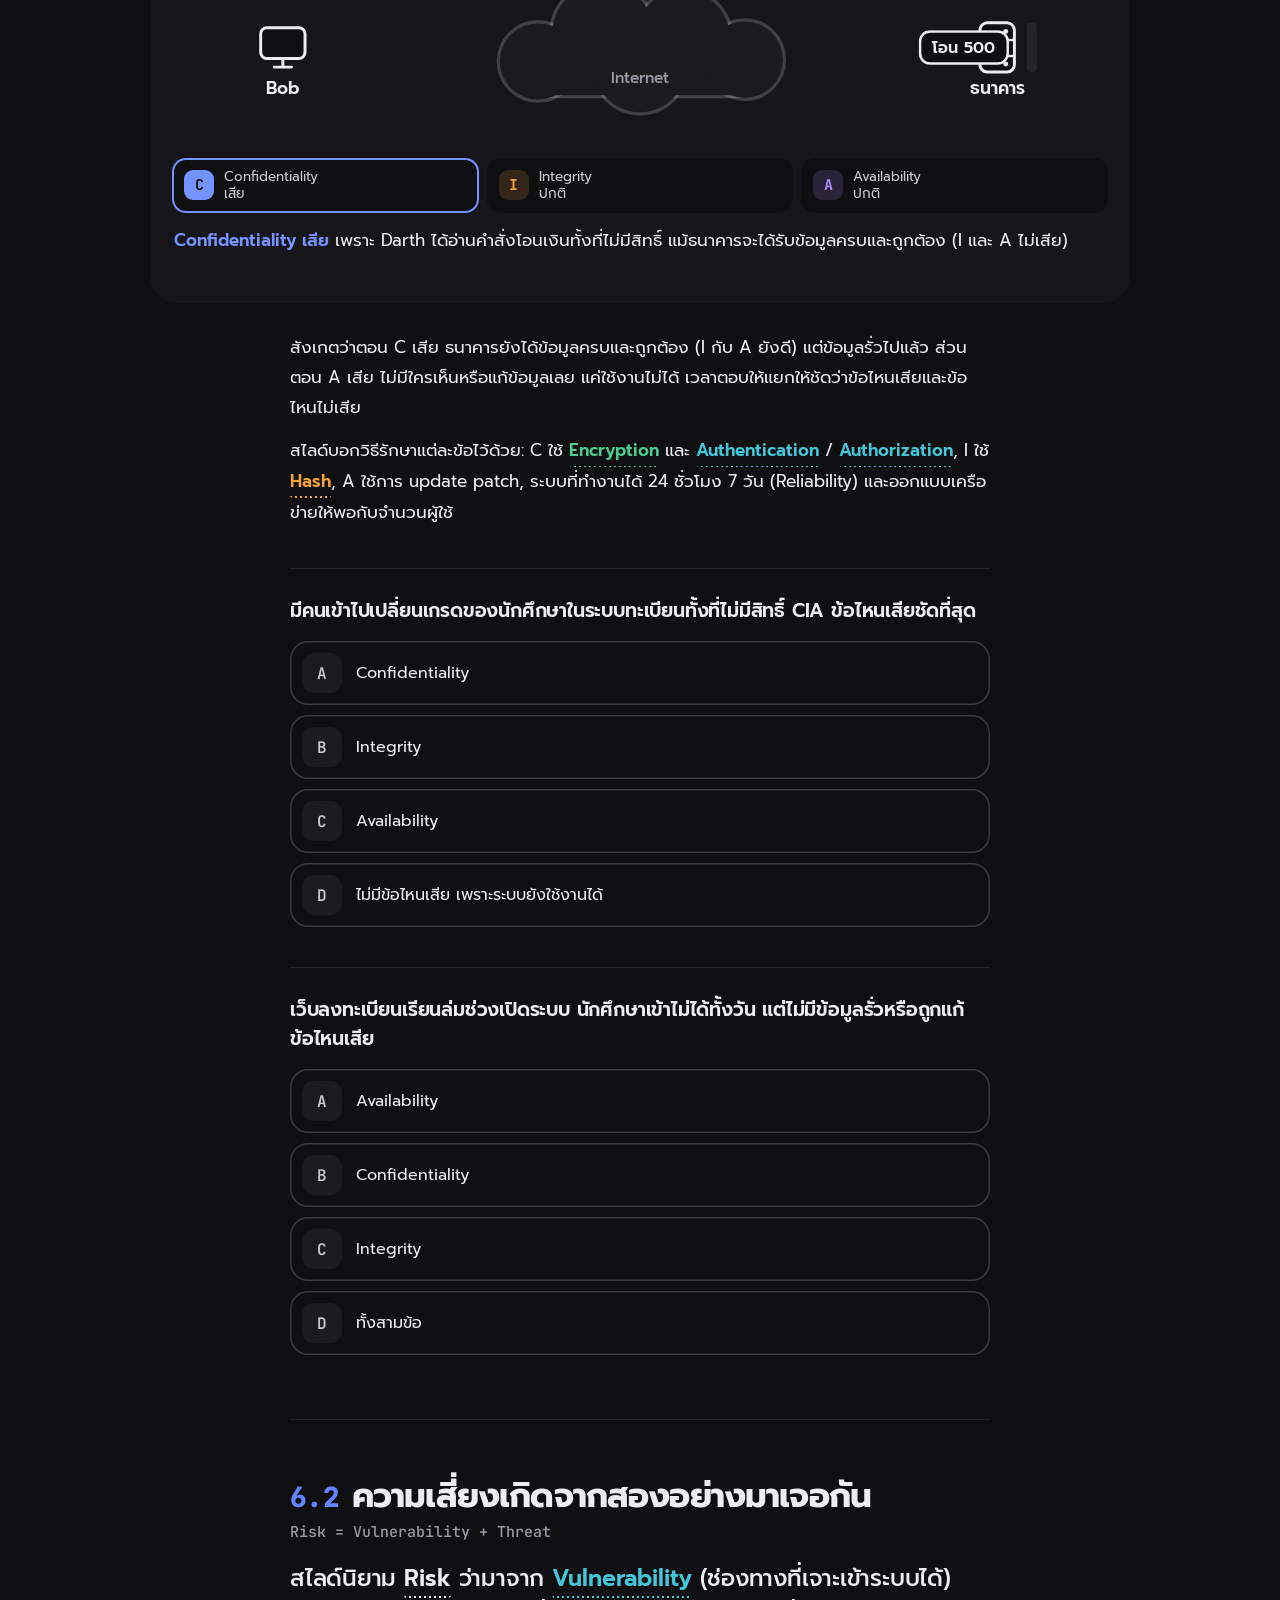
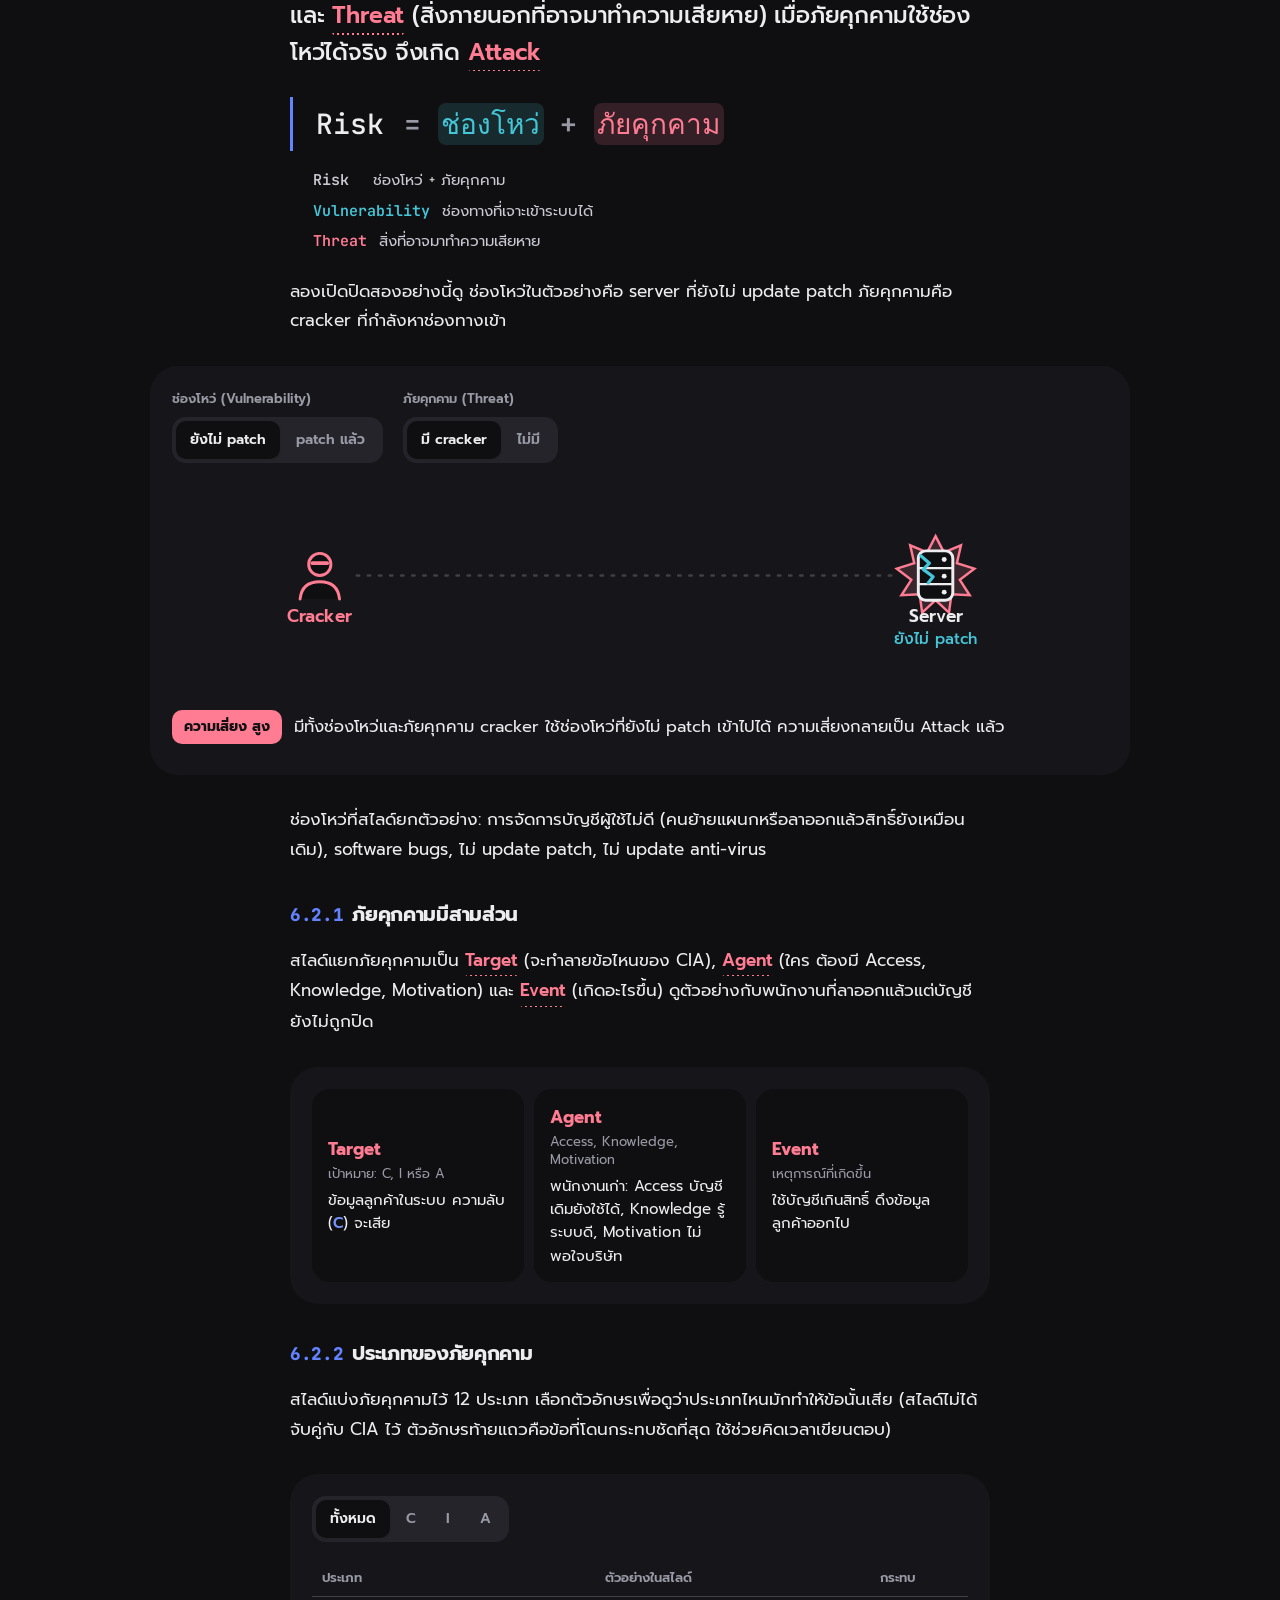
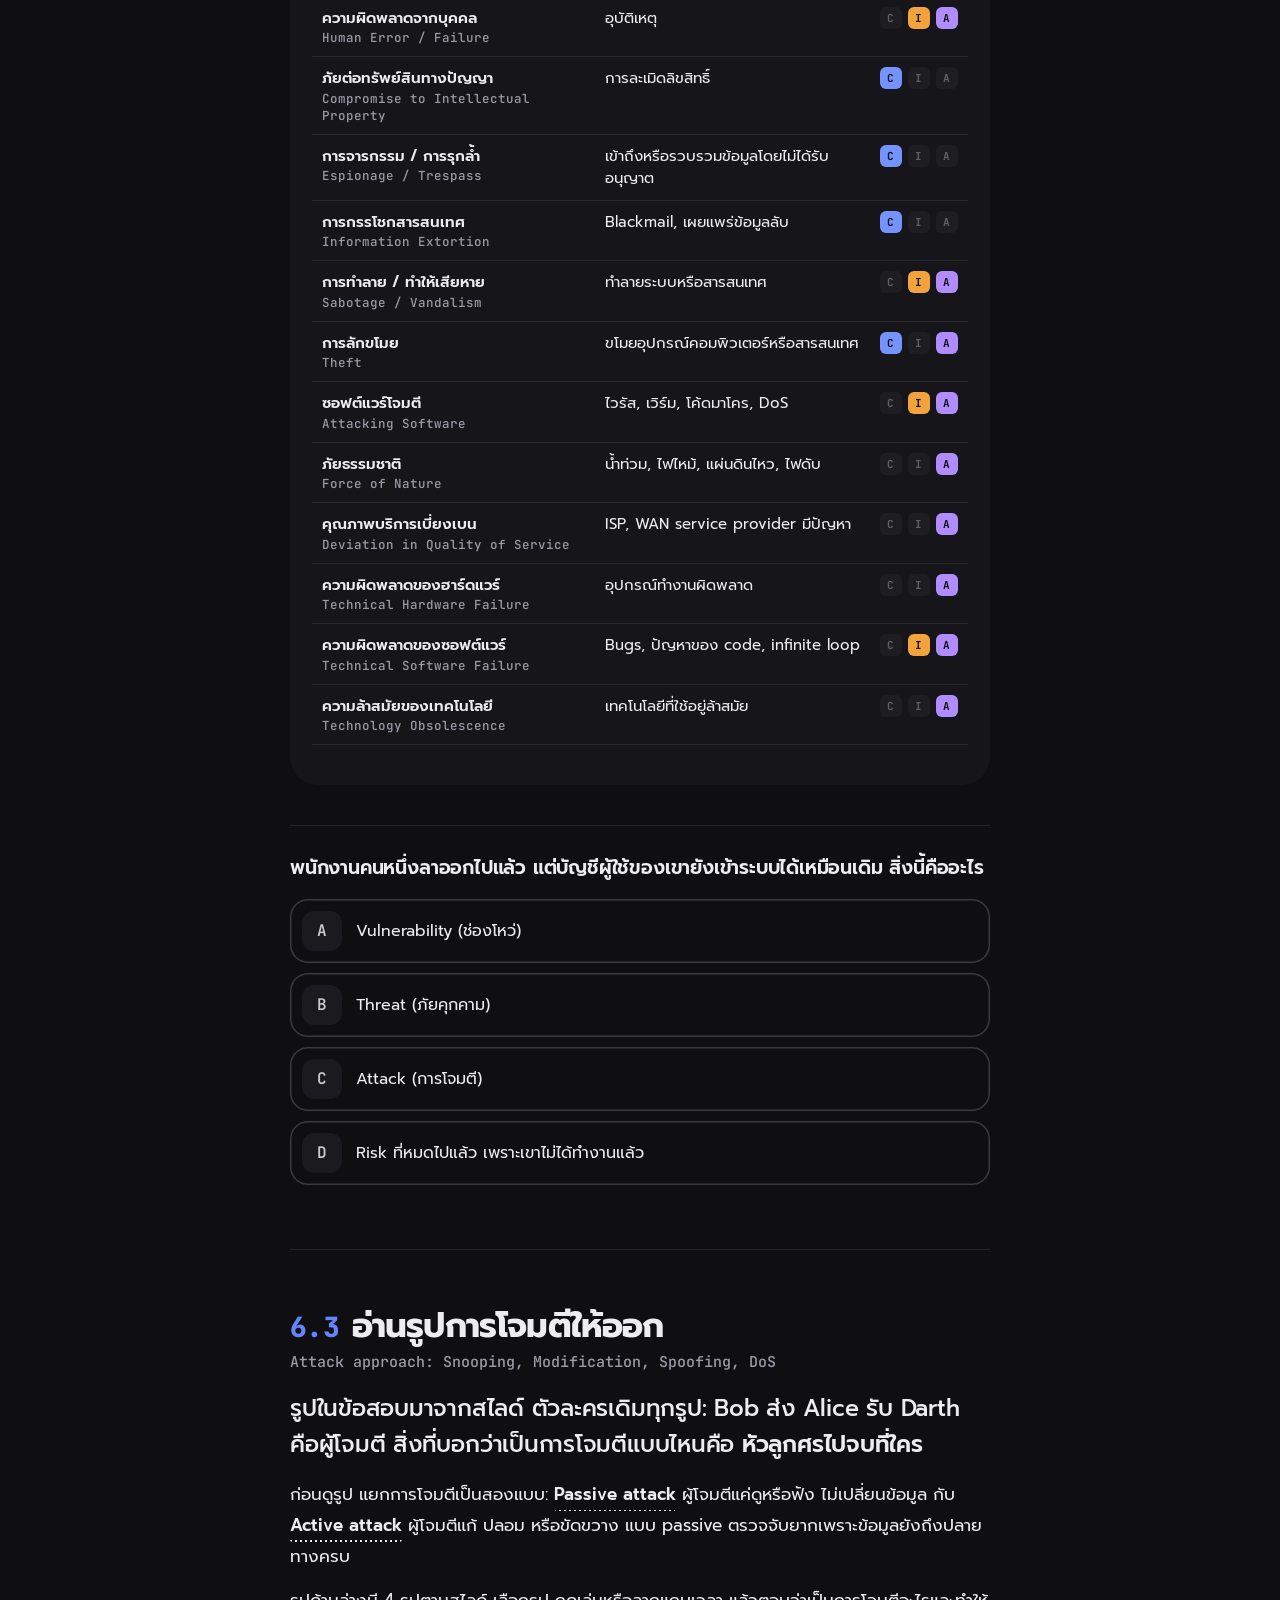
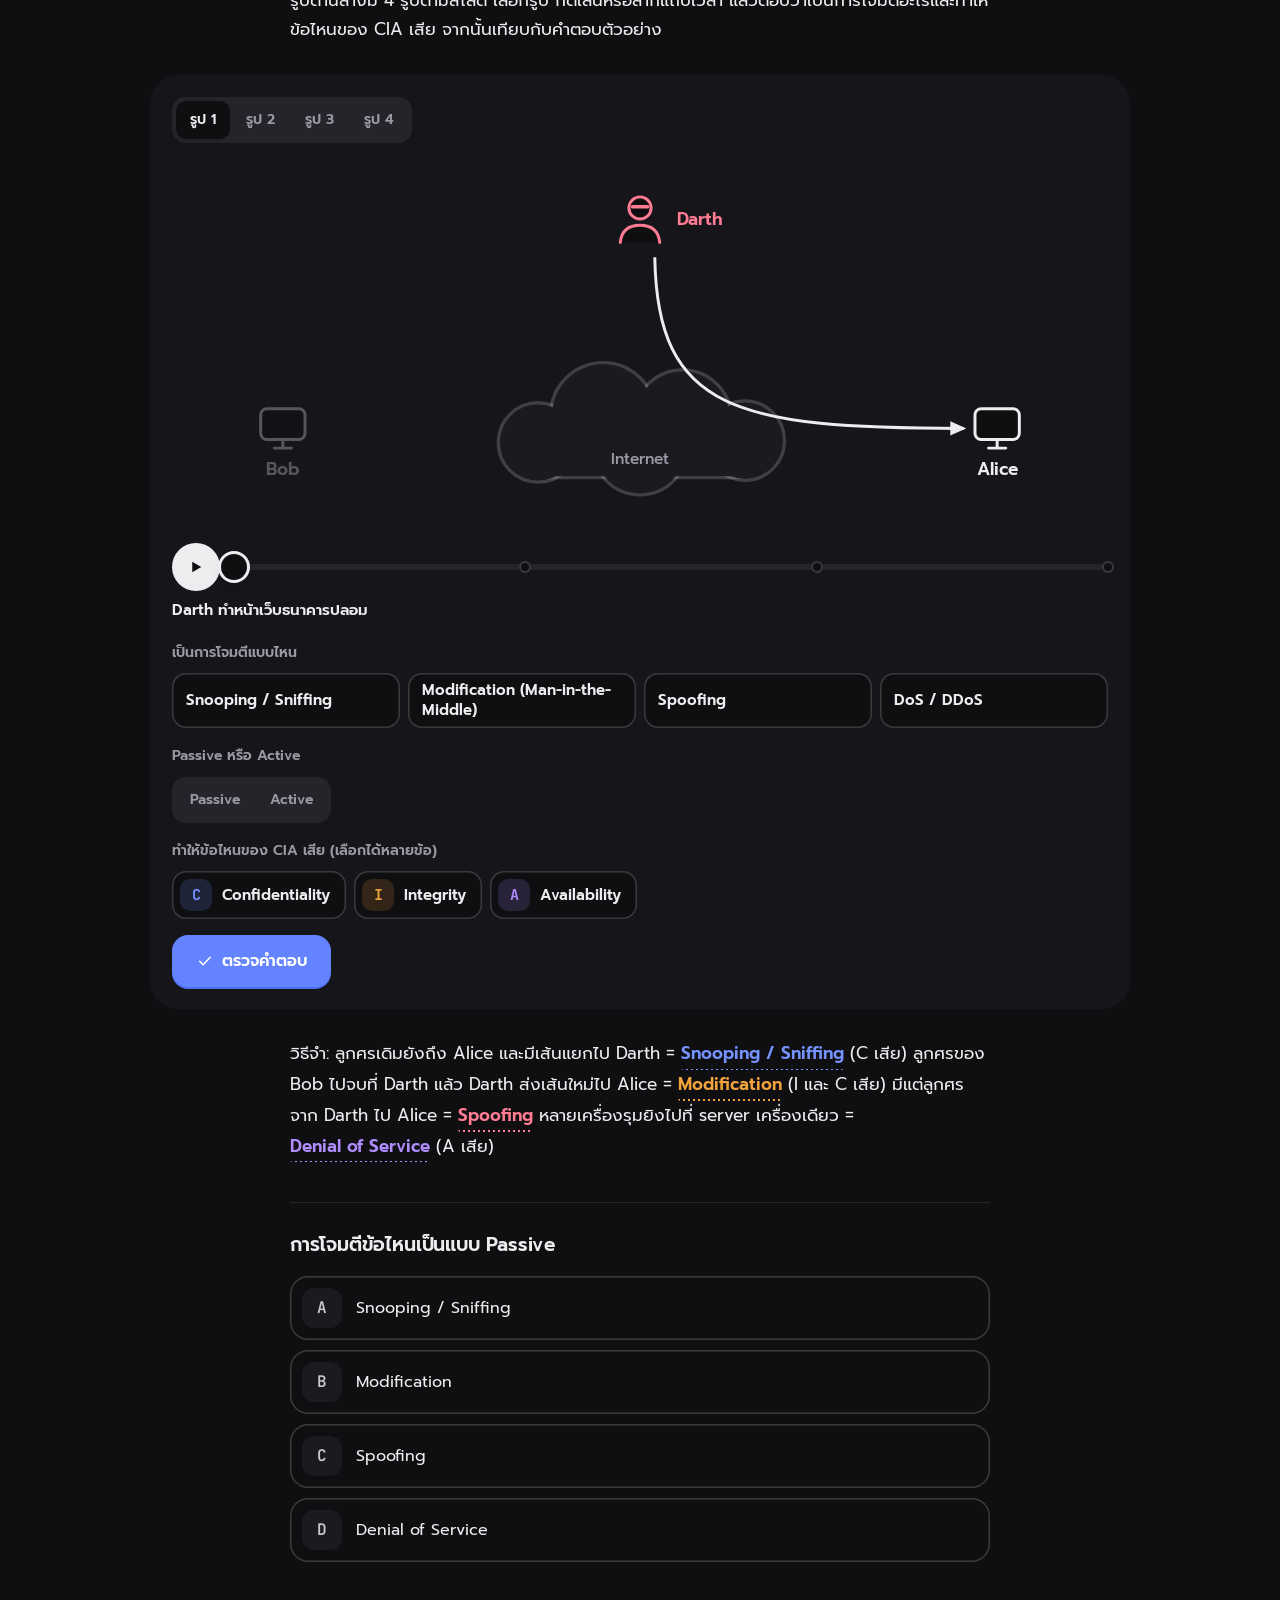
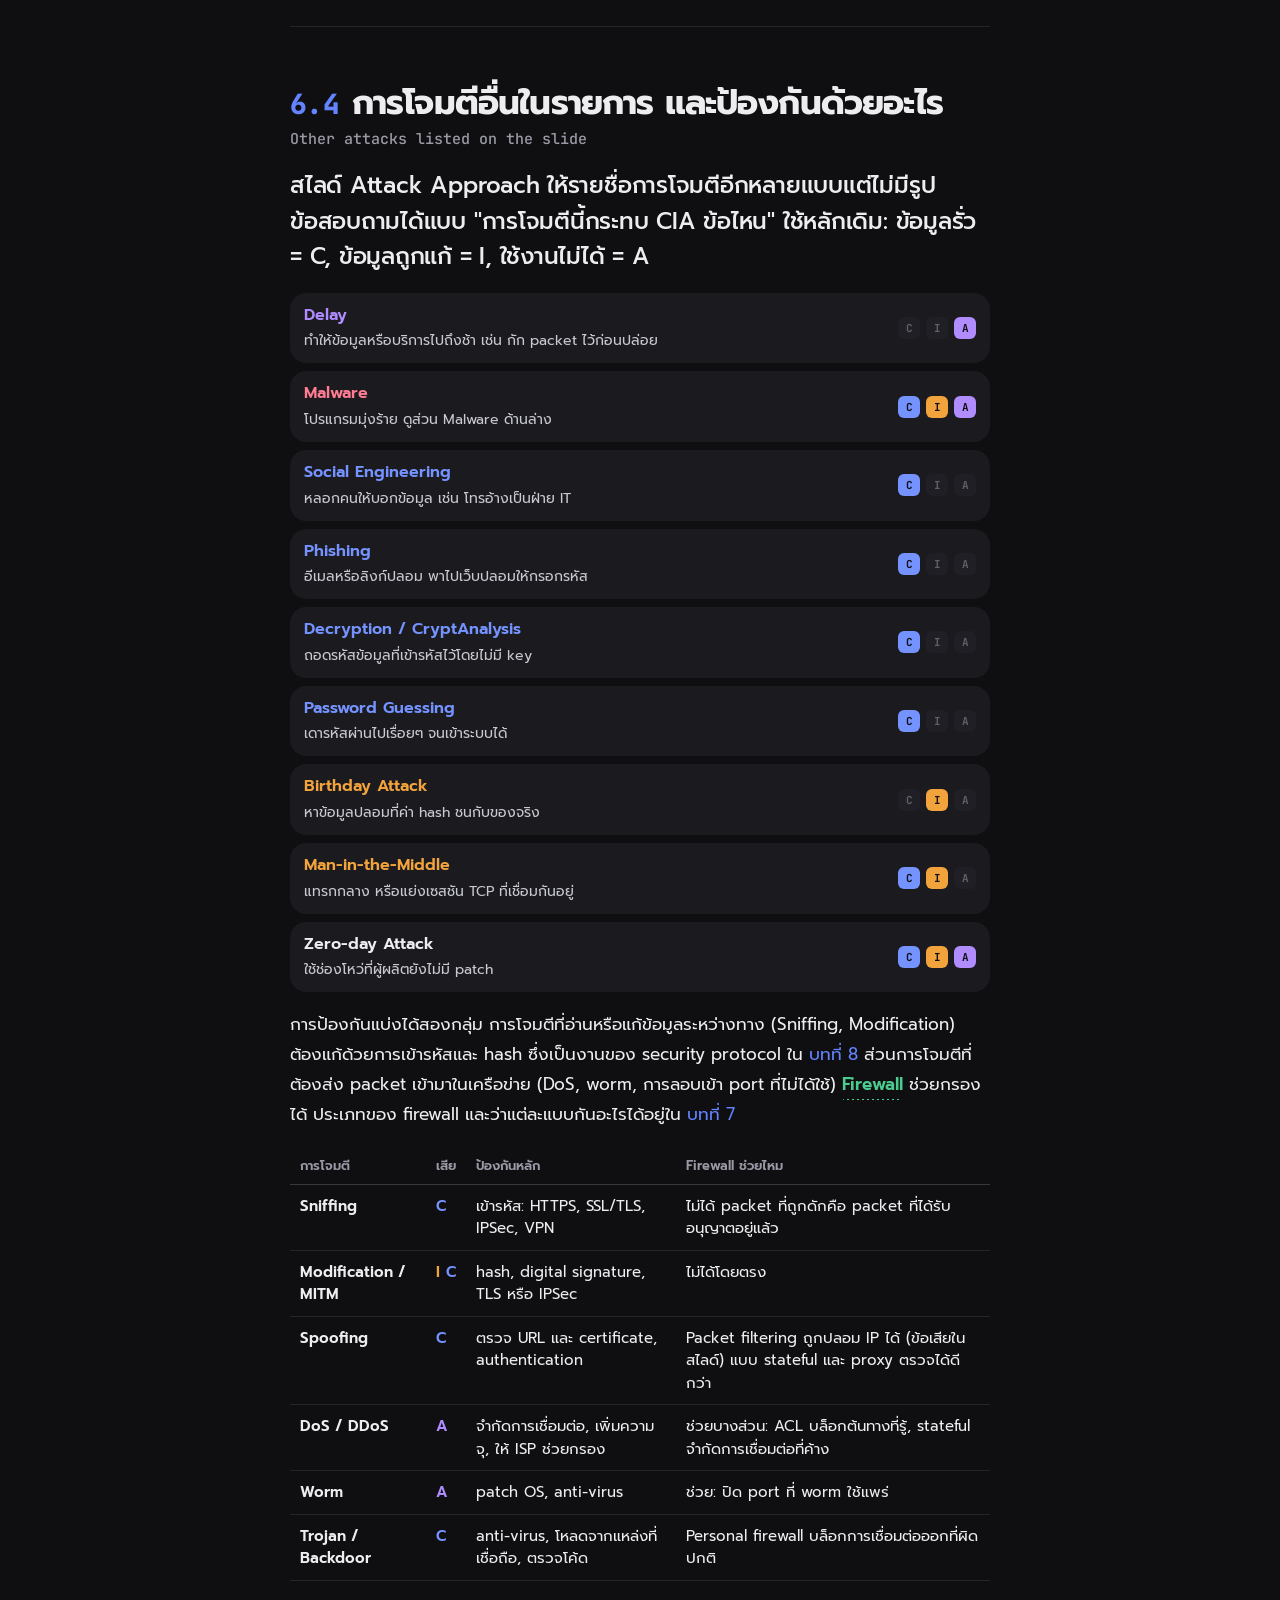
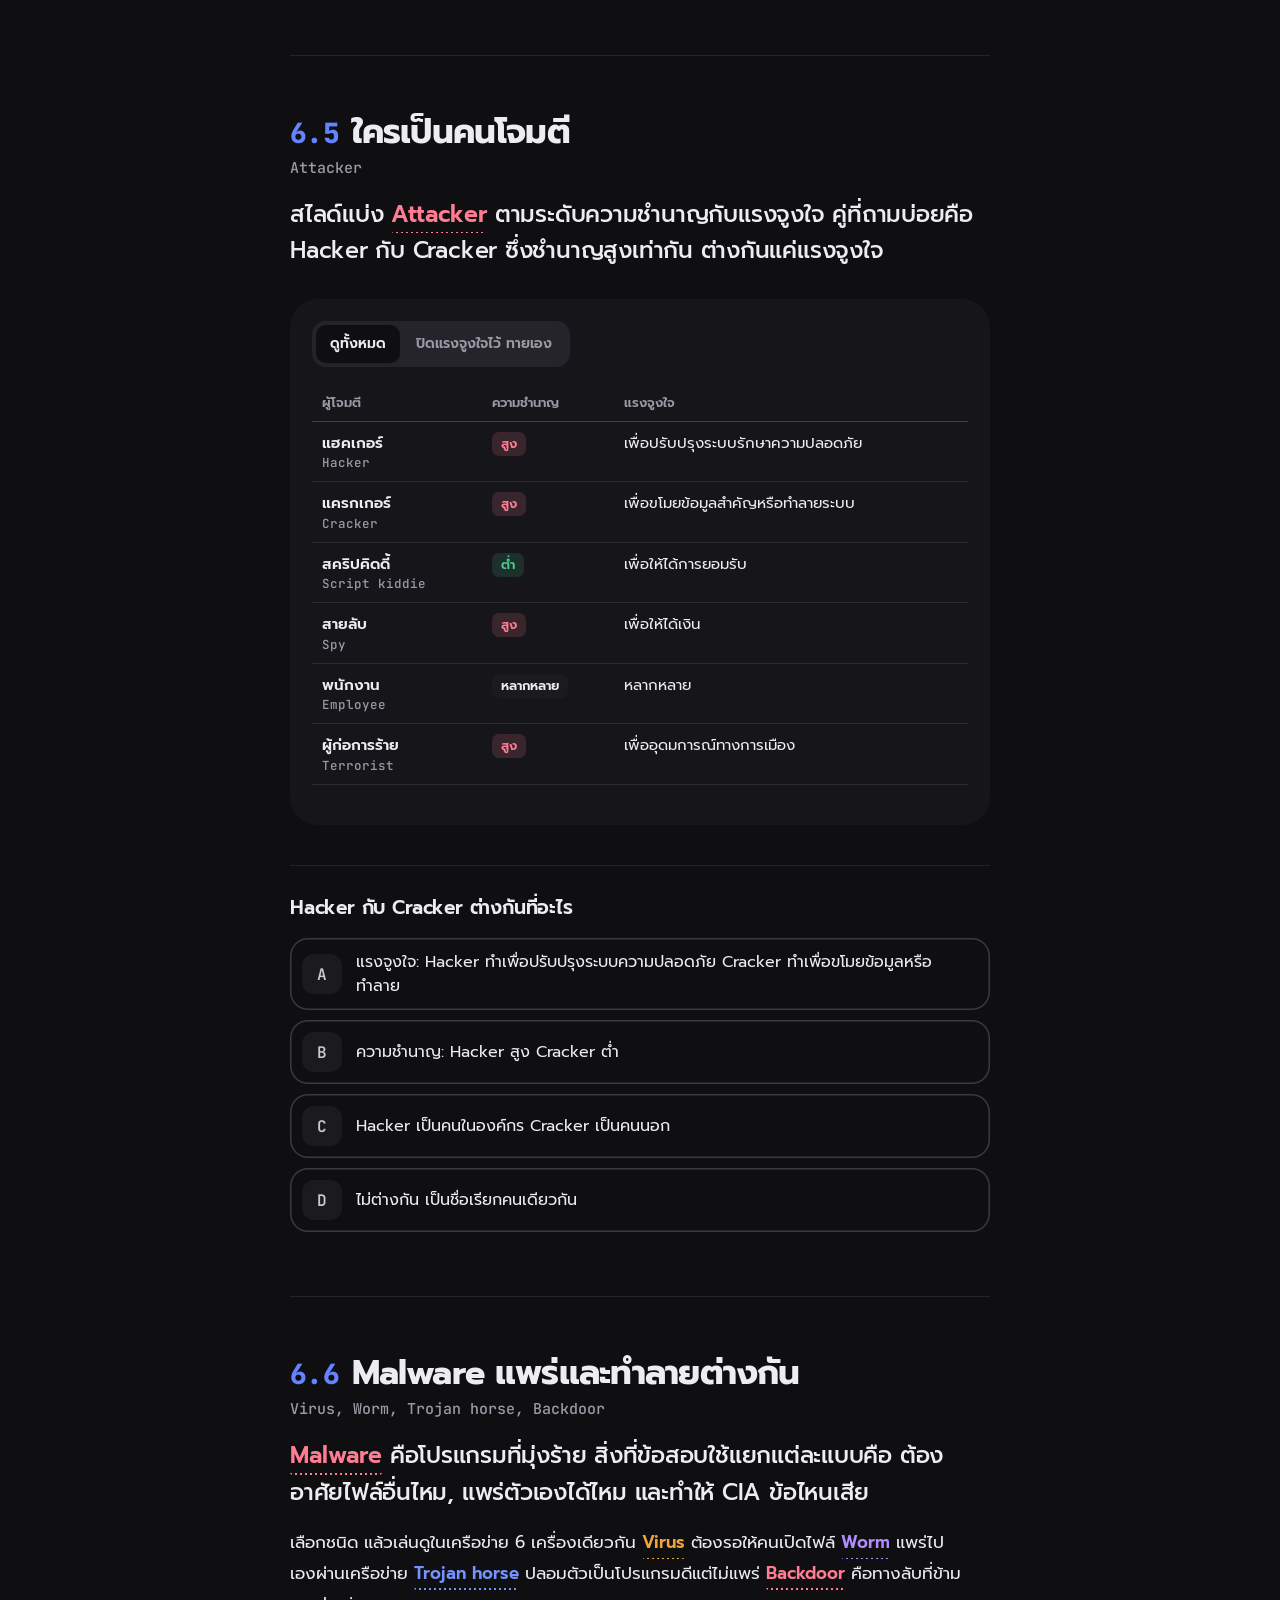
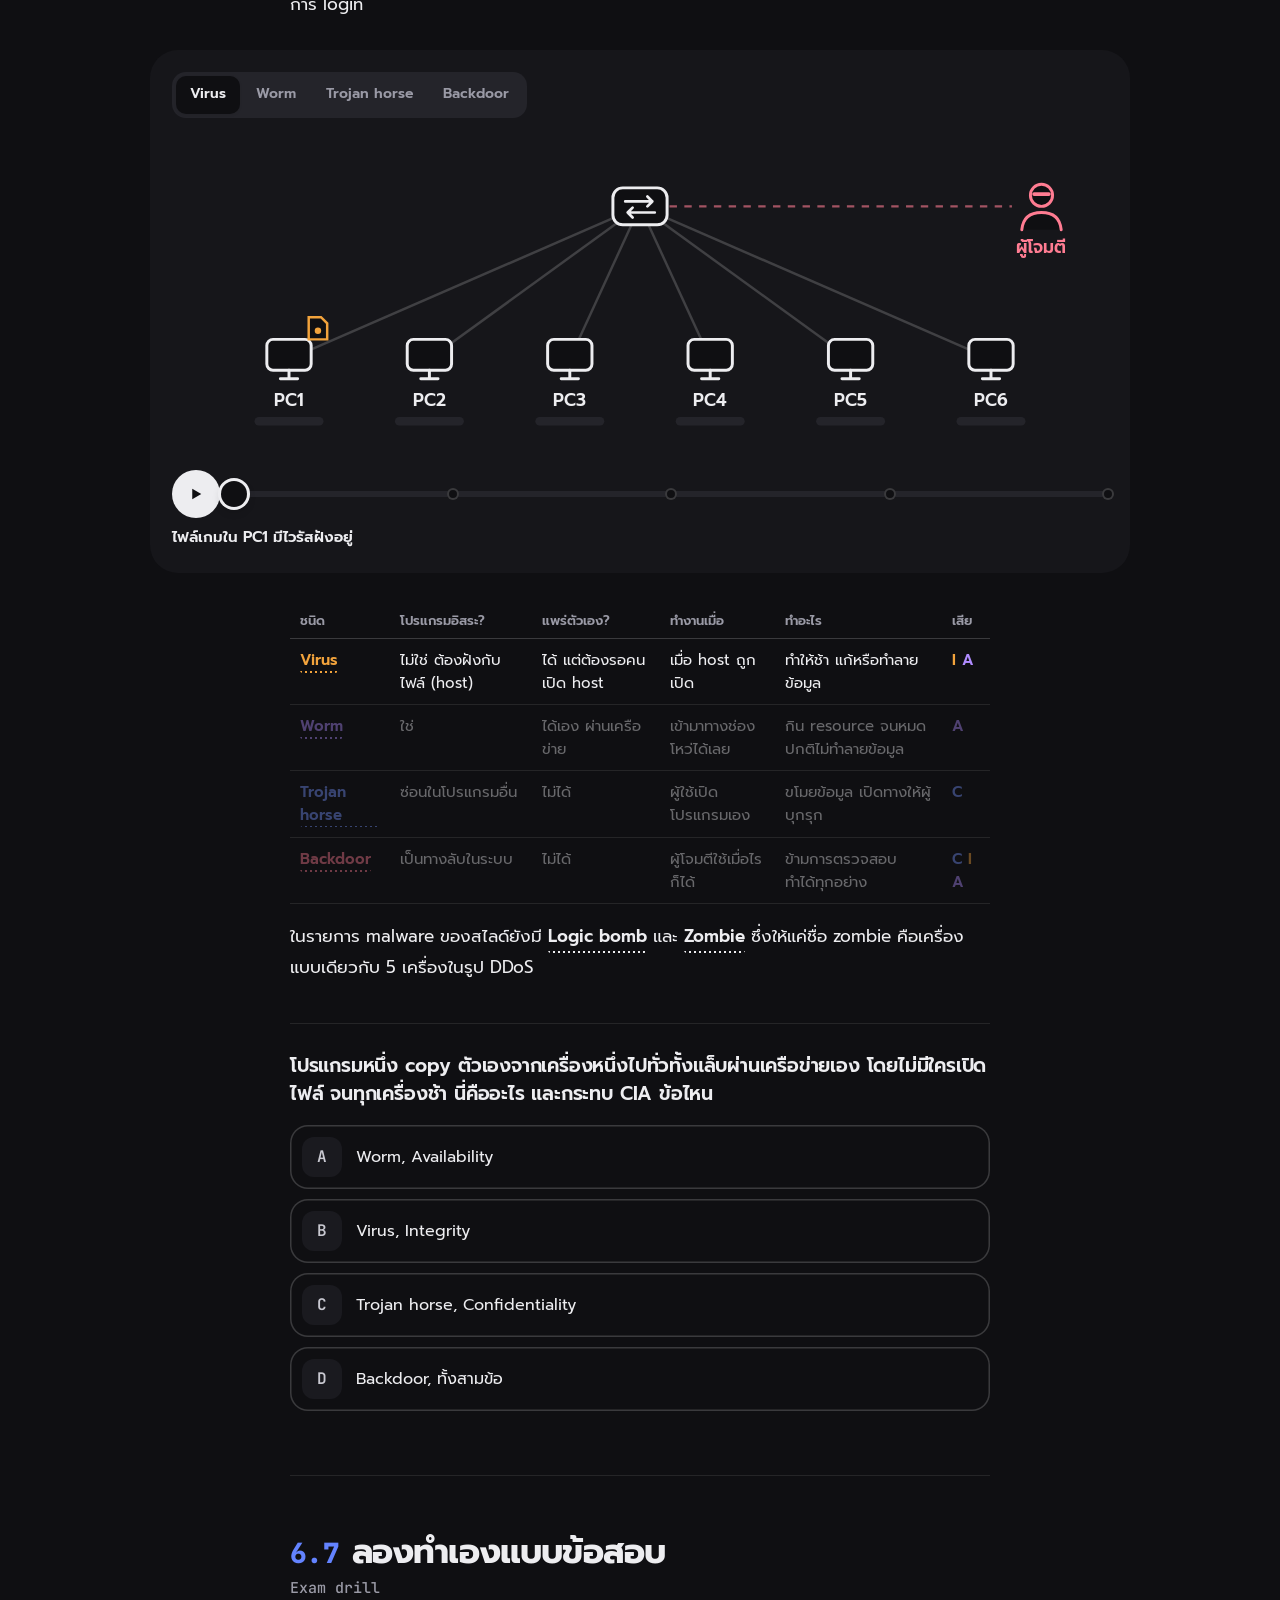
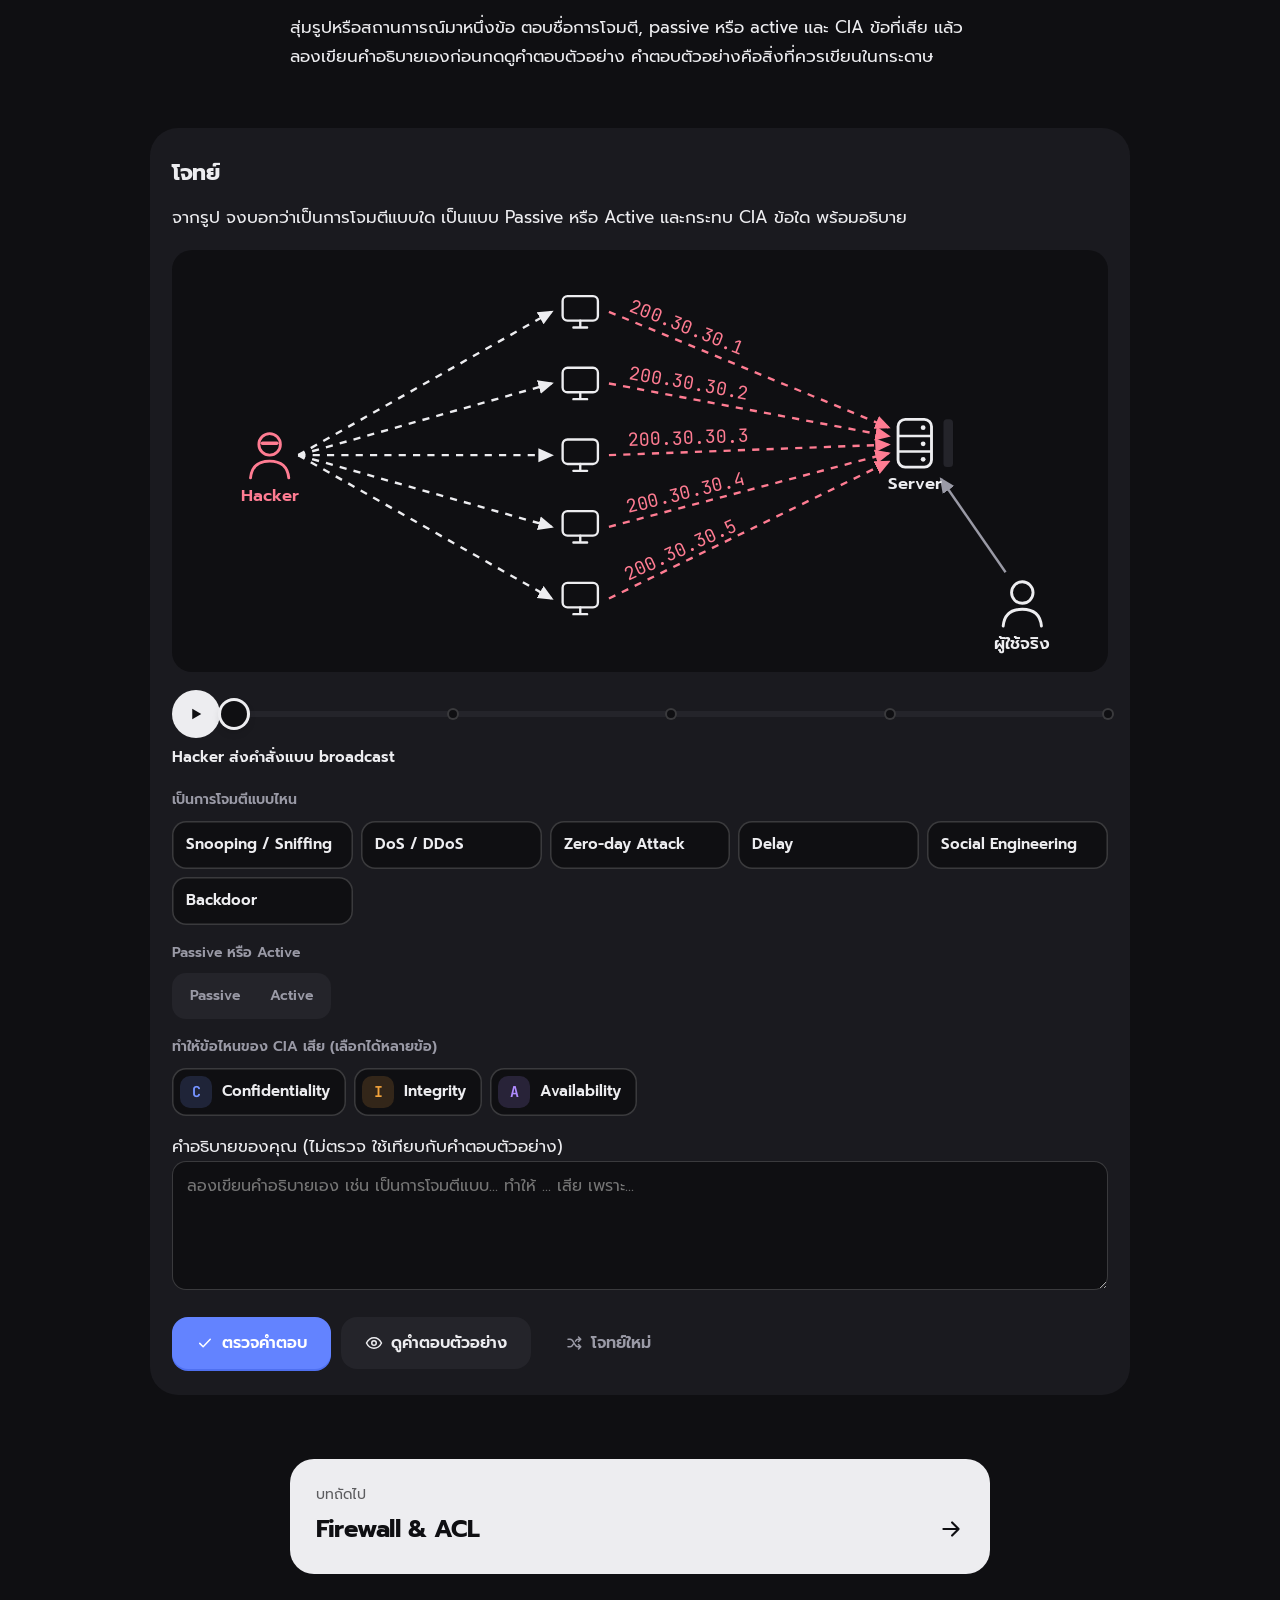
<file: threats.html>
<!doctype html>
<html lang="th">
<head>
<meta charset="utf-8">
<link rel="icon" href="favicon.svg" type="image/svg+xml">
<meta name="viewport" content="width=device-width, initial-scale=1, viewport-fit=cover">
<title>ภัยคุกคามและ CIA | Hop</title>
<meta name="theme-color" content="#0F0F12">
<link rel="preconnect" href="https://fonts.googleapis.com">
<link rel="preconnect" href="https://fonts.gstatic.com" crossorigin>
<link rel="stylesheet" href="https://fonts.googleapis.com/css2?family=Prompt:wght@400;500;600;700&family=JetBrains+Mono:wght@400;500;600;700;800&display=swap">
<link rel="stylesheet" href="assets/core.css">
<link rel="stylesheet" href="assets/threats.css">
</head>
<body>
<main>
  <div class="col head">
    <h1>ภัยคุกคามและ CIA</h1>
    <p class="lede">ข้อสอบจะให้ชื่อการโจมตี หรือให้รูปการโจมตีมาหนึ่งรูป แล้วถามว่าเป็นการโจมตีแบบไหน เป็น passive หรือ active และทำให้ [[conf]], [[integ]] หรือ [[avail]] ข้อไหนเสีย ต้องอธิบายเป็นคำพูดว่าเสียเพราะอะไร เช่น DoS ทำให้ Availability เสีย เพราะ server ถูกใช้ทรัพยากรจนผู้ใช้ที่มีสิทธิ์เข้าใช้ไม่ได้</p>
  </div>

  <div class="fig map" id="map"></div>

  <section class="idea col" id="s-cia">
    <h2>สามสิ่งที่ต้องรักษาไว้<span class="en">CIA: Confidentiality, Integrity, Availability</span></h2>
    <p class="key">ความปลอดภัยของข้อมูลวัดจากสามข้อ: [[conf]] คนไม่มีสิทธิ์อ่านไม่ได้, [[integ]] คนไม่มีสิทธิ์แก้ไม่ได้, [[avail]] คนมีสิทธิ์ต้องใช้ได้ทุกเมื่อ การโจมตีทุกแบบทำให้อย่างน้อยหนึ่งข้อเสียไป</p>
    <p>ตัวอย่างด้านล่าง Bob ส่งคำสั่งโอนเงิน 500 บาทผ่านเครือข่ายไปที่ธนาคาร ลองทำให้เสียทีละข้อ แล้วสังเกตว่าแต่ละข้อเสียต่างกันยังไง ประโยคใต้ภาพคือสิ่งที่ควรเขียนในกระดาษคำตอบ</p>
    <div class="fig" id="fig-cia"></div>
    <p>สังเกตว่าตอน C เสีย ธนาคารยังได้ข้อมูลครบและถูกต้อง (I กับ A ยังดี) แต่ข้อมูลรั่วไปแล้ว ส่วนตอน A เสีย ไม่มีใครเห็นหรือแก้ข้อมูลเลย แค่ใช้งานไม่ได้ เวลาตอบให้แยกให้ชัดว่าข้อไหนเสียและข้อไหนไม่เสีย</p>
    <p>สไลด์บอกวิธีรักษาแต่ละข้อไว้ด้วย: C ใช้ [[encrypt]] และ [[authn]] / [[authz]], I ใช้ [[hash]], A ใช้การ update patch, ระบบที่ทำงานได้ 24 ชั่วโมง 7 วัน (Reliability) และออกแบบเครือข่ายให้พอกับจำนวนผู้ใช้</p>
    <div id="q-cia"></div>
  </section>

  <section class="idea col" id="s-risk">
    <h2>ความเสี่ยงเกิดจากสองอย่างมาเจอกัน<span class="en">Risk = Vulnerability + Threat</span></h2>
    <p class="key">สไลด์นิยาม [[risk]] ว่ามาจาก [[vuln]] (ช่องทางที่เจาะเข้าระบบได้) และ [[threat]] (สิ่งภายนอกที่อาจมาทำความเสียหาย) เมื่อภัยคุกคามใช้ช่องโหว่ได้จริง จึงเกิด [[attack]]</p>
    <div id="eq-risk"></div>
    <p>ลองเปิดปิดสองอย่างนี้ดู ช่องโหว่ในตัวอย่างคือ server ที่ยังไม่ update patch ภัยคุกคามคือ cracker ที่กำลังหาช่องทางเข้า</p>
    <div class="fig" id="fig-risk"></div>
    <p>ช่องโหว่ที่สไลด์ยกตัวอย่าง: การจัดการบัญชีผู้ใช้ไม่ดี (คนย้ายแผนกหรือลาออกแล้วสิทธิ์ยังเหมือนเดิม), software bugs, ไม่ update patch, ไม่ update anti-virus</p>
    <h3>ภัยคุกคามมีสามส่วน</h3>
    <p>สไลด์แยกภัยคุกคามเป็น [[target]] (จะทำลายข้อไหนของ CIA), [[agent]] (ใคร ต้องมี Access, Knowledge, Motivation) และ [[event]] (เกิดอะไรขึ้น) ดูตัวอย่างกับพนักงานที่ลาออกแล้วแต่บัญชียังไม่ถูกปิด</p>
    <div class="fig in-col" id="fig-parts"></div>
    <h3>ประเภทของภัยคุกคาม</h3>
    <p>สไลด์แบ่งภัยคุกคามไว้ 12 ประเภท เลือกตัวอักษรเพื่อดูว่าประเภทไหนมักทำให้ข้อนั้นเสีย (สไลด์ไม่ได้จับคู่กับ CIA ไว้ ตัวอักษรท้ายแถวคือข้อที่โดนกระทบชัดที่สุด ใช้ช่วยคิดเวลาเขียนตอบ)</p>
    <div class="fig in-col" id="fig-types"></div>
    <div id="q-risk"></div>
  </section>

  <section class="idea col" id="s-attack">
    <h2>อ่านรูปการโจมตีให้ออก<span class="en">Attack approach: Snooping, Modification, Spoofing, DoS</span></h2>
    <p class="key">รูปในข้อสอบมาจากสไลด์ ตัวละครเดิมทุกรูป: Bob ส่ง Alice รับ Darth คือผู้โจมตี สิ่งที่บอกว่าเป็นการโจมตีแบบไหนคือ <b>หัวลูกศรไปจบที่ใคร</b></p>
    <p>ก่อนดูรูป แยกการโจมตีเป็นสองแบบ: [[passive]] ผู้โจมตีแค่ดูหรือฟัง ไม่เปลี่ยนข้อมูล กับ [[active]] ผู้โจมตีแก้ ปลอม หรือขัดขวาง แบบ passive ตรวจจับยากเพราะข้อมูลยังถึงปลายทางครบ</p>
    <p>รูปด้านล่างมี 4 รูปตามสไลด์ เลือกรูป กดเล่นหรือลากแถบเวลา แล้วตอบว่าเป็นการโจมตีอะไรและทำให้ข้อไหนของ CIA เสีย จากนั้นเทียบกับคำตอบตัวอย่าง</p>
    <div class="fig" id="fig-attack"></div>
    <p>วิธีจำ: ลูกศรเดิมยังถึง Alice และมีเส้นแยกไป Darth = [[sniff]] (C เสีย) ลูกศรของ Bob ไปจบที่ Darth แล้ว Darth ส่งเส้นใหม่ไป Alice = [[modify]] (I และ C เสีย) มีแต่ลูกศรจาก Darth ไป Alice = [[spoof]] หลายเครื่องรุมยิงไปที่ server เครื่องเดียว = [[dos]] (A เสีย)</p>
    <div id="q-attack"></div>
  </section>

  <section class="idea col" id="s-more">
    <h2>การโจมตีอื่นในรายการ และป้องกันด้วยอะไร<span class="en">Other attacks listed on the slide</span></h2>
    <p class="key">สไลด์ Attack Approach ให้รายชื่อการโจมตีอีกหลายแบบแต่ไม่มีรูป ข้อสอบถามได้แบบ "การโจมตีนี้กระทบ CIA ข้อไหน" ใช้หลักเดิม: ข้อมูลรั่ว = C, ข้อมูลถูกแก้ = I, ใช้งานไม่ได้ = A</p>
    <div id="list-more"></div>
    <p>การป้องกันแบ่งได้สองกลุ่ม การโจมตีที่อ่านหรือแก้ข้อมูลระหว่างทาง (Sniffing, Modification) ต้องแก้ด้วยการเข้ารหัสและ hash ซึ่งเป็นงานของ security protocol ใน <a href="protocols.html">บทที่ 8</a> ส่วนการโจมตีที่ต้องส่ง packet เข้ามาในเครือข่าย (DoS, worm, การลอบเข้า port ที่ไม่ได้ใช้) [[firewall]] ช่วยกรองได้ ประเภทของ firewall และว่าแต่ละแบบกันอะไรได้อยู่ใน <a href="acl.html">บทที่ 7</a></p>
    <div class="tw2" id="tbl-defend"></div>
  </section>

  <section class="idea col" id="s-who">
    <h2>ใครเป็นคนโจมตี<span class="en">Attacker</span></h2>
    <p class="key">สไลด์แบ่ง [[attacker]] ตามระดับความชำนาญกับแรงจูงใจ คู่ที่ถามบ่อยคือ Hacker กับ Cracker ซึ่งชำนาญสูงเท่ากัน ต่างกันแค่แรงจูงใจ</p>
    <div class="fig in-col" id="fig-who"></div>
    <div id="q-who"></div>
  </section>

  <section class="idea col" id="s-mal">
    <h2>Malware แพร่และทำลายต่างกัน<span class="en">Virus, Worm, Trojan horse, Backdoor</span></h2>
    <p class="key">[[malware]] คือโปรแกรมที่มุ่งร้าย สิ่งที่ข้อสอบใช้แยกแต่ละแบบคือ ต้องอาศัยไฟล์อื่นไหม, แพร่ตัวเองได้ไหม และทำให้ CIA ข้อไหนเสีย</p>
    <p>เลือกชนิด แล้วเล่นดูในเครือข่าย 6 เครื่องเดียวกัน [[virus]] ต้องรอให้คนเปิดไฟล์ [[worm]] แพร่ไปเองผ่านเครือข่าย [[trojan]] ปลอมตัวเป็นโปรแกรมดีแต่ไม่แพร่ [[backdoor]] คือทางลับที่ข้ามการ login</p>
    <div class="fig" id="fig-mal"></div>
    <div class="tw2" id="tbl-mal"></div>
    <p>ในรายการ malware ของสไลด์ยังมี [[logicbomb]] และ [[zombie]] ซึ่งให้แค่ชื่อ zombie คือเครื่องแบบเดียวกับ 5 เครื่องในรูป DDoS</p>
    <div id="q-mal"></div>
  </section>

  <section class="idea col" id="s-drill">
    <h2>ลองทำเองแบบข้อสอบ<span class="en">Exam drill</span></h2>
    <p>สุ่มรูปหรือสถานการณ์มาหนึ่งข้อ ตอบชื่อการโจมตี, passive หรือ active และ CIA ข้อที่เสีย แล้วลองเขียนคำอธิบายเองก่อนกดดูคำตอบตัวอย่าง คำตอบตัวอย่างคือสิ่งที่ควรเขียนในกระดาษ</p>
  </section>
  <div class="drill" id="drill"></div>

  <a class="next" href="acl.html"><div class="s">บทถัดไป</div><div class="t">Firewall &amp; ACL <svg viewBox="0 0 24 24" fill="none" stroke="currentColor" stroke-width="2" stroke-linecap="round" stroke-linejoin="round"><path d="M5 12h14M13 6l6 6-6 6"/></svg></div></a>
</main>
<script src="assets/core.js"></script>
<script src="assets/sec-kit.js"></script>
<script src="assets/threats-concepts.js"></script>
<script src="threats.js"></script>
</body>
</html>
</file>
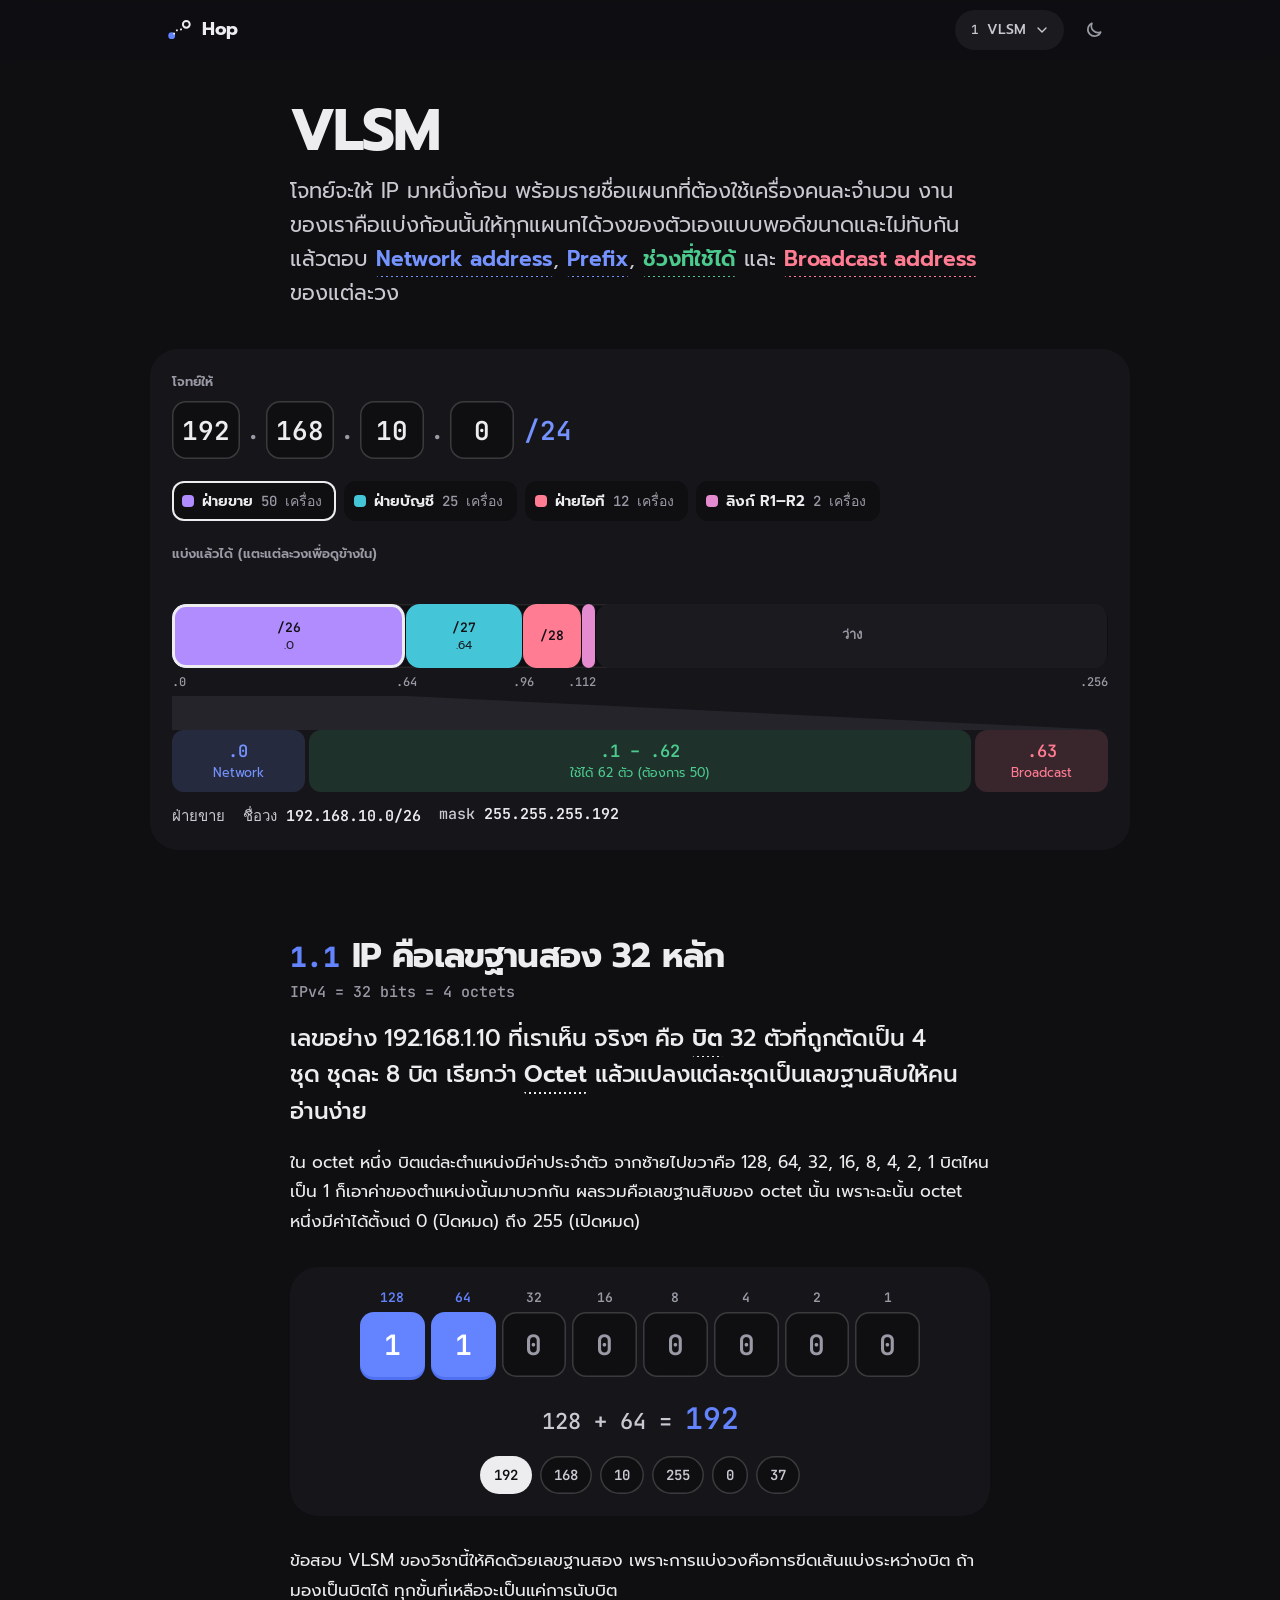
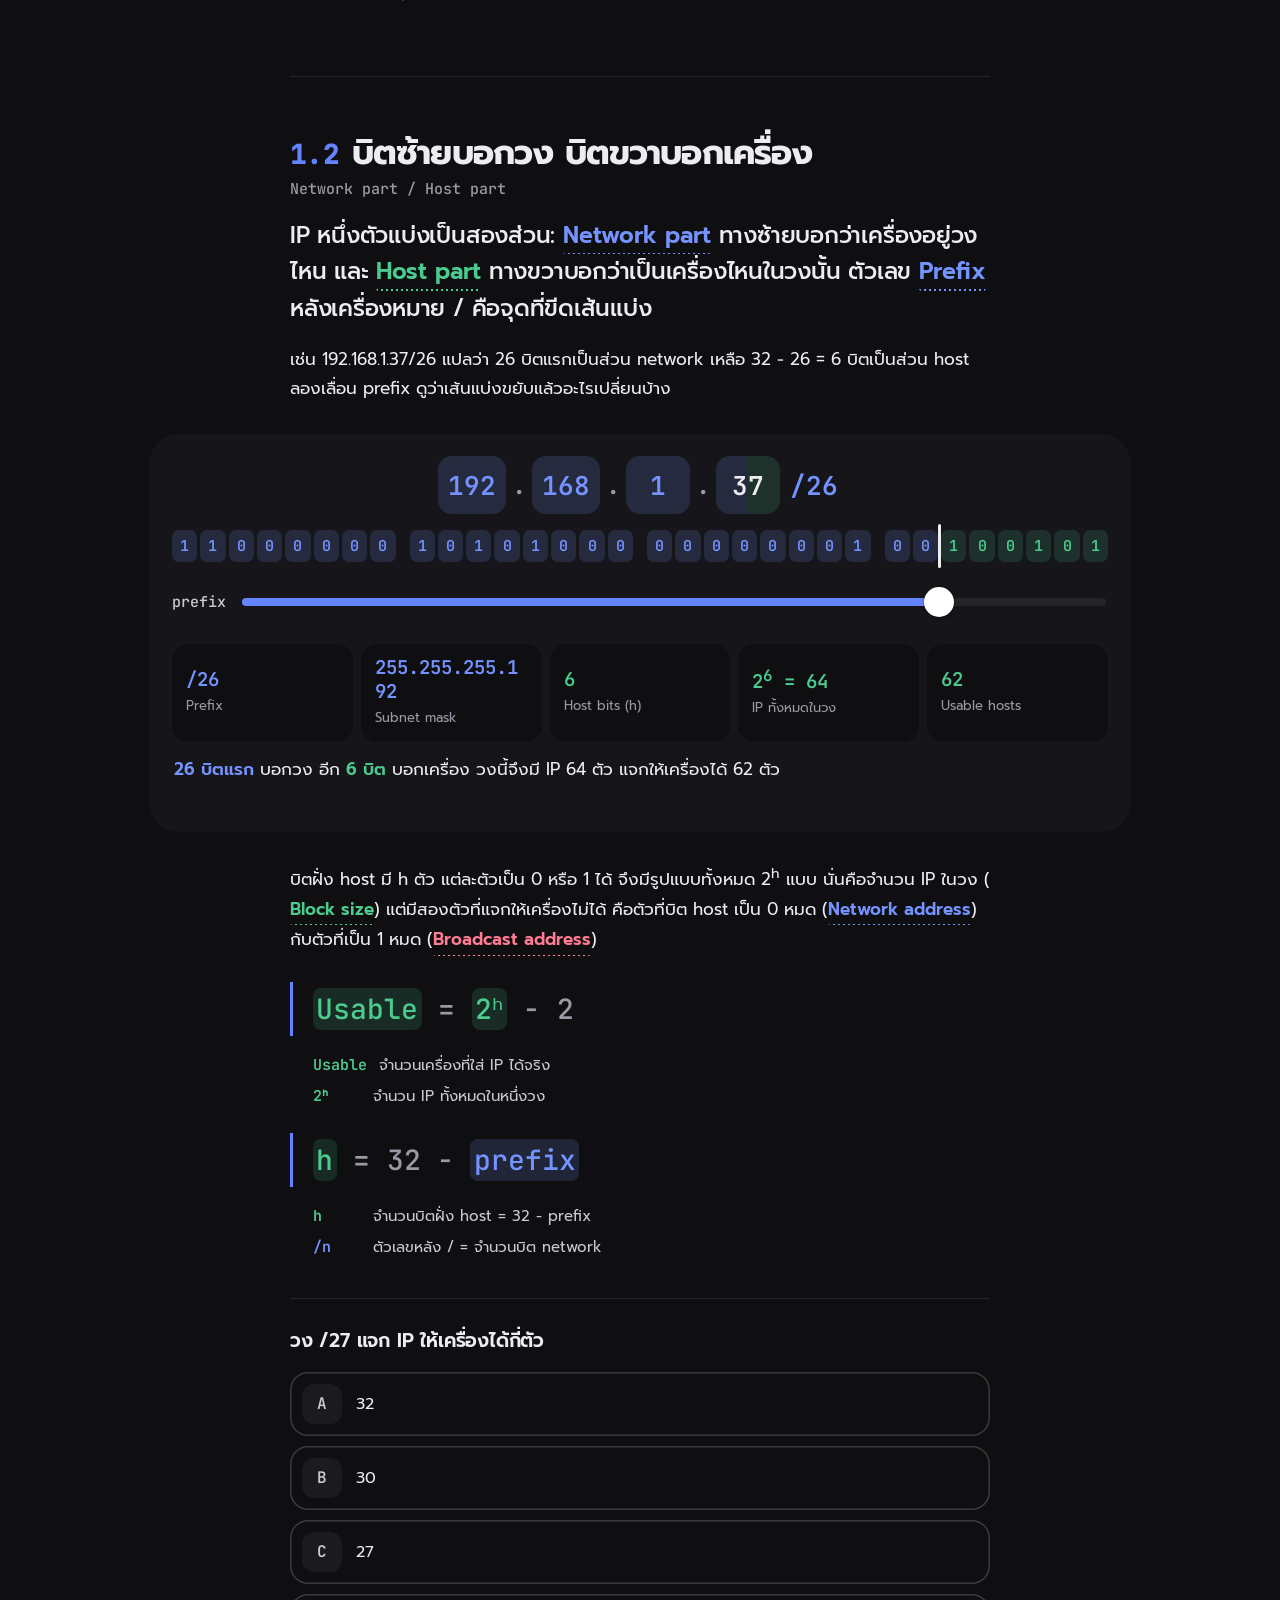
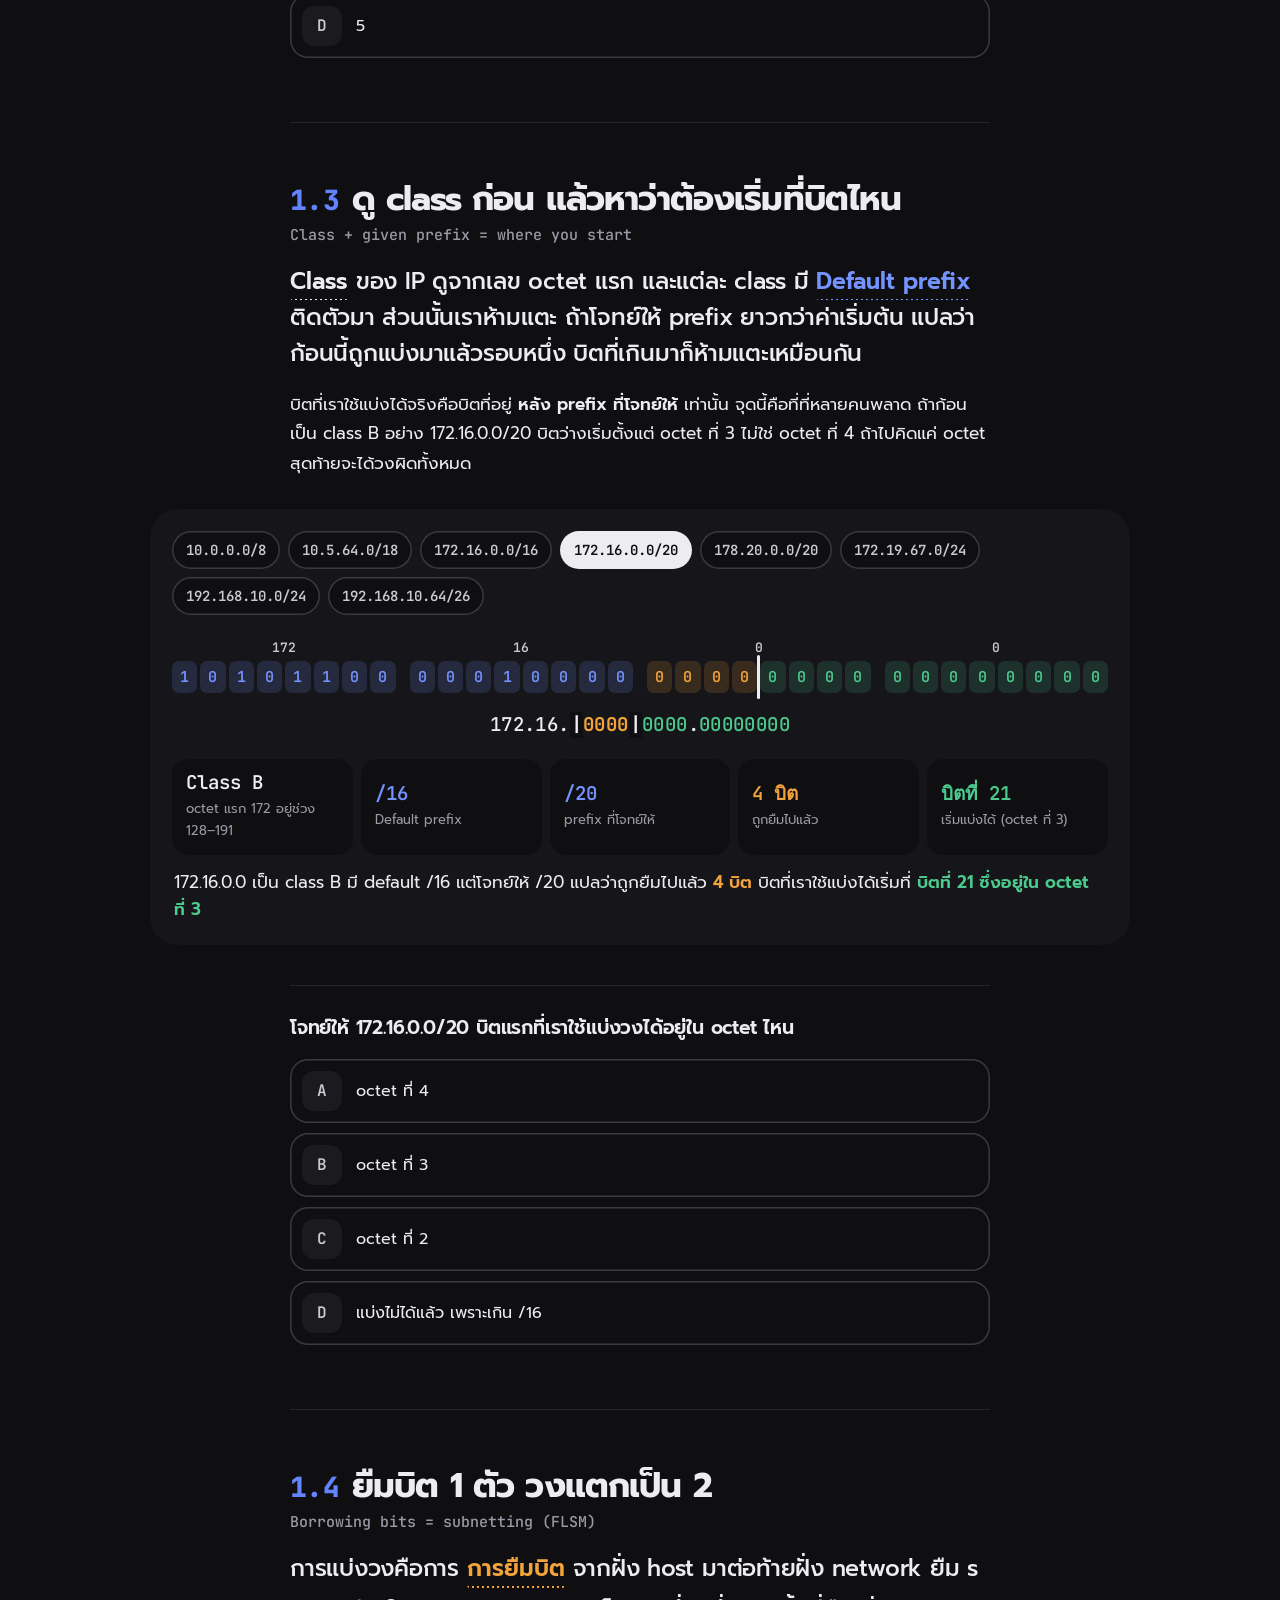
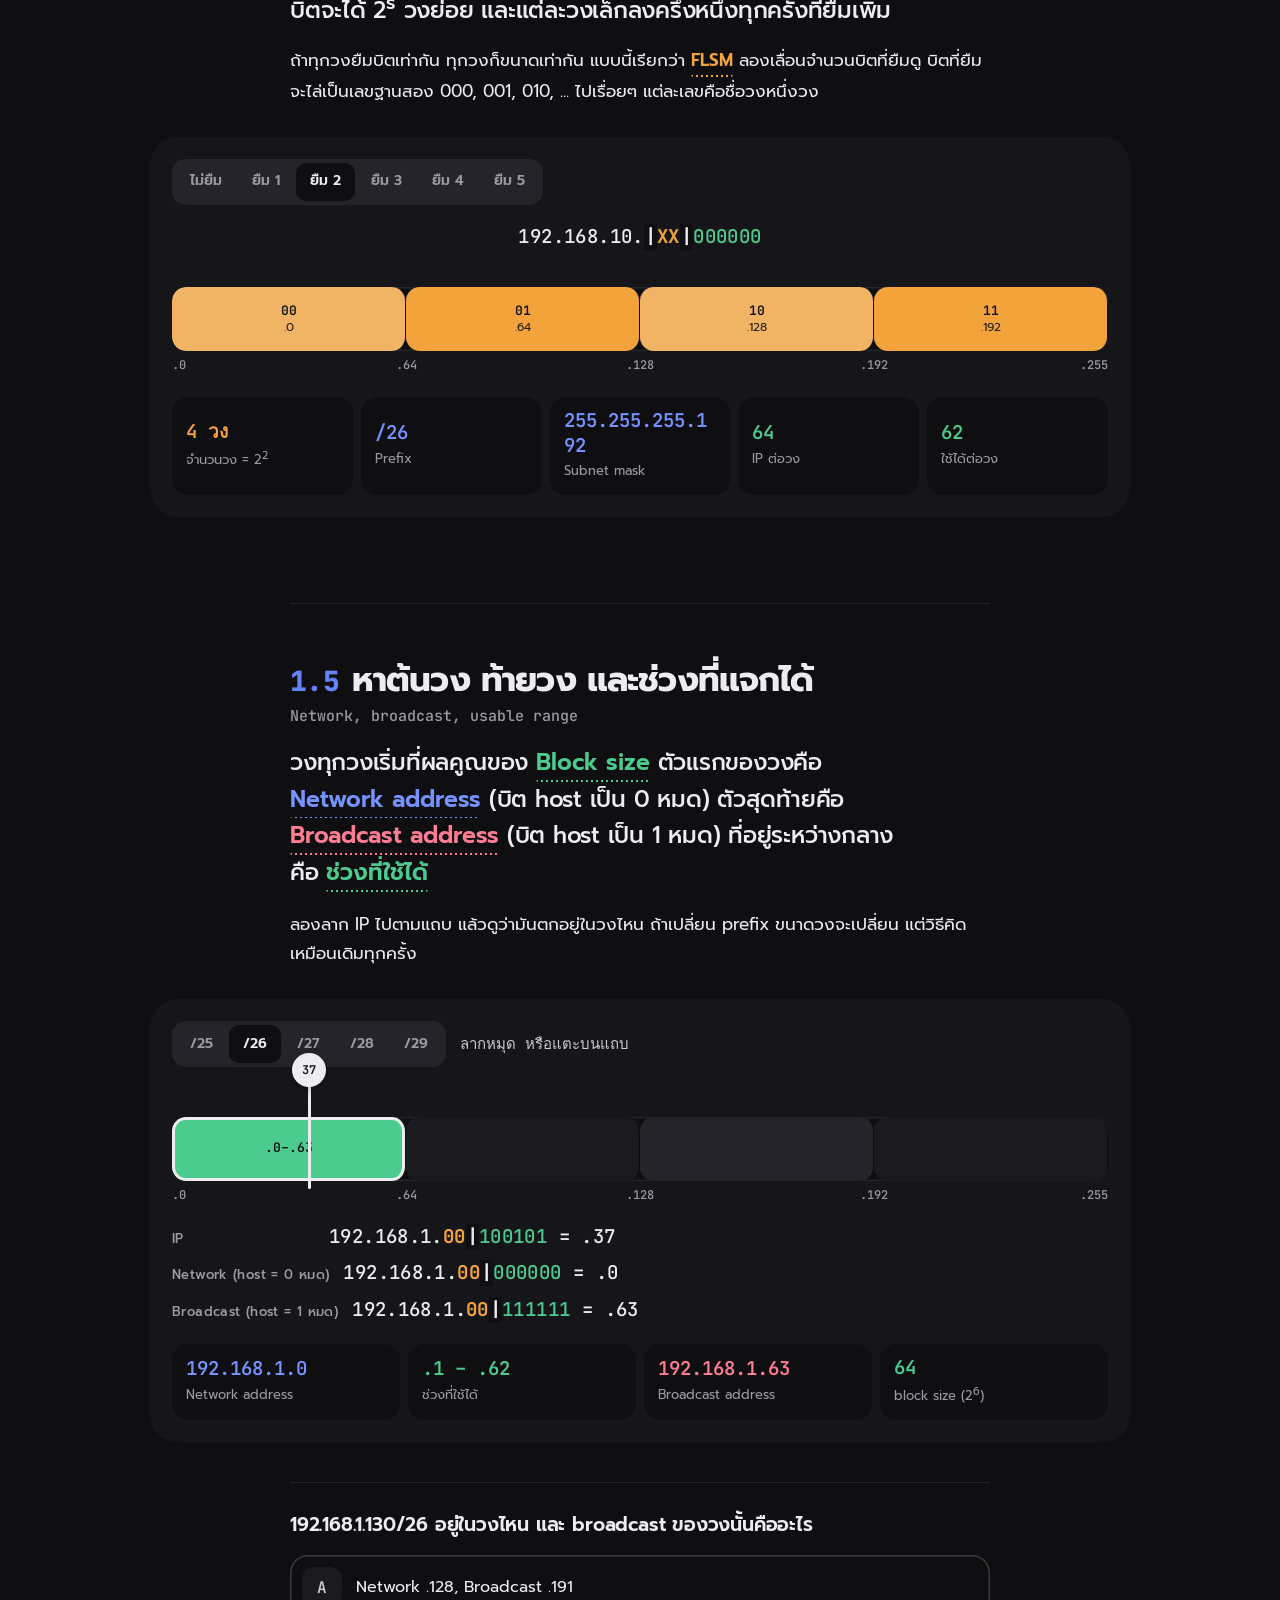
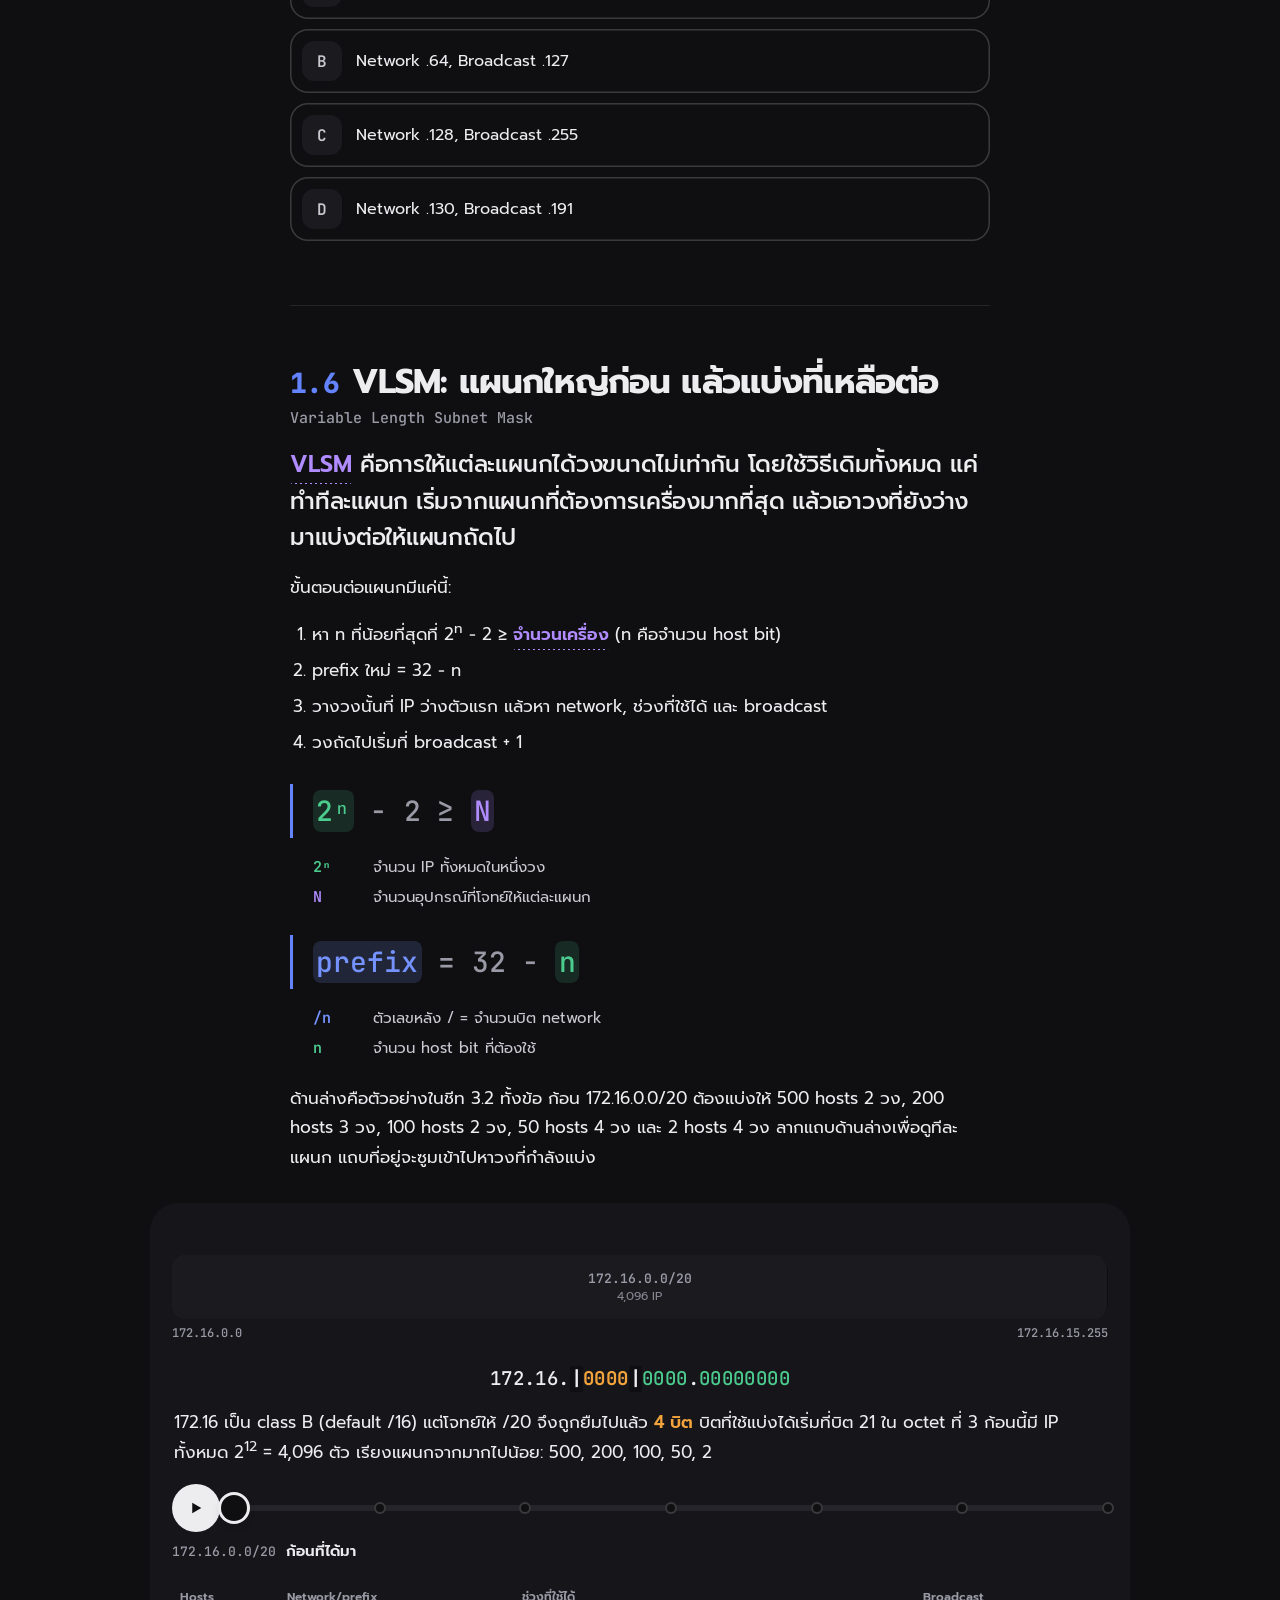
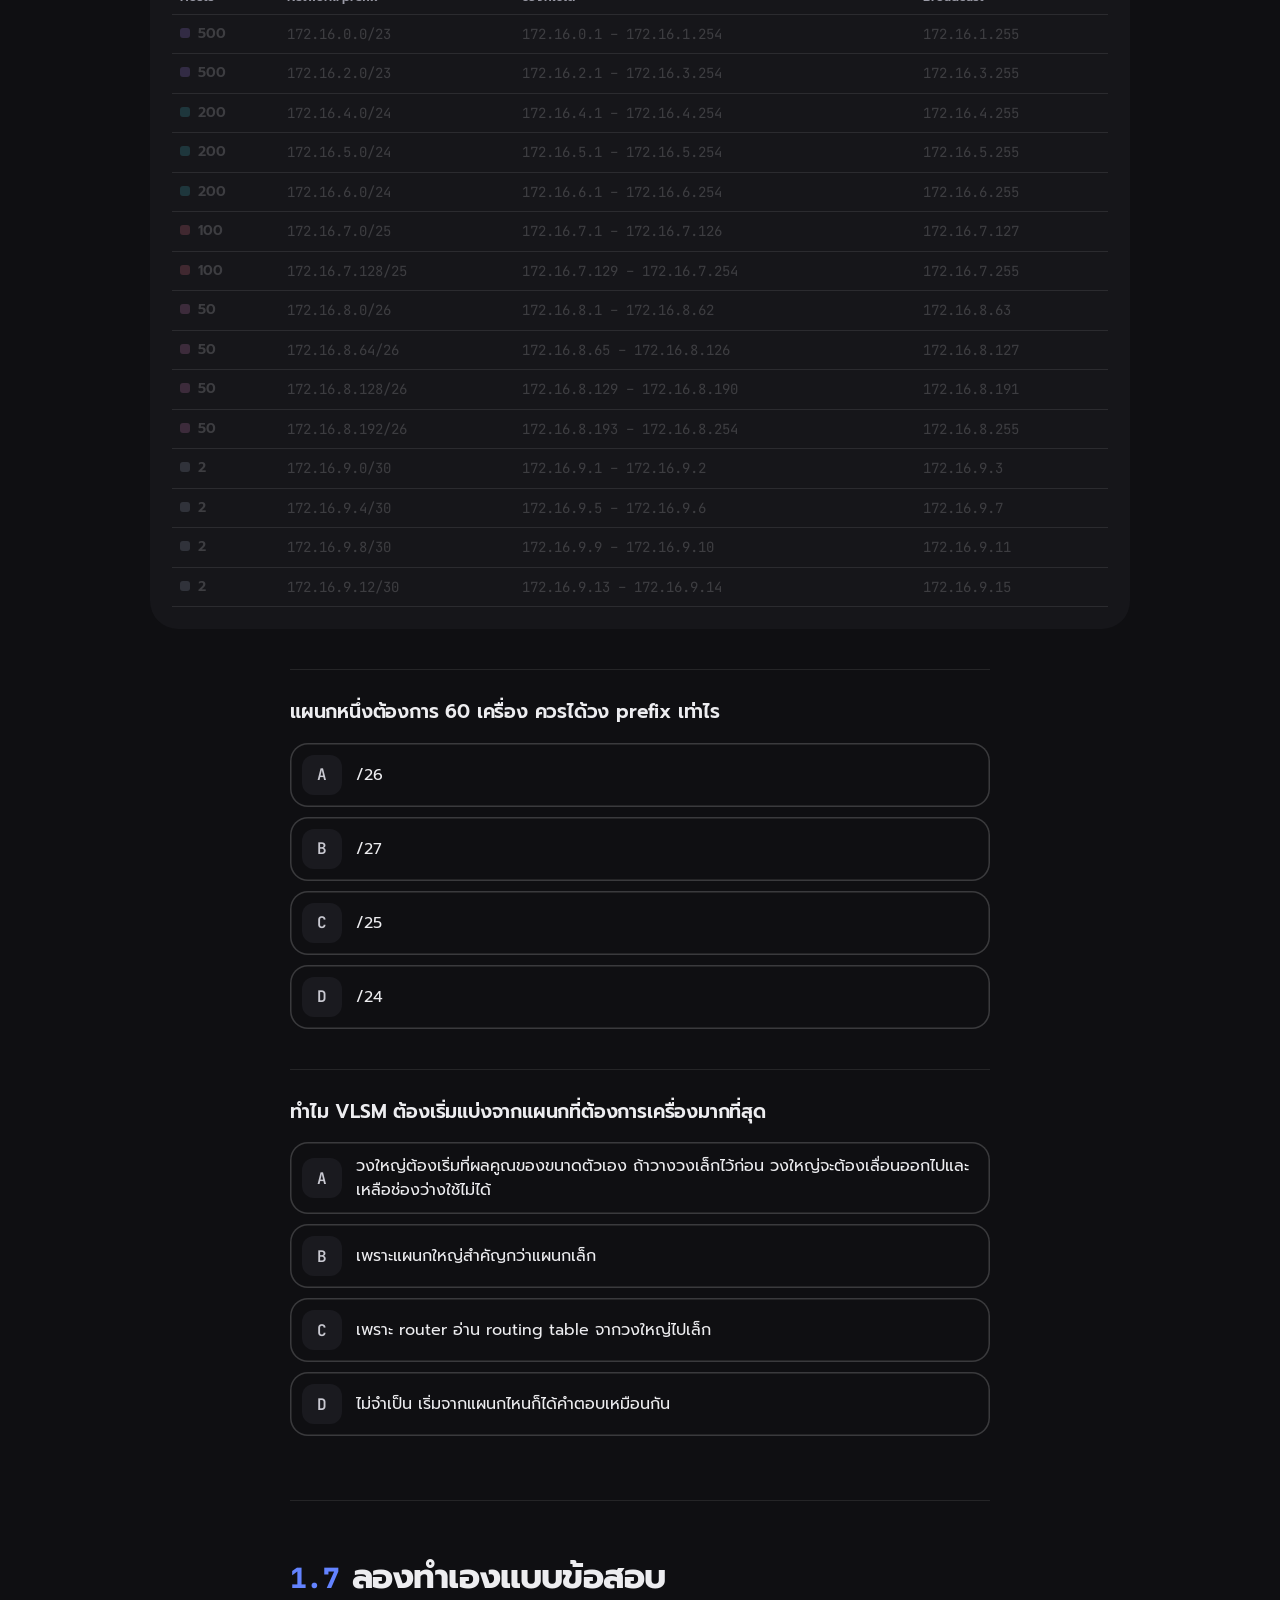
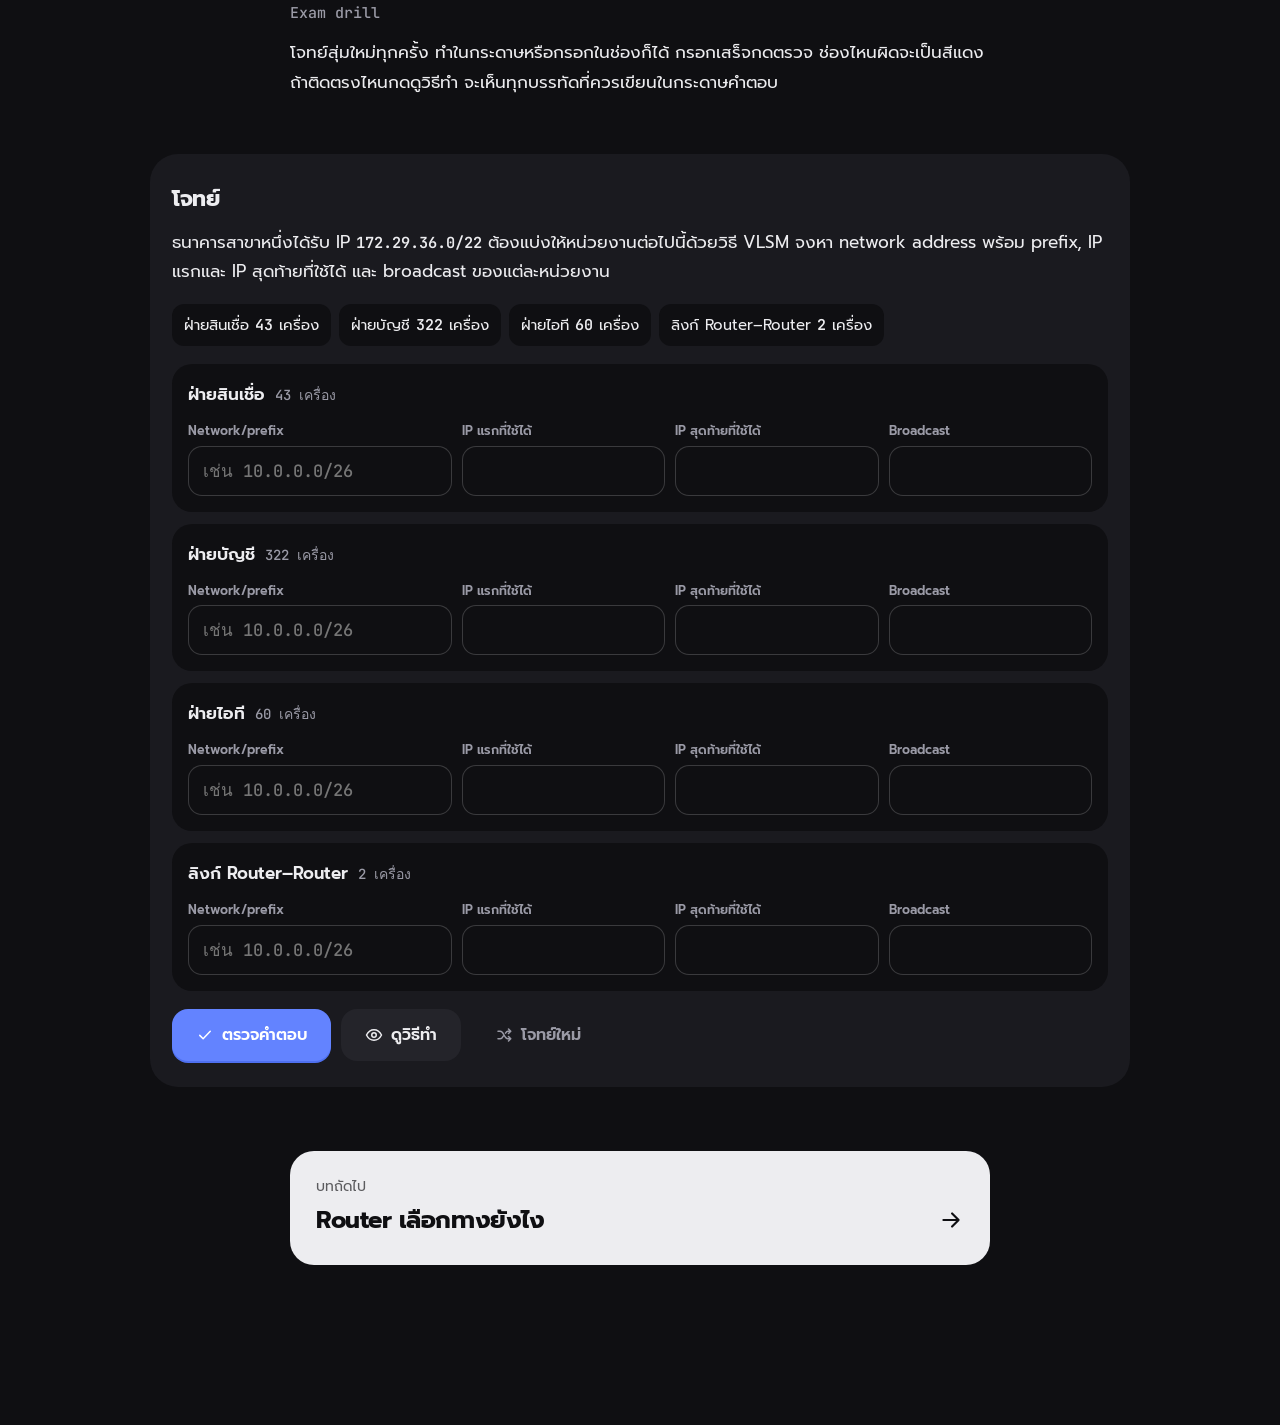
<file: vlsm.html>
<!doctype html>
<html lang="th">
<head>
<meta charset="utf-8">
<link rel="icon" href="favicon.svg" type="image/svg+xml">
<meta name="viewport" content="width=device-width, initial-scale=1, viewport-fit=cover">
<title>VLSM | Hop</title>
<meta name="theme-color" content="#0F0F12">
<link rel="preconnect" href="https://fonts.googleapis.com">
<link rel="preconnect" href="https://fonts.gstatic.com" crossorigin>
<link rel="stylesheet" href="https://fonts.googleapis.com/css2?family=Prompt:wght@400;500;600;700&family=JetBrains+Mono:wght@400;500;600;700;800&display=swap">
<link rel="stylesheet" href="assets/core.css">
<link rel="stylesheet" href="assets/ip.css">
</head>
<body>
<main>
  <div class="col head">
    <h1>VLSM</h1>
    <p class="lede">โจทย์จะให้ IP มาหนึ่งก้อน พร้อมรายชื่อแผนกที่ต้องใช้เครื่องคนละจำนวน งานของเราคือแบ่งก้อนนั้นให้ทุกแผนกได้วงของตัวเองแบบพอดีขนาดและไม่ทับกัน แล้วตอบ [[netaddr]], [[prefix]], [[range]] และ [[bcast]] ของแต่ละวง</p>
  </div>

  <div class="fig map" id="map"></div>

  <section class="idea col" id="s-bits">
    <h2>IP คือเลขฐานสอง 32 หลัก<span class="en">IPv4 = 32 bits = 4 octets</span></h2>
    <p class="key">เลขอย่าง 192.168.1.10 ที่เราเห็น จริงๆ คือ [[bit|บิต]] 32 ตัวที่ถูกตัดเป็น 4 ชุด ชุดละ 8 บิต เรียกว่า [[octet]] แล้วแปลงแต่ละชุดเป็นเลขฐานสิบให้คนอ่านง่าย</p>
    <p>ใน octet หนึ่ง บิตแต่ละตำแหน่งมีค่าประจำตัว จากซ้ายไปขวาคือ 128, 64, 32, 16, 8, 4, 2, 1 บิตไหนเป็น 1 ก็เอาค่าของตำแหน่งนั้นมาบวกกัน ผลรวมคือเลขฐานสิบของ octet นั้น เพราะฉะนั้น octet หนึ่งมีค่าได้ตั้งแต่ 0 (ปิดหมด) ถึง 255 (เปิดหมด)</p>
    <div class="fig in-col" id="fig-octet"></div>
    <p>ข้อสอบ VLSM ของวิชานี้ให้คิดด้วยเลขฐานสอง เพราะการแบ่งวงคือการขีดเส้นแบ่งระหว่างบิต ถ้ามองเป็นบิตได้ ทุกขั้นที่เหลือจะเป็นแค่การนับบิต</p>
  </section>

  <section class="idea col" id="s-split">
    <h2>บิตซ้ายบอกวง บิตขวาบอกเครื่อง<span class="en">Network part / Host part</span></h2>
    <p class="key">IP หนึ่งตัวแบ่งเป็นสองส่วน: [[netpart]] ทางซ้ายบอกว่าเครื่องอยู่วงไหน และ [[hostpart]] ทางขวาบอกว่าเป็นเครื่องไหนในวงนั้น ตัวเลข [[prefix]] หลังเครื่องหมาย / คือจุดที่ขีดเส้นแบ่ง</p>
    <p>เช่น 192.168.1.37/26 แปลว่า 26 บิตแรกเป็นส่วน network เหลือ 32 − 26 = 6 บิตเป็นส่วน host ลองเลื่อน prefix ดูว่าเส้นแบ่งขยับแล้วอะไรเปลี่ยนบ้าง</p>
    <div class="fig" id="fig-prefix"></div>
    <p>บิตฝั่ง host มี h ตัว แต่ละตัวเป็น 0 หรือ 1 ได้ จึงมีรูปแบบทั้งหมด 2<sup>h</sup> แบบ นั่นคือจำนวน IP ในวง ([[block]]) แต่มีสองตัวที่แจกให้เครื่องไม่ได้ คือตัวที่บิต host เป็น 0 หมด ([[netaddr]]) กับตัวที่เป็น 1 หมด ([[bcast]])</p>
    <div id="eq-usable"></div>
    <div id="q-usable"></div>
  </section>

  <section class="idea col" id="s-class">
    <h2>ดู class ก่อน แล้วหาว่าต้องเริ่มที่บิตไหน<span class="en">Class + given prefix = where you start</span></h2>
    <p class="key">[[cls|Class]] ของ IP ดูจากเลข octet แรก และแต่ละ class มี [[defprefix]] ติดตัวมา ส่วนนั้นเราห้ามแตะ ถ้าโจทย์ให้ prefix ยาวกว่าค่าเริ่มต้น แปลว่าก้อนนี้ถูกแบ่งมาแล้วรอบหนึ่ง บิตที่เกินมาก็ห้ามแตะเหมือนกัน</p>
    <p>บิตที่เราใช้แบ่งได้จริงคือบิตที่อยู่ <b>หลัง prefix ที่โจทย์ให้</b> เท่านั้น จุดนี้คือที่ที่หลายคนพลาด ถ้าก้อนเป็น class B อย่าง 172.16.0.0/20 บิตว่างเริ่มตั้งแต่ octet ที่ 3 ไม่ใช่ octet ที่ 4 ถ้าไปคิดแค่ octet สุดท้ายจะได้วงผิดทั้งหมด</p>
    <div class="fig" id="fig-class"></div>
    <div id="q-class"></div>
  </section>

  <section class="idea col" id="s-borrow">
    <h2>ยืมบิต 1 ตัว วงแตกเป็น 2<span class="en">Borrowing bits = subnetting (FLSM)</span></h2>
    <p class="key">การแบ่งวงคือการ [[borrow]] จากฝั่ง host มาต่อท้ายฝั่ง network ยืม s บิตจะได้ 2<sup>s</sup> วงย่อย และแต่ละวงเล็กลงครึ่งหนึ่งทุกครั้งที่ยืมเพิ่ม</p>
    <p>ถ้าทุกวงยืมบิตเท่ากัน ทุกวงก็ขนาดเท่ากัน แบบนี้เรียกว่า [[flsm]] ลองเลื่อนจำนวนบิตที่ยืมดู บิตที่ยืมจะไล่เป็นเลขฐานสอง 000, 001, 010, ... ไปเรื่อยๆ แต่ละเลขคือชื่อวงหนึ่งวง</p>
    <div class="fig" id="fig-borrow"></div>
  </section>

  <section class="idea col" id="s-block">
    <h2>หาต้นวง ท้ายวง และช่วงที่แจกได้<span class="en">Network, broadcast, usable range</span></h2>
    <p class="key">วงทุกวงเริ่มที่ผลคูณของ [[block]] ตัวแรกของวงคือ [[netaddr]] (บิต host เป็น 0 หมด) ตัวสุดท้ายคือ [[bcast]] (บิต host เป็น 1 หมด) ที่อยู่ระหว่างกลางคือ [[range]]</p>
    <p>ลองลาก IP ไปตามแถบ แล้วดูว่ามันตกอยู่ในวงไหน ถ้าเปลี่ยน prefix ขนาดวงจะเปลี่ยน แต่วิธีคิดเหมือนเดิมทุกครั้ง</p>
    <div class="fig" id="fig-block"></div>
    <div id="q-block"></div>
  </section>

  <section class="idea col" id="s-vlsm">
    <h2>VLSM: แผนกใหญ่ก่อน แล้วแบ่งที่เหลือต่อ<span class="en">Variable Length Subnet Mask</span></h2>
    <p class="key">[[vlsm]] คือการให้แต่ละแผนกได้วงขนาดไม่เท่ากัน โดยใช้วิธีเดิมทั้งหมด แค่ทำทีละแผนก เริ่มจากแผนกที่ต้องการเครื่องมากที่สุด แล้วเอาวงที่ยังว่างมาแบ่งต่อให้แผนกถัดไป</p>
    <p>ขั้นตอนต่อแผนกมีแค่นี้:</p>
    <ol>
      <li>หา n ที่น้อยที่สุดที่ 2<sup>n</sup> − 2 ≥ [[need|จำนวนเครื่อง]] (n คือจำนวน host bit)</li>
      <li>prefix ใหม่ = 32 − n</li>
      <li>วางวงนั้นที่ IP ว่างตัวแรก แล้วหา network, ช่วงที่ใช้ได้ และ broadcast</li>
      <li>วงถัดไปเริ่มที่ broadcast + 1</li>
    </ol>
    <div id="eq-n"></div>
    <p>ด้านล่างคือตัวอย่างในชีท 3.2 ทั้งข้อ ก้อน 172.16.0.0/20 ต้องแบ่งให้ 500 hosts 2 วง, 200 hosts 3 วง, 100 hosts 2 วง, 50 hosts 4 วง และ 2 hosts 4 วง ลากแถบด้านล่างเพื่อดูทีละแผนก แถบที่อยู่จะซูมเข้าไปหาวงที่กำลังแบ่ง</p>
    <div class="fig" id="fig-vlsm"></div>
    <div id="q-vlsm"></div>
  </section>

  <section class="idea col" id="s-drill">
    <h2>ลองทำเองแบบข้อสอบ<span class="en">Exam drill</span></h2>
    <p>โจทย์สุ่มใหม่ทุกครั้ง ทำในกระดาษหรือกรอกในช่องก็ได้ กรอกเสร็จกดตรวจ ช่องไหนผิดจะเป็นสีแดง ถ้าติดตรงไหนกดดูวิธีทำ จะเห็นทุกบรรทัดที่ควรเขียนในกระดาษคำตอบ</p>
  </section>
  <div class="drill" id="drill"></div>

  <a class="next" href="routing.html"><div class="s">บทถัดไป</div><div class="t">Router เลือกทางยังไง <svg viewBox="0 0 24 24" fill="none" stroke="currentColor" stroke-width="2" stroke-linecap="round" stroke-linejoin="round"><path d="M5 12h14M13 6l6 6-6 6"/></svg></div></a>
</main>
<script src="assets/core.js"></script>
<script src="assets/ipcalc.js"></script>
<script src="assets/ip-concepts.js"></script>
<script src="vlsm.js"></script>
</body>
</html>
</file>
<file: assets/core.css>
/* Hop: shared design system. One reading column, figures on a soft band, colour = meaning (each concept keeps one hue everywhere). */
:root {
  --bg: #FBFBFA; --surface: #F1F1EF; --surface-2: #E7E7E4; --band: #F3F3F1; --ink: #141418; --ink-2: #3B3B44; --muted: #6E6E78; --line: rgba(20,20,24,.10); --line-2: rgba(20,20,24,.18);
  --accent: #2F5BEA; --accent-press: #2549C4; --on-accent: #fff; --accent-soft: rgba(47,91,234,.12);
  /* meaning colours: net/blue, sub/amber, host/green, violet, rose, teal */
  --c-blue: #2F5BEA;  --c-blue-s: #E3EAFD;
  --c-amber: #C76A00; --c-amber-s: #FCEBD6;
  --c-green: #12855A; --c-green-s: #DCF2E7;
  --c-violet: #7A45D8; --c-violet-s: #EEE5FC;
  --c-rose: #D0344F; --c-rose-s: #FCE3E7;
  --c-teal: #0C7F91; --c-teal-s: #D9F0F3;
  --good: #12855A; --good-soft: #DCF2E7; --bad: #C2331D; --bad-soft: #FCE6E1;
  --font: "Prompt", "Noto Sans Thai", "Leelawadee UI", system-ui, sans-serif;
  --mono: "JetBrains Mono", ui-monospace, "SF Mono", Consolas, monospace;
  --ease: cubic-bezier(.23,1,.32,1); --ease-io: cubic-bezier(.77,0,.175,1); --drawer: cubic-bezier(.32,.72,0,1);
  --col: 700px; --wide: 980px; --r: 20px;
  color-scheme: light;
}
:root:not([data-theme="light"]) {
  --bg: #0F0F12; --surface: #1A1A1F; --surface-2: #24242A; --band: #16161A; --ink: #EDEDF0; --ink-2: #C9C9D1; --muted: #9A9AA6; --line: rgba(255,255,255,.09); --line-2: rgba(255,255,255,.18);
  --accent: #6383FF; --accent-press: #4F70F0; --accent-soft: rgba(99,131,255,.16);
  --c-blue: #7593FF;  --c-blue-s: rgba(117,147,255,.16);
  --c-amber: #F2A33C; --c-amber-s: rgba(242,163,60,.16);
  --c-green: #4CCB8E; --c-green-s: rgba(76,203,142,.15);
  --c-violet: #B08CFF; --c-violet-s: rgba(176,140,255,.16);
  --c-rose: #FF7C92; --c-rose-s: rgba(255,124,146,.15);
  --c-teal: #45C6D8; --c-teal-s: rgba(69,198,216,.15);
  --good: #4CCB8E; --good-soft: rgba(76,203,142,.14); --bad: #F2846F; --bad-soft: rgba(242,132,111,.14);
  color-scheme: dark; }
:root[data-theme="dark"] {
  --bg: #0F0F12; --surface: #1A1A1F; --surface-2: #24242A; --band: #16161A; --ink: #EDEDF0; --ink-2: #C9C9D1; --muted: #9A9AA6; --line: rgba(255,255,255,.09); --line-2: rgba(255,255,255,.18);
  --accent: #6383FF; --accent-press: #4F70F0; --accent-soft: rgba(99,131,255,.16);
  --c-blue: #7593FF;  --c-blue-s: rgba(117,147,255,.16);
  --c-amber: #F2A33C; --c-amber-s: rgba(242,163,60,.16);
  --c-green: #4CCB8E; --c-green-s: rgba(76,203,142,.15);
  --c-violet: #B08CFF; --c-violet-s: rgba(176,140,255,.16);
  --c-rose: #FF7C92; --c-rose-s: rgba(255,124,146,.15);
  --c-teal: #45C6D8; --c-teal-s: rgba(69,198,216,.15);
  --good: #4CCB8E; --good-soft: rgba(76,203,142,.14); --bad: #F2846F; --bad-soft: rgba(242,132,111,.14);
  color-scheme: dark; }

* { box-sizing: border-box; }
html { -webkit-tap-highlight-color: transparent; -webkit-text-size-adjust: 100%; scroll-padding-top: 76px; }
body { margin: 0; background: var(--bg); color: var(--ink); font: 400 17px/1.75 var(--font); overflow-x: hidden; }
button { font: inherit; color: inherit; background: none; border: 0; padding: 0; cursor: pointer; -webkit-user-select: none; user-select: none; touch-action: manipulation; }
a { color: var(--accent); text-decoration: none; }
:focus-visible { outline: 2px solid var(--accent); outline-offset: 2px; border-radius: 8px; }
[hidden] { display: none !important; }
b, strong { font-weight: 600; }
.mono, code { font-family: var(--mono); font-size: .9em; }
code { background: var(--surface); padding: .1em .4em; border-radius: 6px; }
svg text { font-family: var(--font); }

/* top bar */
.bar { position: sticky; top: 0; z-index: 30; background: color-mix(in srgb, var(--bg) 84%, transparent); backdrop-filter: saturate(170%) blur(16px); -webkit-backdrop-filter: saturate(170%) blur(16px); border-bottom: 1px solid transparent; transition: border-color 200ms ease; padding-top: env(safe-area-inset-top, 0px); }
.bar.scrolled { border-bottom-color: var(--line); }
.bar-in { max-width: var(--wide); margin: 0 auto; height: 60px; padding: 0 16px; display: flex; align-items: center; gap: 10px; }
.brand { display: flex; align-items: center; gap: 10px; font-weight: 700; font-size: 18px; letter-spacing: -.02em; color: var(--ink); margin-right: auto; }
.brand svg { width: 26px; height: 26px; }
.chap-pill { height: 40px; padding: 0 14px 0 16px; border-radius: 999px; background: var(--surface); font-size: 14px; font-weight: 500; display: inline-flex; align-items: center; gap: 8px; color: var(--ink-2); }
.chap-pill svg { width: 16px; height: 16px; }
.iconbtn { width: 40px; height: 40px; border-radius: 999px; display: grid; place-items: center; color: var(--muted); flex: none; }
.iconbtn svg { width: 20px; height: 20px; }
.progress { position: absolute; left: 0; bottom: -1px; height: 2px; background: var(--accent); width: 0; transform-origin: left; }

/* chapter menu (drops from bar) */
.menu { position: fixed; inset: 0; z-index: 40; pointer-events: none; }
.menu .scrim { position: absolute; inset: 0; background: rgba(10,10,14,.32); opacity: 0; transition: opacity 220ms ease; }
.menu .panel { position: absolute; right: max(16px, calc((100vw - var(--wide)) / 2 + 16px)); top: calc(env(safe-area-inset-top, 0px) + 64px); width: min(380px, calc(100vw - 32px)); background: var(--bg); border-radius: 22px; padding: 8px; box-shadow: 0 24px 60px rgba(0,0,0,.18), 0 0 0 1px var(--line); transform-origin: top right; transform: scale(.96) translateY(-6px); opacity: 0; transition: transform 220ms var(--ease), opacity 160ms ease; max-height: calc(100vh - 90px); overflow: auto; }
.menu.open { pointer-events: auto; }
.menu.open .scrim { opacity: 1; }
.menu.open .panel { transform: none; opacity: 1; }
.menu a { display: grid; grid-template-columns: 36px 1fr; gap: 12px; align-items: center; padding: 10px 12px; border-radius: 14px; color: var(--ink); }
.menu a .n { width: 36px; height: 36px; border-radius: 11px; display: grid; place-items: center; font: 600 14px var(--mono); background: var(--surface); color: var(--ink-2); }
.menu a .t { font-weight: 600; font-size: 15px; line-height: 1.3; }
.menu a .s { font-size: 13px; color: var(--muted); line-height: 1.35; }
.menu a[aria-current="page"] { background: var(--accent-soft); }
.menu a[aria-current="page"] .n { background: var(--accent); color: #fff; }
@media (hover: hover) and (pointer: fine) { .menu a:hover { background: var(--surface); } .iconbtn:hover { background: var(--surface); color: var(--ink); } }

/* page */
main { padding: 0 16px 160px; }
.col { max-width: var(--col); margin-left: auto; margin-right: auto; }
.wide { max-width: var(--wide); margin-left: auto; margin-right: auto; }
.head { padding: 40px 0 8px; }
.head h1 { font-size: clamp(36px, 7vw, 58px); line-height: 1.04; letter-spacing: -.035em; margin: 0 0 14px; font-weight: 700; text-wrap: balance; }
.head .lede { font-size: clamp(18px, 2.4vw, 21px); line-height: 1.6; color: var(--ink-2); margin: 0; max-width: 36em; text-wrap: pretty; }

section.idea { padding: 56px 0 8px; }
section.idea + section.idea { border-top: 1px solid var(--line); margin-top: 48px; }
.idea h2 { font-size: clamp(26px, 4.4vw, 34px); line-height: 1.18; letter-spacing: -.025em; margin: 0 0 6px; font-weight: 700; text-wrap: balance; }
.idea h2 .en { display: block; font: 500 15px/1.4 var(--mono); color: var(--muted); letter-spacing: 0; margin-top: 6px; }
.idea p { margin: 14px 0; text-wrap: pretty; }
.idea .key { font-size: clamp(20px, 2.8vw, 23px); line-height: 1.55; font-weight: 500; color: var(--ink); margin: 18px 0; letter-spacing: -.01em; }
.idea ul, .idea ol { padding-left: 1.3em; margin: 12px 0; }
.idea li { margin: 6px 0; }
.idea h3 { font-size: 20px; letter-spacing: -.015em; margin: 32px 0 4px; }

/* inline concept term: dotted underline in its meaning colour, tap opens the concept sheet */
.term { display: inline; font-weight: 600; color: var(--tc, var(--ink)); background: linear-gradient(to right, currentColor 40%, transparent 0) left bottom / 5px 1.5px repeat-x; padding-bottom: 1px; border-radius: 3px; cursor: pointer; -webkit-user-select: text; user-select: text; text-align: inherit; line-height: inherit; }
.term:active { background-color: var(--tcs, var(--surface)); }
@media (hover: hover) and (pointer: fine) { .term:hover { background-color: var(--tcs, var(--surface)); } }
.t-blue { --tc: var(--c-blue); --tcs: var(--c-blue-s); } .t-amber { --tc: var(--c-amber); --tcs: var(--c-amber-s); } .t-green { --tc: var(--c-green); --tcs: var(--c-green-s); }
.t-violet { --tc: var(--c-violet); --tcs: var(--c-violet-s); } .t-rose { --tc: var(--c-rose); --tcs: var(--c-rose-s); } .t-teal { --tc: var(--c-teal); --tcs: var(--c-teal-s); } .t-ink { --tc: var(--ink); --tcs: var(--surface); }

/* key formula: large, tokens coloured + tappable, left accent rule */
.eq { margin: 26px 0; padding: 6px 0 6px 20px; border-left: 3px solid var(--accent); font: 500 clamp(21px, 3.6vw, 28px)/1.5 var(--mono); letter-spacing: -.01em; overflow-x: auto; scrollbar-width: none; }
.eq::-webkit-scrollbar { display: none; }
.eq .tok { font: inherit; color: var(--tc); padding: 0 .12em; border-radius: 8px; background: var(--tcs); white-space: nowrap; }
.eq .op { color: var(--muted); }
.legend { display: grid; gap: 8px; margin: -8px 0 24px 23px; }
.legend button { display: grid; grid-template-columns: auto 1fr; gap: 12px; align-items: baseline; text-align: left; font-size: 15px; line-height: 1.5; color: var(--ink-2); }
.legend button b { font: 600 15px var(--mono); color: var(--tc); min-width: 3.2em; }

/* figure band */
.fig { margin: 30px auto; background: var(--band); border-radius: 28px; padding: 22px; position: relative; max-width: var(--wide); }
.fig.in-col { max-width: var(--col); }
.fig svg { display: block; width: 100%; height: auto; overflow: visible; }
.fig .ctrls { display: flex; flex-wrap: wrap; gap: 10px 14px; align-items: center; margin-top: 16px; }
.fig .readout { font: 500 15px/1.6 var(--mono); color: var(--ink-2); }
.fig .say { font-size: 17px; line-height: 1.6; margin: 14px 2px 0; min-height: 3.2em; color: var(--ink); text-wrap: pretty; }
.fig .say b { color: var(--tc, var(--ink)); }
.idea .fig:not(.in-col) { width: min(var(--wide), calc(100vw - 32px)); margin-left: calc((100% - min(var(--wide), 100vw - 32px)) / 2); }
@media (max-width: 560px) { .fig, .idea .fig:not(.in-col) { width: auto; margin-left: -16px; margin-right: -16px; border-radius: 0; padding: 18px 16px; } }

/* controls */
.btn { height: 52px; padding: 0 24px; border-radius: 16px; font-weight: 600; font-size: 16px; background: var(--surface-2); display: inline-flex; align-items: center; justify-content: center; gap: 8px; transition: transform 140ms var(--ease), background-color 160ms ease; }
.btn:active { transform: scale(.97); }
.btn svg { width: 18px; height: 18px; flex: none; }
.btn { white-space: nowrap; }
.btn.primary { background: var(--accent); color: var(--on-accent); box-shadow: 0 2px 0 var(--accent-press); }
.btn.small { height: 42px; padding: 0 16px; font-size: 14px; border-radius: 13px; }
.btn.ghost { background: transparent; color: var(--muted); }
.btn[disabled] { opacity: .4; pointer-events: none; }
.seg { display: inline-flex; background: var(--surface-2); border-radius: 14px; padding: 4px; gap: 2px; position: relative; }
.seg button { height: 38px; padding: 0 14px; border-radius: 10px; font-size: 14px; font-weight: 600; color: var(--muted); transition: color 160ms ease, background-color 160ms ease; white-space: nowrap; }
.seg button[aria-pressed="true"] { background: var(--bg); color: var(--ink); box-shadow: 0 1px 3px rgba(0,0,0,.08); }
.slider { -webkit-appearance: none; appearance: none; height: 44px; background: transparent; flex: 1; min-width: 160px; touch-action: pan-y; --p: 50%; }
.slider::-webkit-slider-runnable-track { height: 8px; border-radius: 99px; background: linear-gradient(to right, var(--accent) var(--p), var(--surface-2) var(--p)); }
.slider::-moz-range-track { height: 8px; border-radius: 99px; background: linear-gradient(to right, var(--accent) var(--p), var(--surface-2) var(--p)); }
.slider::-webkit-slider-thumb { -webkit-appearance: none; width: 30px; height: 30px; margin-top: -11px; border-radius: 50%; background: #fff; box-shadow: 0 1px 4px rgba(0,0,0,.25), 0 0 0 1px rgba(0,0,0,.05); }
.slider::-moz-range-thumb { width: 30px; height: 30px; border: 0; border-radius: 50%; background: #fff; box-shadow: 0 1px 4px rgba(0,0,0,.25); }
.field { height: 50px; border-radius: 14px; border: 1.5px solid var(--line-2); background: var(--bg); padding: 0 14px; font: 500 17px var(--mono); color: var(--ink); width: 100%; min-width: 0; transition: border-color 150ms ease, background-color 150ms ease; }
.field:focus { outline: none; border-color: var(--accent); }
.field.ok { border-color: var(--good); background: var(--good-soft); }
.field.no { border-color: var(--bad); background: var(--bad-soft); }

/* scrubber: a timeline whose stops are named events, drag or play */
.scrub { margin-top: 18px; user-select: none; -webkit-user-select: none; }
.scrub .row { display: flex; align-items: center; gap: 14px; }
.scrub .play { width: 48px; height: 48px; border-radius: 50%; background: var(--ink); color: var(--bg); display: grid; place-items: center; flex: none; transition: transform 140ms var(--ease); }
.scrub .play:active { transform: scale(.94); }
.scrub .play svg { width: 18px; height: 18px; }
.scrub .track { position: relative; flex: 1; height: 48px; touch-action: none; cursor: pointer; }
.scrub .rail { position: absolute; left: 0; right: 0; top: 50%; height: 6px; margin-top: -3px; border-radius: 99px; background: var(--surface-2); }
.scrub .fill { position: absolute; left: 0; top: 50%; height: 6px; margin-top: -3px; border-radius: 99px; background: var(--ink); width: 0; }
.scrub .stop { position: absolute; top: 50%; width: 12px; height: 12px; margin: -6px 0 0 -6px; border-radius: 50%; background: var(--bg); box-shadow: inset 0 0 0 2px var(--line-2); transition: box-shadow 160ms ease, background-color 160ms ease; }
.scrub .stop.past { background: var(--ink); box-shadow: none; }
.scrub .knob { position: absolute; top: 50%; width: 26px; height: 26px; margin: -13px 0 0 -13px; border-radius: 50%; background: var(--bg); box-shadow: 0 0 0 3px var(--ink), 0 4px 10px rgba(0,0,0,.18); }
.scrub .label { margin-top: 6px; font-size: 15px; font-weight: 600; color: var(--ink); min-height: 1.6em; display: flex; gap: 10px; align-items: baseline; }
.scrub .label .k { font: 500 13px var(--mono); color: var(--muted); }

/* MCQ check */
.check { margin: 40px 0 8px; padding-top: 28px; border-top: 1px solid var(--line); }
.check .q { font-size: 19px; font-weight: 600; line-height: 1.5; margin: 0 0 16px; letter-spacing: -.01em; text-wrap: pretty; }
.check .opts { display: grid; gap: 10px; }
.tile { display: grid; grid-template-columns: 40px 1fr; gap: 14px; align-items: center; text-align: left; padding: 12px 16px 12px 12px; border-radius: 18px; background: var(--bg); box-shadow: inset 0 0 0 1.5px var(--line-2); font-size: 16px; line-height: 1.5; min-height: 64px; transition: transform 140ms var(--ease), box-shadow 160ms ease, background-color 160ms ease; }
.tile:active { transform: scale(.985); }
.tile .L { width: 40px; height: 40px; border-radius: 12px; display: grid; place-items: center; font: 600 16px var(--mono); background: var(--surface); color: var(--ink-2); transition: background-color 160ms ease, color 160ms ease; }
.tile.right { background: var(--good-soft); box-shadow: inset 0 0 0 2px var(--good); }
.tile.right .L { background: var(--good); color: #fff; }
.tile.wrong { background: var(--bad-soft); box-shadow: inset 0 0 0 2px var(--bad); }
.tile.wrong .L { background: var(--bad); color: #fff; }
.tile.dim { opacity: .5; }
@media (hover: hover) and (pointer: fine) { .tile:hover { box-shadow: inset 0 0 0 1.5px var(--muted); } }
.fb { margin-top: 14px; padding: 16px 18px; border-radius: 18px; font-size: 16px; line-height: 1.65; }
.fb.good { background: var(--good-soft); } .fb.bad { background: var(--bad-soft); }
.fb .h { font-weight: 700; margin-bottom: 2px; }
.fb.good .h { color: var(--good); } .fb.bad .h { color: var(--bad); }
.fb { animation: rise 260ms var(--ease); }
@keyframes rise { from { opacity: 0; transform: translateY(6px); } to { opacity: 1; transform: none; } }

/* exam drill */
.drill { margin: 34px auto 0; max-width: var(--wide); background: var(--surface); border-radius: 28px; padding: 26px 22px; }
.drill h3 { margin: 0 0 4px; font-size: 22px; letter-spacing: -.02em; }
.drill .prompt { font-size: 17px; line-height: 1.7; margin: 10px 0 18px; }
.drill .bar2 { display: flex; flex-wrap: wrap; gap: 10px; margin-top: 18px; }
.drill table { width: 100%; border-collapse: collapse; font-size: 15px; }
.drill th { text-align: left; font-weight: 600; font-size: 13px; color: var(--muted); padding: 6px 8px; white-space: nowrap; }
.drill td { padding: 5px 4px; vertical-align: middle; }
.drill .tblwrap { overflow-x: auto; margin: 0 -6px; padding: 0 6px; }
.work { margin-top: 20px; display: grid; gap: 4px; }
.work .ln { font: 500 15px/1.7 var(--mono); padding: 6px 12px; border-radius: 10px; opacity: 0; transform: translateY(4px); transition: opacity 260ms ease, transform 260ms var(--ease), background-color 200ms ease; white-space: pre-wrap; overflow-wrap: anywhere; }
.work .ln.on { opacity: 1; transform: none; }
.work .ln.note { font-family: var(--font); font-size: 15px; color: var(--muted); }
.work .ln.hl { background: var(--bg); }
@media (max-width: 560px) { .drill { margin-left: -16px; margin-right: -16px; border-radius: 0; padding: 22px 16px; } }

/* concept sheet: bottom sheet with its own drill-down stack */
.sheet { position: fixed; inset: 0; z-index: 50; pointer-events: none; }
.sheet .scrim { position: absolute; inset: 0; background: rgba(10,10,14,.38); opacity: 0; transition: opacity 240ms ease; }
.sheet .card { position: absolute; left: 50%; bottom: 0; width: min(680px, 100vw); max-height: 86vh; transform: translate(-50%, 100%); background: var(--bg); border-radius: 28px 28px 0 0; box-shadow: 0 -10px 40px rgba(0,0,0,.18); transition: transform 380ms var(--drawer); display: flex; flex-direction: column; padding-bottom: env(safe-area-inset-bottom, 0px); }
.sheet.open { pointer-events: auto; }
.sheet.open .scrim { opacity: 1; }
.sheet.open .card { transform: translate(-50%, 0); }
.sheet .grab { height: 28px; flex: none; display: grid; place-items: center; touch-action: none; cursor: grab; }
.sheet .grab::before { content: ""; width: 44px; height: 5px; border-radius: 9px; background: var(--surface-2); }
.sheet .top { display: flex; align-items: center; gap: 8px; padding: 0 16px 4px 12px; flex: none; }
.sheet .crumbs { display: flex; gap: 4px; align-items: center; overflow-x: auto; scrollbar-width: none; flex: 1; font-size: 13px; color: var(--muted); }
.sheet .crumbs::-webkit-scrollbar { display: none; }
.sheet .crumbs button { white-space: nowrap; padding: 6px 8px; border-radius: 8px; color: var(--muted); }
.sheet .crumbs button:last-child { color: var(--ink); font-weight: 600; }
.sheet .crumbs i { font-style: normal; opacity: .5; }
.sheet .body { overflow-y: auto; padding: 4px 24px 32px; overscroll-behavior: contain; -webkit-overflow-scrolling: touch; }
.sheet .pane { animation: pane 280ms var(--ease); }
.sheet .pane.back { animation-name: paneback; }
@keyframes pane { from { opacity: 0; transform: translateX(18px); } to { opacity: 1; transform: none; } }
@keyframes paneback { from { opacity: 0; transform: translateX(-18px); } to { opacity: 1; transform: none; } }
.sheet h2 { font-size: 28px; line-height: 1.2; letter-spacing: -.025em; margin: 6px 0 2px; color: var(--tc, var(--ink)); }
.sheet .en { font: 500 14px var(--mono); color: var(--muted); }
.sheet .short { font-size: 20px; line-height: 1.55; font-weight: 500; margin: 14px 0 10px; letter-spacing: -.01em; }
.sheet .more { font-size: 16px; line-height: 1.75; color: var(--ink-2); }
.sheet .more p { margin: 10px 0; }
.sheet .viz { margin: 18px 0; background: var(--band); border-radius: 20px; padding: 16px; }
.sheet .viz svg { display: block; width: 100%; height: auto; }
.sheet .parts { margin-top: 22px; }
.sheet .parts .h { font-size: 13px; font-weight: 600; color: var(--muted); margin-bottom: 8px; }
.sheet .parts .list { display: grid; gap: 8px; }
.sheet .part { display: grid; grid-template-columns: 10px 1fr 20px; gap: 14px; align-items: center; text-align: left; padding: 14px 14px 14px 16px; border-radius: 16px; background: var(--surface); transition: transform 140ms var(--ease), background-color 160ms ease; }
.sheet .part:active { transform: scale(.985); }
.sheet .part .dot { width: 10px; height: 10px; border-radius: 50%; background: var(--tc, var(--ink)); }
.sheet .part .t { font-weight: 600; font-size: 16px; line-height: 1.35; }
.sheet .part .s { font-size: 14px; color: var(--muted); line-height: 1.45; }
.sheet .part svg { width: 18px; height: 18px; color: var(--muted); }
@media (min-width: 1100px) {
  .sheet .card { left: auto; right: 24px; bottom: 24px; top: 24px; max-height: none; width: 460px; border-radius: 28px; transform: translateX(calc(100% + 40px)); }
  .sheet.open .card { transform: none; }
  .sheet .grab { display: none; }
  .sheet .top { padding-top: 14px; }
}

/* map: chapter hero diagram whose parts are buttons */
.map { position: relative; }
.map .hot { cursor: pointer; }
.map .hot .ring { fill: none; stroke: var(--tc, var(--accent)); stroke-width: 2; opacity: 0; transition: opacity 180ms ease; }
.map .hot:hover .ring, .map .hot:focus-visible .ring, .map .hot.on .ring { opacity: 1; }
.map .hot:focus { outline: none; }
.pulse { animation: pulse 2.4s var(--ease) infinite; transform-box: fill-box; transform-origin: center; }
@keyframes pulse { 0% { opacity: .55; transform: scale(1); } 70%, 100% { opacity: 0; transform: scale(1.9); } }

/* chapter end */
.next { margin: 64px auto 0; max-width: var(--col); display: block; padding: 24px 26px; border-radius: 24px; background: var(--ink); color: var(--bg); transition: transform 160ms var(--ease); }
.next:active { transform: scale(.985); }
.next .s { font-size: 14px; opacity: .65; }
.next .t { font-size: 24px; font-weight: 700; letter-spacing: -.02em; display: flex; justify-content: space-between; align-items: center; gap: 12px; }
.next svg { width: 26px; height: 26px; }

.toast { position: fixed; left: 50%; bottom: calc(24px + env(safe-area-inset-bottom, 0px)); transform: translate(-50%, 20px); opacity: 0; background: var(--ink); color: var(--bg); padding: 12px 18px; border-radius: 14px; font-size: 15px; z-index: 60; transition: transform 240ms var(--ease), opacity 200ms ease; pointer-events: none; }
.toast.on { transform: translate(-50%, 0); opacity: 1; }

/* section numbers n.m / n.m.k */
.idea h2 .num { font: 800 .82em var(--mono); color: var(--accent); margin-right: .45em; letter-spacing: -.02em; }
.idea h3 .num { font: 800 .88em var(--mono); color: var(--accent); margin-right: .5em; }
.menu .toc { display: grid; gap: 1px; padding: 2px 0 10px 56px; }
.menu .toc a { display: flex; gap: 10px; align-items: baseline; padding: 7px 12px; border-radius: 10px; font-size: 14px; line-height: 1.4; color: var(--ink-2); }
.menu .toc a b { font: 800 13px var(--mono); color: var(--accent); flex: none; min-width: 2.4em; }
</file>
<file: assets/ip.css>
/* VLSM chapter: bit cells, octet tiles, address bars */
:root { --on-fill: #fff; }
:root:not([data-theme="light"]) { --on-fill: #111114; }
:root {
  --d1: #7A45D8; --d1s: #EEE5FC; --d2: #0C7F91; --d2s: #D9F0F3; --d3: #D0344F; --d3s: #FCE3E7;
  --d4: #A23E8C; --d4s: #F7E1F1; --d5: #4F5D75; --d5s: #E3E7EE; --d6: #8C5A2B; --d6s: #F3E7DA;
}
:root:not([data-theme="light"]) {
  --d1: #B08CFF; --d1s: rgba(176,140,255,.18); --d2: #45C6D8; --d2s: rgba(69,198,216,.16); --d3: #FF7C92; --d3s: rgba(255,124,146,.16);
  --d4: #E58BD0; --d4s: rgba(229,139,208,.16); --d5: #A5B3CC; --d5s: rgba(165,179,204,.16); --d6: #E0A672; --d6s: rgba(224,166,114,.16); }
:root[data-theme="dark"] {
  --d1: #B08CFF; --d1s: rgba(176,140,255,.18); --d2: #45C6D8; --d2s: rgba(69,198,216,.16); --d3: #FF7C92; --d3s: rgba(255,124,146,.16);
  --d4: #E58BD0; --d4s: rgba(229,139,208,.16); --d5: #A5B3CC; --d5s: rgba(165,179,204,.16); --d6: #E0A672; --d6s: rgba(224,166,114,.16); }

/* 32-bit strip: four octet groups that wrap 2+2 on phones */
.bits { display: flex; flex-wrap: wrap; gap: 10px 14px; justify-content: center; }
.bits .oct { display: grid; grid-template-columns: repeat(8, 1fr); gap: 3px; flex: 1 1 calc(25% - 14px); min-width: 0; position: relative; }
@media (max-width: 640px) { .bits .oct { flex-basis: calc(50% - 14px); } }
.bit { aspect-ratio: 1 / 1.25; border-radius: 7px; display: grid; place-items: center; font: 600 clamp(12px, 2vw, 15px) var(--mono); background: var(--surface-2); color: var(--muted); transition: background-color 220ms ease, color 220ms ease, transform 160ms var(--ease), box-shadow 220ms ease; position: relative; }
.bit.net { background: var(--c-blue-s); color: var(--c-blue); }
.bit.sub { background: var(--c-amber-s); color: var(--c-amber); }
.bit.host { background: var(--c-green-s); color: var(--c-green); }
.bit.lock { background-image: repeating-linear-gradient(135deg, transparent 0 5px, rgba(0,0,0,.05) 5px 7px); }
.bit.on.net { background: var(--c-blue); color: var(--on-fill); }
.bit.on.sub { background: var(--c-amber); color: var(--on-fill); }
.bit.on.host { background: var(--c-green); color: var(--on-fill); }
.bit.cut::after { content: ""; position: absolute; left: -3.5px; top: -6px; bottom: -6px; width: 3px; border-radius: 3px; background: var(--ink); }
button.bit:active { transform: scale(.92); }
.octlab { position: absolute; top: -22px; left: 0; right: 0; text-align: center; font: 600 13px var(--mono); color: var(--ink-2); }
.bits.labeled { padding-top: 24px; }

/* octet tiles (decimal) */
.tiles { display: flex; align-items: center; justify-content: center; gap: 6px; flex-wrap: wrap; }
.tiles .tl { min-width: 64px; height: 58px; padding: 0 10px; border-radius: 14px; display: grid; place-items: center; font: 600 clamp(20px, 3.4vw, 26px) var(--mono); background: var(--bg); box-shadow: inset 0 0 0 1.5px var(--line-2); transition: background-color 220ms ease, color 220ms ease, box-shadow 220ms ease; }
.tiles .tl.net { background: var(--c-blue-s); color: var(--c-blue); box-shadow: none; }
.tiles .tl.host { background: var(--c-green-s); color: var(--c-green); box-shadow: none; }
.tiles .tl.mix { background: linear-gradient(90deg, var(--c-blue-s) 50%, var(--c-green-s) 50%); box-shadow: none; }
.tiles .dot { font: 600 24px var(--mono); color: var(--muted); }
.tiles .pre { font: 600 clamp(20px, 3.4vw, 26px) var(--mono); color: var(--c-blue); padding: 0 4px; }

/* readout grid (value on top, name under, tappable to its concept) */
.reads { display: grid; grid-template-columns: repeat(auto-fit, minmax(150px, 1fr)); gap: 8px; margin-top: 18px; }
.reads .rd { text-align: left; padding: 12px 14px; border-radius: 16px; background: var(--bg); transition: transform 140ms var(--ease); }
.reads .rd:active { transform: scale(.98); }
.reads .rd .v { font: 600 clamp(15px, 2.2vw, 19px)/1.3 var(--mono); color: var(--tc, var(--ink)); overflow-wrap: anywhere; }
.reads .rd .n { font-size: 13px; color: var(--muted); margin-top: 2px; }

/* the octet toggle */
.octet { display: grid; grid-template-columns: repeat(8, 1fr); gap: 6px; max-width: 560px; margin: 0 auto; }
.octet .pv { text-align: center; font: 600 13px var(--mono); color: var(--muted); transition: color 200ms ease; }
.octet .pv.on { color: var(--accent); }
.octet .cell { aspect-ratio: 1; border-radius: 14px; font: 600 clamp(20px, 4vw, 28px) var(--mono); background: var(--bg); color: var(--muted); box-shadow: inset 0 0 0 1.5px var(--line-2); transition: background-color 200ms ease, color 200ms ease, transform 140ms var(--ease), box-shadow 200ms ease; }
.octet .cell.on { background: var(--accent); color: #fff; box-shadow: 0 3px 0 var(--accent-press); }
.octet .cell:active { transform: scale(.94); }
.sumline { margin-top: 18px; text-align: center; font: 500 clamp(17px, 3vw, 22px)/1.6 var(--mono); color: var(--ink-2); min-height: 1.6em; }
.sumline b { color: var(--accent); font-size: 1.35em; }
.presets { display: flex; gap: 8px; justify-content: center; flex-wrap: wrap; margin-top: 14px; }
.chip { height: 38px; padding: 0 14px; border-radius: 999px; background: var(--bg); box-shadow: inset 0 0 0 1.5px var(--line-2); font: 600 14px var(--mono); color: var(--ink-2); transition: transform 140ms var(--ease), background-color 160ms ease, color 160ms ease; }
.chip:active { transform: scale(.95); }
.chip[aria-pressed="true"] { background: var(--ink); color: var(--bg); box-shadow: none; }

/* address bar */
.abar { position: relative; height: 64px; border-radius: 14px; background: var(--bg); overflow: hidden; box-shadow: inset 0 0 0 1.5px var(--line); }
.abar .seg { position: absolute; top: 0; bottom: 0; display: flex; flex-direction: column; justify-content: center; align-items: center; overflow: hidden; border-right: 1.5px solid var(--bg); color: var(--ink-2); transition: background-color 220ms ease, opacity 200ms ease; text-align: center; padding: 0 2px; }
.abar .seg .a { font: 600 13px/1.2 var(--mono); white-space: nowrap; }
.abar .seg .b { font-size: 12px; line-height: 1.2; white-space: nowrap; opacity: .85; }
.abar .seg.free { background: var(--surface); color: var(--muted); }
.abar .seg.split { background: var(--surface-2); }
.abar .seg.hit { box-shadow: inset 0 0 0 3px var(--ink); z-index: 2; }
.abar .seg.used { color: var(--on-fill); }
.abar .seg.used .b { opacity: .9; }
.abar .seg.tiny .a, .abar .seg.tiny .b { display: none; }
.abar .seg.small .b { display: none; }
.ticks { position: relative; height: 22px; margin-top: 6px; font: 500 12px var(--mono); color: var(--muted); }
.ticks span { position: absolute; transform: translateX(-50%); white-space: nowrap; transition: opacity 200ms ease; }
.ticks span.l { transform: none; } .ticks span.r { transform: translateX(-100%); }
.marker { position: absolute; top: -8px; bottom: -8px; width: 0; z-index: 3; pointer-events: none; }
.marker::before { content: ""; position: absolute; left: -1.5px; top: 0; bottom: 0; width: 3px; border-radius: 3px; background: var(--ink); }
.marker .knob { position: absolute; left: -17px; top: -26px; width: 34px; height: 34px; border-radius: 50%; background: var(--ink); color: var(--bg); display: grid; place-items: center; font: 600 12px var(--mono); pointer-events: auto; cursor: grab; touch-action: none; box-shadow: 0 4px 12px rgba(0,0,0,.2); }
.abar-wrap { position: relative; padding-top: 30px; touch-action: pan-y; }

/* binary line in course style */
.binline { font: 500 clamp(15px, 2.6vw, 19px)/1.7 var(--mono); text-align: center; margin: 16px 0 4px; overflow-wrap: anywhere; letter-spacing: .02em; }
.binline .n { color: var(--c-blue); } .binline .s { color: var(--c-amber); font-weight: 700; } .binline .h { color: var(--c-green); } .binline .d { color: var(--ink); } .binline .bar { color: var(--ink); font-weight: 700; padding: 0 1px; }
.binline .lk { color: var(--c-blue); opacity: .55; }

/* results table */
.rtable { width: 100%; border-collapse: collapse; margin-top: 16px; font-size: 14px; }
.rtable th { text-align: left; font-size: 12px; font-weight: 600; color: var(--muted); padding: 6px 8px; border-bottom: 1px solid var(--line); white-space: nowrap; }
.rtable td { padding: 7px 8px; border-bottom: 1px solid var(--line); font-family: var(--mono); white-space: nowrap; transition: opacity 240ms ease, background-color 240ms ease; }
.rtable td:first-child { font-family: var(--font); font-weight: 600; }
.rtable tr.pending td { opacity: .18; }
.rtable tr.now td { background: var(--bg); }
.tw { overflow-x: auto; margin: 0 -4px; padding: 0 4px; }
.sw { display: inline-block; width: 10px; height: 10px; border-radius: 3px; margin-right: 8px; vertical-align: 0; }

/* map hero */
.map .row { display: flex; gap: 10px; align-items: center; flex-wrap: wrap; }
.map .lbl { font-size: 13px; font-weight: 600; color: var(--muted); margin: 0 0 8px; }
.map .depts { display: flex; gap: 8px; flex-wrap: wrap; }
.map .dept { height: 40px; padding: 0 14px 0 10px; border-radius: 12px; display: inline-flex; align-items: center; gap: 8px; font-size: 15px; font-weight: 600; background: var(--bg); transition: transform 140ms var(--ease), box-shadow 160ms ease; }
.map .dept i { width: 12px; height: 12px; border-radius: 4px; }
.map .dept span { font: 500 14px var(--mono); color: var(--muted); }
.map .dept[aria-pressed="true"] { box-shadow: inset 0 0 0 2px var(--ink); }
.map .dept:active { transform: scale(.96); }
.map .zoomfx { display: block; width: 100%; height: 34px; }
.anat { display: grid; grid-template-columns: 1fr 5fr 1fr; gap: 4px; }
.anat button { border-radius: 12px; padding: 10px 6px; text-align: center; transition: transform 140ms var(--ease); }
.anat button:active { transform: scale(.97); }
.anat .v { font: 600 clamp(13px, 2.4vw, 17px)/1.3 var(--mono); overflow-wrap: anywhere; }
.anat .n { font-size: 12.5px; margin-top: 3px; line-height: 1.3; }
.anat .na { background: var(--c-blue-s); color: var(--c-blue); }
.anat .us { background: var(--c-green-s); color: var(--c-green); }
.anat .bc { background: var(--c-rose-s); color: var(--c-rose); }
.map .gap { height: 22px; }
.map .ans { display: flex; flex-wrap: wrap; gap: 6px 18px; margin-top: 12px; font: 500 15px var(--mono); color: var(--ink-2); }
.map .ans b { color: var(--ink); }

/* drill */
.dcards { display: grid; gap: 12px; }
.dcard { background: var(--bg); border-radius: 20px; padding: 16px; }
.dcard .h { display: flex; align-items: baseline; gap: 10px; margin-bottom: 10px; }
.dcard .h b { font-size: 17px; }
.dcard .h span { font: 500 14px var(--mono); color: var(--muted); }
.dcard .grid { display: grid; grid-template-columns: 1fr 1fr; gap: 10px; }
.dcard label { display: block; font-size: 12.5px; font-weight: 600; color: var(--muted); margin-bottom: 4px; }
@media (min-width: 900px) { .dcard .grid { grid-template-columns: 1.3fr 1fr 1fr 1fr; } }
.given { display: flex; flex-wrap: wrap; gap: 8px; margin: 8px 0 18px; }
.given .g { background: var(--bg); border-radius: 12px; padding: 8px 12px; font-size: 15px; }
.given .g b { font-family: var(--mono); }
.score { font-weight: 600; margin-left: auto; align-self: center; }

@media (max-width: 560px) { .tiles { gap: 4px; } .tiles .tl { min-width: 0; flex: 1 1 0; height: 50px; padding: 0 4px; font-size: 20px; } .tiles .pre { font-size: 20px; } .tiles .dot { font-size: 18px; } }
</file>
<file: assets/acl.css>
/* Firewall & ACL chapter */
:root:not([data-theme="light"]) { --on-c: #111114; }
:root[data-theme="light"] { --on-c: #fff; }

/* topology svg (one layout for every width; capped so it never gets huge) */
.topo { display: block; width: 100%; max-width: 540px; margin: 0 auto; }
.topo .lk { stroke: var(--line-2); stroke-width: 3; fill: none; stroke-linecap: round; stroke-linejoin: round; }
.topo .lk.wan { stroke-dasharray: none; }
.topo .lk.dash { stroke-dasharray: 4 6; stroke-width: 2; }
.topo .ipl { font: 500 14px var(--mono); fill: var(--ink-2); }
.topo .netl { font: 500 13.5px var(--mono); fill: var(--muted); }
.topo .ifl { font: 600 14px var(--mono); fill: var(--ink); }
.topo .nm { font: 600 14px var(--font); fill: var(--ink); }
.topo .hot { cursor: pointer; }
.topo .hot:focus { outline: none; }
.topo .ring { fill: none; stroke-width: 3; opacity: 0; transition: opacity 180ms ease; }
.topo .hot.src .ring { opacity: 1; stroke: var(--c-blue); }
.topo .hot.dst .ring { opacity: 1; stroke: var(--c-violet); }
.topo .hot.pick .ring { opacity: .5; stroke: var(--ink); stroke-dasharray: 3 5; }
.topo .tag { font: 600 13px var(--font); }
.topo .ifhot { cursor: pointer; }
.topo .ifhot circle.bg { fill: var(--bg); stroke: var(--line-2); stroke-width: 2; transition: stroke 160ms ease, fill 160ms ease; }
.topo .ifhot.on circle.bg { stroke: var(--ink); stroke-width: 3; }
.topo .badge { transition: opacity 220ms ease; }
.topo .pk { pointer-events: none; }

/* hero */
.hero { display: grid; gap: 20px; align-items: center; }
@media (min-width: 880px) { .hero { grid-template-columns: minmax(0, 1fr) minmax(0, 1fr); gap: 28px; } }
.pills { display: flex; flex-wrap: wrap; gap: 8px; }
.pill { min-height: 42px; padding: 6px 14px; border-radius: 13px; background: var(--bg); box-shadow: inset 0 0 0 1.5px var(--line-2); font-size: 14.5px; font-weight: 600; line-height: 1.3; text-align: left; color: var(--ink-2); transition: transform 140ms var(--ease), background-color 160ms ease, color 160ms ease; }
.pill:active { transform: scale(.96); }
.pill[aria-pressed="true"] { background: var(--ink); color: var(--bg); box-shadow: none; }
.hdr { display: grid; grid-template-columns: repeat(2, minmax(0, 1fr)); gap: 6px; margin: 16px 0 0; }
@media (min-width: 560px) { .hdr { grid-template-columns: repeat(4, minmax(0, 1fr)); } }
.hero .hdr { grid-template-columns: repeat(2, minmax(0, 1fr)); }
.hf { text-align: left; padding: 9px 12px; border-radius: 14px; background: var(--bg); transition: transform 140ms var(--ease); }
.hf:active { transform: scale(.97); }
.hf .n { font-size: 12.5px; color: var(--muted); line-height: 1.3; }
.hf .v { font: 600 16px/1.35 var(--mono); color: var(--tc); overflow-wrap: anywhere; }
.lbl2 { font-size: 13px; font-weight: 600; color: var(--muted); margin: 18px 0 8px; }

/* command lines with coloured tappable tokens */
.code { background: var(--bg); border-radius: 18px; padding: 10px 8px; display: grid; gap: 2px; }
.cl { display: flex; flex-wrap: wrap; align-items: baseline; gap: 2px 7px; padding: 6px 8px; border-radius: 11px; font: 500 15px/1.5 var(--mono); transition: background-color 220ms ease, opacity 220ms ease; }
.cl .pr { font-size: 12.5px; color: var(--muted); margin-right: -2px; }
.cl.hit { background: var(--surface-2); }
.cl.dim { opacity: .4; }
.cl.ind { padding-left: 22px; }
.tk { font: inherit; color: var(--tc, var(--ink)); padding: 0 3px; margin: 0 -3px; border-radius: 6px; line-height: inherit; transition: background-color 160ms ease; }
.tk.on { background: var(--tcs, var(--surface-2)); box-shadow: inset 0 0 0 1.5px var(--tc); }
.tk.kw { --tc: var(--muted); }
.r-src { --tc: var(--c-blue); --tcs: var(--c-blue-s); }
.r-dst { --tc: var(--c-violet); --tcs: var(--c-violet-s); }
.r-proto { --tc: var(--c-amber); --tcs: var(--c-amber-s); }
.r-port { --tc: var(--c-teal); --tcs: var(--c-teal-s); }
.r-permit { --tc: var(--c-green); --tcs: var(--c-green-s); font-weight: 600; }
.r-deny { --tc: var(--c-rose); --tcs: var(--c-rose-s); font-weight: 600; }
.r-ink { --tc: var(--ink); --tcs: var(--surface-2); }
.r-kw { --tc: var(--ink-2); --tcs: var(--surface-2); }

/* firewall lanes */
.fwcard { display: grid; gap: 14px; margin-top: 18px; }
@media (min-width: 880px) { .fwcard { grid-template-columns: minmax(0, .9fr) minmax(0, 1.1fr); gap: 28px; align-items: start; } }
.fwinfo h3 { margin: 0 0 4px; font-size: 21px; letter-spacing: -.015em; }
.fwinfo p { margin: 6px 0; font-size: 16px; line-height: 1.6; }
.layers { display: flex; gap: 6px; margin: 10px 0 12px; flex-wrap: wrap; }
.ly { padding: 6px 12px; border-radius: 10px; font-size: 13.5px; font-weight: 600; background: var(--surface-2); color: var(--muted); transition: background-color 220ms ease, color 220ms ease; }
.ly.on { background: var(--ink); color: var(--bg); }
.pc { display: grid; grid-template-columns: 1fr 1fr; gap: 14px; font-size: 15px; line-height: 1.55; }
.pc .h { font-weight: 600; font-size: 13.5px; color: var(--muted); margin-bottom: 2px; }
.pc ul { margin: 0; padding-left: 1.1em; }
.lanes { display: grid; gap: 6px; }
.lane { display: grid; grid-template-columns: minmax(0, 1fr) 88px; grid-template-areas: "lab res" "trk res"; gap: 2px 10px; padding: 10px 12px; border-radius: 16px; background: var(--bg); align-items: center; }
.lane .lab { grid-area: lab; font-size: 14.5px; font-weight: 600; line-height: 1.35; }
.lane .lab span { font-weight: 400; color: var(--muted); }
.lane .trk { grid-area: trk; position: relative; height: 26px; }
.lane .trk::before { content: ""; position: absolute; left: 0; right: 0; top: 50%; height: 2px; margin-top: -1px; background: var(--line); }
.lane .wall { position: absolute; left: 58%; top: 1px; bottom: 1px; width: 9px; border-radius: 3px; background: var(--c-rose); opacity: .85; }
.lane .dot { position: absolute; left: 0; top: 50%; width: 14px; height: 14px; margin: -7px 0 0 -2px; border-radius: 50%; background: var(--ink); }
.lane .dot.atk { background: var(--c-rose); }
.lane .res { grid-area: res; text-align: right; font-size: 13.5px; font-weight: 600; line-height: 1.3; opacity: 0; transition: opacity 240ms ease; }
.lane .res.on { opacity: 1; }
.lane .res .g { color: var(--good); } .lane .res .b { color: var(--bad); } .lane .res .m { color: var(--muted); }
.lane .why { grid-column: 1 / -1; font-size: 13.5px; color: var(--ink-2); line-height: 1.5; max-height: 0; overflow: hidden; transition: max-height 300ms var(--ease); }
.lane.open .why { max-height: 120px; }
.lane { cursor: pointer; }

/* list walker */
.walk { max-width: 640px; margin: 0 auto; }
.wl-pk { display: flex; align-items: center; gap: 10px; margin: 16px 0 10px; min-height: 44px; }
.wl-pk .card { display: inline-flex; align-items: baseline; gap: 8px; padding: 8px 14px; border-radius: 13px; background: var(--c-blue-s); font: 600 16px var(--mono); color: var(--c-blue); will-change: transform, opacity; }
.wl-pk .card span { font: 500 12.5px var(--font); color: var(--ink-2); }
.wl-head { font: 500 13.5px var(--mono); color: var(--muted); margin: 0 0 6px 4px; }
.wl-rows { position: relative; display: grid; gap: 4px; }
.wl-scan { position: absolute; left: 0; right: 0; top: 0; border-radius: 14px; box-shadow: inset 0 0 0 2.5px var(--ink); opacity: 0; transition: transform 380ms var(--ease), height 380ms var(--ease), opacity 200ms ease, box-shadow 200ms ease; pointer-events: none; }
.wl-scan.permit { box-shadow: inset 0 0 0 2.5px var(--c-green); }
.wl-scan.deny { box-shadow: inset 0 0 0 2.5px var(--c-rose); }
.wl-row { display: grid; grid-template-columns: 22px minmax(0, 1fr) auto; gap: 10px; align-items: center; min-height: 50px; padding: 8px 12px; border-radius: 14px; background: var(--bg); font: 500 15px/1.45 var(--mono); }
.wl-row .n { color: var(--muted); font-size: 13px; }
.wl-row.imp { background: transparent; box-shadow: inset 0 0 0 1.5px var(--line-2); color: var(--muted); }
.wl-row .cmp { font: 600 13px var(--font); white-space: nowrap; opacity: 0; transition: opacity 200ms ease; }
.wl-row .cmp.on { opacity: 1; }
.wl-row .cmp.no { color: var(--muted); }
.wl-row .cmp.yp { color: var(--c-green); } .wl-row .cmp.yd { color: var(--c-rose); }
.wl-row.flash { animation: flash 420ms var(--ease); }
@keyframes flash { 0% { transform: translateX(0); } 30% { transform: translateX(6px); } 100% { transform: none; } }

/* wildcard */
.wgrid { display: grid; grid-template-columns: 74px repeat(4, minmax(0, 1fr)); gap: 6px; max-width: 640px; margin: 0 auto; }
.wgrid .rl { font-size: 13px; color: var(--muted); line-height: 1.25; align-self: center; }
.wgrid .oc { padding: 9px 0; border-radius: 11px; text-align: center; font: 600 clamp(15px, 3.6vw, 19px) var(--mono); background: var(--bg); color: var(--ink); transition: background-color 200ms ease, color 200ms ease, box-shadow 200ms ease; }
.wgrid .oc.sel { box-shadow: inset 0 0 0 2px var(--ink); }
.wgrid .oc.m { color: var(--c-blue); }
.wgrid .oc.ig { color: var(--muted); background: transparent; box-shadow: inset 0 0 0 1.5px var(--line); }
.wgrid .oc.ig.sel { box-shadow: inset 0 0 0 2px var(--ink); }
.wgrid .oc.mix { color: var(--c-blue); background: linear-gradient(90deg, var(--c-blue-s) 50%, var(--bg) 50%); }
.wgrid .oc.ok { background: var(--good-soft); color: var(--good); }
.wgrid .oc.bad { background: var(--bad-soft); color: var(--bad); }
.wgrid .vd { text-align: center; font-size: 12.5px; font-weight: 600; line-height: 1.3; color: var(--muted); }
.wgrid .vd.ok { color: var(--good); } .wgrid .vd.bad { color: var(--bad); }
.wbits { display: grid; grid-template-columns: 74px repeat(8, minmax(0, 1fr)); gap: 4px; max-width: 640px; margin: 18px auto 0; }
.wbits .rl { font-size: 13px; color: var(--muted); align-self: center; line-height: 1.25; }
.wbits .pv { text-align: center; font: 500 12px var(--mono); color: var(--muted); }
.wbits .bit { aspect-ratio: auto; height: 36px; font-size: 15px; }
.bit.m { background: var(--c-blue-s); color: var(--c-blue); }
.bit.ig { background: transparent; color: var(--muted); box-shadow: inset 0 0 0 1.5px var(--line); }
.bit.w0 { background: var(--ink); color: var(--bg); }
.bit.w1 { background: var(--surface-2); color: var(--muted); }
.bit.ok { background: var(--good-soft); color: var(--good); }
.bit.bad { background: var(--bad-soft); color: var(--bad); }
.wsum { margin: 18px auto 0; max-width: 640px; font-size: 16.5px; line-height: 1.6; }
.wsum b.m { color: var(--c-blue); }

/* comparison table */
.ctable { width: 100%; border-collapse: collapse; margin: 22px 0 8px; font-size: 15px; line-height: 1.55; }
.ctable th { text-align: left; font-size: 13px; color: var(--muted); font-weight: 600; padding: 6px 8px 6px 0; border-bottom: 1px solid var(--line); }
.ctable td { padding: 10px 10px 10px 0; border-bottom: 1px solid var(--line); vertical-align: top; }
.ctable td:first-child { color: var(--muted); font-size: 13.5px; width: 22%; }
.ctable .code { padding: 4px; background: transparent; }
.ctable .cl { padding: 2px 0; font-size: 14px; }

/* placement */
.place { display: grid; gap: 18px; }
@media (min-width: 880px) { .place { grid-template-columns: minmax(0, 1fr) minmax(0, 1fr); gap: 28px; align-items: start; } }
.flows { display: grid; gap: 6px; margin-top: 14px; }
.flow { display: grid; grid-template-columns: minmax(0, 1fr) auto; gap: 4px 10px; padding: 10px 12px; border-radius: 14px; background: var(--bg); font-size: 14.5px; line-height: 1.4; }
.flow .w { font-size: 13px; color: var(--muted); }
.flow .r { font-weight: 600; text-align: right; font-size: 14px; }
.flow .r.g { color: var(--good); } .flow .r.b { color: var(--bad); }
.verdict { margin-top: 12px; padding: 12px 14px; border-radius: 14px; font-size: 16px; line-height: 1.55; }
.verdict.good { background: var(--good-soft); } .verdict.bad { background: var(--bad-soft); }
.verdict b { font-weight: 700; }

/* ports */
.ports { display: grid; grid-template-columns: repeat(2, minmax(0, 1fr)); gap: 8px; }
@media (min-width: 600px) { .ports { grid-template-columns: repeat(5, minmax(0, 1fr)); } }
.pt { text-align: left; padding: 12px 12px 10px; border-radius: 16px; background: var(--bg); transition: transform 140ms var(--ease), box-shadow 160ms ease; min-height: 82px; }
.pt:active { transform: scale(.97); }
.pt[aria-pressed="true"] { box-shadow: inset 0 0 0 2px var(--ink); }
.pt .s { font-size: 14.5px; font-weight: 600; line-height: 1.3; }
.pt .p { font: 600 22px/1.3 var(--mono); color: var(--c-teal); }
.pt .p.none { color: var(--muted); font-size: 15px; }
.pt .q { font: 600 12.5px var(--mono); color: var(--c-amber); }

/* builder */
.bld { display: grid; gap: 18px; }
@media (min-width: 880px) { .bld { grid-template-columns: minmax(0, 1fr) minmax(0, 1.05fr); gap: 28px; align-items: start; } }
.bld .row { display: flex; flex-wrap: wrap; gap: 8px; align-items: center; }
.picked { display: grid; grid-template-columns: 1fr 1fr; gap: 6px; }
.picked button { text-align: left; padding: 9px 12px; border-radius: 14px; background: var(--bg); transition: box-shadow 160ms ease; }
.picked button[aria-pressed="true"] { box-shadow: inset 0 0 0 2px var(--tc); }
.picked .n { font-size: 12.5px; color: var(--muted); }
.picked .v { font: 600 15px/1.35 var(--mono); color: var(--tc); overflow-wrap: anywhere; }
.why2 { font-size: 15.5px; line-height: 1.6; margin: 12px 2px; color: var(--ink-2); }
.why2 b { color: var(--ink); }
.tkx { margin-top: 12px; padding: 12px 14px; border-radius: 14px; background: var(--bg); font-size: 15.5px; line-height: 1.6; min-height: 3.4em; }
.tkx .h { font: 600 15px var(--mono); color: var(--tc); }

/* drill */
.drill .topo { max-width: 500px; }
.dtop { display: grid; gap: 18px; }
@media (min-width: 880px) { .dtop { grid-template-columns: minmax(0, 1fr) minmax(0, 1fr); gap: 28px; align-items: start; } }
.ans { width: 100%; min-height: 190px; border-radius: 16px; border: 1.5px solid var(--line-2); background: var(--bg); color: var(--ink); padding: 12px 14px; font: 500 16px/1.6 var(--mono); resize: vertical; }
.ans:focus { outline: none; border-color: var(--accent); }
.ins { display: flex; flex-wrap: wrap; gap: 6px; margin: 10px 0 0; }
.ins button { height: 40px; padding: 0 12px; border-radius: 11px; background: var(--bg); box-shadow: inset 0 0 0 1.5px var(--line-2); font: 500 14px var(--mono); color: var(--ink-2); }
.ins button:active { transform: scale(.95); }
.res2 { margin-top: 16px; display: grid; gap: 8px; }
.res2 .sum { padding: 14px 16px; border-radius: 16px; font-size: 16px; line-height: 1.6; }
.res2 .sum.good { background: var(--good-soft); } .res2 .sum.bad { background: var(--bad-soft); }
.res2 .sum .h { font-weight: 700; }
.res2 .sum.good .h { color: var(--good); } .res2 .sum.bad .h { color: var(--bad); }
.res2 .case { padding: 10px 14px; border-radius: 14px; background: var(--bg); font-size: 15px; line-height: 1.55; }
.res2 .case .m { font: 500 14px var(--mono); color: var(--ink-2); }
.res2 .err { padding: 10px 14px; border-radius: 14px; background: var(--bg); font-size: 15px; line-height: 1.55; box-shadow: inset 3px 0 0 var(--bad); }
.res2 .err code { font-size: 14px; }
.work .ln.cmd { padding-top: 2px; padding-bottom: 2px; }
.work .ln .tk { cursor: default; }
#tbl-type .code { background: var(--surface); }
.drill .bar2 .btn { flex: none; white-space: nowrap; }
.btn svg { width: 20px; height: 20px; flex: none; }
</file>
<file: assets/eigrp.css>
/* EIGRP chapter (also loaded by OSPF for shared pieces). Colour = meaning: cost teal, RD amber, FD violet, successor green, FS blue, failure rose. */
.c-teal { color: var(--c-teal); } .c-amber { color: var(--c-amber); } .c-violet { color: var(--c-violet); } .c-green { color: var(--c-green); } .c-blue { color: var(--c-blue); } .c-rose { color: var(--c-rose); }
.muted { color: var(--muted); }
b.c-teal, b.c-amber, b.c-violet, b.c-green, b.c-blue, b.c-rose { font-weight: 600; }

/* layout inside figures: diagram + side panel */
.mapgrid { display: grid; gap: 18px; align-items: start; }
@media (min-width: 860px) { .mapgrid { grid-template-columns: minmax(0, 1fr) minmax(0, 1.05fr); gap: 28px; align-items: center; } }
.map .lbl { font-size: 15px; color: var(--ink-2); margin: 0 0 12px; line-height: 1.55; }
.side .say { margin-top: 12px; }

/* topology svg */
.topo { max-width: 440px; margin: 0 auto; }
.tsvg text { font-family: var(--font); }
.tsvg .s1, .tsvg .s2, .tsvg .base { stroke: var(--line-2); stroke-width: 3; stroke-linecap: round; transition: stroke 260ms ease, stroke-width 260ms ease, opacity 260ms ease; }
.tsvg .hit { stroke: transparent; stroke-width: 26; cursor: pointer; }
.tsvg .pl { transition: opacity 260ms ease; }
.tsvg .pl.r-succ .s1, .tsvg .pl.r-succ .s2 { stroke: var(--c-green); stroke-width: 4; }
.tsvg .pl.r-fs .s1, .tsvg .pl.r-fs .s2 { stroke: var(--c-blue); stroke-width: 3; stroke-dasharray: 7 6; }
.tsvg .pl.on .s1 { stroke: var(--c-teal); stroke-width: 6; stroke-dasharray: none; }
.tsvg .pl.on .s2 { stroke: var(--c-amber); stroke-width: 6; stroke-dasharray: none; }
.tsvg .pl.dim { opacity: .55; }
.tsvg .pill { cursor: pointer; }
.tsvg .pill rect { transition: width 200ms ease, x 200ms ease; }
.tsvg .pill text { font: 600 13.5px var(--mono); }
.tsvg .pc rect { fill: var(--c-teal-s); } .tsvg .pc text { fill: var(--c-teal); }
.tsvg .pr rect { fill: var(--c-amber-s); } .tsvg .pr text { fill: var(--c-amber); }
.tsvg .pf rect { fill: var(--c-violet-s); } .tsvg .pf text { fill: var(--c-violet); }
.tsvg .pc rect, .tsvg .pr rect, .tsvg .pf rect { stroke: var(--band); stroke-width: 3; paint-order: stroke; }
.tsvg .nb { color: var(--ink); cursor: pointer; transition: color 260ms ease; }
.tsvg .nb .nm { font-size: 15px; font-weight: 600; fill: currentColor; }
.tsvg .nb .ip { font: 500 12px var(--mono); fill: var(--muted); }
.tsvg .nb.r-succ { color: var(--c-green); } .tsvg .nb.r-fs { color: var(--c-blue); } .tsvg .nb.r-no { color: var(--muted); }
.tsvg .halo { fill: none; stroke: currentColor; stroke-width: 2.5; opacity: 0; transition: opacity 200ms ease; }
.tsvg .nb.on .halo { opacity: .5; }
.tsvg .loopx { stroke: var(--c-rose); stroke-width: 3; stroke-dasharray: 8 7; stroke-linecap: round; stroke-linejoin: round; animation: dashmove 900ms linear infinite; }
@keyframes dashmove { to { stroke-dashoffset: -30; } }
.tsvg .dst { cursor: pointer; }

/* path list (live fast-method table) */
.plist { display: grid; gap: 6px; }
.plist .pr { display: grid; grid-template-columns: minmax(0, 1.1fr) .8fr .8fr .9fr 96px; gap: 6px; align-items: center; text-align: left; padding: 10px 12px; border-radius: 14px; background: var(--bg); font: 600 15px var(--mono); transition: box-shadow 200ms ease, opacity 300ms ease, transform 140ms var(--ease); }
.plist.nocost .pr { grid-template-columns: 1fr 1fr 96px; font-size: 14px; row-gap: 4px; }
.plist.nocost .pr .nm { grid-column: 1 / -1; display: flex; gap: 10px; align-items: baseline; flex-wrap: wrap; }
.plist.nocost .pr .nm i { display: inline; }
.plist.nocost .head span:first-child { display: none; }
.plist .pr:not(.head):active { transform: scale(.985); }
.plist .pr.head { background: none; padding: 0 12px; font: 600 13px var(--font); color: var(--muted); }
.plist .pr.on { box-shadow: inset 0 0 0 2px var(--ink); }
.plist .pr.hid { opacity: .3; filter: blur(1.5px); }
.plist .nm { font-family: var(--font); font-weight: 600; min-width: 0; }
.plist .nm i { display: block; font: 500 12px/1.35 var(--mono); color: var(--muted); font-style: normal; overflow-wrap: anywhere; }
.role { display: inline-flex; align-items: center; height: 28px; padding: 0 10px; border-radius: 9px; font: 600 13px var(--font); white-space: nowrap; cursor: pointer; }
.role.succ { background: var(--c-green-s); color: var(--c-green); }
.role.fs { background: var(--c-blue-s); color: var(--c-blue); }
.role.no { background: var(--surface-2); color: var(--muted); }
.role.fd { background: var(--c-violet-s); color: var(--c-violet); }
.map .ans { display: grid; gap: 8px; margin-top: 14px; font-size: 15px; color: var(--ink-2); }
.map .ans > div { display: flex; gap: 10px; align-items: center; flex-wrap: wrap; }

/* DV <-> LS spectrum */
.spec { position: relative; height: 112px; margin: 0 8px; }
.spec .rail { position: absolute; left: 0; right: 0; top: 52px; height: 4px; border-radius: 4px; background: linear-gradient(90deg, var(--surface-2), var(--line-2)); }
.spec .end { position: absolute; top: 82px; font: 500 13px var(--mono); color: var(--muted); }
.spec .end.l { left: 0; } .spec .end.r { right: 0; }
.spec .dotp { position: absolute; top: 34px; transform: translateX(-50%); height: 40px; padding: 0 14px; border-radius: 999px; background: var(--bg); box-shadow: inset 0 0 0 1.5px var(--line-2); font: 600 14px var(--font); transition: background-color 180ms ease, color 180ms ease, transform 140ms var(--ease); }
.spec .dotp:active { transform: translateX(-50%) scale(.95); }
.spec .dotp[aria-pressed="true"] { background: var(--ink); color: var(--bg); box-shadow: none; }
.kv { display: grid; grid-template-columns: max-content 1fr; gap: 8px 18px; margin: 4px 0 0; font-size: 16px; line-height: 1.5; }
.kv dt { color: var(--muted); font-size: 14px; padding-top: 2px; }
.kv dd { margin: 0; font-weight: 500; }

/* three tables */
.tbls { display: grid; gap: 8px; }
@media (min-width: 900px) { .tbls { grid-template-columns: .8fr 60px 1.5fr 60px .95fr; align-items: stretch; gap: 10px; } }
.tb { background: var(--bg); border-radius: 18px; padding: 14px 16px 16px; opacity: 0; transform: translateY(8px); transition: opacity 420ms ease, transform 420ms var(--ease); min-width: 0; }
.tbls.go .tb { opacity: 1; transform: none; }
.tbls.go .tb:nth-child(3) { transition-delay: 300ms; } .tbls.go .tb:nth-child(5) { transition-delay: 650ms; }
.tb .h { display: flex; align-items: center; justify-content: space-between; width: 100%; font-weight: 600; font-size: 16px; min-height: 40px; }
.tb .h svg { width: 18px; height: 18px; color: var(--muted); }
.cli { font: 500 13px/1.7 var(--mono); white-space: pre-wrap; overflow-wrap: anywhere; color: var(--ink-2); }
.cli .ln.r-succ { color: var(--c-green); } .cli .ln.r-fs { color: var(--c-blue); } .cli .ln.r-no { color: var(--muted); }
.cli .ln.r-succ .c-violet, .cli .ln.r-fs .c-violet { color: var(--c-violet); }
.arr { display: flex; align-items: center; justify-content: center; gap: 8px; color: var(--muted); font-size: 13px; text-align: center; opacity: 0; transition: opacity 400ms ease 200ms; }
.tbls.go .arr { opacity: 1; }
.arr svg { width: 22px; height: 22px; flex: none; transform: rotate(90deg); }
@media (min-width: 900px) { .arr { flex-direction: column; } .arr svg { transform: none; } }

/* metric worked numbers */
.chips { display: flex; flex-wrap: wrap; gap: 8px; }
.chip { min-height: 40px; padding: 0 14px; border-radius: 999px; background: var(--bg); box-shadow: inset 0 0 0 1.5px var(--line-2); font: 600 14px var(--mono); color: var(--ink-2); transition: transform 140ms var(--ease), background-color 160ms ease, color 160ms ease, box-shadow 160ms ease; }
.chip:active { transform: scale(.95); }
.chip[aria-pressed="true"] { background: var(--ink); color: var(--bg); box-shadow: none; }
.chain { display: flex; flex-wrap: wrap; gap: 8px; margin: 18px 0 6px; }
.lnk { flex: 1 1 140px; background: var(--bg); border-radius: 14px; padding: 10px 12px; display: grid; gap: 2px; font-size: 14px; color: var(--ink-2); }
.lnk b { font: 600 14px var(--mono); color: var(--ink); }
.lnk.slow { box-shadow: inset 0 0 0 2px var(--c-rose); }
.lnk.slow span:first-of-type { color: var(--c-rose); font-weight: 600; }
.mwork { font: 500 15px/1.8 var(--mono); margin-top: 12px; overflow-wrap: anywhere; }
.mwork .muted { font-family: var(--font); font-size: 13px; }
.mwork .res { font-size: 17px; margin-top: 4px; }
.mwork .res b { font-size: 1.2em; }

/* FD sum readout */
.bigsum { background: var(--bg); border-radius: 18px; padding: 14px 18px; }
.bigsum .lab, .cmp .lab { font-size: 14px; color: var(--muted); font-weight: 500; }
.bigsum .eqn, .cmp .eqn { font: 600 clamp(26px, 5vw, 34px)/1.3 var(--mono); letter-spacing: -.02em; }
.sums { display: grid; grid-template-columns: repeat(2, 1fr); gap: 6px; margin-top: 8px; }
.sums .sm { display: flex; justify-content: space-between; gap: 8px; padding: 10px 12px; border-radius: 12px; font: 600 15px var(--mono); text-align: left; transition: background-color 160ms ease; min-height: 44px; align-items: center; }
.sums .sm b { font-family: var(--font); }
.sums .sm.on { background: var(--bg); box-shadow: inset 0 0 0 2px var(--ink); }
.cmp { min-height: 0; margin-top: 10px; }
.cmp:empty { display: none; }
.cmp .eqn { font-size: clamp(20px, 4.4vw, 26px); }

/* number line */
.nwrap { position: relative; padding: 30px 0 34px; margin: 0 6px 6px; }
.nrow { position: relative; z-index: 1; }
.nrow .nt { font-size: 13px; color: var(--muted); font-weight: 500; }
.nax { position: relative; height: 56px; border-bottom: 1.5px solid var(--line-2); margin-bottom: 10px; }
.nd { position: absolute; bottom: -8px; transform: translateX(-50%); transition: left 260ms var(--ease); }
.nd i { display: block; width: 14px; height: 14px; border-radius: 50%; margin: 0 auto; background: var(--muted); box-shadow: 0 0 0 3px var(--band); }
.fdr .nd i { background: var(--c-violet); }
.fdr .nd.r-succ i { background: var(--c-green); }
.rdr .nd i { background: var(--c-amber); }
.rdr .nd.r-me i { background: var(--surface-2); box-shadow: 0 0 0 3px var(--band), inset 0 0 0 2px var(--c-amber); }
.nd span { position: absolute; left: 50%; bottom: calc(18px + var(--lift, 0) * 17px); transform: translateX(-50%); font: 600 13px var(--font); white-space: nowrap; color: var(--ink); }
.nd span small { font: 500 12px var(--mono); color: var(--muted); }
.nd.r-succ span { color: var(--c-green); } .nd.r-fs span { color: var(--c-blue); } .nd.r-no span, .nd.r-me span { color: var(--muted); }
.nwrap .cut { position: absolute; top: 22px; bottom: 30px; width: 0; border-left: 2px dashed var(--c-violet); z-index: 2; transition: left 260ms var(--ease); }
.nwrap .cut span { position: absolute; top: -22px; left: 0; transform: translateX(-50%); font: 600 13px var(--font); color: var(--c-violet); white-space: nowrap; }
.nwrap .zone { position: absolute; left: 0; bottom: 30px; height: 70px; background: var(--c-blue-s); border-radius: 10px 0 0 10px; transition: width 260ms var(--ease); }
.nwrap .zone span { position: absolute; left: 8px; bottom: -24px; font-size: 12.5px; color: var(--c-blue); white-space: nowrap; font-weight: 500; }
.nscale { position: absolute; left: 0; right: 0; bottom: 4px; height: 0; }
.nscale span { position: absolute; transform: translateX(-50%); font: 500 12px var(--mono); color: var(--muted); }
.nscale span:first-child { transform: none; } .nscale span:last-child { transform: translateX(-100%); }
.srow { display: flex; align-items: center; gap: 12px; flex-wrap: wrap; font-size: 15px; }
.srow > span { min-width: 8.5em; }
.srow b { font: 600 17px var(--mono); }
.slider.c-teal { --accent: var(--c-teal); } .slider.c-amber { --accent: var(--c-amber); }

/* triangle figure from the slide */
.tri .bw { font-size: 13px; font-weight: 600; fill: var(--ink); }
.tri .sn { font-size: 12px; fill: var(--muted); }
.tri .ifc { font: 500 12px var(--mono); fill: var(--muted); }
.tri .lanbar { stroke: var(--ink-2); stroke-width: 4; }
.tri .ov polyline { fill: none; stroke-width: 6; stroke-linecap: round; stroke-linejoin: round; opacity: 0; transition: opacity 300ms ease, stroke 300ms ease; }
.tri .ov .c { stroke: var(--c-teal); } .tri .ov .r { stroke: var(--c-amber); }
.tri .ov .role { stroke-width: 5; }
.tri .ov .p3.role { stroke: var(--c-green); } .tri .ov .p1.role { stroke: var(--c-blue); stroke-dasharray: 8 7; }
.tri.s1 .p3.c, .tri.s1 .p3.r, .tri.s2 .p1.c, .tri.s2 .p1.r { opacity: 1; }
.tri.s3 .p3.role, .tri.s4 .p3.role, .tri.s5 .p3.role, .tri.s4 .p1.role, .tri.s5 .p1.role { opacity: 1; }
.tri.s3 .r3, .tri.s4 .r3, .tri.s5 .r3 { color: var(--c-green); }
.tri.s4 .r1, .tri.s5 .r1 { color: var(--c-blue); }
.tri .cutx { opacity: 0; transform-box: fill-box; transition: opacity 260ms ease; }
.tri .cutx circle { fill: var(--c-rose); }
.tri .cutx path { stroke: #fff; stroke-width: 3; stroke-linecap: round; }
:root:not([data-theme="light"]) .tri .cutx path { stroke: #111114; }
/* failover states */
.tri[class*="f-"] .p3.role { opacity: 1; }
.tri[class*="f-"] .r3 { color: var(--c-green); }
.tri.f-fs .r1 { color: var(--c-blue); }
.tri.f-fs .p1.role { opacity: 1; }
.tri.cut .cutx { opacity: 1; }
.tri.cut .l23 { stroke: var(--c-rose); stroke-dasharray: 4 8; }
.tri.cut .p3.role { opacity: 0; }
.tri.cut .r3 { color: var(--ink); }
.tri.promoted .p1.role { opacity: 1; stroke: var(--c-green); stroke-dasharray: none; }
.tri.promoted .r1 { color: var(--c-green); }
.tri.activ .r2 { color: var(--c-rose); }
.tri.activ .r2 .halo { opacity: .6; animation: blink 1s ease-in-out infinite; }
@keyframes blink { 50% { opacity: .15; } }
.cli.big { background: var(--bg); border-radius: 16px; padding: 14px 16px; margin-top: 18px; font-size: 12.5px; overflow-x: auto; white-space: pre; }
.cli.big .ln { transition: opacity 260ms ease, background-color 260ms ease; border-radius: 6px; padding: 0 4px; }
#fig-tri .cli.big .ln:not(.lit) { opacity: .45; }
.cli.big .ln.lit { background: var(--surface); }
.cli .ln.gone { color: var(--c-rose); text-decoration: line-through; }
.cli .ln.lit { color: var(--ink); }
.answer { margin-top: 18px; display: grid; gap: 4px; font-size: 16px; line-height: 1.6; }
.answer .h { font-weight: 600; color: var(--muted); font-size: 14px; }

/* DUAL flow */
.fsm { display: grid; gap: 6px; font-size: 13.5px; line-height: 1.4; }
.fsm .fn { background: var(--bg); border-radius: 12px; padding: 9px 12px; color: var(--muted); text-align: center; transition: box-shadow 220ms ease, color 220ms ease, background-color 220ms ease; }
.fsm .fn.dia { border-radius: 999px; }
.fsm .fn.on { color: var(--ink); box-shadow: inset 0 0 0 2px var(--ink); font-weight: 600; }
.fsm .br { display: grid; grid-template-columns: 1fr 1fr; text-align: center; font-size: 13px; font-weight: 600; color: var(--muted); }
.fsm .br .on.yes { color: var(--c-green); } .fsm .br .on.no { color: var(--c-rose); }
.fsm .cols { display: grid; grid-template-columns: 1fr 1fr; gap: 8px; align-items: start; }
.fsm .cols > div { display: grid; gap: 6px; }
.fsm .cols > div:first-child .fn.on { box-shadow: inset 0 0 0 2px var(--c-green); }
.fsm .cols > div:last-child .fn.on { box-shadow: inset 0 0 0 2px var(--c-rose); }
#fig-fail .side .cli { margin-top: 12px; background: var(--bg); border-radius: 14px; padding: 10px 12px; font-size: 12.5px; }

/* method table */
.tw { overflow-x: auto; margin: 0 -4px; padding: 0 4px; }
.mtable { width: 100%; border-collapse: collapse; font-size: 15px; margin: 8px 0; }
.mtable th { text-align: left; font-size: 13px; font-weight: 600; color: var(--muted); padding: 6px 8px; border-bottom: 1px solid var(--line); white-space: nowrap; }
.mtable td { padding: 8px; border-bottom: 1px solid var(--line); font-family: var(--mono); font-weight: 500; }
.mtable td:first-child { font-family: var(--font); font-weight: 600; }
.mtable td:last-child { font-family: var(--font); font-size: 14px; }
.mtable tr.win td { background: var(--c-green-s); }

/* drill */
.dhead { display: flex; justify-content: space-between; align-items: center; gap: 12px; flex-wrap: wrap; }
.dfig { background: var(--bg); border-radius: 20px; padding: 12px; }
.given { display: flex; flex-wrap: wrap; gap: 8px; margin: 12px 0 4px; }
.given .g { background: var(--bg); border-radius: 12px; padding: 8px 12px; font-size: 14.5px; }
.given .g b { font-family: var(--mono); }
.dform { margin-top: 18px; display: grid; gap: 8px; }
.dform .fl { font-weight: 600; font-size: 16px; margin-top: 10px; }
.fdgrid { display: grid; grid-template-columns: repeat(auto-fill, minmax(120px, 1fr)); gap: 8px; }
.fdgrid label { display: grid; gap: 4px; font-size: 13px; color: var(--muted); font-weight: 600; }
.pick { display: flex; flex-wrap: wrap; gap: 8px; }
.pick .chip { min-width: 64px; }
.chip.ok { background: var(--good-soft); color: var(--good); box-shadow: inset 0 0 0 2px var(--good); }
.chip.no { background: var(--bad-soft); color: var(--bad); box-shadow: inset 0 0 0 2px var(--bad); }
.chip.miss { box-shadow: inset 0 0 0 2px var(--good); border-style: dashed; }
.one { max-width: 260px; }
.score { font-weight: 600; margin-left: auto; align-self: center; }

.btn svg { width: 18px; height: 18px; flex: none; }
@media (max-width: 560px) { .cli.big { font-size: 11.5px; padding: 12px; } }
.cli .note { display: block; font-family: var(--font); font-size: 12.5px; line-height: 1.5; margin-top: 6px; white-space: normal; }
</file>
<file: assets/exam.css>
/* Mock exam */
.exam-top { display: flex; align-items: center; gap: 16px; flex-wrap: wrap; margin-top: 24px; }
.exam-score { font: 600 16px var(--mono); color: var(--ink-2); }
.qnav { position: sticky; top: calc(env(safe-area-inset-top, 0px) + 60px); z-index: 20; max-width: var(--col); margin: 28px auto 0; display: flex; gap: 6px; overflow-x: auto; scrollbar-width: none; padding: 10px 0; background: color-mix(in srgb, var(--bg) 88%, transparent); backdrop-filter: blur(14px); -webkit-backdrop-filter: blur(14px); }
.qnav::-webkit-scrollbar { display: none; }
.qnav a { flex: none; width: 42px; height: 42px; border-radius: 13px; display: grid; place-items: center; font: 600 15px var(--mono); background: var(--surface); color: var(--ink-2); transition: background-color 200ms ease, color 200ms ease, transform 140ms var(--ease); }
.qnav a:active { transform: scale(.94); }
.qnav a.ok { background: var(--good); color: var(--on-fill, #fff); }
.qnav a.part { background: var(--c-amber); color: var(--on-fill, #fff); }
.qnav a.no { background: var(--bad); color: var(--on-fill, #fff); }
.qnav a.seen { box-shadow: inset 0 0 0 2px var(--line-2); }

.q { max-width: var(--col); margin: 0 auto; padding: 44px 0 8px; border-top: 1px solid var(--line); scroll-margin-top: 130px; }
.q:first-child { border-top: 0; }
.q .qh { display: flex; align-items: baseline; gap: 14px; margin-bottom: 4px; }
.q .qn { font: 700 34px/1 var(--mono); color: var(--accent); }
.q .qt { font-size: 22px; font-weight: 700; letter-spacing: -.02em; line-height: 1.3; }
.q .qs { font-size: 14px; color: var(--muted); margin-left: auto; white-space: nowrap; }
.q .qs a { color: var(--muted); text-decoration: underline; text-underline-offset: 3px; }
.q .prompt { font-size: 17px; line-height: 1.75; margin: 14px 0 16px; text-wrap: pretty; }
.q .prompt b, .q .prompt code { font-family: var(--mono); font-weight: 600; }
.q .sub { font-size: 15px; font-weight: 600; color: var(--ink-2); margin: 22px 0 8px; }
.q .acts { display: flex; flex-wrap: wrap; gap: 10px; margin-top: 18px; align-items: center; }
.q .res { font-weight: 600; font-size: 15px; }
.q .res.ok { color: var(--good); } .q .res.no { color: var(--bad); } .q .res.part { color: var(--c-amber); }
.q .work { margin-top: 18px; background: var(--surface); border-radius: 18px; padding: 10px 6px; }
.q .work:empty { display: none; }
.q .work .ln { padding: 4px 12px; }
.q .work .ln b { color: var(--ink); }
.q .fig { margin: 8px 0 0; }
.q .fig svg text { font-family: var(--font); }
.q .fig.topo { max-width: 560px; margin-left: auto; margin-right: auto; }

.choices { display: flex; flex-wrap: wrap; gap: 8px; }
.choices .chip { height: 44px; padding: 0 16px; font-size: 15px; }
.choices .chip.ok { background: var(--good); color: var(--on-fill, #fff); box-shadow: none; }
.choices .chip.no { background: var(--bad); color: var(--on-fill, #fff); box-shadow: none; }
.choices .chip.miss { box-shadow: inset 0 0 0 2px var(--good); }

/* tap to order */
.order .pool, .order .ans { display: grid; gap: 8px; }
.order .ans { margin-bottom: 14px; min-height: 56px; padding: 8px; border-radius: 18px; background: var(--surface); }
.order .ans:empty::before { content: "แตะขั้นตอนด้านล่างตามลำดับ"; color: var(--muted); font-size: 15px; padding: 10px; }
.order .it { display: grid; grid-template-columns: 32px 1fr; gap: 12px; align-items: center; text-align: left; padding: 12px 14px; border-radius: 14px; background: var(--bg); box-shadow: inset 0 0 0 1.5px var(--line-2); font-size: 15.5px; line-height: 1.5; transition: transform 140ms var(--ease), background-color 160ms ease; }
.order .it:active { transform: scale(.985); }
.order .it .k { width: 32px; height: 32px; border-radius: 10px; display: grid; place-items: center; font: 600 14px var(--mono); background: var(--surface-2); }
.order .ans .it .k { background: var(--accent); color: #fff; }
.order .it.ok { background: var(--good-soft); box-shadow: inset 0 0 0 2px var(--good); }
.order .it.no { background: var(--bad-soft); box-shadow: inset 0 0 0 2px var(--bad); }

/* grids of fields */
.fgrid { display: grid; grid-template-columns: repeat(auto-fill, minmax(150px, 1fr)); gap: 10px; }
.fgrid label { display: block; font-size: 12.5px; font-weight: 600; color: var(--muted); margin-bottom: 4px; }
.mrow { display: grid; grid-template-columns: 76px 1.3fr 1.2fr .7fr; gap: 8px; align-items: center; margin-bottom: 10px; }
.mrow b { font: 600 16px var(--mono); }
select.field { font-family: var(--font); font-size: 15px; padding: 0 10px; appearance: auto; }
@media (max-width: 560px) { .mrow { grid-template-columns: 1fr 1fr; margin-bottom: 18px; } .mrow b { grid-column: 1 / -1; } .mrow select:first-of-type { grid-column: 1 / -1; } }
textarea.field { height: auto; min-height: 150px; padding: 12px 14px; line-height: 1.6; font-size: 15px; resize: vertical; }
.checklist { display: grid; gap: 6px; margin-top: 14px; }
.checklist div { display: grid; grid-template-columns: 22px 1fr; gap: 10px; font-size: 15px; line-height: 1.55; }
.checklist .y { color: var(--good); font-weight: 700; } .checklist .n { color: var(--bad); font-weight: 700; }
.given2 { display: grid; gap: 6px; margin: 4px 0 14px; padding: 14px 16px; border-radius: 16px; background: var(--surface); font-size: 15.5px; }
.given2 span { font-family: var(--mono); font-weight: 600; }
.cands { font: 500 14.5px/1.8 var(--mono); background: var(--surface); border-radius: 16px; padding: 12px 16px; overflow-x: auto; white-space: nowrap; margin-bottom: 14px; }
.model { font-size: 16px; line-height: 1.75; }
.model p { margin: 8px 12px; }
</file>
<file: assets/ospf.css>
/* OSPF chapter. Steps keep one hue each: Hello teal, LSA amber, LSDB blue, SPF violet, routing table green; rose = change/failure. */
.onet .lan line { stroke: var(--line-2); stroke-width: 3; }
.onet .lan .bar { stroke: var(--ink-2); stroke-width: 4; stroke-linecap: round; }
.onet .lk { stroke: var(--line-2); stroke-width: 3; stroke-linecap: round; transition: stroke 300ms ease, opacity 300ms ease; }
.onet .lk.hello { stroke: var(--c-teal); }
.onet .lk.down { stroke: var(--c-rose); stroke-dasharray: 5 7; }
.onet .tr { stroke: var(--c-violet); stroke-width: 6; stroke-linecap: round; fill: none; stroke-dasharray: 100; stroke-dashoffset: 100; transition: stroke-dashoffset 650ms var(--ease); pointer-events: none; }
.onet .tr.on { stroke-dashoffset: 0; }
.onet .pcost rect { fill: var(--surface-2); stroke: var(--band); stroke-width: 3; paint-order: stroke; }
.onet .pcost text { font: 600 13.5px var(--mono); fill: var(--ink); }
.onet .rn { color: var(--ink); cursor: pointer; transition: color 260ms ease, opacity 300ms ease; }
.onet .rn .nm { font-size: 15px; font-weight: 600; fill: currentColor; }
.onet .rn .halo { fill: none; stroke: currentColor; stroke-width: 2.5; opacity: 0; transition: opacity 200ms ease; }
.onet .rn.on .halo { opacity: .55; }
.onet .badge, .onet .dl { opacity: 0; transition: opacity 300ms ease; pointer-events: none; }
.onet .badge rect { fill: var(--c-blue-s); stroke: var(--band); stroke-width: 3; paint-order: stroke; }
.onet .badge text { font: 600 12px var(--mono); fill: var(--c-blue); }
.onet .dl rect { fill: var(--c-violet-s); stroke: var(--band); stroke-width: 3; paint-order: stroke; }
.onet .dl text { font: 600 13.5px var(--mono); fill: var(--c-violet); }
.onet .dots circle { pointer-events: none; }
/* LS vs DV view */
.view-dv .rn.far, .view-dv .lan:not([data-r="R1"]) { opacity: .18; }
.view-dv .lk.farl { opacity: .15; }
.view-dv .pcost:not([data-l="0"]):not([data-l="1"]):not([data-l="2"]) { opacity: .15; }
/* operation steps */
.ops.k3 .badge, .ops.k4 .badge, .ops.k5 .badge, .ops.k6 .badge { opacity: 1; }
.ops.k2 .lk:not(.down) { stroke: color-mix(in srgb, var(--c-amber) 55%, var(--line-2)); }
/* SPF walk */
.spf .rn.done { color: var(--c-violet); }
.spf .rn.tent { color: var(--ink); }
.spf .rn.far { opacity: .45; }
.spf .rn.cur .halo, .spf .rn.on .halo { opacity: .55; }

/* side blocks */
.blk { background: var(--bg); border-radius: 16px; padding: 12px 14px; margin-top: 8px; }
.side > .blk:first-child, .side > .chips + .blk { margin-top: 10px; }
.bh { display: flex; justify-content: space-between; align-items: center; width: 100%; font-weight: 600; font-size: 15px; min-height: 32px; text-align: left; }
.bh svg { width: 16px; height: 16px; color: var(--muted); flex: none; }
.bs { font-size: 13px; color: var(--muted); line-height: 1.5; margin: 2px 0 6px; }
.nbl, .lsdb { display: flex; flex-wrap: wrap; gap: 6px; margin-top: 6px; }
.nbl span, .lsdb span { background: var(--surface); border-radius: 9px; padding: 4px 10px; font: 500 13.5px var(--mono); }
.lsdb b { color: var(--c-blue); font-weight: 600; }
.blk.flash { animation: flash 700ms ease; }
@keyframes flash { 0% { box-shadow: inset 0 0 0 2px var(--c-blue); } 100% { box-shadow: inset 0 0 0 2px transparent; } }
.rt { display: grid; gap: 2px; font: 500 13px/1.5 var(--mono); margin-top: 4px; }
.rt > div { display: grid; grid-template-columns: 1.15fr 1.7fr 44px; gap: 8px; padding: 4px 6px; border-radius: 8px; }
.rt .rh { font: 600 12.5px var(--font); color: var(--muted); }
.rt .rr span:last-child { color: var(--c-green); font-weight: 600; text-align: right; }
.rt .rh span:last-child { text-align: right; }
.rt .rr.chg { background: var(--c-rose-s); }
.sayp { margin: 4px 0 10px; font-size: 16px; line-height: 1.6; }
.rumor { display: grid; gap: 6px; margin: 4px 0 10px; font: 500 15px var(--mono); }
.rumor div { background: var(--bg); border-radius: 12px; padding: 8px 12px; }
.rumor .win { box-shadow: inset 0 0 0 2px var(--c-green); }
.steps li { padding: 6px 10px; margin: 4px 0 4px -10px; border-radius: 12px; transition: background-color 260ms ease; }
.steps li.on { background: var(--surface); }

/* neighbor states sequence */
.seqh { display: grid; grid-template-columns: 1fr 1fr; gap: 12px; padding-bottom: 8px; }
.who { display: grid; justify-items: start; }
.who.r { justify-items: end; text-align: right; }
.who b { font-size: 18px; } .who .mono { color: var(--muted); font-size: 13px; }
.stb { font-style: normal; font: 600 13px var(--mono); padding: 3px 10px; border-radius: 8px; margin-top: 4px; transition: background-color 260ms ease, color 260ms ease; }
.stb.adj { background: var(--c-teal-s); color: var(--c-teal); } .stb.sync { background: var(--c-blue-s); color: var(--c-blue); } .stb.full { background: var(--c-green-s); color: var(--c-green); } .stb.ink { background: var(--surface-2); color: var(--ink); }
.seq { display: grid; gap: 6px; min-height: 120px; }
.seq > * { display: none; }
.seq > .show { display: block; animation: rise 300ms var(--ease); }
.seq .grp { font-size: 13px; font-weight: 600; color: var(--muted); margin-top: 8px; cursor: pointer; }
.seq .stn.show { display: flex; justify-content: space-between; font: 600 12.5px var(--mono); color: var(--muted); border-top: 1px dashed var(--line-2); padding-top: 4px; }
.seq .msg { padding: 2px 0; }
.seq .msg .ar { position: relative; height: 26px; display: flex; align-items: center; justify-content: center; }
.seq .msg .ar::before { content: ""; position: absolute; left: 6px; right: 6px; top: 50%; height: 2.5px; background: var(--mc); border-radius: 2px; }
.seq .msg.r .ar::after, .seq .msg.l .ar::after { content: ""; position: absolute; top: 50%; width: 10px; height: 10px; border-top: 2.5px solid var(--mc); border-right: 2.5px solid var(--mc); }
.seq .msg.r .ar::after { right: 6px; transform: translateY(-50%) rotate(45deg); }
.seq .msg.l .ar::after { left: 6px; transform: translateY(-50%) rotate(-135deg); }
.seq .msg.n .ar::before { left: 20%; right: 20%; background: none; border-top: 2px dashed var(--mc); height: 0; }
.seq .msg .ar b { position: relative; background: var(--band); padding: 0 10px; font: 600 13.5px var(--mono); color: var(--mc); }
.seq .msg .tx { text-align: center; font-size: 14px; color: var(--ink-2); line-height: 1.5; padding: 0 8px; }
.seq .msg.cteal { --mc: var(--c-teal); } .seq .msg.cblue { --mc: var(--c-blue); } .seq .msg.camber { --mc: var(--c-amber); } .seq .msg.cmuted { --mc: var(--muted); } .seq .msg.cink { --mc: var(--ink); }
.seq .msg:not(.now) { opacity: .6; }

/* DR */
.drsvg .sw { stroke: var(--line); stroke-width: 1.5; }
.drsvg .adjl { stroke: var(--c-teal); stroke-width: 2; opacity: .7; }
.drn { color: var(--muted); }
.drn text { font-size: 13px; font-weight: 600; fill: var(--ink); }
.drn.dr, .drn.bdr { color: var(--ink); }
.drn.dr text, .drn.bdr text { fill: var(--c-teal); }

/* areas */
.areas .ar { fill: var(--surface); stroke: var(--line-2); stroke-width: 1.5; cursor: pointer; }
.areas .a0 { fill: var(--surface-2); }
.areas .at { font-size: 14px; font-weight: 600; fill: var(--ink-2); cursor: pointer; }
.areas .al { stroke: var(--line-2); stroke-width: 2.5; }
.areas .nm { font-size: 13px; font-weight: 600; fill: var(--ink); }
.areas .rl { font: 600 12px var(--mono); fill: var(--c-teal); }
.areas [data-k] { cursor: pointer; }

/* cost */
.ctab { display: grid; gap: 4px; margin-top: 12px; }
.crow { display: flex; justify-content: space-between; align-items: center; min-height: 42px; padding: 0 14px; border-radius: 12px; background: var(--bg); font-size: 15px; text-align: left; transition: box-shadow 160ms ease, background-color 200ms ease; }
.crow b { font: 600 15px var(--mono); }
.crow.on { box-shadow: inset 0 0 0 2px var(--ink); }
.crow.tie { background: var(--c-rose-s); }
#fig-cost .seg { flex-wrap: wrap; }

/* SPF table */
.dtab { display: grid; gap: 2px; font: 500 14px var(--mono); margin-top: 6px; }
.dtab > div { display: grid; grid-template-columns: 44px 44px 1fr; gap: 8px; padding: 5px 8px; border-radius: 8px; color: var(--muted); }
.dtab > div span:last-child { font: 500 13px var(--font); }
.dtab .dn { color: var(--c-violet); font-weight: 600; }
.dtab .cur { background: var(--c-violet-s); }

/* compare */
.cmpsel { display: flex; flex-wrap: wrap; align-items: center; gap: 10px; margin-bottom: 14px; }
.cmpt { display: grid; gap: 2px; }
.cmpt .ch, .cmpt .cr { display: grid; grid-template-columns: 170px 1fr 1fr; gap: 14px; padding: 10px 12px; border-radius: 12px; }
.cmpt .ch b { font-size: 17px; }
.cmpt .cr { background: var(--bg); font-size: 15px; line-height: 1.5; animation: rise 300ms var(--ease) both; }
.cmpt .rk { color: var(--muted); font-size: 14px; font-weight: 500; }
@media (max-width: 640px) {
  .cmpt .ch, .cmpt .cr { grid-template-columns: 1fr 1fr; gap: 4px 12px; }
  .cmpt .ch span { display: none; }
  .cmpt .rk { grid-column: 1 / -1; }
}

/* drill */
.opool { display: flex; flex-wrap: wrap; gap: 8px; margin: 6px 0 14px; }
.chip.ot { font-family: var(--font); font-weight: 500; height: auto; min-height: 42px; padding: 8px 14px; border-radius: 14px; text-align: left; line-height: 1.4; }
.oans { display: grid; gap: 6px; padding-left: 1.6em; margin: 0; min-height: 40px; }
.oans li::marker { font: 600 14px var(--mono); color: var(--muted); }
.oi { width: 100%; text-align: left; padding: 10px 14px; border-radius: 12px; background: var(--bg); font-size: 15px; line-height: 1.45; min-height: 44px; }
.oi.ok { background: var(--good-soft); color: var(--good); box-shadow: inset 0 0 0 2px var(--good); }
.oi.no { background: var(--bad-soft); color: var(--bad); box-shadow: inset 0 0 0 2px var(--bad); }
.field.ta { height: auto; padding: 12px 14px; font: 400 16px/1.6 var(--font); resize: vertical; margin-top: 4px; }
.bh.plain { display: block; }
</file>
<file: assets/threats.css>
/* Security chapters (6 threats, 8 protocols): scenes, CIA badges, answer pickers, tables. Colour meaning: C blue, I amber, A violet, attacker rose, vulnerability teal, protection green. */
:root:not([data-theme="light"]) { --on-c: #111114; }
:root[data-theme="light"] { --on-c: #fff; }

/* svg scenes */
.scene { display: block; width: 100%; height: auto; overflow: visible; -webkit-user-select: none; user-select: none; }
.scene text { font-family: var(--font); }
.scene .lb { font-size: 14px; font-weight: 600; fill: var(--ink); }
.scene .lb.s { font-size: 12.5px; font-weight: 500; fill: var(--muted); }
.scene .mono { font-family: var(--mono); }
.scene [data-r] { transition: opacity 220ms ease; }
.scene.focus [data-r]:not(.on) { opacity: .22; }
.scene .hot { cursor: pointer; }
.scene .hot:focus { outline: none; }
.scene .hot .hit { fill: transparent; }
.scene .pkt { will-change: transform; }
.scene .dim { opacity: .3; }
.stage { position: relative; }

/* CIA badges (map buttons, status row) */
.ciabtns { display: grid; grid-template-columns: repeat(3, 1fr); gap: 8px; margin-top: 16px; }
.ciab { text-align: left; padding: 12px 14px; border-radius: 16px; background: var(--bg); display: grid; grid-template-columns: auto 1fr; column-gap: 10px; align-items: center; transition: transform 140ms var(--ease), box-shadow 160ms ease; min-height: 64px; }
.ciab:active { transform: scale(.97); }
.ciab b { grid-row: span 2; width: 38px; height: 38px; border-radius: 12px; display: grid; place-items: center; background: var(--tc); color: var(--on-c); font: 700 19px var(--mono); }
.ciab span { font-weight: 600; font-size: 15px; line-height: 1.25; color: var(--tc); overflow-wrap: anywhere; }
.ciab i { font-style: normal; font-size: 13px; color: var(--muted); line-height: 1.3; }
.ciab.on { box-shadow: inset 0 0 0 2px var(--tc); }
@media (max-width: 560px) { .ciabtns { grid-template-columns: 1fr; gap: 6px; } .ciab { min-height: 54px; padding: 8px 12px; } .ciab b { width: 34px; height: 34px; font-size: 17px; } }

.status { display: grid; grid-template-columns: repeat(3, 1fr); gap: 8px; margin-top: 14px; }
.status .st { border-radius: 14px; padding: 10px 12px; background: var(--bg); display: flex; align-items: center; gap: 10px; transition: background-color 260ms ease, box-shadow 260ms ease; }
.status .st b { width: 30px; height: 30px; flex: none; border-radius: 9px; display: grid; place-items: center; font: 700 15px var(--mono); background: var(--tcs); color: var(--tc); transition: background-color 260ms ease, color 260ms ease; }
.status .st span { font-size: 13.5px; line-height: 1.3; color: var(--ink-2); }
.status .st.bad { box-shadow: inset 0 0 0 2px var(--tc); }
.status .st.bad b { background: var(--tc); color: var(--on-c); }
@media (max-width: 560px) { .status .st { flex-direction: column; align-items: flex-start; gap: 4px; padding: 10px; } }

.ciarow { display: flex; gap: 6px; }
.cia-dot { width: 28px; height: 28px; border-radius: 8px; display: inline-grid; place-items: center; font: 700 13px var(--mono); background: var(--surface-2); color: var(--muted); opacity: .55; }
.cia-dot.on { background: var(--tc); color: var(--on-c); opacity: 1; }
.cia-dot.sm { width: 22px; height: 22px; font-size: 11px; border-radius: 6px; }

/* answer pickers */
.pick { margin-top: 18px; }
.pick .lbl2 { font-size: 14px; font-weight: 600; color: var(--muted); margin: 16px 0 8px; }
.pick .lbl2:first-child { margin-top: 0; }
.opts2 { display: grid; grid-template-columns: repeat(auto-fit, minmax(150px, 1fr)); gap: 8px; }
.opt { min-height: 48px; padding: 8px 14px; border-radius: 14px; background: var(--bg); box-shadow: inset 0 0 0 1.5px var(--line-2); font-size: 15px; font-weight: 600; text-align: left; line-height: 1.3; transition: transform 140ms var(--ease), box-shadow 160ms ease, background-color 160ms ease, opacity 160ms ease; }
.opt:active { transform: scale(.97); }
.opt[aria-pressed="true"] { box-shadow: inset 0 0 0 2px var(--ink); }
.opt.right { background: var(--good-soft); box-shadow: inset 0 0 0 2px var(--good); }
.opt.wrong { background: var(--bad-soft); box-shadow: inset 0 0 0 2px var(--bad); }
.opt.dim { opacity: .45; }
.ciapick { display: flex; gap: 8px; flex-wrap: wrap; }
.ciapick button { height: 48px; padding: 0 16px 0 8px; border-radius: 14px; background: var(--bg); box-shadow: inset 0 0 0 1.5px var(--line-2); display: inline-flex; align-items: center; gap: 10px; font-weight: 600; font-size: 15px; transition: transform 140ms var(--ease), background-color 160ms ease, box-shadow 160ms ease; }
.ciapick button b { width: 32px; height: 32px; border-radius: 10px; display: grid; place-items: center; font: 700 15px var(--mono); background: var(--tcs); color: var(--tc); transition: background-color 160ms ease, color 160ms ease; }
.ciapick button[aria-pressed="true"] { box-shadow: inset 0 0 0 2px var(--tc); }
.ciapick button[aria-pressed="true"] b { background: var(--tc); color: var(--on-c); }
.ciapick button:active { transform: scale(.96); }
.ciapick button.right { background: var(--good-soft); }
.ciapick button.wrong { background: var(--bad-soft); }
.fig .seg, .drill .seg { flex-wrap: wrap; }
.seg button.right { color: var(--good); }
.seg button.wrong { color: var(--bad); }

/* model answer block */
.model { margin-top: 18px; padding: 18px 20px; border-radius: 20px; background: var(--bg); animation: rise 260ms var(--ease); }
.model .nm { font-size: 20px; font-weight: 700; letter-spacing: -.015em; line-height: 1.3; }
.model .tags { display: flex; flex-wrap: wrap; gap: 6px; margin: 10px 0 4px; align-items: center; }
.model .tag { height: 28px; padding: 0 10px; border-radius: 8px; display: inline-flex; align-items: center; font-size: 13px; font-weight: 600; background: var(--surface); color: var(--ink-2); }
.model .tag.c { background: var(--tc); color: var(--on-c); }
.model p { margin: 10px 0 0; font-size: 16px; line-height: 1.7; }
.model p .h { font-weight: 600; color: var(--muted); margin-right: 6px; }
.model .ans { font-size: 16.5px; line-height: 1.75; padding-left: 14px; border-left: 3px solid var(--ink); color: var(--ink); }

/* tables */
.tw2 { overflow-x: auto; margin: 18px 0; -webkit-overflow-scrolling: touch; }
.stable { width: 100%; border-collapse: collapse; font-size: 15px; line-height: 1.5; }
.stable th { text-align: left; font-size: 13px; font-weight: 600; color: var(--muted); padding: 8px 10px; border-bottom: 1px solid var(--line-2); white-space: nowrap; }
.stable td { padding: 10px; border-bottom: 1px solid var(--line); vertical-align: top; }
.stable td:first-child { font-weight: 600; }
.stable td .en2 { display: block; font: 500 12.5px var(--mono); color: var(--muted); }
.stable tr { transition: opacity 220ms ease, background-color 220ms ease; }
.stable tr.off { opacity: .4; }
.stable.wide-t { min-width: 640px; }
.stable .lvl { display: inline-block; height: 24px; padding: 0 9px; border-radius: 7px; font-size: 13px; font-weight: 600; line-height: 24px; background: var(--surface); }
.stable .lvl.hi { background: var(--c-rose-s); color: var(--c-rose); }
.stable .lvl.lo { background: var(--c-green-s); color: var(--c-green); }
@media (max-width: 560px) { .stable { font-size: 14px; } .stable td, .stable th { padding: 8px 6px; } }

/* threat parts (target / agent / event) */
.tparts { display: grid; grid-template-columns: repeat(3, 1fr); gap: 10px; }
.tparts .tp { background: var(--bg); border-radius: 18px; padding: 14px 16px; text-align: left; transition: transform 140ms var(--ease); }
.tparts .tp:active { transform: scale(.98); }
.tparts .tp .k { font-weight: 700; font-size: 17px; color: var(--c-rose); }
.tparts .tp .d { font-size: 13px; color: var(--muted); margin-bottom: 6px; line-height: 1.4; }
.tparts .tp .x { font-size: 15px; line-height: 1.55; }
.tparts .plus { display: none; }
@media (max-width: 640px) { .tparts { grid-template-columns: 1fr; } }

/* risk result line */
.verdict { margin-top: 14px; display: flex; gap: 12px; align-items: center; font-size: 16.5px; line-height: 1.55; min-height: 3.2em; }
.verdict .lv { flex: none; height: 34px; padding: 0 12px; border-radius: 10px; display: grid; place-items: center; font-weight: 700; font-size: 14px; background: var(--surface-2); color: var(--ink-2); transition: background-color 220ms ease, color 220ms ease; }
.verdict .lv.hi { background: var(--c-rose); color: var(--on-c); }
.verdict .lv.mid { background: var(--c-amber-s); color: var(--c-amber); }
.verdict .lv.lo { background: var(--c-green-s); color: var(--c-green); }
.ctrl-row { display: flex; flex-wrap: wrap; gap: 12px 20px; align-items: center; margin-bottom: 14px; }
.ctrl-row .cl { font-size: 13px; font-weight: 600; color: var(--muted); display: block; margin-bottom: 6px; }

/* readout grid (copied pattern from ip.css) */
.reads { display: grid; grid-template-columns: repeat(auto-fit, minmax(150px, 1fr)); gap: 8px; margin-top: 16px; }
.reads .rd { text-align: left; padding: 12px 14px; border-radius: 16px; background: var(--bg); }
.reads .rd .v { font: 600 clamp(15px, 2.2vw, 18px)/1.35 var(--font); color: var(--tc, var(--ink)); }
.reads .rd .n { font-size: 13px; color: var(--muted); margin-top: 2px; }

/* attack list (other attacks) */
.alist { display: grid; gap: 8px; margin: 18px 0; }
.alist .ai { display: grid; grid-template-columns: 1fr auto; gap: 4px 12px; align-items: center; text-align: left; padding: 12px 14px; border-radius: 16px; background: var(--surface); transition: transform 140ms var(--ease); }
.alist .ai:active { transform: scale(.985); }
.alist .ai .t { font-weight: 600; font-size: 16px; line-height: 1.35; }
.alist .ai .s { grid-column: 1; font-size: 14px; color: var(--ink-2); line-height: 1.5; }
.alist .ai .ciarow { grid-row: 1 / span 2; grid-column: 2; }

/* drill */
.drill .stage { background: var(--bg); border-radius: 20px; padding: 14px; }
.drill textarea.field { height: auto; min-height: 96px; padding: 12px 14px; font: 400 16px/1.6 var(--font); resize: vertical; }
.drill .scen { font-size: 17px; line-height: 1.7; background: var(--bg); border-radius: 18px; padding: 16px 18px; margin: 10px 0 4px; }
.drill .score { font-weight: 600; margin-left: auto; align-self: center; }
.drill .bar2 { display: flex; flex-wrap: wrap; gap: 10px; margin-top: 18px; }

.legend2 { display: flex; flex-wrap: wrap; gap: 6px 16px; margin-top: 12px; font-size: 13.5px; color: var(--ink-2); }
.legend2 span { display: inline-flex; align-items: center; gap: 6px; }
.legend2 i { width: 12px; height: 12px; border-radius: 4px; display: inline-block; }
.replay { margin-left: auto; }
#drill .work .ln { font-family: var(--font); font-size: 16px; }

.btn svg { width: 18px; height: 18px; flex: none; }
</file>
<file: assets/protocols.css>
/* Chapter 8: OSI table map, packet anatomy bars, IPSec rows, comparison, NAT table. Encrypted = green, added protocol header = teal, seen from outside = rose, private IP = teal. */

/* OSI table (slide p.20) */
.osit { width: 100%; border-collapse: separate; border-spacing: 3px; table-layout: fixed; font-size: 14px; line-height: 1.35; }
.osit th { font-size: 12.5px; font-weight: 600; color: var(--muted); text-align: left; padding: 4px 6px; }
.osit td { background: var(--bg); border-radius: 10px; padding: 8px; vertical-align: middle; transition: background-color 220ms ease, box-shadow 220ms ease; }
.osit td.n { width: 30px; text-align: center; font: 600 13px var(--mono); color: var(--muted); padding: 8px 2px; }
.osit td.ly { font-weight: 600; }
.osit td.tcp { color: var(--ink-2); font-size: 13px; text-align: center; }
.osit td.sp { text-align: center; padding: 4px; }
.osit td.empty { background: transparent; box-shadow: inset 0 0 0 1.5px var(--line); }
.osit tr.on td.n, .osit tr.on td.ly { background: var(--c-green-s); color: var(--c-green); }
.osit td.sp.on { box-shadow: inset 0 0 0 2px var(--c-green); }
.pchip { min-height: 38px; padding: 4px 10px; margin: 2px; border-radius: 10px; font-weight: 600; font-size: 14.5px; color: var(--ink); background: var(--surface); transition: transform 140ms var(--ease), background-color 180ms ease, color 180ms ease; line-height: 1.2; }
.pchip:active { transform: scale(.95); }
.pchip.on { background: var(--c-green); color: var(--on-c); }
.pchip.star { color: var(--c-rose); }
.pchip.star.on { color: var(--on-c); }
@media (max-width: 560px) {
  .osit { font-size: 12.5px; border-spacing: 2px; }
  .osit td { padding: 6px 4px; border-radius: 8px; }
  .osit td.n { width: 22px; font-size: 12px; }
  .osit td.tcp { font-size: 12px; }
  .osit th { font-size: 11.5px; padding: 2px 3px; }
  .pchip { font-size: 13px; padding: 4px 7px; min-height: 36px; margin: 1px; }
}

/* packet anatomy bar */
.pk { margin-top: 18px; }
.pk .pl { font-size: 13px; font-weight: 600; color: var(--muted); margin: 12px 0 6px; }
.pbar { display: flex; gap: 3px; }
.sg { min-width: 0; padding: 9px 6px; border-radius: 9px; font-size: 12.5px; font-weight: 600; line-height: 1.25; text-align: center; background: var(--surface-2); color: var(--ink-2); display: grid; place-items: center; overflow-wrap: anywhere; transition: background-color 240ms ease, color 240ms ease, box-shadow 240ms ease, opacity 240ms ease; }
.sg.enc { background: var(--c-green-s); color: var(--c-green); box-shadow: inset 0 0 0 1.5px var(--c-green); }
.sg.add { background: var(--c-teal-s); color: var(--c-teal); }
.sg.seen { box-shadow: inset 0 0 0 2px var(--c-rose); color: var(--c-rose); }
.sg.wrapd { background: transparent; box-shadow: inset 0 0 0 1.5px var(--line-2); border: 0; }
.seenline { margin-top: 12px; font-size: 15.5px; line-height: 1.6; color: var(--ink); }
.seenline b { color: var(--c-rose); }
.pk-legend { display: flex; flex-wrap: wrap; gap: 6px 14px; margin-top: 12px; font-size: 13px; color: var(--muted); }
.pk-legend span { display: inline-flex; align-items: center; gap: 6px; }
.pk-legend i { width: 14px; height: 14px; border-radius: 4px; display: inline-block; }

/* IPSec build rows */
.irows { display: grid; gap: 10px; }
.irow { display: grid; grid-template-columns: 130px 1fr; gap: 10px; align-items: center; transition: opacity 260ms ease, transform 260ms var(--ease); }
.irow .rl { font-size: 13.5px; font-weight: 600; color: var(--ink-2); text-align: right; }
.irow .rg { display: grid; gap: 3px; }
.irow.off { opacity: 0; transform: translateY(6px); }
@media (max-width: 560px) { .irow { grid-template-columns: 1fr; gap: 4px; } .irow .rl { text-align: left; font-size: 12.5px; color: var(--muted); } .irow .sg { font-size: 11.5px; padding: 8px 3px; } }

/* comparison */
.pchips { display: flex; flex-wrap: wrap; gap: 6px; margin-bottom: 16px; }
.pchips .pchip { background: var(--bg); box-shadow: inset 0 0 0 1.5px var(--line-2); min-height: 42px; padding: 0 14px; }
.pchips .pchip.on { box-shadow: none; background: var(--c-green); color: var(--on-c); }
.cmp { display: grid; grid-template-columns: 1fr 1fr; gap: 10px; }
.cmp .cc { background: var(--bg); border-radius: 18px; padding: 16px; min-width: 0; animation: rise 260ms var(--ease); }
.cmp .cc h4 { margin: 0; font-size: 19px; letter-spacing: -.015em; color: var(--c-green); }
.cmp .cc .ly { font: 500 13px var(--mono); color: var(--muted); margin-top: 2px; }
.cmp .cc .pr { font-size: 14.5px; margin: 10px 0 0; line-height: 1.55; }
.cmp .cc h5 { margin: 14px 0 4px; font-size: 13.5px; }
.cmp .cc h5.g { color: var(--good); } .cmp .cc h5.b { color: var(--bad); }
.cmp .cc ul { margin: 0; padding-left: 1.1em; font-size: 14.5px; line-height: 1.55; }
.cmp .cc li { margin: 3px 0; }
.cmp .cc li.s { text-decoration: underline; text-decoration-color: var(--muted); text-underline-offset: 3px; }
@media (max-width: 560px) { .cmp { gap: 6px; } .cmp .cc { padding: 12px 10px; border-radius: 14px; } .cmp .cc h4 { font-size: 16px; } .cmp .cc ul, .cmp .cc .pr { font-size: 13.5px; } }

/* NAT */
.natbtns { display: flex; flex-wrap: wrap; gap: 8px; margin-top: 12px; }
.pool { margin-top: 10px; font-size: 14px; color: var(--ink-2); display: flex; flex-wrap: wrap; gap: 6px; align-items: center; }
.pool .pi { font: 600 13px var(--mono); padding: 5px 9px; border-radius: 8px; background: var(--c-rose-s); color: var(--c-rose); transition: opacity 220ms ease; }
.pool .pi.used { opacity: .35; text-decoration: line-through; }
.ntable { width: 100%; border-collapse: collapse; margin-top: 14px; font-size: 15px; }
.ntable th { text-align: left; font-size: 12.5px; color: var(--muted); font-weight: 600; padding: 6px 10px; border-bottom: 1px solid var(--line-2); }
.ntable td { padding: 9px 10px; border-bottom: 1px solid var(--line); font: 600 14.5px var(--mono); transition: background-color 300ms ease; }
.ntable td.pv { color: var(--c-teal); } .ntable td.pb { color: var(--c-rose); }
.ntable tr.hit td { background: var(--surface-2); }
.ntable tr.new { animation: rise 300ms var(--ease); }
.ntable td.empty { font: 400 14px var(--font); color: var(--muted); }
@media (max-width: 560px) { .ntable td { font-size: 13px; padding: 8px 6px; } }

#drill .work .ln { font-family: var(--font); font-size: 16px; }
.drill .natq td input.field { height: 44px; font-size: 15px; }
.drill .natq td { padding: 4px; }
</file>
<file: assets/routing.css>
/* Chapters 2 (routing) and 3 (rip): topologies, route lines, tables, decision flow, RIP chain */
:root:not([data-theme="light"]) { --on-c: #111114; --pk-line: rgba(17,17,20,.55); }
:root[data-theme="light"] { --on-c: #fff; --pk-line: rgba(255,255,255,.85); }

.c-blue-t { color: var(--c-blue); } .c-teal-t { color: var(--c-teal); } .c-green-t { color: var(--c-green); } .c-violet-t { color: var(--c-violet); } .c-amber-t { color: var(--c-amber); } .c-rose-t { color: var(--c-rose); }
.mut { color: var(--muted); }

/* pixel-true topology svg */
.pt { display: block; width: 100%; height: auto; overflow: visible; }
.pt text { fill: var(--ink); }
.pt .ln { fill: none; stroke: var(--line-2); stroke-width: 3; stroke-linecap: round; transition: stroke 260ms ease, opacity 260ms ease, stroke-width 260ms ease; }
.pt .ln.on { stroke: var(--c-blue); stroke-width: 4.5; }
.pt .ln.cut { stroke: var(--c-rose); stroke-dasharray: 3 9; }
.pt .ln.faint { opacity: .35; stroke-dasharray: 6 7; }
.pt .ln.fog { opacity: .18; }
.pt .hit { fill: none; stroke: transparent; stroke-width: 30; cursor: pointer; }
.pt .tag { transition: opacity 260ms ease; }
.pt .tag.hot { cursor: pointer; }
.pt .tagbg { fill: transparent; transition: fill 200ms ease; }
.pt .tag.on .tagbg { fill: var(--c-blue-s); }
.pt .tag.on .il ~ .tagbg, .pt .tag.on:has(.il) .tagbg { fill: var(--c-teal-s); }
.pt .nl { font: 600 12.5px var(--mono); fill: var(--c-blue); }
.pt .nl.mutl { fill: var(--muted); font-family: var(--font); font-weight: 500; }
.pt .nl.bl { fill: var(--ink-2); }
.pt .il { font: 500 12px var(--mono); fill: var(--c-teal); }
.pt .dn { font: 600 14px var(--font); fill: var(--ink); }
.pt .ds { font: 500 12px var(--mono); fill: var(--muted); }
.pt .nd { transition: opacity 300ms ease; }
.pt .nd.hot { cursor: pointer; }
.pt .ring { fill: none; stroke: var(--ink); stroke-width: 2.5; opacity: 0; transition: opacity 200ms ease; }
.pt .nd.on .ring { opacity: 1; }
.pt .nd.fog { opacity: .22; }
.pt .qm { font: 700 22px var(--font); fill: var(--muted); transition: opacity 260ms ease; pointer-events: none; }
.pt .cost { font: 600 12.5px var(--mono); fill: var(--c-green); transition: opacity 260ms ease; }
.pt .pkt rect { fill: var(--pc, var(--c-blue)); }
.pt .pkt path { fill: none; stroke: var(--pk-line); stroke-width: 1.6; stroke-linejoin: round; }
.pt .pkt.sm { transform-box: fill-box; }
.pt .pkt.sm rect { transform: scale(.75); }
.pt .pkt.sm path { transform: scale(.75); }
.pt .xmark path { stroke: var(--c-rose); stroke-width: 4; stroke-linecap: round; }
.pt .asbox { fill: none; stroke: var(--line-2); stroke-width: 1.5; stroke-dasharray: 5 6; }
.pt .aslab { font: 600 13px var(--font); fill: var(--muted); }

/* controls */
.btn svg { width: 18px; height: 18px; flex: none; }
.presets { display: flex; gap: 8px; justify-content: center; flex-wrap: wrap; margin: 0 0 14px; }
.presets.left { justify-content: flex-start; }
.chip { height: 40px; padding: 0 14px; border-radius: 999px; background: var(--bg); box-shadow: inset 0 0 0 1.5px var(--line-2); font: 600 14px var(--mono); color: var(--ink-2); transition: transform 140ms var(--ease), background-color 160ms ease, color 160ms ease; }
.chip:active { transform: scale(.95); }
.chip[aria-pressed="true"] { background: var(--ink); color: var(--bg); box-shadow: none; }
.fig .ctrls .seg { flex-wrap: wrap; max-width: 100%; }
.fig .ctrls .seg button { white-space: normal; line-height: 1.2; min-height: 38px; height: auto; padding: 6px 12px; }

/* routing table (html) */
.tw { overflow-x: auto; margin: 0 -4px; padding: 0 4px; }
.tcap { font-size: 14px; font-weight: 600; color: var(--muted); margin: 16px 0 6px; }
.tcap b { font-weight: 600; }
.rtab { width: 100%; border-collapse: collapse; font: 500 14px/1.3 var(--mono); }
.rtab th { text-align: left; font: 600 12px var(--font); color: var(--muted); padding: 6px 6px; border-bottom: 1px solid var(--line); white-space: nowrap; }
.rtab td { padding: 3px 4px; border-bottom: 1px solid var(--line); white-space: nowrap; transition: background-color 240ms ease, opacity 240ms ease; }
.rtab td button { font: inherit; padding: 6px 4px; border-radius: 8px; min-height: 34px; text-align: left; }
.rtab td button.c-blue { color: var(--c-blue); } .rtab td button.c-violet { color: var(--c-violet); } .rtab td button.c-teal { color: var(--c-teal); }
.rtab td button.cd { font-weight: 700; min-width: 30px; }
.rtab tr.win td { background: var(--c-blue-s); }
.rtab .mx { font-size: 13px; transition: opacity 200ms ease; }
.rtab tr:not(.shown) .mx { opacity: 0; }
.rtab.sm { font-size: 14px; }
.rtab.sm td { padding: 7px 6px; }
@media (max-width: 420px) { .rtab { font-size: 12.5px; } .rtab td button { padding: 6px 2px; } }

/* interface -> network readout */
.ifout { display: grid; gap: 10px; margin-top: 8px; }
.ifrow { display: grid; grid-template-columns: minmax(120px, 13em) 1fr; gap: 4px 14px; align-items: baseline; background: var(--bg); border-radius: 14px; padding: 10px 14px; }
.ifrow .lb { font-size: 14px; color: var(--muted); }
.ifrow .mono { font-size: 15px; font-weight: 600; overflow-wrap: anywhere; }
.ifrow .lines { display: grid; gap: 4px; font-weight: 500; font-size: 14px; }
@media (max-width: 560px) { .ifrow { grid-template-columns: 1fr; } }

/* decision flow: three layer bands, in-lane on the left, out-lane on the right, lookup at the top */
.fstage { position: relative; height: 300px; border-radius: 20px; overflow: hidden; background: var(--bg); }
.fstage .band { position: absolute; left: 0; right: 0; height: 33.4%; display: flex; align-items: center; justify-content: center; border-bottom: 1px dashed var(--line-2); }
.fstage .band span { font: 600 13px var(--font); color: var(--muted); }
.fstage .band i { font-style: normal; font-weight: 500; }
.fstage .band.l3 { top: 0; } .fstage .band.l2 { top: 33.3%; } .fstage .band.l1 { top: 66.6%; border-bottom: 0; }
.fstage .band.l3 span { visibility: hidden; }
.fstage .band.l2 span, .fstage .band.l1 span { position: absolute; left: 50%; transform: translateX(-50%); bottom: 6px; }
.fstage .lane { position: absolute; top: 8%; bottom: 8%; width: 3px; border-radius: 3px; background: var(--surface-2); }
.fstage .lane.in { left: calc(20% - 1.5px); } .fstage .lane.out { left: calc(80% - 1.5px); transition: background-color 300ms ease; }
.fstage.outon .lane.out { background: color-mix(in srgb, var(--c-teal) 45%, transparent); }
.fstage .side { position: absolute; bottom: 4px; font: 600 12.5px var(--mono); color: var(--c-teal); padding: 6px 8px; border-radius: 8px; }
.fstage .side.in { left: 20%; transform: translateX(-50%); }
.fstage .side.out { left: 80%; transform: translateX(-50%); white-space: nowrap; }
.fstage .lookup { position: absolute; left: 50%; top: 6px; transform: translateX(-50%); display: grid; gap: 0; text-align: center; padding: 4px 10px; border-radius: 12px; transition: background-color 260ms ease; }
.fstage .lookup b { font-size: 12.5px; font-weight: 600; color: var(--muted); }
.fstage .lookup span { font: 600 12px var(--mono); color: var(--c-blue); opacity: 0; transition: opacity 260ms ease; }
.fstage.looking .lookup { background: var(--c-blue-s); }
.fstage.looking .lookup span { opacity: 1; }
.fstage .trash { position: absolute; left: 50%; bottom: 30px; transform: translateX(-50%); display: grid; justify-items: center; color: var(--c-rose); opacity: 0; transition: opacity 260ms ease; }
.fstage .trash svg { width: 30px; height: 30px; }
.fstage .trash span { font-size: 12px; font-weight: 600; }
.fstage .trash.on { opacity: 1; }
.fstage .obj { position: absolute; left: 0; top: 0; display: flex; align-items: stretch; border-radius: 10px; overflow: hidden; white-space: nowrap; box-shadow: 0 6px 18px rgba(0,0,0,.18); will-change: transform; transition: opacity 200ms ease; }
.fstage .obj span { display: grid; place-items: center; padding: 7px 8px; font: 600 12px var(--mono); }
.fstage .obj .fb { background: var(--surface-2); color: var(--ink); letter-spacing: .04em; box-shadow: inset 0 0 0 1.5px var(--line-2); border-radius: 10px; }
.fstage .obj .fh { background: var(--ink-2); color: var(--bg); padding: 7px 6px; }
.fstage .obj .fh.fresh { background: var(--c-teal); color: var(--on-c); }
.fstage .obj .fp { background: var(--c-blue); color: var(--on-c); }
.fstage .obj .fp.big { padding: 6px 10px; display: grid; line-height: 1.25; text-align: center; }
.fstage .obj .fp.big small { font: 500 11.5px var(--font); }

/* route line with tappable fields */
.rline { display: flex; flex-wrap: wrap; gap: 4px 6px; align-items: center; font: 600 clamp(15px, 2.6vw, 19px) var(--mono); background: var(--bg); border-radius: 16px; padding: 12px; }
.rline .rf { padding: 6px 7px; border-radius: 9px; color: var(--ink); min-height: 40px; display: inline-flex; align-items: center; transition: background-color 180ms ease, box-shadow 180ms ease; }
.rline .rf.plain { color: var(--muted); padding: 6px 1px; min-height: 0; }
.rline .c-blue { color: var(--c-blue); } .rline .c-amber { color: var(--c-amber); } .rline .c-green { color: var(--c-green); } .rline .c-violet { color: var(--c-violet); } .rline .c-teal { color: var(--c-teal); }
.rline button.rf { box-shadow: inset 0 0 0 1.5px var(--line); }
.rline button.rf.sel { box-shadow: inset 0 0 0 2px currentColor; background: var(--surface); }
.rline.sm { font-size: 14px; padding: 10px 12px; gap: 2px 6px; margin-top: 12px; }
.rline.sm .rf { min-height: 0; padding: 2px 0; color: var(--ink-2); }

/* CLI card */
.cli { background: var(--bg); border-radius: 16px; padding: 12px 14px; margin-top: 10px; font: 500 15px/1.5 var(--mono); }
.cli .ln2 { padding: 3px 0; overflow-wrap: anywhere; }
.cli .pr { color: var(--muted); font-size: 13px; }
.cli button { font: inherit; font-weight: 600; padding: 4px 4px; border-radius: 8px; min-height: 36px; box-shadow: inset 0 0 0 1.5px var(--line); }
.cli button.c-blue { color: var(--c-blue); } .cli button.c-violet { color: var(--c-violet); }
.cli button.sel { box-shadow: inset 0 0 0 2px currentColor; }
.cli .cm { color: var(--muted); font-family: var(--font); font-size: 13.5px; }

/* DV/LS knowledge panel */
.know { margin-top: 4px; }
.lsdb { display: flex; flex-wrap: wrap; gap: 6px; }
.lsdb span { background: var(--bg); border-radius: 10px; padding: 6px 10px; font: 500 14px var(--mono); }
.lsdb b { color: var(--c-green); }
.spf { background: var(--bg); border-radius: 12px; padding: 8px 12px; font-size: 14px; }

/* metric calc rows */
.calc { display: grid; gap: 8px; margin-top: 8px; }
.crow { display: grid; grid-template-columns: 7.5em 1fr auto; gap: 12px; align-items: center; background: var(--bg); border-radius: 16px; padding: 10px 14px; transition: box-shadow 220ms ease, opacity 220ms ease; opacity: .62; }
.crow.win { opacity: 1; box-shadow: inset 0 0 0 2px var(--c-green); }
.crow .cp { font-weight: 600; font-size: 15px; }
.crow .cf { font: 500 13px/1.5 var(--mono); color: var(--ink-2); }
.crow .cv { font: 700 18px var(--mono); color: var(--c-green); padding: 6px 8px; border-radius: 10px; min-height: 40px; }
@media (max-width: 560px) { .crow { grid-template-columns: 1fr auto; } .crow .cf { grid-column: 1 / -1; grid-row: 2; } }

/* AD ladder */
.adl { position: relative; height: 92px; margin: 6px 4px 4px; }
.adl .rail { position: absolute; left: 10%; right: 10%; top: 44px; height: 4px; border-radius: 4px; background: var(--surface-2); }
.adl .mk { position: absolute; top: 0; transform: translateX(-50%); display: grid; justify-items: center; gap: 2px; width: 64px; padding-top: 0; color: var(--muted); transition: color 240ms ease; }
.adl .mk b { font: 700 15px var(--mono); order: 1; }
.adl .mk i { order: 2; width: 14px; height: 14px; border-radius: 50%; background: var(--bg); box-shadow: inset 0 0 0 2px var(--line-2); margin: 8px 0 4px; transition: background-color 240ms ease, box-shadow 240ms ease, transform 240ms var(--ease); }
.adl .mk span { order: 3; font-size: 12.5px; font-weight: 600; }
.adl .mk.act { color: var(--c-amber); }
.adl .mk.act i { background: var(--c-amber-s); box-shadow: inset 0 0 0 2px var(--c-amber); }
.adl .mk.win i { background: var(--c-amber); transform: scale(1.35); }
.adl .mk.win span { color: var(--ink); }
.adl.mini { height: auto; display: grid; grid-template-columns: repeat(5, 1fr); gap: 6px; margin: 0; }
.adl.mini div { display: grid; justify-items: center; background: var(--bg); border-radius: 12px; padding: 8px 4px; }
.adl.mini b { font: 700 18px var(--mono); color: var(--c-amber); }
.adl.mini span { font-size: 12px; color: var(--muted); }

/* candidate routes */
.cands { display: grid; gap: 8px; margin-top: 14px; }
.cand { display: grid; grid-template-columns: 4.6em 5.5em 1fr; gap: 10px; align-items: center; background: var(--bg); border-radius: 14px; padding: 10px 14px; transition: opacity 240ms ease, box-shadow 240ms ease; font-size: 15px; }
.cand .cad { font: 700 15px var(--mono); }
.cand .cm { color: var(--muted); font-size: 14px; }
.cand.off { opacity: .35; }
.cand.win { box-shadow: inset 0 0 0 2px var(--c-amber); }
.cands.drillc .cand { grid-template-columns: 2em 1fr; font-size: 14px; }
.cands.drillc .cand .cad { color: var(--muted); }
.cands.drillc .cand .mono { overflow-wrap: anywhere; }
.inst { margin-top: 6px; }
.inst .il2 { background: var(--bg); border-radius: 12px; padding: 10px 14px; font-size: 14px; overflow-wrap: anywhere; }

/* comparison tables in prose */
table.cmp { width: 100%; border-collapse: collapse; font-size: 15px; margin: 10px 0 6px; }
table.cmp th { text-align: left; font-size: 13px; color: var(--muted); font-weight: 600; padding: 8px 8px; border-bottom: 1px solid var(--line-2); }
table.cmp td { padding: 9px 8px; border-bottom: 1px solid var(--line); vertical-align: top; line-height: 1.45; }
table.cmp td:first-child { font-weight: 600; }
table.cmp.fam td:nth-child(4) { font-family: var(--mono); color: var(--c-amber); font-weight: 600; }
table.cmp.fam td:nth-child(3) { color: var(--c-green); }
.icn { width: 18px; height: 18px; vertical-align: -3px; }
.icn.y { color: var(--good); } .icn.n { color: var(--bad); }

/* ---------- RIP chain (chapter 3): html, two orientations ---------- */
.rc { position: relative; }
.rc.h { display: grid; grid-template-columns: minmax(64px, .55fr) 2fr minmax(64px, .55fr) 2fr minmax(64px, .55fr) 2fr minmax(64px, .55fr); }
.rc .cell { position: relative; }
.rc.h .cell .wire { position: absolute; left: 0; right: 0; top: 70px; height: 3px; background: var(--line-2); }
.rc.h .net.first .wire { left: 50%; } .rc.h .net.last .wire { right: 50%; }
.rc.h .net.first .wire::before, .rc.h .net.last .wire::before { content: ""; position: absolute; top: -18px; width: 3px; height: 39px; background: var(--line-2); }
.rc.h .net.first .wire::before { left: 0; } .rc.h .net.last .wire::before { right: 0; }
.rc.h .net .pill { position: absolute; top: 24px; left: 50%; transform: translateX(-50%); }
.rc.h .rt .dev { position: relative; height: 128px; display: grid; justify-items: center; }
.rc.h .rt .dev .g { position: absolute; top: 46px; left: 50%; transform: translateX(-50%); }
.rc.h .rt .dev .nm { position: absolute; top: 10px; left: 50%; transform: translateX(-50%); }
.rc.h .rt .dev .ifa { position: absolute; top: 96px; right: calc(50% + 6px); }
.rc.h .rt .dev .ifb { position: absolute; top: 96px; left: calc(50% + 6px); }
.rc.h .rt .tbl { padding: 0 4px; }
.rc .pill { font: 600 13px var(--mono); color: var(--c-blue); padding: 8px 8px; border-radius: 10px; white-space: nowrap; transition: background-color 200ms ease, box-shadow 200ms ease; }
.rc .pill.on { background: var(--c-blue-s); box-shadow: inset 0 0 0 2px var(--c-blue); }
.rc .g { width: 50px; height: 50px; display: block; z-index: 1; }
.rc .g svg { width: 50px; height: 50px; display: block; overflow: visible; }
.rc .nm { font-weight: 700; font-size: 16px; padding: 2px 8px; border-radius: 8px; }
.rc .ifa, .rc .ifb { font: 500 12px var(--mono); color: var(--c-teal); padding: 4px 4px; border-radius: 6px; }
.rc .hopb { position: absolute; z-index: 2; min-width: 30px; height: 30px; padding: 0 8px; border-radius: 999px; display: grid; place-items: center; font: 700 15px var(--mono); background: var(--c-green); color: var(--on-c); opacity: 0; transform: scale(.6); transition: opacity 220ms ease, transform 260ms var(--ease); pointer-events: none; }
.rc .hopb.on { opacity: 1; transform: none; }
.rc.h .hopb { top: 40px; left: calc(50% + 20px); }
/* vertical (phone) */
.rc.v { display: flex; flex-direction: column; }
.rc.v .cell .wire { position: absolute; top: 0; bottom: 0; left: 40px; width: 3px; background: var(--line-2); }
.rc.v .net { min-height: 46px; display: flex; align-items: center; padding-left: 58px; }
.rc.v .net.first .wire { top: 50%; } .rc.v .net.last .wire { bottom: 50%; }
.rc.v .net.first .wire::before, .rc.v .net.last .wire::before { content: ""; position: absolute; left: -17px; width: 37px; height: 3px; background: var(--line-2); }
.rc.v .net.first .wire::before { top: 0; } .rc.v .net.last .wire::before { bottom: 0; }
.rc.v .rt { display: grid; grid-template-columns: 82px 1fr; align-items: start; padding: 4px 0; }
.rc.v .rt .dev { position: relative; height: 100%; min-height: 128px; display: grid; justify-items: center; align-content: center; grid-template-rows: auto auto auto auto; }
.rc.v .rt .dev .g { order: 2; }
.rc.v .rt .dev .ifa { order: 1; margin-bottom: 2px; background: var(--band); position: relative; z-index: 1; }
.rc.v .rt .dev .nm { order: 3; position: absolute; left: 62px; top: 50%; transform: translateY(-50%); display: none; }
.rc.v .rt .dev .ifb { order: 4; margin-top: 2px; background: var(--band); position: relative; z-index: 1; }
.rc.v .rt .dev .g::after { content: attr(data-n); }
.rc.v .rt .nmv { display: block; font-weight: 700; font-size: 15px; margin: 6px 0 2px; }
.rc.h .rt .nmv { display: none; }
.rc.v .hopb { left: 54px; top: 50%; margin-top: -15px; }
/* the per-router RIP table */
.ript { width: 100%; border-collapse: collapse; font: 500 13.5px/1.25 var(--mono); }
.ript th { text-align: left; font: 600 11.5px var(--font); color: var(--muted); padding: 4px 4px; border-bottom: 1px solid var(--line); }
.ript td { padding: 0 2px; border-bottom: 1px solid var(--line); transition: background-color 300ms ease, opacity 300ms ease; }
.ript td button { font: inherit; padding: 7px 2px; min-height: 32px; text-align: left; }
.ript td.n button { color: var(--c-blue); } .ript td.i button { color: var(--c-teal); } .ript td.h button { color: var(--c-green); font-weight: 700; }
.ript tr.new td { background: var(--c-green-s); }
.ript tr.hit td { background: var(--c-blue-s); }
.ript tr.gone td { opacity: .3; text-decoration: line-through; }
.ript tr.inv td.h button { color: var(--c-rose); }
.ript tr.ghost td { opacity: 0; }
.inbox { font: 500 12.5px/1.45 var(--mono); background: var(--bg); border-radius: 10px; padding: 6px 8px; margin: 4px 0 6px; display: grid; gap: 1px; min-height: 0; }
.inbox:empty { display: none; }
.inbox .hd { font: 600 12px var(--font); color: var(--muted); }
.inbox .k { color: var(--c-green); font-weight: 700; }
.inbox .x { color: var(--muted); }
.rc .upd { position: absolute; left: 0; top: 0; width: 28px; height: 21px; border-radius: 6px; background: var(--c-green); z-index: 3; pointer-events: none; opacity: 0; will-change: transform; }
.rc .upd::after { content: ""; position: absolute; left: 4px; right: 4px; top: 3px; height: 8px; border: 1.6px solid var(--pk-line); border-top: 0; border-left-color: transparent; border-right-color: transparent; }
.rc .upd svg { display: none; }

/* small topology figures in chapter 3 */
.hopline { display: flex; flex-wrap: wrap; gap: 6px; }
.timer { display: flex; flex-wrap: wrap; align-items: baseline; gap: 2px 14px; font: 700 28px var(--mono); margin-top: 6px; }
.timer small { font: 500 14px/1.45 var(--font); color: var(--muted); flex: 1 1 220px; }
.bars { display: grid; gap: 6px; margin-top: 10px; }
.fig .note2 { font-size: 14px; color: var(--muted); margin: 10px 2px 0; }
.ripform { display: grid; gap: 8px; }
.ripform .rr { display: grid; grid-template-columns: 1fr 5.5em 8.5em; gap: 8px; align-items: center; background: var(--bg); border-radius: 14px; padding: 8px 10px; }
.ripform .rr .nn { font: 600 15px var(--mono); color: var(--c-blue); }
.ripform .field { height: 46px; font-size: 16px; }
.ripform select.field { padding: 0 8px; font-size: 15px; }
.ripform .hd { display: grid; grid-template-columns: 1fr 5.5em 8.5em; gap: 8px; padding: 0 10px; font-size: 12.5px; font-weight: 600; color: var(--muted); }
@media (max-width: 420px) { .ripform .rr, .ripform .hd { grid-template-columns: 1fr 4.4em 7.6em; } }
.score { font-weight: 600; margin-left: auto; align-self: center; }

/* long chain (hop limit, convergence) */
.pt .lc circle { fill: var(--bg); stroke: var(--c-green); stroke-width: 2.5; transition: fill 200ms ease, stroke 200ms ease; }
.pt .lc text { font: 700 14px var(--mono); fill: var(--c-green); }
.pt .lc text.rn { font: 500 12px var(--mono); fill: var(--muted); }
.pt .lc.last circle { fill: var(--c-green); }
.pt .lc.last text:not(.rn) { fill: var(--on-c); }
.pt .lc.dead circle { fill: var(--c-rose); stroke: var(--c-rose); }
.pt .lc.dead text:not(.rn) { fill: var(--on-c); }
.pt .lc.unk circle { stroke: var(--line-2); }
.cli.out { margin-top: 8px; }
.cli.out button { width: 100%; text-align: left; box-shadow: none; font-weight: 500; font-size: 13.5px; padding: 6px 8px; overflow-wrap: anywhere; }
.cli.out button b { color: var(--muted); margin-right: 4px; }
.cli.out button.rln b { color: var(--c-green); }
.cli.out button.sel { box-shadow: inset 0 0 0 2px var(--c-green); }
.cli > .ln2 > button:not([class]) { color: var(--ink); }
.dfig { background: var(--bg); border-radius: 18px; padding: 8px 10px; margin-bottom: 14px; }
</file>
